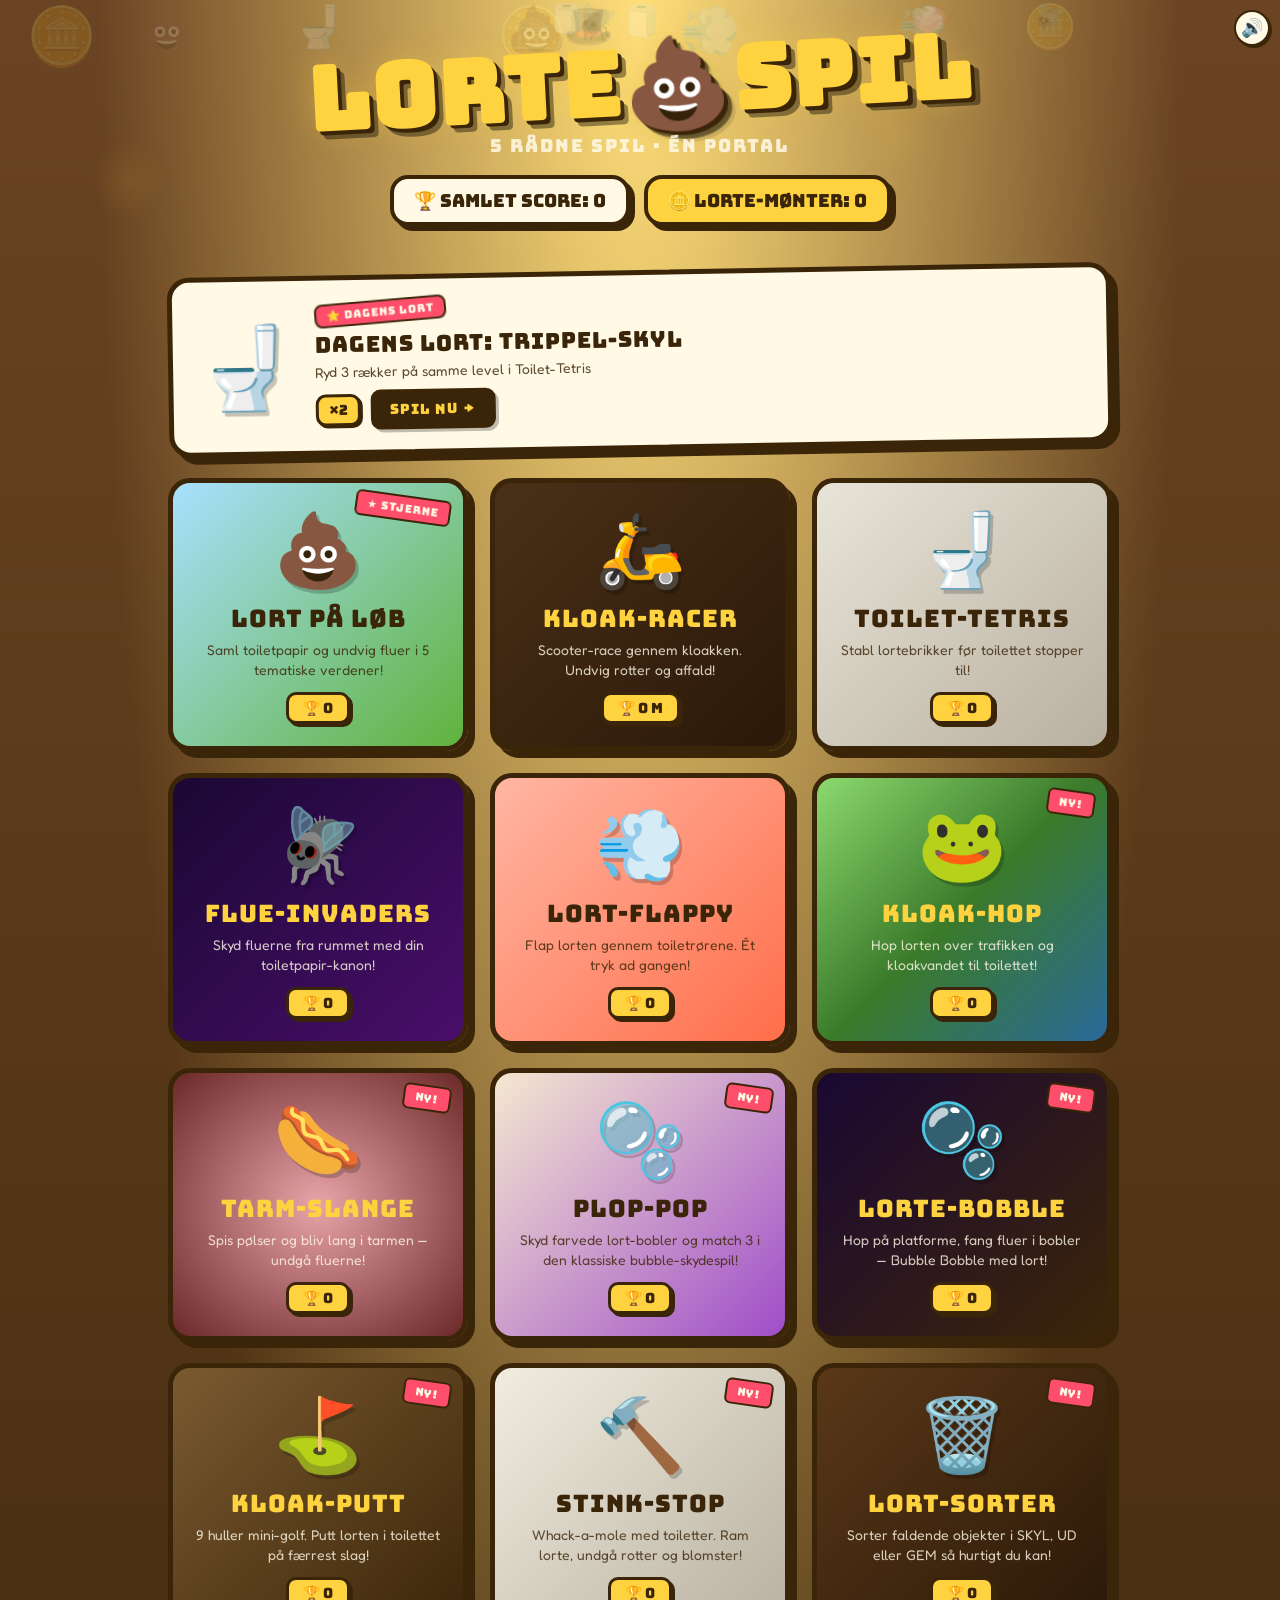
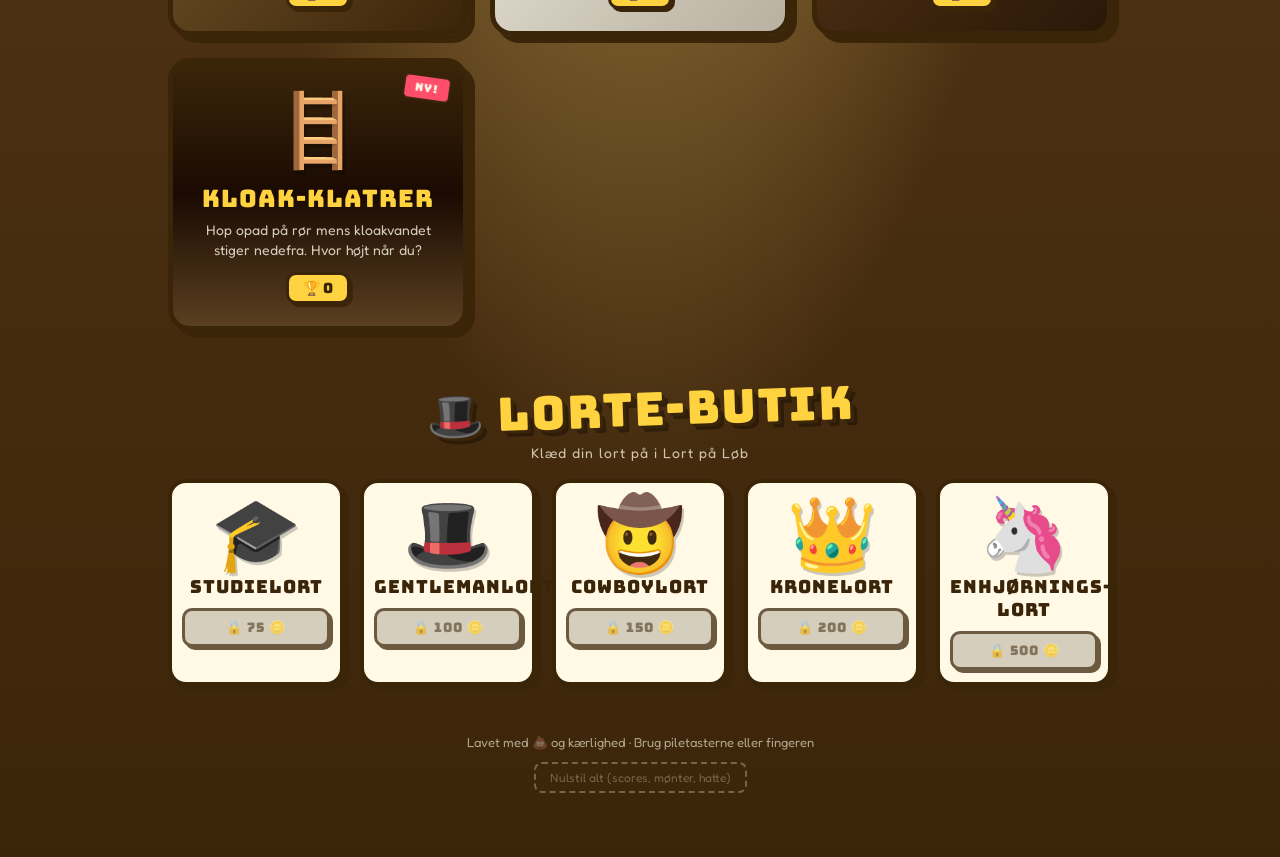
<file: index.html>
<!DOCTYPE html>
<html lang="da">
<head>
<meta charset="UTF-8">
<meta name="viewport" content="width=device-width, initial-scale=1.0, user-scalable=no, viewport-fit=cover">
<title>Lortespil - Portal</title>
<link href="https://fonts.googleapis.com/css2?family=Bungee&family=Fredoka:wght@500;600&display=swap" rel="stylesheet">
<link rel="stylesheet" href="lortespil.css">
<script src="lortespil.js" defer></script>
<style>
  * { margin: 0; padding: 0; box-sizing: border-box; -webkit-tap-highlight-color: transparent; }
  html, body { min-height: 100%; font-family: 'Fredoka', sans-serif; }
  body {
    background:
      radial-gradient(ellipse at top, #ffdf7a 0%, transparent 60%),
      linear-gradient(180deg, #6b4423 0%, #3b2509 100%);
    min-height: 100vh;
    padding: 24px 16px 64px;
    position: relative;
    overflow-x: hidden;
  }
  body::before, body::after {
    content: '';
    position: fixed;
    inset: 0;
    pointer-events: none;
    z-index: 0;
  }
  body::before {
    background-image:
      radial-gradient(circle at 10% 20%, rgba(255,210,63,0.08) 0, transparent 40px),
      radial-gradient(circle at 80% 60%, rgba(255,210,63,0.06) 0, transparent 40px),
      radial-gradient(circle at 30% 80%, rgba(255,210,63,0.06) 0, transparent 30px),
      radial-gradient(circle at 70% 15%, rgba(255,210,63,0.08) 0, transparent 40px);
  }
  .floating-emojis {
    position: fixed;
    inset: 0;
    z-index: 0;
    pointer-events: none;
    overflow: hidden;
  }
  .float-e {
    position: absolute;
    font-size: 40px;
    opacity: 0.18;
    animation: floatUp 18s linear infinite;
  }
  @keyframes floatUp {
    0% { transform: translateY(110vh) rotate(0deg); }
    100% { transform: translateY(-20vh) rotate(360deg); }
  }
  .container {
    max-width: 960px;
    margin: 0 auto;
    position: relative;
    z-index: 1;
  }
  header {
    text-align: center;
    margin-bottom: 24px;
    padding: 20px;
  }
  h1 {
    font-family: 'Bungee', sans-serif;
    font-size: clamp(52px, 12vw, 88px);
    color: #ffd23f;
    text-shadow:
      4px 4px 0 #3b2509,
      8px 8px 0 rgba(0,0,0,0.4),
      0 0 30px rgba(255,210,63,0.3);
    line-height: 0.9;
    letter-spacing: 2px;
    transform: rotate(-3deg);
    display: inline-block;
    margin-bottom: 10px;
  }
  h1 .emoji {
    font-family: 'Apple Color Emoji', 'Segoe UI Emoji', sans-serif;
    -webkit-text-fill-color: initial;
    filter: drop-shadow(3px 3px 0 rgba(0,0,0,0.3));
  }
  .subtitle {
    font-family: 'Bungee', sans-serif;
    color: #fff9e6;
    font-size: 18px;
    letter-spacing: 2px;
    opacity: 0.85;
  }
  .badges {
    display: flex;
    justify-content: center;
    gap: 14px;
    margin-top: 18px;
    flex-wrap: wrap;
  }
  .badge {
    background: #fff9e6;
    border: 4px solid #3b2509;
    border-radius: 18px;
    padding: 10px 20px;
    font-family: 'Bungee', sans-serif;
    color: #3b2509;
    box-shadow: 5px 5px 0 #3b2509;
    font-size: 18px;
  }
  .badge.coins { background: #ffd23f; }

  /* Daily banner */
  .daily-banner {
    background: #fff9e6;
    border: 5px solid #3b2509;
    border-radius: 22px;
    padding: 20px 22px;
    box-shadow: 7px 7px 0 #3b2509;
    display: flex;
    align-items: center;
    gap: 20px;
    margin: 0 8px 28px;
    position: relative;
    transform: rotate(-1deg);
    animation: dailyPulse 2.4s infinite alternate ease-in-out;
    overflow: hidden;
  }
  @keyframes dailyPulse {
    0%   { box-shadow: 7px 7px 0 #3b2509, 0 0 0 rgba(255,210,63,0); }
    100% { box-shadow: 7px 7px 0 #3b2509, 0 0 32px rgba(255,210,63,0.85); }
  }
  .daily-emoji {
    font-size: 80px;
    flex-shrink: 0;
    animation: bobbing 2.5s infinite alternate ease-in-out;
    filter: drop-shadow(3px 4px 0 rgba(0,0,0,0.22));
  }
  .daily-info { flex: 1; min-width: 0; }
  .daily-label {
    display: inline-block;
    background: #ff4e6b;
    color: #fff9e6;
    font-family: 'Bungee', sans-serif;
    padding: 3px 10px;
    border-radius: 8px;
    border: 2px solid #3b2509;
    font-size: 11px;
    letter-spacing: 1px;
    transform: rotate(-4deg);
    margin-bottom: 6px;
  }
  .daily-title {
    font-family: 'Bungee', sans-serif;
    color: #3b2509;
    font-size: 22px;
    letter-spacing: 1px;
    margin-bottom: 4px;
  }
  .daily-desc {
    color: #3b2509;
    font-size: 14px;
    opacity: 0.82;
    margin-bottom: 10px;
  }
  .daily-actions {
    display: flex;
    gap: 10px;
    align-items: center;
    flex-wrap: wrap;
  }
  .daily-mult {
    background: #ffd23f;
    border: 3px solid #3b2509;
    border-radius: 10px;
    font-family: 'Bungee', sans-serif;
    font-size: 14px;
    padding: 4px 10px;
    color: #3b2509;
    box-shadow: 2px 2px 0 #3b2509;
  }
  .daily-btn {
    background: #3b2509;
    color: #ffd23f;
    font-family: 'Bungee', sans-serif;
    font-size: 14px;
    padding: 8px 16px;
    border-radius: 10px;
    border: 3px solid #3b2509;
    box-shadow: 3px 3px 0 rgba(0,0,0,0.25);
    text-decoration: none;
    letter-spacing: 1px;
  }
  .daily-done {
    position: absolute;
    inset: 0;
    background: rgba(93,160,70,0.85);
    color: #fff9e6;
    display: flex;
    align-items: center;
    justify-content: center;
    font-family: 'Bungee', sans-serif;
    font-size: 28px;
    text-shadow: 3px 3px 0 #1e4010;
    letter-spacing: 2px;
    transform: rotate(-5deg);
  }

  .grid {
    display: grid;
    grid-template-columns: repeat(auto-fill, minmax(280px, 1fr));
    gap: 22px;
    padding: 0 8px;
  }
  .game-card {
    background: #fff9e6;
    border: 5px solid #3b2509;
    border-radius: 22px;
    padding: 22px;
    box-shadow: 7px 7px 0 #3b2509;
    cursor: pointer;
    transition: transform 0.15s, box-shadow 0.15s;
    text-decoration: none;
    color: #3b2509;
    display: flex;
    flex-direction: column;
    align-items: center;
    text-align: center;
    position: relative;
    overflow: hidden;
  }
  .game-card:hover {
    transform: translate(-3px, -3px) rotate(-1deg);
    box-shadow: 10px 10px 0 #3b2509;
  }
  .game-card:active {
    transform: translate(4px, 4px);
    box-shadow: 3px 3px 0 #3b2509;
  }
  .card-bg {
    position: absolute;
    inset: 0;
    opacity: 0.18;
    z-index: 0;
  }
  .card-content {
    position: relative;
    z-index: 1;
    display: flex;
    flex-direction: column;
    align-items: center;
    width: 100%;
  }
  .game-emoji {
    font-size: 72px;
    margin-bottom: 10px;
    filter: drop-shadow(3px 4px 0 rgba(0,0,0,0.2));
    animation: bobbing 2.5s infinite alternate ease-in-out;
  }
  @keyframes bobbing {
    0% { transform: translateY(0) rotate(-5deg); }
    100% { transform: translateY(-6px) rotate(5deg); }
  }
  .game-card:nth-child(2n) .game-emoji { animation-delay: -0.5s; }
  .game-card:nth-child(3n) .game-emoji { animation-delay: -1s; }
  .game-title {
    font-family: 'Bungee', sans-serif;
    font-size: 24px;
    margin-bottom: 6px;
    letter-spacing: 1px;
  }
  .game-desc {
    font-size: 14px;
    opacity: 0.8;
    line-height: 1.4;
    margin-bottom: 12px;
    min-height: 40px;
  }
  .game-high {
    background: #ffd23f;
    border: 3px solid #3b2509;
    border-radius: 10px;
    padding: 4px 14px;
    font-family: 'Bungee', sans-serif;
    font-size: 14px;
    box-shadow: 3px 3px 0 #3b2509;
  }
  .tag {
    position: absolute;
    top: 12px;
    right: 12px;
    background: #ff4e6b;
    color: #fff9e6;
    font-family: 'Bungee', sans-serif;
    font-size: 11px;
    padding: 4px 10px;
    border-radius: 6px;
    border: 2px solid #3b2509;
    transform: rotate(8deg);
    z-index: 2;
    letter-spacing: 1px;
  }

  /* Hat shop */
  .shop-section {
    margin: 48px 8px 0;
  }
  .shop-header {
    text-align: center;
    margin-bottom: 18px;
  }
  .shop-title {
    font-family: 'Bungee', sans-serif;
    color: #ffd23f;
    font-size: clamp(30px, 7vw, 46px);
    letter-spacing: 2px;
    text-shadow: 3px 3px 0 #3b2509, 6px 6px 0 rgba(0,0,0,0.35);
    transform: rotate(-2deg);
    display: inline-block;
  }
  .shop-sub {
    color: #fff9e6;
    font-size: 14px;
    opacity: 0.75;
    margin-top: 4px;
    letter-spacing: 1px;
  }
  .hat-grid {
    display: grid;
    grid-template-columns: repeat(auto-fit, minmax(150px, 1fr));
    gap: 16px;
    margin-top: 16px;
  }
  .hat-card {
    background: #fff9e6;
    border: 4px solid #3b2509;
    border-radius: 18px;
    padding: 14px 10px 12px;
    box-shadow: 5px 5px 0 #3b2509;
    text-align: center;
    position: relative;
    transition: transform 0.1s;
  }
  .hat-card.equipped {
    background: linear-gradient(135deg, #ffd23f 0%, #ffeb80 100%);
    transform: rotate(-2deg);
  }
  .hat-emoji {
    font-size: 72px;
    line-height: 1;
    margin-bottom: 6px;
    filter: drop-shadow(2px 3px 0 rgba(0,0,0,0.2));
    animation: bobbing 2.5s infinite alternate ease-in-out;
  }
  .hat-name {
    font-family: 'Bungee', sans-serif;
    font-size: 18px;
    color: #3b2509;
    letter-spacing: 1px;
    margin-bottom: 10px;
  }
  .hat-btn {
    display: inline-block;
    width: 100%;
    font-family: 'Bungee', sans-serif;
    font-size: 13px;
    padding: 8px 10px;
    border-radius: 10px;
    border: 3px solid #3b2509;
    cursor: pointer;
    letter-spacing: 1px;
    box-shadow: 3px 3px 0 #3b2509;
    transition: transform 0.08s, box-shadow 0.08s;
    color: #3b2509;
  }
  .hat-btn:active { transform: translate(2px,2px); box-shadow: 1px 1px 0 #3b2509; }
  .hat-btn.locked { background: #c8c0b0; color: #5a4a30; cursor: not-allowed; opacity: 0.75; }
  .hat-btn.buy { background: #ffd23f; }
  .hat-btn.equip { background: #8dd96e; color: #1e4010; }
  .hat-btn.equipped-stamp {
    background: repeating-linear-gradient(45deg, #ffd23f, #ffd23f 8px, #ffeb80 8px, #ffeb80 16px);
    cursor: pointer;
  }
  .hidden { display: none !important; }
  .hat-card.shake { animation: hatShake 0.4s; }
  @keyframes hatShake {
    0%, 100% { transform: translate(0, 0); }
    20% { transform: translate(-6px, 2px) rotate(-2deg); }
    40% { transform: translate(5px, -2px) rotate(2deg); }
    60% { transform: translate(-4px, -2px) rotate(-1deg); }
    80% { transform: translate(4px, 2px) rotate(1deg); }
  }

  footer {
    text-align: center;
    margin-top: 48px;
    color: #fff9e6;
    opacity: 0.6;
    font-size: 13px;
    position: relative;
    z-index: 1;
  }
  .reset-btn {
    background: transparent;
    border: 2px dashed #fff9e6;
    color: #fff9e6;
    font-family: 'Fredoka', sans-serif;
    font-size: 12px;
    padding: 6px 14px;
    border-radius: 8px;
    cursor: pointer;
    opacity: 0.5;
    margin-top: 12px;
  }
  .reset-btn:hover { opacity: 1; }
</style>
</head>
<body>
<div class="floating-emojis" id="floats"></div>
<div class="container">
  <header>
    <h1>Lorte<span class="emoji">💩</span>spil</h1>
    <div class="subtitle">5 RÅDNE SPIL · ÉN PORTAL</div>
    <div class="badges">
      <div class="badge">🏆 Samlet score: <span id="total-score">0</span></div>
      <div class="badge coins">🪙 Lorte-mønter: <span id="coin-balance">0</span></div>
    </div>
  </header>

  <div id="daily-banner" class="daily-banner" style="display:none;">
    <div class="daily-emoji" id="daily-emoji">💩</div>
    <div class="daily-info">
      <div class="daily-label">⭐ DAGENS LORT</div>
      <div class="daily-title" id="daily-title">Dagens udfordring</div>
      <div class="daily-desc" id="daily-desc">Klar den særlige udfordring i dag!</div>
      <div class="daily-actions">
        <div class="daily-mult" id="daily-mult">×2</div>
        <a class="daily-btn" id="daily-btn" href="#">SPIL NU →</a>
      </div>
    </div>
    <div class="daily-done hidden" id="daily-done">✅ FULDFØRT!</div>
  </div>

  <div class="grid">
    <a class="game-card" href="lort-paa-loeb.html" style="background:linear-gradient(135deg,#a8e0ff 0%,#5fb33c 100%);">
      <div class="tag">★ STJERNE</div>
      <div class="card-content">
        <div class="game-emoji">💩</div>
        <div class="game-title">Lort på Løb</div>
        <div class="game-desc">Saml toiletpapir og undvig fluer i 5 tematiske verdener!</div>
        <div class="game-high">🏆 <span data-game="poop_highscore">0</span></div>
      </div>
    </a>

    <a class="game-card" href="kloak-racer.html" style="background:linear-gradient(135deg,#4a3018 0%,#2a1808 100%);color:#fff9e6;">
      <div class="card-content">
        <div class="game-emoji">🛵</div>
        <div class="game-title" style="color:#ffd23f;">Kloak-Racer</div>
        <div class="game-desc">Scooter-race gennem kloakken. Undvig rotter og affald!</div>
        <div class="game-high" style="color:#3b2509;">🏆 <span data-game="racer_highscore">0</span> m</div>
      </div>
    </a>

    <a class="game-card" href="toilet-tetris.html" style="background:linear-gradient(135deg,#e8e4d8 0%,#b8b0a0 100%);">
      <div class="card-content">
        <div class="game-emoji">🚽</div>
        <div class="game-title">Toilet-Tetris</div>
        <div class="game-desc">Stabl lortebrikker før toilettet stopper til!</div>
        <div class="game-high">🏆 <span data-game="tetris_highscore">0</span></div>
      </div>
    </a>

    <a class="game-card" href="flue-invaders.html" style="background:linear-gradient(135deg,#1a0833 0%,#4a0e6b 100%);color:#fff9e6;">
      <div class="card-content">
        <div class="game-emoji">🪰</div>
        <div class="game-title" style="color:#ffd23f;">Flue-Invaders</div>
        <div class="game-desc">Skyd fluerne fra rummet med din toiletpapir-kanon!</div>
        <div class="game-high" style="color:#3b2509;">🏆 <span data-game="invaders_highscore">0</span></div>
      </div>
    </a>

    <a class="game-card" href="lort-flappy.html" style="background:linear-gradient(135deg,#ffb6a3 0%,#ff6e4a 100%);">
      <div class="card-content">
        <div class="game-emoji">💨</div>
        <div class="game-title">Lort-Flappy</div>
        <div class="game-desc">Flap lorten gennem toiletrørene. Ét tryk ad gangen!</div>
        <div class="game-high">🏆 <span data-game="flappy_highscore">0</span></div>
      </div>
    </a>

    <a class="game-card" href="kloak-hop.html" style="background:linear-gradient(135deg,#8dd96e 0%,#3a7a2a 50%,#2a6a9a 100%);color:#fff9e6;">
      <div class="tag">NY!</div>
      <div class="card-content">
        <div class="game-emoji">🐸</div>
        <div class="game-title" style="color:#ffd23f;">Kloak-Hop</div>
        <div class="game-desc">Hop lorten over trafikken og kloakvandet til toilettet!</div>
        <div class="game-high" style="color:#3b2509;">🏆 <span data-game="hop_highscore">0</span></div>
      </div>
    </a>

    <a class="game-card" href="tarm-slange.html" style="background:radial-gradient(ellipse at center,#e8a4a8 0%,#6b2828 100%);color:#fff9e6;">
      <div class="tag">NY!</div>
      <div class="card-content">
        <div class="game-emoji">🌭</div>
        <div class="game-title" style="color:#ffd23f;">Tarm-Slange</div>
        <div class="game-desc">Spis pølser og bliv lang i tarmen — undgå fluerne!</div>
        <div class="game-high" style="color:#3b2509;">🏆 <span data-game="snake_highscore">0</span></div>
      </div>
    </a>

    <a class="game-card" href="plop-pop.html" style="background:linear-gradient(135deg,#f5e8d0 0%,#a04ec8 100%);">
      <div class="tag">NY!</div>
      <div class="card-content">
        <div class="game-emoji">🫧</div>
        <div class="game-title">Plop-Pop</div>
        <div class="game-desc">Skyd farvede lort-bobler og match 3 i den klassiske bubble-skydespil!</div>
        <div class="game-high">🏆 <span data-game="plop_highscore">0</span></div>
      </div>
    </a>

    <a class="game-card" href="lorte-bobble.html" style="background:linear-gradient(135deg,#1a0833 0%,#3b2509 100%);color:#fff9e6;">
      <div class="tag">NY!</div>
      <div class="card-content">
        <div class="game-emoji">🫧</div>
        <div class="game-title" style="color:#ffd23f;">Lorte-Bobble</div>
        <div class="game-desc">Hop på platforme, fang fluer i bobler — Bubble Bobble med lort!</div>
        <div class="game-high" style="color:#3b2509;">🏆 <span data-game="bobble_highscore">0</span></div>
      </div>
    </a>

    <a class="game-card" href="kloak-putt.html" style="background:linear-gradient(135deg,#7a5a30 0%,#3b2509 100%);color:#fff9e6;">
      <div class="tag">NY!</div>
      <div class="card-content">
        <div class="game-emoji">⛳</div>
        <div class="game-title" style="color:#ffd23f;">Kloak-Putt</div>
        <div class="game-desc">9 huller mini-golf. Putt lorten i toilettet på færrest slag!</div>
        <div class="game-high" style="color:#3b2509;">🏆 <span data-game="putt_highscore">0</span></div>
      </div>
    </a>

    <a class="game-card" href="stink-stop.html" style="background:linear-gradient(135deg,#f0ede0 0%,#b8b0a0 100%);">
      <div class="tag">NY!</div>
      <div class="card-content">
        <div class="game-emoji">🔨</div>
        <div class="game-title">Stink-Stop</div>
        <div class="game-desc">Whack-a-mole med toiletter. Ram lorte, undgå rotter og blomster!</div>
        <div class="game-high">🏆 <span data-game="stink_highscore">0</span></div>
      </div>
    </a>

    <a class="game-card" href="lort-sorter.html" style="background:linear-gradient(135deg,#5a3818 0%,#2a1808 100%);color:#fff9e6;">
      <div class="tag">NY!</div>
      <div class="card-content">
        <div class="game-emoji">🗑️</div>
        <div class="game-title" style="color:#ffd23f;">Lort-Sorter</div>
        <div class="game-desc">Sorter faldende objekter i SKYL, UD eller GEM så hurtigt du kan!</div>
        <div class="game-high" style="color:#3b2509;">🏆 <span data-game="sorter_highscore">0</span></div>
      </div>
    </a>

    <a class="game-card" href="kloak-klatrer.html" style="background:linear-gradient(180deg,#3b2509 0%,#1a0a02 50%,#5a4020 100%);color:#fff9e6;">
      <div class="tag">NY!</div>
      <div class="card-content">
        <div class="game-emoji">🪜</div>
        <div class="game-title" style="color:#ffd23f;">Kloak-Klatrer</div>
        <div class="game-desc">Hop opad på rør mens kloakvandet stiger nedefra. Hvor højt når du?</div>
        <div class="game-high" style="color:#3b2509;">🏆 <span data-game="klatrer_highscore">0</span></div>
      </div>
    </a>
  </div>

  <section class="shop-section" id="shop-section" style="display:none;">
    <div class="shop-header">
      <div class="shop-title">🎩 LORTE-BUTIK</div>
      <div class="shop-sub">Klæd din lort på i Lort på Løb</div>
    </div>
    <div class="hat-grid" id="hat-grid"></div>
  </section>

  <footer>
    <div>Lavet med 💩 og kærlighed · Brug piletasterne eller fingeren</div>
    <button class="reset-btn" onclick="resetAll()">Nulstil alt (scores, mønter, hatte)</button>
  </footer>
</div>

<script>
  const GAME_EMOJI = {
    poop: '💩', racer: '🛵', tetris: '🚽', invaders: '🪰', flappy: '💨',
    hop: '🐸', snake: '🌭', plop: '🫧', bobble: '🫧', putt: '⛳',
    stink: '🔨', sorter: '🗑️', klatrer: '🪜'
  };
  const GAME_LINK = {
    poop: 'lort-paa-loeb.html',
    racer: 'kloak-racer.html',
    tetris: 'toilet-tetris.html',
    invaders: 'flue-invaders.html',
    flappy: 'lort-flappy.html',
    hop: 'kloak-hop.html',
    snake: 'tarm-slange.html',
    plop: 'plop-pop.html',
    bobble: 'lorte-bobble.html',
    putt: 'kloak-putt.html',
    stink: 'stink-stop.html',
    sorter: 'lort-sorter.html',
    klatrer: 'kloak-klatrer.html'
  };

  // Fallback: original simple score-listing behavior
  function loadScores() {
    let total = 0;
    document.querySelectorAll('[data-game]').forEach(el => {
      const key = el.getAttribute('data-game');
      const val = parseInt(localStorage.getItem(key) || '0', 10);
      el.textContent = val;
      total += val;
    });
    document.getElementById('total-score').textContent = total;
  }

  function renderScores() {
    loadScores();
    if (window.LS) {
      try {
        document.getElementById('coin-balance').textContent = LS.getCoins();
      } catch (e) { /* ignore */ }
    }
  }

  function renderDaily() {
    const banner = document.getElementById('daily-banner');
    if (!window.LS || !LS.getDaily) {
      banner.style.display = 'none';
      return;
    }
    let daily;
    try { daily = LS.getDaily(); } catch (e) { daily = null; }
    if (!daily) {
      banner.style.display = 'none';
      return;
    }
    banner.style.display = 'flex';
    const emoji = GAME_EMOJI[daily.gameKey] || '💩';
    const link = GAME_LINK[daily.gameKey] || '#';
    document.getElementById('daily-emoji').textContent = emoji;
    document.getElementById('daily-title').textContent = daily.title || 'Dagens lort';
    document.getElementById('daily-desc').textContent = daily.desc || '';
    const multEl = document.getElementById('daily-mult');
    if (daily.multiplier) {
      multEl.style.display = 'inline-block';
      multEl.textContent = '×' + daily.multiplier;
    } else {
      multEl.style.display = 'none';
    }
    document.getElementById('daily-btn').href = link;
    const doneEl = document.getElementById('daily-done');
    if (daily.completed) {
      doneEl.classList.remove('hidden');
    } else {
      doneEl.classList.add('hidden');
    }
  }

  function renderHatShop() {
    const section = document.getElementById('shop-section');
    const grid = document.getElementById('hat-grid');
    if (!window.LS || !LS.HATS) {
      section.style.display = 'none';
      return;
    }
    section.style.display = 'block';
    grid.innerHTML = '';
    const coins = (function(){ try { return LS.getCoins(); } catch(e){ return 0; } })();
    const unlocked = (function(){ try { return LS.getUnlockedHats() || []; } catch(e){ return []; } })();
    const equipped = (function(){ try { return LS.getEquippedHat() || ''; } catch(e){ return ''; } })();

    LS.HATS.forEach(hat => {
      const card = document.createElement('div');
      card.className = 'hat-card';
      const isUnlocked = unlocked.indexOf(hat.emoji) !== -1;
      const isEquipped = equipped === hat.emoji;
      if (isEquipped) card.classList.add('equipped');

      const emojiEl = document.createElement('div');
      emojiEl.className = 'hat-emoji';
      emojiEl.textContent = hat.emoji;
      card.appendChild(emojiEl);

      const nameEl = document.createElement('div');
      nameEl.className = 'hat-name';
      nameEl.textContent = hat.name || '';
      card.appendChild(nameEl);

      const btn = document.createElement('button');
      btn.className = 'hat-btn';
      let state; // 'locked' | 'buy' | 'equip' | 'equipped'
      if (isEquipped) state = 'equipped';
      else if (isUnlocked) state = 'equip';
      else if (coins >= (hat.price || 0)) state = 'buy';
      else state = 'locked';

      if (state === 'locked') {
        btn.classList.add('locked');
        btn.innerHTML = '🔒 ' + (hat.price || 0) + ' 🪙';
      } else if (state === 'buy') {
        btn.classList.add('buy');
        btn.innerHTML = 'KØB ' + (hat.price || 0) + ' 🪙';
      } else if (state === 'equip') {
        btn.classList.add('equip');
        btn.textContent = 'TAG PÅ';
      } else if (state === 'equipped') {
        btn.classList.add('equipped-stamp');
        btn.textContent = '✓ BÆRES NU';
      }

      btn.addEventListener('click', (e) => {
        e.preventDefault();
        if (!window.LS) return;
        if (state === 'locked') {
          card.classList.remove('shake');
          // Force reflow for animation restart
          void card.offsetWidth;
          card.classList.add('shake');
          if (LS.toast) LS.toast('Skal bruge ' + (hat.price || 0) + ' 🪙!');
          return;
        }
        if (state === 'buy') {
          try {
            if (LS.spendCoins(hat.price || 0)) {
              LS.unlockHat(hat.emoji);
              if (LS.sfx && LS.sfx.play) LS.sfx.play('coin');
              if (LS.toast) LS.toast('🎉 Købt!');
              renderAll();
            }
          } catch (err) { /* ignore */ }
          return;
        }
        if (state === 'equip') {
          try {
            LS.setEquippedHat(hat.emoji);
            if (LS.sfx && LS.sfx.play) LS.sfx.play('click');
            renderAll();
          } catch (err) { /* ignore */ }
          return;
        }
        if (state === 'equipped') {
          try {
            LS.setEquippedHat('');
            if (LS.sfx && LS.sfx.play) LS.sfx.play('click');
            renderAll();
          } catch (err) { /* ignore */ }
          return;
        }
      });

      card.appendChild(btn);
      grid.appendChild(card);
    });
  }

  function renderAll() {
    renderScores();
    renderDaily();
    renderHatShop();
  }

  function resetAll() {
    if (!confirm('Sikker på at du vil nulstille ALT? Highscores, mønter, hatte og dagens lort forsvinder.')) return;
    const keys = [
      'poop_highscore','racer_highscore','tetris_highscore','invaders_highscore','flappy_highscore',
      'hop_highscore','snake_highscore','plop_highscore','bobble_highscore','putt_highscore',
      'stink_highscore','sorter_highscore','klatrer_highscore',
      'poop_unlocked',
      'lorte_coins','lorte_equipped_hat','lorte_unlocked_hats','lorte_daily_state','lorte_muted'
    ];
    keys.forEach(k => localStorage.removeItem(k));
    // Also clear any lorte_* keys that may have been added
    try {
      Object.keys(localStorage).filter(k => k.indexOf('lorte_') === 0).forEach(k => localStorage.removeItem(k));
    } catch (e) { /* ignore */ }
    renderAll();
  }

  // Initial render (works even without LS — fallback just shows scores)
  renderAll();

  // Re-render on visibility change (coming back from a game)
  document.addEventListener('visibilitychange', () => {
    if (!document.hidden) renderAll();
  });
  window.addEventListener('pageshow', () => renderAll());
  window.addEventListener('focus', () => renderAll());

  // LS might be loaded by the deferred script — re-render when DOM is ready
  document.addEventListener('DOMContentLoaded', () => {
    renderAll();
    if (window.LS && LS.mountMuteButton) {
      try { LS.mountMuteButton(); } catch (e) { /* ignore */ }
    }
  });

  // Floating background emojis
  const emojis = ['💩','🧻','🪰','🚽','💨','🏆','✨','🧼','🪙','🎩'];
  const floats = document.getElementById('floats');
  for (let i=0; i<14; i++) {
    const e = document.createElement('div');
    e.className = 'float-e';
    e.textContent = emojis[Math.floor(Math.random()*emojis.length)];
    e.style.left = Math.random()*100 + 'vw';
    e.style.animationDelay = (-Math.random()*18) + 's';
    e.style.animationDuration = (12 + Math.random()*14) + 's';
    e.style.fontSize = (28 + Math.random()*30) + 'px';
    floats.appendChild(e);
  }
</script>
</body>
</html>
</file>
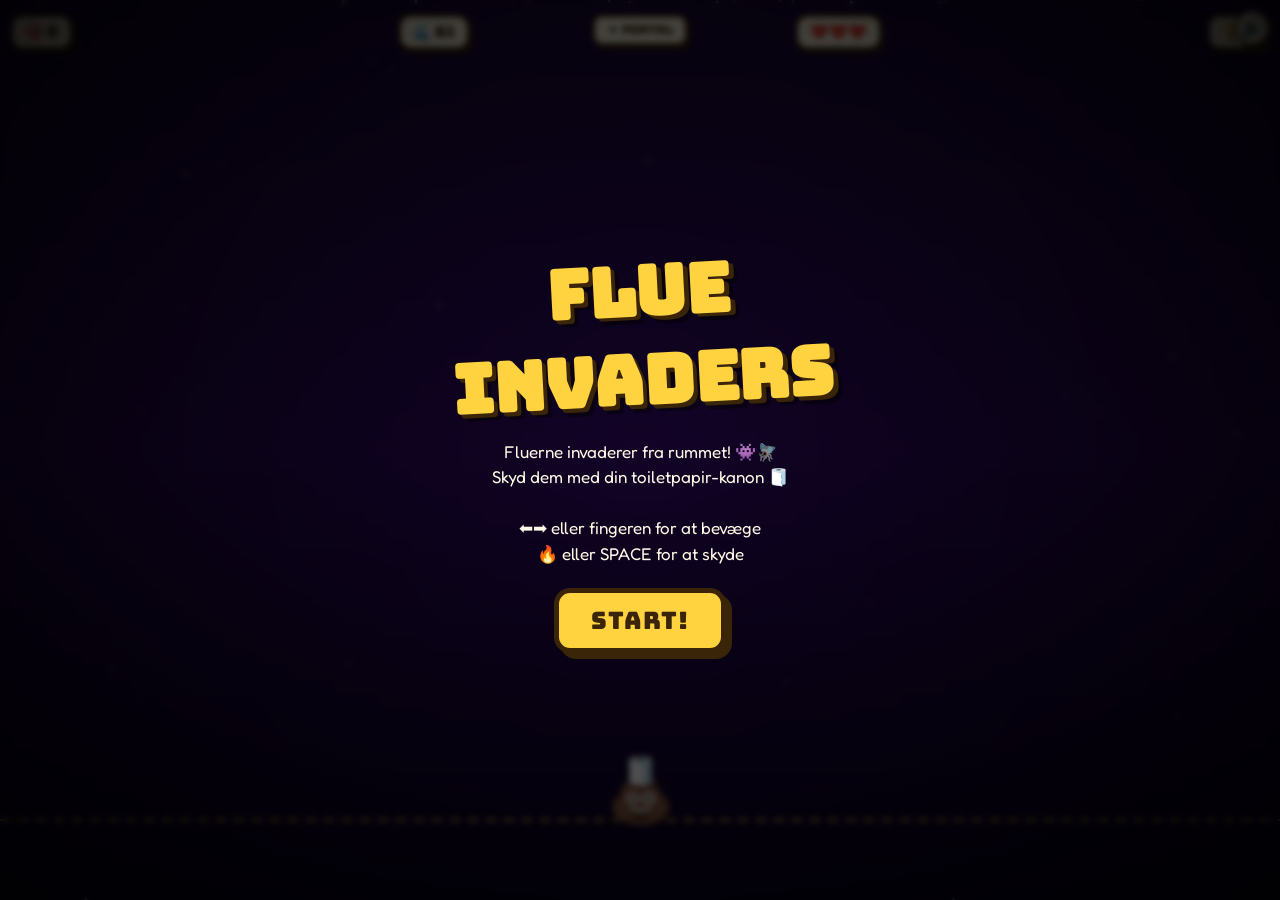
<file: flue-invaders.html>
<!DOCTYPE html>
<html lang="da">
<head>
<meta charset="UTF-8">
<meta name="viewport" content="width=device-width, initial-scale=1.0, user-scalable=no, viewport-fit=cover">
<title>Flue-Invaders</title>
<link href="https://fonts.googleapis.com/css2?family=Bungee&family=Fredoka:wght@500;600&display=swap" rel="stylesheet">
<link rel="stylesheet" href="lortespil.css">
<script src="lortespil.js" defer></script>
<style>
  * { margin: 0; padding: 0; box-sizing: border-box; user-select: none; -webkit-tap-highlight-color: transparent; }
  html, body { height: 100%; overflow: hidden; font-family: 'Fredoka', sans-serif; background: #0a0220; }
  body { touch-action: none; position: fixed; width: 100%; }
  #game { position: relative; width: 100vw; height: 100vh; overflow: hidden; }
  canvas { display: block; width: 100%; height: 100%; }

  #hud {
    position: absolute;
    top: max(14px, env(safe-area-inset-top));
    left: 10px;
    right: 10px;
    display: flex;
    justify-content: space-between;
    z-index: 10;
    pointer-events: none;
    gap: 6px;
    flex-wrap: wrap;
  }
  .score-card {
    background: #fff9e6;
    border: 3px solid #3b2509;
    border-radius: 12px;
    padding: 5px 12px;
    font-family: 'Bungee', sans-serif;
    font-size: 15px;
    color: #3b2509;
    box-shadow: 3px 3px 0 #3b2509;
  }
  .back-btn {
    position: absolute;
    top: max(14px, env(safe-area-inset-top));
    left: 50%;
    transform: translateX(-50%);
    z-index: 11;
    background: #fff9e6;
    border: 3px solid #3b2509;
    border-radius: 10px;
    padding: 5px 12px;
    font-family: 'Bungee', sans-serif;
    font-size: 12px;
    color: #3b2509;
    text-decoration: none;
    box-shadow: 3px 3px 0 #3b2509;
    display: none;
  }
  body:not(.playing) .back-btn { display: block; }
  .overlay {
    position: absolute;
    inset: 0;
    background: radial-gradient(circle at center, rgba(0,0,0,0.55), rgba(0,0,0,0.9));
    display: flex;
    flex-direction: column;
    align-items: center;
    justify-content: center;
    z-index: 100;
    text-align: center;
    padding: 24px;
    backdrop-filter: blur(3px);
    -webkit-backdrop-filter: blur(3px);
  }
  .overlay h1 {
    font-family: 'Bungee', sans-serif;
    font-size: clamp(40px, 11vw, 68px);
    color: #ffd23f;
    text-shadow: 4px 4px 0 #3b2509, 8px 8px 0 rgba(0,0,0,0.4);
    margin-bottom: 14px;
    transform: rotate(-3deg);
  }
  .overlay p {
    color: #fff9e6;
    font-size: 17px;
    margin-bottom: 22px;
    max-width: 380px;
    line-height: 1.5;
  }
  .btn {
    background: #ffd23f;
    border: 5px solid #3b2509;
    color: #3b2509;
    font-family: 'Bungee', sans-serif;
    font-size: 24px;
    padding: 12px 32px;
    border-radius: 16px;
    cursor: pointer;
    box-shadow: 6px 6px 0 #3b2509;
    transition: transform 0.08s, box-shadow 0.08s;
    letter-spacing: 1px;
  }
  .btn:active { transform: translate(4px, 4px); box-shadow: 2px 2px 0 #3b2509; }
  .hidden { display: none !important; }
  .new-best {
    display: inline-block;
    background: #ff4e6b;
    color: #fff9e6;
    font-family: 'Bungee', sans-serif;
    padding: 5px 12px;
    border-radius: 10px;
    border: 3px solid #3b2509;
    transform: rotate(-3deg);
    margin-bottom: 14px;
    font-size: 15px;
    box-shadow: 3px 3px 0 #3b2509;
  }
  #fire-btn {
    position: absolute;
    right: 20px;
    bottom: max(20px, env(safe-area-inset-bottom));
    width: 90px;
    height: 90px;
    border-radius: 50%;
    background: #ff4e6b;
    border: 5px solid #3b2509;
    color: #fff9e6;
    font-family: 'Bungee', sans-serif;
    font-size: 28px;
    box-shadow: 5px 5px 0 #3b2509;
    z-index: 10;
    cursor: pointer;
    display: none;
  }
  #fire-btn:active { transform: translate(3px,3px); box-shadow: 2px 2px 0 #3b2509; }
  body.playing #fire-btn { display: block; }
  .lives {
    display: flex;
    gap: 2px;
  }
</style>
</head>
<body>
<a href="index.html" class="back-btn">← Portal</a>
<div id="game">
  <canvas id="c"></canvas>
  <div id="hud">
    <div class="score-card">🎯 <span id="score">0</span></div>
    <div class="score-card">🌊 B<span id="wave">1</span></div>
    <div class="score-card lives"><span id="lives">❤️❤️❤️</span></div>
    <div class="score-card">🏆 <span id="high">0</span></div>
  </div>
  <button id="fire-btn">🔥</button>

  <div id="start-overlay" class="overlay">
    <h1>FLUE<br>INVADERS</h1>
    <p>Fluerne invaderer fra rummet! 👾🪰<br>Skyd dem med din toiletpapir-kanon 🧻<br><br>
       ⬅➡ eller fingeren for at bevæge<br>🔥 eller SPACE for at skyde</p>
    <button class="btn" id="start-btn">START!</button>
  </div>

  <div id="game-over-overlay" class="overlay hidden">
    <div style="font-size:80px;margin-bottom:6px;animation:spin 0.8s;">🪰</div>
    <h1 id="go-title">GAME OVER!</h1>
    <p id="go-text">Du fik <b><span id="final">0</span></b> point<br>på bølge <b><span id="final-wave">1</span></b></p>
    <div id="new-best" class="new-best hidden">🎉 Ny rekord!</div>
    <button class="btn" id="restart-btn">PRØV IGEN</button>
  </div>
</div>
<style>
  @keyframes spin { from { transform: rotate(0) scale(0); } to { transform: rotate(540deg) scale(1); } }
</style>
<script>
const canvas = document.getElementById('c');
const ctx = canvas.getContext('2d');
let W = window.innerWidth, H = window.innerHeight;
let DPR = Math.min(window.devicePixelRatio || 1, 2);
function resize() {
  W = window.innerWidth; H = window.innerHeight;
  canvas.width = W * DPR; canvas.height = H * DPR;
  canvas.style.width = W + 'px'; canvas.style.height = H + 'px';
  ctx.setTransform(DPR, 0, 0, DPR, 0, 0);
}
resize();
window.addEventListener('resize', resize);

// Background stars
const stars = [];
for (let i=0; i<120; i++) {
  stars.push({
    x: Math.random() * 2000,
    y: Math.random() * 2000,
    size: Math.random()*2 + 0.5,
    speed: Math.random()*0.6 + 0.2,
    tw: Math.random()*Math.PI*2
  });
}

let player = { x: 0, y: 0, w: 56, h: 56, cooldown: 0, speed: 7 };
let bullets = []; // { x, y, vy, kind }
let enemies = []; // { x, y, kind, alive, alpha, row }
let enemyBullets = [];
let particles = [];
let powerUps = []; // { x, y, kind }
let wave = 1;
let score = 0;
let lives = 3;
let enemiesKilled = 0;
let livesLostThisRun = 0;
let running = false;
let weapon = 'normal'; // normal, triple, laser, shield
let weaponTimer = 0;
let enemyDir = 1;
let enemyDropTimer = 0;
let fireCooldown = 0;
let highScore = parseInt(localStorage.getItem('invaders_highscore') || '0', 10);
document.getElementById('high').textContent = highScore;

const scoreEl = document.getElementById('score');
const waveEl = document.getElementById('wave');
const livesEl = document.getElementById('lives');
const highEl = document.getElementById('high');
const startOverlay = document.getElementById('start-overlay');
const gameOverOverlay = document.getElementById('game-over-overlay');
const goTitle = document.getElementById('go-title');
const finalEl = document.getElementById('final');
const finalWaveEl = document.getElementById('final-wave');
const newBest = document.getElementById('new-best');

// Enemy types by row
const ENEMY_TYPES = {
  grunt: { emoji: '🪰', points: 10, hp: 1 },
  alien: { emoji: '👾', points: 20, hp: 1 },
  ufo:   { emoji: '🛸', points: 50, hp: 2 },
  boss:  { emoji: '🐛', points: 200, hp: 8 }
};

function spawnWave() {
  enemies = [];
  const cols = Math.min(8, 4 + Math.floor(wave/2));
  const rows = Math.min(5, 2 + Math.floor(wave/3));
  const isBossWave = wave % 5 === 0;
  if (isBossWave) {
    enemies.push({
      x: W/2, y: 120, kind: 'boss', type: ENEMY_TYPES.boss,
      alive: true, alpha: 1, row: 0, hp: ENEMY_TYPES.boss.hp + Math.floor(wave/5)*2,
      size: 70
    });
  } else {
    const spacing = Math.min(70, (W - 60) / cols);
    const startX = (W - (cols-1)*spacing) / 2;
    for (let r=0; r<rows; r++) {
      for (let c=0; c<cols; c++) {
        const kind = r === 0 ? 'ufo' : r <= 1 ? 'alien' : 'grunt';
        enemies.push({
          x: startX + c*spacing,
          y: 100 + r*50,
          kind,
          type: ENEMY_TYPES[kind],
          alive: true, alpha: 1, row: r,
          hp: ENEMY_TYPES[kind].hp,
          size: 38
        });
      }
    }
  }
  enemyDir = 1;
}

function draw() {
  // sky bg
  const g = ctx.createLinearGradient(0, 0, 0, H);
  g.addColorStop(0, '#1a0838');
  g.addColorStop(0.5, '#2a0858');
  g.addColorStop(1, '#0a0220');
  ctx.fillStyle = g;
  ctx.fillRect(0, 0, W, H);

  // stars
  for (const s of stars) {
    s.y += s.speed;
    s.tw += 0.05;
    if (s.y > H) { s.y = -10; s.x = Math.random()*W; }
    ctx.globalAlpha = 0.4 + Math.sin(s.tw)*0.3 + 0.3;
    ctx.fillStyle = '#fff9e6';
    ctx.fillRect(s.x, s.y, s.size, s.size);
  }
  ctx.globalAlpha = 1;

  // ground line
  ctx.strokeStyle = '#ffd23f';
  ctx.lineWidth = 2;
  ctx.setLineDash([10, 8]);
  ctx.beginPath();
  ctx.moveTo(0, H - 80);
  ctx.lineTo(W, H - 80);
  ctx.stroke();
  ctx.setLineDash([]);

  // Enemies
  for (const e of enemies) {
    if (!e.alive) {
      ctx.globalAlpha = e.alpha;
    }
    ctx.font = e.size + 'px serif';
    ctx.textAlign = 'center';
    ctx.textBaseline = 'middle';
    ctx.shadowColor = 'rgba(255,100,100,0.5)';
    ctx.shadowBlur = 10;
    const bob = Math.sin(performance.now()/300 + e.x) * 4;
    ctx.fillText(e.type.emoji, e.x, e.y + bob);
    ctx.shadowBlur = 0;
    // HP bar for boss
    if (e.kind === 'boss' && e.alive) {
      const maxHp = ENEMY_TYPES.boss.hp + Math.floor(wave/5)*2;
      ctx.fillStyle = '#3b2509';
      ctx.fillRect(e.x - 60, e.y + 40, 120, 10);
      ctx.fillStyle = '#ff4e6b';
      ctx.fillRect(e.x - 58, e.y + 42, (e.hp/maxHp) * 116, 6);
    }
    ctx.globalAlpha = 1;
  }

  // Player bullets
  for (const b of bullets) {
    ctx.save();
    ctx.translate(b.x, b.y);
    ctx.rotate(performance.now() / 100);
    ctx.font = '28px serif';
    ctx.textAlign = 'center';
    ctx.textBaseline = 'middle';
    ctx.shadowColor = '#ffd23f';
    ctx.shadowBlur = 10;
    ctx.fillText('🧻', 0, 0);
    ctx.restore();
  }

  // Enemy bullets
  for (const b of enemyBullets) {
    ctx.fillStyle = '#8dd96e';
    ctx.shadowColor = '#8dd96e';
    ctx.shadowBlur = 8;
    ctx.beginPath();
    ctx.arc(b.x, b.y, 6, 0, Math.PI*2);
    ctx.fill();
    ctx.shadowBlur = 0;
  }

  // Power-ups
  for (const p of powerUps) {
    ctx.save();
    const bob = Math.sin(performance.now()/200 + p.x) * 4;
    ctx.font = '36px serif';
    ctx.textAlign = 'center';
    ctx.textBaseline = 'middle';
    ctx.shadowColor = '#ffd23f';
    ctx.shadowBlur = 16;
    ctx.fillText(p.kind, p.x, p.y + bob);
    ctx.restore();
  }

  // Player
  ctx.save();
  ctx.font = '54px serif';
  ctx.textAlign = 'center';
  ctx.textBaseline = 'middle';
  ctx.shadowColor = 'rgba(0,0,0,0.5)';
  ctx.shadowBlur = 8;
  ctx.fillText('💩', player.x, player.y);
  // Cannon
  ctx.font = '28px serif';
  ctx.fillText('🧻', player.x, player.y - 26);
  ctx.restore();

  // Shield effect
  if (weapon === 'shield') {
    ctx.strokeStyle = '#8dd96e';
    ctx.lineWidth = 3;
    ctx.globalAlpha = 0.5 + Math.sin(performance.now()/100)*0.3;
    ctx.beginPath();
    ctx.arc(player.x, player.y, 44, 0, Math.PI*2);
    ctx.stroke();
    ctx.globalAlpha = 1;
  }

  // Particles
  for (const p of particles) {
    ctx.globalAlpha = Math.max(0, p.life/30);
    ctx.fillStyle = p.color;
    ctx.fillRect(p.x, p.y, p.size, p.size);
  }
  ctx.globalAlpha = 1;

  // Weapon indicator
  if (weapon !== 'normal' && running) {
    ctx.fillStyle = '#ffd23f';
    ctx.font = 'bold 14px Bungee, sans-serif';
    ctx.textAlign = 'center';
    ctx.fillText(weapon.toUpperCase() + ' ' + Math.ceil(weaponTimer/60) + 's', W/2, H - 100);
  }
}

function addParticles(x, y, color, n=10) {
  for (let i=0; i<n; i++) {
    particles.push({
      x, y,
      vx: (Math.random()-0.5)*8,
      vy: (Math.random()-0.5)*8,
      life: 30,
      size: 3 + Math.random()*4,
      color
    });
  }
}

function aabb(a, b) {
  return a.x - a.w/2 < b.x + b.w/2 && a.x + a.w/2 > b.x - b.w/2 &&
         a.y - a.h/2 < b.y + b.h/2 && a.y + a.h/2 > b.y - b.h/2;
}

function fire() {
  if (fireCooldown > 0) return;
  if (weapon === 'triple') {
    bullets.push({ x: player.x, y: player.y - 30, vy: -10, vx: 0 });
    bullets.push({ x: player.x, y: player.y - 30, vy: -10, vx: -3 });
    bullets.push({ x: player.x, y: player.y - 30, vy: -10, vx: 3 });
    fireCooldown = 12;
  } else if (weapon === 'laser') {
    bullets.push({ x: player.x, y: player.y - 30, vy: -18, vx: 0, laser: true });
    fireCooldown = 8;
  } else {
    bullets.push({ x: player.x, y: player.y - 30, vy: -11, vx: 0 });
    fireCooldown = 16;
  }
  if (window.LS && LS.sfx) { try { LS.sfx.play('zap'); } catch(e){} }
}

function update(dt) {
  if (!running) return;

  if (fireCooldown > 0) fireCooldown -= dt;
  if (weaponTimer > 0) {
    weaponTimer -= dt;
    if (weaponTimer <= 0) weapon = 'normal';
  }

  // Player input
  if (keys.left) player.x -= player.speed * dt;
  if (keys.right) player.x += player.speed * dt;
  if (keys.space && fireCooldown <= 0) fire();
  player.x = Math.max(40, Math.min(W - 40, player.x));

  // Bullets
  for (const b of bullets) {
    b.y += b.vy * dt;
    if (b.vx) b.x += b.vx * dt;
  }
  bullets = bullets.filter(b => b.y > -30);

  // Enemy bullets
  for (const b of enemyBullets) { b.y += b.vy * dt; }
  enemyBullets = enemyBullets.filter(b => b.y < H + 30);

  // Enemy movement
  const aliveEnemies = enemies.filter(e => e.alive);
  if (aliveEnemies.length > 0) {
    const baseSpeed = 0.4 + wave*0.08 + (20 - aliveEnemies.length) * 0.05;
    const isBoss = aliveEnemies[0].kind === 'boss';
    let shouldDrop = false;
    for (const e of aliveEnemies) {
      if (isBoss) {
        // Boss moves in sine pattern
        e.x += enemyDir * baseSpeed * 2 * dt;
        e.y = 120 + Math.sin(performance.now()/800) * 20;
        if (e.x > W - 50 || e.x < 50) enemyDir *= -1;
      } else {
        e.x += enemyDir * baseSpeed * dt;
        if ((e.x > W - 30 && enemyDir > 0) || (e.x < 30 && enemyDir < 0)) {
          shouldDrop = true;
        }
      }
    }
    if (shouldDrop) {
      enemyDir *= -1;
      for (const e of aliveEnemies) {
        if (e.kind !== 'boss') e.y += 20;
      }
    }

    // Enemy fire
    enemyDropTimer -= dt;
    if (enemyDropTimer <= 0) {
      const shooters = aliveEnemies.filter(e => Math.random() < 0.3);
      if (shooters.length > 0 && Math.random() < 0.6) {
        const shooter = aliveEnemies[Math.floor(Math.random()*aliveEnemies.length)];
        enemyBullets.push({ x: shooter.x, y: shooter.y + 20, vy: 4 + wave*0.3 });
      }
      enemyDropTimer = Math.max(30, 90 - wave*5);
    }

    // Check if enemies reached the player line
    for (const e of aliveEnemies) {
      if (e.y > H - 140 && e.kind !== 'boss') {
        lives = 0;
        gameOver();
        return;
      }
    }
  } else {
    // Wave complete
    wave++;
    waveEl.textContent = wave;
    spawnWave();
    // bonus life every 3 waves
    if (wave % 3 === 0 && lives < 5) {
      lives++;
      updateLives();
    }
  }

  // Bullet vs enemies
  for (let bi = bullets.length-1; bi >= 0; bi--) {
    const b = bullets[bi];
    for (const e of enemies) {
      if (!e.alive) continue;
      const dx = b.x - e.x, dy = b.y - e.y;
      if (dx*dx + dy*dy < (e.size*0.7)**2) {
        e.hp--;
        addParticles(b.x, b.y, '#ffd23f', 6);
        if (!b.laser) bullets.splice(bi, 1);
        if (window.LS && LS.sfx) { try { LS.sfx.play('collect'); } catch(ex){} }
        if (e.hp <= 0) {
          e.alive = false;
          e.alpha = 0.8;
          score += e.type.points;
          enemiesKilled++;
          scoreEl.textContent = score;
          addParticles(e.x, e.y, '#ff4e6b', 15);
          // Drop power-up sometimes
          if (Math.random() < 0.08 || e.kind === 'boss') {
            const kinds = ['⚡', '🛡️', '💥'];
            const k = kinds[Math.floor(Math.random()*kinds.length)];
            powerUps.push({ x: e.x, y: e.y, kind: k });
          }
        }
        break;
      }
    }
  }

  // fade dead enemies
  enemies = enemies.filter(e => {
    if (!e.alive) {
      e.alpha -= 0.05 * dt;
      if (e.alpha <= 0) return false;
    }
    return true;
  });

  // Power-ups
  for (let pi = powerUps.length-1; pi >= 0; pi--) {
    const p = powerUps[pi];
    p.y += 2 * dt;
    const dx = p.x - player.x, dy = p.y - player.y;
    if (dx*dx + dy*dy < 2500) {
      if (p.kind === '⚡') { weapon = 'triple'; weaponTimer = 600; }
      else if (p.kind === '💥') { weapon = 'laser'; weaponTimer = 500; }
      else if (p.kind === '🛡️') { weapon = 'shield'; weaponTimer = 500; }
      addParticles(p.x, p.y, '#ffd23f', 12);
      powerUps.splice(pi, 1);
    } else if (p.y > H) {
      powerUps.splice(pi, 1);
    }
  }

  // Enemy bullets vs player
  for (let bi = enemyBullets.length-1; bi >= 0; bi--) {
    const b = enemyBullets[bi];
    const dx = b.x - player.x, dy = b.y - player.y;
    if (dx*dx + dy*dy < 700) {
      enemyBullets.splice(bi, 1);
      if (weapon === 'shield') {
        addParticles(b.x, b.y, '#8dd96e', 10);
        continue;
      }
      lives--;
      livesLostThisRun++;
      updateLives();
      addParticles(player.x, player.y, '#ff4e6b', 20);
      if (window.LS && LS.sfx) { try { LS.sfx.play('splat'); } catch(ex){} }
      if (lives <= 0) {
        gameOver();
        return;
      }
    }
  }

  // Particles
  for (const p of particles) {
    p.x += p.vx * dt;
    p.y += p.vy * dt;
    p.vy += 0.3 * dt;
    p.life -= dt;
  }
  particles = particles.filter(p => p.life > 0);
}

function updateLives() {
  livesEl.textContent = '❤️'.repeat(Math.max(0, lives));
}

let lastT = 0;
function frame(t) {
  const dt = Math.min(32, t - lastT) / 16;
  lastT = t;
  update(dt);
  draw();
  requestAnimationFrame(frame);
}
requestAnimationFrame(frame);

// Controls
const keys = { left: false, right: false, space: false };
document.addEventListener('keydown', (e) => {
  if (e.code === 'ArrowLeft' || e.code === 'KeyA') { e.preventDefault(); keys.left = true; }
  if (e.code === 'ArrowRight' || e.code === 'KeyD') { e.preventDefault(); keys.right = true; }
  if (e.code === 'Space') { e.preventDefault(); keys.space = true; }
});
document.addEventListener('keyup', (e) => {
  if (e.code === 'ArrowLeft' || e.code === 'KeyA') keys.left = false;
  if (e.code === 'ArrowRight' || e.code === 'KeyD') keys.right = false;
  if (e.code === 'Space') keys.space = false;
});

// Touch: drag anywhere to move, button to fire
let touchId = null;
canvas.addEventListener('touchstart', (e) => {
  if (touchId !== null) return;
  touchId = e.touches[0].identifier;
  const t = e.touches[0];
  if (running) player.x = t.clientX;
}, { passive: false });
canvas.addEventListener('touchmove', (e) => {
  for (const t of e.touches) {
    if (t.identifier === touchId && running) {
      player.x = t.clientX;
    }
  }
  e.preventDefault();
}, { passive: false });
canvas.addEventListener('touchend', (e) => {
  for (const t of e.changedTouches) {
    if (t.identifier === touchId) touchId = null;
  }
});
canvas.addEventListener('mousemove', (e) => {
  if (running) player.x = e.clientX;
});

// Fire button
const fireBtn = document.getElementById('fire-btn');
let fireHeld = false;
fireBtn.addEventListener('touchstart', (e) => { e.preventDefault(); keys.space = true; fireHeld = true; });
fireBtn.addEventListener('touchend', (e) => { e.preventDefault(); keys.space = false; fireHeld = false; });
fireBtn.addEventListener('mousedown', (e) => { e.preventDefault(); keys.space = true; });
fireBtn.addEventListener('mouseup', (e) => { e.preventDefault(); keys.space = false; });
canvas.addEventListener('click', (e) => { if (running) fire(); });

function start() {
  wave = 1; score = 0; lives = 3;
  enemiesKilled = 0; livesLostThisRun = 0;
  weapon = 'normal'; weaponTimer = 0;
  bullets = []; enemyBullets = []; particles = []; powerUps = [];
  player.x = W / 2;
  player.y = H - 100;
  scoreEl.textContent = 0;
  waveEl.textContent = 1;
  updateLives();
  running = true;
  document.body.classList.add('playing');
  startOverlay.classList.add('hidden');
  gameOverOverlay.classList.add('hidden');
  newBest.classList.add('hidden');
  spawnWave();
}

function gameOver() {
  running = false;
  document.body.classList.remove('playing');
  if (window.LS && LS.sfx) { try { LS.sfx.play('gameover'); } catch(e){} }
  finalEl.textContent = score;
  finalWaveEl.textContent = wave;
  const result = window.LS ? (function(){
    try {
      return LS.reportGameEnd({
        gameKey: 'invaders',
        score,
        extra: { kills: enemiesKilled || 0, livesLost: livesLostThisRun || 0 }
      });
    } catch(e) { return null; }
  })() : null;
  let isNew = false;
  if (result) {
    isNew = !!result.isNewHigh;
    const fresh = parseInt(localStorage.getItem('invaders_highscore') || '0', 10);
    if (fresh > highScore) {
      highScore = fresh;
      highEl.textContent = highScore;
    }
    if (result.dailyCompleted && LS.toast) {
      try { LS.toast('🎉 DAGENS LORT FULDFØRT! +' + (result.dailyBonus || 0) + ' 🪙', { duration: 2800 }); } catch(e){}
    }
  } else {
    // Fallback: original localStorage path
    if (score > highScore) {
      highScore = score;
      highEl.textContent = highScore;
      localStorage.setItem('invaders_highscore', highScore);
      isNew = score > 0;
    }
  }
  setTimeout(() => {
    if (isNew) newBest.classList.remove('hidden');
    gameOverOverlay.classList.remove('hidden');
  }, 500);
}

document.getElementById('start-btn').onclick = start;
document.getElementById('restart-btn').onclick = start;

// Init player
player.y = H - 100;
player.x = W / 2;

// Mount mute button if LS is available (defer-loaded, so try a few triggers)
document.addEventListener('DOMContentLoaded', () => {
  if (window.LS && LS.mountMuteButton) {
    try { LS.mountMuteButton(); } catch(e) { /* ignore */ }
  }
});
if (window.LS && LS.mountMuteButton) {
  try { LS.mountMuteButton(); } catch(e) { /* ignore */ }
}
</script>
</body>
</html>
</file>
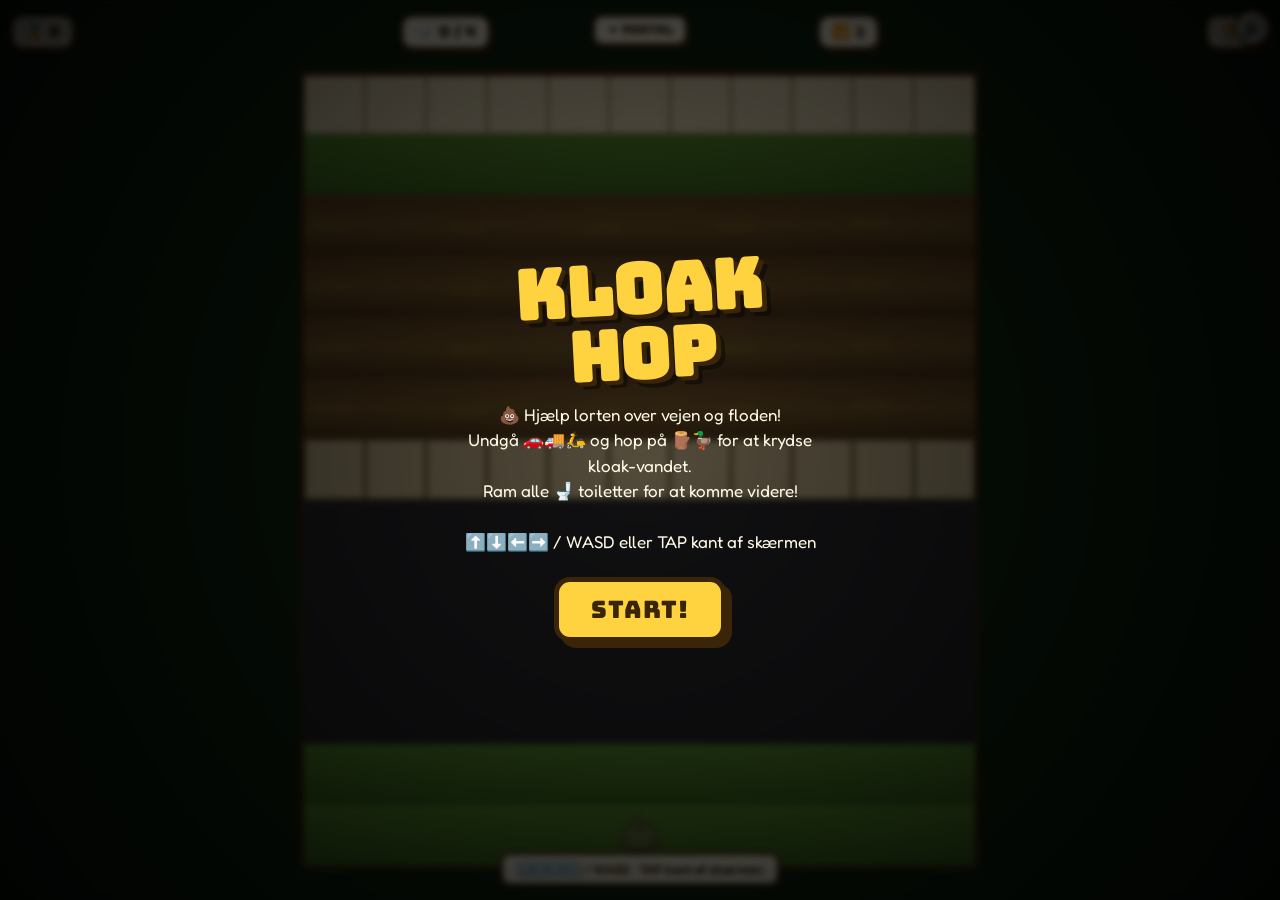
<file: kloak-hop.html>
<!DOCTYPE html>
<html lang="da">
<head>
<meta charset="UTF-8">
<meta name="viewport" content="width=device-width, initial-scale=1.0, user-scalable=no, viewport-fit=cover">
<title>Kloak-Hop</title>
<link href="https://fonts.googleapis.com/css2?family=Bungee&family=Fredoka:wght@500;600&display=swap" rel="stylesheet">
<link rel="stylesheet" href="lortespil.css">
<script src="lortespil.js" defer></script>
<style>
  #game.shake { animation: hopShake 0.22s ease-in-out; }
  @keyframes hopShake {
    0%, 100% { transform: translate(0, 0); }
    25% { transform: translate(-5px, 3px); }
    50% { transform: translate(5px, -3px); }
    75% { transform: translate(-3px, -3px); }
  }
  @keyframes popIn { from { transform: scale(0) rotate(-90deg); } to { transform: scale(1) rotate(0); } }
  @keyframes spin { from { transform: rotate(0) scale(0); } to { transform: rotate(540deg) scale(1); } }
</style>
<style>
  * { margin: 0; padding: 0; box-sizing: border-box; user-select: none; -webkit-tap-highlight-color: transparent; }
  html, body { height: 100%; overflow: hidden; font-family: 'Fredoka', sans-serif; background: #0f2410; }
  body { touch-action: none; position: fixed; width: 100%; }
  #game { position: relative; width: 100vw; height: 100vh; overflow: hidden; }
  canvas { display: block; width: 100%; height: 100%; image-rendering: -webkit-optimize-contrast; }

  #hud {
    position: absolute;
    top: max(14px, env(safe-area-inset-top));
    left: 10px;
    right: 10px;
    display: flex;
    justify-content: space-between;
    z-index: 10;
    pointer-events: none;
    gap: 6px;
    flex-wrap: wrap;
  }
  .score-card {
    background: #fff9e6;
    border: 3px solid #3b2509;
    border-radius: 12px;
    padding: 5px 12px;
    font-family: 'Bungee', sans-serif;
    font-size: 15px;
    color: #3b2509;
    box-shadow: 3px 3px 0 #3b2509;
    display: flex;
    align-items: center;
    gap: 5px;
  }
  .back-btn {
    position: absolute;
    top: max(14px, env(safe-area-inset-top));
    left: 50%;
    transform: translateX(-50%);
    z-index: 11;
    background: #fff9e6;
    border: 3px solid #3b2509;
    border-radius: 10px;
    padding: 5px 12px;
    font-family: 'Bungee', sans-serif;
    font-size: 12px;
    color: #3b2509;
    text-decoration: none;
    box-shadow: 3px 3px 0 #3b2509;
    display: none;
  }
  body:not(.playing) .back-btn { display: block; }

  .overlay {
    position: absolute;
    inset: 0;
    background: radial-gradient(circle at center, rgba(0,0,0,0.55), rgba(0,0,0,0.9));
    display: flex;
    flex-direction: column;
    align-items: center;
    justify-content: center;
    z-index: 100;
    text-align: center;
    padding: 24px;
    backdrop-filter: blur(3px);
    -webkit-backdrop-filter: blur(3px);
  }
  .overlay h1 {
    font-family: 'Bungee', sans-serif;
    font-size: clamp(40px, 11vw, 68px);
    color: #ffd23f;
    text-shadow: 4px 4px 0 #3b2509, 8px 8px 0 rgba(0,0,0,0.4);
    margin-bottom: 14px;
    transform: rotate(-3deg);
    line-height: 0.95;
  }
  .overlay p {
    color: #fff9e6;
    font-size: 17px;
    margin-bottom: 22px;
    max-width: 380px;
    line-height: 1.5;
  }
  .btn {
    background: #ffd23f;
    border: 5px solid #3b2509;
    color: #3b2509;
    font-family: 'Bungee', sans-serif;
    font-size: 24px;
    padding: 12px 32px;
    border-radius: 16px;
    cursor: pointer;
    box-shadow: 6px 6px 0 #3b2509;
    transition: transform 0.08s, box-shadow 0.08s;
    letter-spacing: 1px;
  }
  .btn:active { transform: translate(4px, 4px); box-shadow: 2px 2px 0 #3b2509; }
  .hidden { display: none !important; }
  .new-best {
    display: inline-block;
    background: #ff4e6b;
    color: #fff9e6;
    font-family: 'Bungee', sans-serif;
    padding: 6px 14px;
    border-radius: 10px;
    border: 3px solid #3b2509;
    transform: rotate(-3deg);
    margin-bottom: 14px;
    font-size: 16px;
    box-shadow: 3px 3px 0 #3b2509;
  }
  .controls-hint {
    position: absolute;
    bottom: 14px;
    left: 50%;
    transform: translateX(-50%);
    background: rgba(255,249,230,0.9);
    border: 3px solid #3b2509;
    border-radius: 10px;
    padding: 6px 14px;
    font-size: 13px;
    color: #3b2509;
    font-weight: 600;
    z-index: 10;
    text-align: center;
    max-width: 92vw;
    transition: opacity 0.4s;
  }
  .level-banner {
    position: absolute;
    top: 40%;
    left: 50%;
    transform: translate(-50%, -50%);
    background: #ffd23f;
    border: 5px solid #3b2509;
    border-radius: 18px;
    padding: 16px 34px;
    font-family: 'Bungee', sans-serif;
    font-size: 28px;
    color: #3b2509;
    box-shadow: 6px 6px 0 #3b2509;
    z-index: 50;
    animation: popIn 0.5s ease-out;
    text-align: center;
    pointer-events: none;
  }
</style>
</head>
<body>
<a href="index.html" class="back-btn">← Portal</a>
<div id="game">
  <canvas id="c"></canvas>
  <div id="hud">
    <div class="score-card">🏅 <span id="score">0</span></div>
    <div class="score-card">🚽 <span id="toilets">0</span>/<span id="toilets-total">4</span></div>
    <div class="score-card">📶 <span id="level">1</span></div>
    <div class="score-card">🏆 <span id="high">0</span></div>
  </div>
  <div class="controls-hint" id="hint">⬆️⬇️⬅️➡️ / WASD · TAP kant af skærmen</div>

  <div id="start-overlay" class="overlay">
    <h1>KLOAK<br>HOP</h1>
    <p>💩 Hjælp lorten over vejen og floden!<br>Undgå 🚗🚚🛵 og hop på 🪵🦆 for at krydse kloak-vandet.<br>Ram alle 🚽 toiletter for at komme videre!<br><br>⬆️⬇️⬅️➡️ / WASD eller TAP kant af skærmen</p>
    <button class="btn" id="start-btn">START!</button>
  </div>

  <div id="game-over-overlay" class="overlay hidden">
    <div style="font-size:80px;margin-bottom:6px;animation:spin 0.8s;" id="go-emoji">💥</div>
    <h1 id="go-title">SPLAT!</h1>
    <p id="go-text">Du nåede <b>niveau <span id="final-level">1</span></b><br>og scorede <b><span id="final">0</span> point</b><br>Krydsninger: <b><span id="final-crossings">0</span></b></p>
    <div id="new-best" class="new-best hidden">🎉 Ny rekord!</div>
    <button class="btn" id="restart-btn">PRØV IGEN</button>
  </div>
</div>
<script>
(function () {
  'use strict';

  const canvas = document.getElementById('c');
  const ctx = canvas.getContext('2d');
  let W = window.innerWidth, H = window.innerHeight;
  let DPR = Math.min(window.devicePixelRatio || 1, 2);

  function resize() {
    W = window.innerWidth; H = window.innerHeight;
    canvas.width = W * DPR; canvas.height = H * DPR;
    canvas.style.width = W + 'px'; canvas.style.height = H + 'px';
    ctx.setTransform(DPR, 0, 0, DPR, 0, 0);
    recomputeGrid();
  }
  const EMOJI_FONT = '"Apple Color Emoji","Segoe UI Emoji","Noto Color Emoji",sans-serif';

  // ---------- Grid setup ----------
  // 11 wide x 13 tall. Row 0 = top (toilets), row 12 = bottom (start grass)
  const COLS = 11, ROWS = 13;
  let TILE = 40;
  let gridW = 0, gridH = 0, gridX = 0, gridY = 0;

  // Row layout (index 0 = top)
  //  0: goal row (toilets)
  //  1: safe grass (hedge just below goal)
  //  2-5: river (4 rows)
  //  6: middle safe (fliser)
  //  7-10: road (4 lanes)
  //  11: safe grass (below road)
  //  12: start row (grass)
  const ROW_TYPE = [
    'goal',  // 0
    'grass', // 1
    'river', // 2
    'river', // 3
    'river', // 4
    'river', // 5
    'safe',  // 6 fliser
    'road',  // 7
    'road',  // 8
    'road',  // 9
    'road',  // 10
    'grass', // 11
    'start'  // 12
  ];

  function recomputeGrid() {
    // Leave space for HUD at top (approx 60px) and touch margin at bottom
    const marginTop = 70;
    const marginBot = 30;
    const avH = Math.max(100, H - marginTop - marginBot);
    // Fit both w and h constraints
    const tileByH = Math.floor(avH / ROWS);
    const tileByW = Math.floor(W / COLS);
    TILE = Math.max(24, Math.min(tileByH, tileByW, 80));
    gridW = TILE * COLS;
    gridH = TILE * ROWS;
    gridX = Math.floor((W - gridW) / 2);
    gridY = Math.floor(marginTop + (avH - gridH) / 2);
    if (gridY < marginTop) gridY = marginTop;
  }
  resize();
  window.addEventListener('resize', resize);

  // ---------- Game state ----------
  const state = {
    running: false,
    level: 1,
    score: 0,
    highScore: 0,
    toiletsHit: 0,          // toilets reached in current level
    toiletsTotalLevel: 0,   // total goal slots this level
    goalSlots: [],          // [{col, done}]
    player: {
      col: 5, row: 12,
      x: 0, y: 0,
      px: 0, py: 0,        // display pos (tween)
      hopT: 0,             // 0..1 during hop animation
      facing: 'up',
      onCarrier: null,     // reference to a river object
      sinkingOn: null,     // a sinking lort object we're standing on
      sinkT: 0
    },
    rowsMaxReached: 12,     // track furthest up reached for row advancement scoring
    rowsScored: new Set(),  // rows we've already awarded +10 for
    totalCrossings: 0,      // count of road+river rows successfully crossed (cumulative)
    levelsCompleted: 0,
    vehicles: [],           // road traffic
    floaters: [],           // river floaters
    lanes: [],              // per-row lane config
    particles: [],
    deathAnim: null,        // { kind, t }
    levelBannerUntil: 0
  };

  // Persisted highscore
  try {
    if (window.LS && LS.getHigh) state.highScore = LS.getHigh('hop') || 0;
    else state.highScore = parseInt(localStorage.getItem('hop_highscore') || '0', 10);
  } catch (e) {}

  // DOM refs
  const scoreEl = document.getElementById('score');
  const toiletsEl = document.getElementById('toilets');
  const toiletsTotalEl = document.getElementById('toilets-total');
  const levelEl = document.getElementById('level');
  const highEl = document.getElementById('high');
  const finalEl = document.getElementById('final');
  const finalLevelEl = document.getElementById('final-level');
  const finalCrossingsEl = document.getElementById('final-crossings');
  const goEmoji = document.getElementById('go-emoji');
  const goTitle = document.getElementById('go-title');
  const startOverlay = document.getElementById('start-overlay');
  const gameOverOverlay = document.getElementById('game-over-overlay');
  const newBestEl = document.getElementById('new-best');
  const hint = document.getElementById('hint');

  highEl.textContent = state.highScore;

  // ---------- Helpers ----------
  function tileCenter(col, row) {
    return { x: gridX + col * TILE + TILE/2, y: gridY + row * TILE + TILE/2 };
  }
  function tileLeft(col) { return gridX + col * TILE; }
  function tileTop(row) { return gridY + row * TILE; }

  function getToiletCount(level) {
    // 4 toilets at level 1, 5 from level 3 onward (capped to fit 11 col grid)
    return level >= 3 ? 5 : 4;
  }

  function spawnLevel(level) {
    // Goal slots evenly distributed across top row
    const n = getToiletCount(level);
    state.toiletsTotalLevel = n;
    state.toiletsHit = 0;
    toiletsEl.textContent = 0;
    toiletsTotalEl.textContent = n;
    state.goalSlots = [];
    // Space them out across COLS columns
    for (let i = 0; i < n; i++) {
      const col = Math.round(((i + 0.5) * (COLS / n)) - 0.5);
      state.goalSlots.push({ col: Math.max(0, Math.min(COLS-1, col)), done: false });
    }

    // Build lanes per row. Each row gets dir (+1 or -1), speed (tiles/sec), spacing
    state.lanes = [];
    state.vehicles = [];
    state.floaters = [];

    const baseVehicleSpeed = 1.8 + (level - 1) * 0.35;  // tiles per second
    const baseFloaterSpeed = 1.1 + (level - 1) * 0.22;

    for (let r = 0; r < ROWS; r++) {
      const type = ROW_TYPE[r];
      if (type === 'road') {
        const dir = Math.random() < 0.5 ? -1 : 1;
        const speed = (baseVehicleSpeed + Math.random() * 0.8) * dir;
        const spacing = Math.max(2.6, 4.6 - (level - 1) * 0.3 + Math.random() * 0.7); // tiles
        state.lanes[r] = { dir, speed, spacing };
        // Pre-populate the road with vehicles staggered
        const count = Math.ceil((COLS + 6) / spacing);
        for (let i = 0; i < count; i++) {
          const col = i * spacing + (Math.random() * 0.5) - 3;
          const kind = pickVehicleKind();
          state.vehicles.push({ row: r, col, kind, width: kind.width, dir });
        }
      } else if (type === 'river') {
        const dir = Math.random() < 0.5 ? -1 : 1;
        const speed = (baseFloaterSpeed + Math.random() * 0.5) * dir;
        // Choose a dominant floater type for this row
        const roll = Math.random();
        let kindPicker;
        if (roll < 0.55) kindPicker = 'log';
        else if (roll < 0.85) kindPicker = 'duck';
        else kindPicker = 'sink';
        state.lanes[r] = { dir, speed, spacing: 0, kindPicker };

        const spacing = Math.max(2.4, 4.0 - (level - 1) * 0.2 + Math.random() * 0.6);
        const count = Math.ceil((COLS + 6) / spacing);
        for (let i = 0; i < count; i++) {
          const col = i * spacing + (Math.random() * 0.5) - 3;
          const kind = makeFloater(kindPicker);
          state.floaters.push({ row: r, col, kind, width: kind.width, dir, sinkT: 0, occupied: false });
        }
      } else {
        state.lanes[r] = null;
      }
    }
  }

  function pickVehicleKind() {
    // { emoji, width (tiles), label }
    const kinds = [
      { emoji: '🚗', width: 1, label: 'car' },
      { emoji: '🚙', width: 1, label: 'suv' },
      { emoji: '🚕', width: 1, label: 'taxi' },
      { emoji: '🛵', width: 1, label: 'moped' },
      { emoji: '🚚', width: 2, label: 'truck' },
      { emoji: '🚛', width: 2, label: 'semi' }
    ];
    return kinds[Math.floor(Math.random() * kinds.length)];
  }

  function makeFloater(hint) {
    // 'log' wide safe, 'duck' small safe slow-ish, 'sink' sinks after 2s
    if (hint === 'log') return { emoji: '🪵', width: 3, label: 'log' };
    if (hint === 'duck') return { emoji: '🦆', width: 1, label: 'duck' };
    if (hint === 'sink') return { emoji: '💩', width: 1, label: 'sink' };
    return { emoji: '🪵', width: 3, label: 'log' };
  }

  // ---------- Input ----------
  function move(dx, dy) {
    if (!state.running) return;
    if (state.deathAnim) return;
    const p = state.player;
    const nc = p.col + dx;
    const nr = p.row + dy;
    if (nc < 0 || nc > COLS - 1) return;
    if (nr < 0 || nr > ROWS - 1) return;
    // Start hop animation
    p.col = nc;
    p.row = nr;
    p.hopT = 0;
    p.facing = dy < 0 ? 'up' : dy > 0 ? 'down' : dx < 0 ? 'left' : 'right';
    // Clear carrier while mid-hop
    p.onCarrier = null;
    p.sinkingOn = null;
    p.sinkT = 0;
    if (window.LS && LS.sfx) LS.sfx.play('jump');

    // Score +10 per new row advanced upward
    if (nr < state.rowsMaxReached && !state.rowsScored.has(nr)) {
      state.rowsScored.add(nr);
      state.rowsMaxReached = nr;
      state.score += 10;
      // If we crossed out of a road or river row into a new one, increment crossings counter
      // Count crossings as entering a safe or goal row from road/river below
      const fromType = ROW_TYPE[nr + 1];
      if (fromType === 'road' || fromType === 'river') {
        state.totalCrossings += 1;
      }
      scoreEl.textContent = state.score;
    }
  }

  document.addEventListener('keydown', (e) => {
    const k = e.key;
    if (k === 'ArrowUp' || k === 'w' || k === 'W') { e.preventDefault(); move(0, -1); }
    else if (k === 'ArrowDown' || k === 's' || k === 'S') { e.preventDefault(); move(0, 1); }
    else if (k === 'ArrowLeft' || k === 'a' || k === 'A') { e.preventDefault(); move(-1, 0); }
    else if (k === 'ArrowRight' || k === 'd' || k === 'D') { e.preventDefault(); move(1, 0); }
  });

  // Touch: directional based on which screen zone is tapped relative to player.
  // Also supports swipe detection.
  let tStart = null;
  canvas.addEventListener('touchstart', (e) => {
    e.preventDefault();
    const t = e.touches[0];
    tStart = { x: t.clientX, y: t.clientY, time: performance.now() };
  }, { passive: false });
  canvas.addEventListener('touchmove', (e) => { e.preventDefault(); }, { passive: false });
  canvas.addEventListener('touchend', (e) => {
    if (!tStart) return;
    const ch = e.changedTouches[0];
    const dx = ch.clientX - tStart.x;
    const dy = ch.clientY - tStart.y;
    const dist = Math.sqrt(dx*dx + dy*dy);
    const dt = performance.now() - tStart.time;
    tStart = null;
    if (dist > 24) {
      // Swipe
      if (Math.abs(dx) > Math.abs(dy)) {
        move(dx > 0 ? 1 : -1, 0);
      } else {
        move(0, dy > 0 ? 1 : -1);
      }
    } else if (dt < 600) {
      // Tap: determine direction relative to player on-screen position
      const pos = tileCenter(state.player.col, state.player.row);
      const tx = ch.clientX - pos.x;
      const ty = ch.clientY - pos.y;
      if (Math.abs(tx) > Math.abs(ty)) move(tx > 0 ? 1 : -1, 0);
      else move(0, ty > 0 ? 1 : -1);
    }
  });

  // Mouse support as a dev aid
  canvas.addEventListener('mousedown', (e) => {
    const pos = tileCenter(state.player.col, state.player.row);
    const tx = e.clientX - pos.x;
    const ty = e.clientY - pos.y;
    if (Math.abs(tx) > Math.abs(ty)) move(tx > 0 ? 1 : -1, 0);
    else move(0, ty > 0 ? 1 : -1);
  });

  // ---------- Game Logic ----------
  function startGame() {
    state.running = true;
    state.level = 1;
    state.score = 0;
    state.toiletsHit = 0;
    state.rowsMaxReached = 12;
    state.rowsScored = new Set();
    state.totalCrossings = 0;
    state.levelsCompleted = 0;
    state.deathAnim = null;
    state.particles = [];
    resetPlayerToStart();
    spawnLevel(state.level);
    scoreEl.textContent = '0';
    levelEl.textContent = '1';
    startOverlay.classList.add('hidden');
    gameOverOverlay.classList.add('hidden');
    newBestEl.classList.add('hidden');
    document.body.classList.add('playing');
    showLevelBanner('NIVEAU 1');
    if (hint) {
      hint.style.opacity = 1;
      setTimeout(() => { hint.style.opacity = 0; }, 4000);
    }
  }

  function resetPlayerToStart() {
    const p = state.player;
    p.col = Math.floor(COLS / 2);
    p.row = 12;
    const c = tileCenter(p.col, p.row);
    p.x = c.x; p.y = c.y; p.px = c.x; p.py = c.y;
    p.hopT = 1;
    p.facing = 'up';
    p.onCarrier = null;
    p.sinkingOn = null;
    p.sinkT = 0;
    state.rowsMaxReached = 12;
    state.rowsScored = new Set();
  }

  function advanceLevel() {
    state.levelsCompleted += 1;
    state.level += 1;
    state.score += 500;
    scoreEl.textContent = state.score;
    levelEl.textContent = state.level;
    if (window.LS && LS.sfx) LS.sfx.play('levelup');
    showLevelBanner('NIVEAU ' + state.level + '!');
    resetPlayerToStart();
    spawnLevel(state.level);
  }

  function showLevelBanner(text) {
    let el = document.getElementById('level-banner');
    if (!el) {
      el = document.createElement('div');
      el.id = 'level-banner';
      el.className = 'level-banner';
      document.getElementById('game').appendChild(el);
    }
    el.textContent = text;
    el.style.display = 'block';
    el.style.animation = 'none';
    void el.offsetWidth;
    el.style.animation = 'popIn 0.5s ease-out';
    state.levelBannerUntil = performance.now() + 1400;
  }

  function hideLevelBanner() {
    const el = document.getElementById('level-banner');
    if (el) el.style.display = 'none';
  }

  function die(kind) {
    if (state.deathAnim) return;
    state.deathAnim = { kind, t: 0 };
    // shake
    const gameEl = document.getElementById('game');
    if (gameEl) {
      gameEl.classList.remove('shake');
      void gameEl.offsetWidth;
      gameEl.classList.add('shake');
      setTimeout(() => gameEl.classList.remove('shake'), 240);
    }
    if (window.LS && LS.sfx) LS.sfx.play('splat');
    // Spawn particles
    const p = state.player;
    for (let i = 0; i < 14; i++) {
      state.particles.push({
        x: p.x, y: p.y,
        vx: (Math.random() - 0.5) * 8,
        vy: -Math.random() * 6 - 1,
        life: 40,
        color: kind === 'drown' ? '#6a3d1a' : '#b33'
      });
    }
  }

  function gameOver() {
    state.running = false;
    if (window.LS && LS.sfx) LS.sfx.play('gameover');
    finalEl.textContent = state.score;
    finalLevelEl.textContent = state.level;
    finalCrossingsEl.textContent = state.totalCrossings;

    // Death emoji
    const kind = state.deathAnim ? state.deathAnim.kind : 'splat';
    goEmoji.textContent = kind === 'drown' ? '🌊' : '💥';
    goTitle.textContent = kind === 'drown' ? 'DRUKNET!' : 'SPLAT!';

    let isNew = false;
    const result = (window.LS && LS.reportGameEnd) ? LS.reportGameEnd({
      gameKey: 'hop',
      score: state.score,
      extra: { crossings: state.totalCrossings, levels: state.levelsCompleted }
    }) : null;
    if (result) {
      state.highScore = LS.getHigh('hop');
      highEl.textContent = state.highScore;
      isNew = result.isNewHigh;
      if (result.dailyCompleted && LS.toast) {
        LS.toast('🎉 DAGENS LORT FULDFØRT! +' + (result.dailyBonus || 0) + ' 🪙', { duration: 2800 });
      }
    } else {
      // Fallback
      if (state.score > state.highScore) {
        state.highScore = state.score;
        try { localStorage.setItem('hop_highscore', String(state.highScore)); } catch (e) {}
        highEl.textContent = state.highScore;
        isNew = state.score > 0;
      }
    }

    document.body.classList.remove('playing');
    setTimeout(() => {
      if (isNew) newBestEl.classList.remove('hidden');
      gameOverOverlay.classList.remove('hidden');
    }, 700);
  }

  function onToiletReached(slot) {
    slot.done = true;
    state.toiletsHit += 1;
    state.score += 50;
    scoreEl.textContent = state.score;
    toiletsEl.textContent = state.toiletsHit;
    if (window.LS && LS.sfx) { LS.sfx.play('flush'); LS.sfx.play('coin'); }
    // Particles
    const c = tileCenter(slot.col, 0);
    for (let i = 0; i < 10; i++) {
      state.particles.push({
        x: c.x, y: c.y,
        vx: (Math.random() - 0.5) * 6,
        vy: -Math.random() * 5 - 2,
        life: 32,
        color: '#ffd23f'
      });
    }

    if (state.toiletsHit >= state.toiletsTotalLevel) {
      // level complete
      setTimeout(() => { if (state.running) advanceLevel(); }, 600);
    } else {
      // send player back to start for next toilet
      resetPlayerToStart();
    }
  }

  // ---------- Update ----------
  let lastT = 0;
  function update(dtMs) {
    if (!state.running) return;

    const dt = dtMs / 1000; // seconds

    // Hide level banner
    if (state.levelBannerUntil && performance.now() > state.levelBannerUntil) {
      hideLevelBanner();
      state.levelBannerUntil = 0;
    }

    // Update vehicles
    for (const v of state.vehicles) {
      v.col += state.lanes[v.row].speed * dt;
      // wrap
      if (state.lanes[v.row].dir > 0 && v.col - v.width/2 > COLS + 2) v.col -= COLS + 4;
      if (state.lanes[v.row].dir < 0 && v.col + v.width/2 < -2) v.col += COLS + 4;
    }

    // Update floaters
    for (const f of state.floaters) {
      if (f.kind.label === 'sink' && f.occupied) {
        f.sinkT += dt;
      } else if (f.kind.label === 'sink' && f.sinkT > 0 && !f.occupied) {
        // resurface slowly when no longer occupied
        f.sinkT = Math.max(0, f.sinkT - dt * 2);
      }
      if (f.kind.label === 'sink' && f.sinkT >= 2.0) {
        // sunk: remove or mark sunk for a bit
        f.sunk = true;
      } else {
        f.sunk = false;
      }
      // Sunk floaters still drift but don't carry
      f.col += state.lanes[f.row].speed * dt;
      if (state.lanes[f.row].dir > 0 && f.col - f.width/2 > COLS + 2) {
        f.col -= COLS + 4;
        f.sinkT = 0; f.sunk = false; f.occupied = false;
      }
      if (state.lanes[f.row].dir < 0 && f.col + f.width/2 < -2) {
        f.col += COLS + 4;
        f.sinkT = 0; f.sunk = false; f.occupied = false;
      }
    }

    // Player hop tween
    const p = state.player;
    if (p.hopT < 1) {
      p.hopT = Math.min(1, p.hopT + dt * 9);  // ~0.11s hop
    }
    const target = tileCenter(p.col, p.row);
    // px/py tween from previous displayed to target
    p.px = p.px + (target.x - p.px) * Math.min(1, dt * 18);
    p.py = p.py + (target.y - p.py) * Math.min(1, dt * 18);
    p.x = p.px;
    p.y = p.py;

    // Determine what tile the player is standing on (only when hop settled)
    const rowType = ROW_TYPE[p.row];

    if (!state.deathAnim) {
      if (p.hopT >= 0.55) {
        if (rowType === 'road') {
          // Check collision with any vehicle in same row
          const pLeft = p.col - 0.35, pRight = p.col + 0.35;
          for (const v of state.vehicles) {
            if (v.row !== p.row) continue;
            const vLeft = v.col - v.width/2 + 0.12;
            const vRight = v.col + v.width/2 - 0.12;
            if (pRight > vLeft && pLeft < vRight) {
              die('splat');
              break;
            }
          }
        } else if (rowType === 'river') {
          // Must be standing on a floater
          let found = null;
          for (const f of state.floaters) {
            if (f.row !== p.row || f.sunk) continue;
            const fLeft = f.col - f.width/2 + 0.05;
            const fRight = f.col + f.width/2 - 0.05;
            if (p.col + 0.4 > fLeft && p.col - 0.4 < fRight) {
              found = f;
              break;
            }
          }
          if (!found) {
            die('drown');
          } else {
            // Ride the carrier: move player column with it
            p.col += state.lanes[p.row].speed * dt;
            // Mark sinker occupied
            if (found.kind.label === 'sink') {
              found.occupied = true;
              p.sinkingOn = found;
            } else {
              p.sinkingOn = null;
            }
            // Out of bounds = drown
            if (p.col < -0.4 || p.col > COLS - 0.6) {
              die('drown');
            }
            p.onCarrier = found;
          }
        } else if (rowType === 'goal') {
          // Check if on a toilet slot
          const col = Math.round(p.col);
          const slot = state.goalSlots.find(s => s.col === col && !s.done);
          if (slot) {
            onToiletReached(slot);
          } else {
            // Not on a toilet: fallback to treating as hedge (die: bonked on a wall)
            // Actually the top row is strictly goals: landing between toilets = die
            die('splat');
          }
        } else {
          // safe, start, grass: just stand still
          p.onCarrier = null;
          // clear sinker occupancy
          if (p.sinkingOn) { p.sinkingOn.occupied = false; p.sinkingOn = null; }
        }
      }

      // If a river floater sank under us
      if (p.sinkingOn && p.sinkingOn.sunk) {
        die('drown');
      }
    } else {
      // Death animation
      state.deathAnim.t += dtMs;
      if (state.deathAnim.t > 900) {
        gameOver();
      }
    }

    // Particles
    for (const pt of state.particles) {
      pt.x += pt.vx;
      pt.y += pt.vy;
      pt.vy += 0.4;
      pt.life -= dtMs / 16;
    }
    state.particles = state.particles.filter(pt => pt.life > 0);
  }

  // ---------- Render ----------
  function draw() {
    ctx.clearRect(0, 0, W, H);

    // Background behind grid
    ctx.fillStyle = '#0f2410';
    ctx.fillRect(0, 0, W, H);

    // Draw rows
    for (let r = 0; r < ROWS; r++) {
      const y = tileTop(r);
      const type = ROW_TYPE[r];
      if (type === 'start' || type === 'grass') {
        drawGrassRow(gridX, y, gridW, TILE);
      } else if (type === 'safe') {
        drawFliserRow(gridX, y, gridW, TILE);
      } else if (type === 'road') {
        drawRoadRow(gridX, y, gridW, TILE, r);
      } else if (type === 'river') {
        drawRiverRow(gridX, y, gridW, TILE);
      } else if (type === 'goal') {
        drawGoalRow(gridX, y, gridW, TILE);
      }
    }

    // Goal slots (toilets)
    for (const s of state.goalSlots) {
      const c = tileCenter(s.col, 0);
      ctx.save();
      ctx.font = Math.floor(TILE * 0.72) + 'px ' + EMOJI_FONT;
      ctx.textAlign = 'center';
      ctx.textBaseline = 'middle';
      ctx.shadowColor = 'rgba(0,0,0,0.35)';
      ctx.shadowBlur = 4;
      ctx.shadowOffsetY = 2;
      ctx.fillText(s.done ? '🚻' : '🚽', c.x, c.y);
      ctx.restore();
    }

    // Floaters (draw before player)
    for (const f of state.floaters) {
      const c = tileCenter(f.col, f.row);
      const x = c.x, y = c.y;
      ctx.save();
      ctx.font = Math.floor(TILE * (f.kind.width >= 2 ? 0.85 : 0.7)) + 'px ' + EMOJI_FONT;
      ctx.textAlign = 'center';
      ctx.textBaseline = 'middle';
      ctx.shadowColor = 'rgba(0,0,0,0.35)';
      ctx.shadowBlur = 3;
      ctx.shadowOffsetY = 2;
      // sink fading
      let alpha = 1;
      if (f.kind.label === 'sink') {
        alpha = 1 - Math.min(1, f.sinkT / 2.0) * 0.7;
        if (f.sunk) alpha = 0.25;
      }
      ctx.globalAlpha = alpha;
      // Wide logs: draw background plank first
      if (f.kind.label === 'log') {
        const w = TILE * f.kind.width * 0.85;
        const h = TILE * 0.55;
        ctx.fillStyle = '#6b4423';
        roundRect(ctx, x - w/2, y - h/2, w, h, 8);
        ctx.fill();
        ctx.fillStyle = '#4a2e15';
        ctx.strokeStyle = '#3b2509';
        ctx.lineWidth = 2;
        roundRect(ctx, x - w/2, y - h/2, w, h, 8);
        ctx.stroke();
        // little grain lines
        ctx.strokeStyle = 'rgba(0,0,0,0.25)';
        ctx.lineWidth = 1;
        ctx.beginPath();
        ctx.moveTo(x - w*0.4, y);
        ctx.lineTo(x + w*0.4, y);
        ctx.stroke();
        ctx.fillText('🪵', x, y - 2);
      } else {
        ctx.fillText(f.kind.emoji, x, y);
      }
      ctx.restore();
    }

    // Vehicles
    for (const v of state.vehicles) {
      const c = tileCenter(v.col, v.row);
      ctx.save();
      ctx.font = Math.floor(TILE * (v.width >= 2 ? 0.95 : 0.82)) + 'px ' + EMOJI_FONT;
      ctx.textAlign = 'center';
      ctx.textBaseline = 'middle';
      ctx.shadowColor = 'rgba(0,0,0,0.4)';
      ctx.shadowBlur = 4;
      ctx.shadowOffsetY = 2;
      // Flip emoji horizontally when going left
      if (v.dir < 0) {
        ctx.translate(c.x, c.y);
        ctx.scale(-1, 1);
        ctx.fillText(v.kind.emoji, 0, 0);
      } else {
        ctx.fillText(v.kind.emoji, c.x, c.y);
      }
      ctx.restore();
    }

    // Player
    drawPlayer();

    // Particles
    for (const pt of state.particles) {
      ctx.globalAlpha = Math.max(0, pt.life / 40);
      ctx.fillStyle = pt.color;
      ctx.fillRect(pt.x, pt.y, 5, 5);
    }
    ctx.globalAlpha = 1;

    // Grid border
    ctx.strokeStyle = '#3b2509';
    ctx.lineWidth = 4;
    ctx.strokeRect(gridX - 2, gridY - 2, gridW + 4, gridH + 4);
  }

  function drawGrassRow(x, y, w, h) {
    // Grass
    const g = ctx.createLinearGradient(0, y, 0, y + h);
    g.addColorStop(0, '#5a8f2e');
    g.addColorStop(1, '#3d6a1f');
    ctx.fillStyle = g;
    ctx.fillRect(x, y, w, h);
    // Grass blades pattern
    ctx.strokeStyle = 'rgba(0,0,0,0.12)';
    ctx.lineWidth = 1;
    for (let i = 0; i < w; i += 16) {
      ctx.beginPath();
      ctx.moveTo(x + i, y + h);
      ctx.lineTo(x + i + 4, y + h - 6);
      ctx.stroke();
    }
  }

  function drawFliserRow(x, y, w, h) {
    // Safe fliser (paving tiles)
    ctx.fillStyle = '#b9a883';
    ctx.fillRect(x, y, w, h);
    ctx.strokeStyle = '#6b5936';
    ctx.lineWidth = 2;
    for (let c = 0; c < COLS; c++) {
      ctx.strokeRect(x + c * TILE + 1, y + 1, TILE - 2, h - 2);
    }
  }

  function drawRoadRow(x, y, w, h, r) {
    // Asphalt
    ctx.fillStyle = '#26262a';
    ctx.fillRect(x, y, w, h);
    // Dashed lane line in middle of row
    const lane = state.lanes[r];
    if (lane) {
      ctx.strokeStyle = '#ffd23f';
      ctx.lineWidth = 3;
      ctx.setLineDash([14, 10]);
      ctx.beginPath();
      ctx.moveTo(x, y + h/2);
      ctx.lineTo(x + w, y + h/2);
      ctx.stroke();
      ctx.setLineDash([]);
      // arrow hint
      ctx.fillStyle = 'rgba(255,255,255,0.18)';
      ctx.font = (h * 0.5) + 'px sans-serif';
      ctx.textAlign = 'center';
      ctx.textBaseline = 'middle';
      ctx.fillText(lane.dir > 0 ? '▶' : '◀', x + w - 14, y + h/2);
      ctx.fillText(lane.dir > 0 ? '▶' : '◀', x + 14, y + h/2);
    }
  }

  function drawRiverRow(x, y, w, h) {
    // Toilet water
    const g = ctx.createLinearGradient(0, y, 0, y + h);
    g.addColorStop(0, '#5d4021');
    g.addColorStop(0.5, '#6b5126');
    g.addColorStop(1, '#4a3318');
    ctx.fillStyle = g;
    ctx.fillRect(x, y, w, h);
    // ripples
    ctx.strokeStyle = 'rgba(255, 210, 63, 0.12)';
    ctx.lineWidth = 2;
    const t = performance.now() / 400;
    for (let i = 0; i < 5; i++) {
      const offs = (t + i * 1.3) % 2.0;
      ctx.beginPath();
      ctx.ellipse(x + (i * w/5) + 30, y + h/2 + Math.sin(t + i) * 4, 18, 3, 0, 0, Math.PI*2);
      ctx.stroke();
    }
  }

  function drawGoalRow(x, y, w, h) {
    // Tiled restroom floor
    ctx.fillStyle = '#e7d9b8';
    ctx.fillRect(x, y, w, h);
    ctx.strokeStyle = '#a38b63';
    ctx.lineWidth = 1.5;
    for (let c = 0; c < COLS; c++) {
      ctx.strokeRect(x + c * TILE + 0.5, y + 0.5, TILE - 1, h - 1);
    }
    // top trim
    ctx.fillStyle = '#3b2509';
    ctx.fillRect(x, y, w, 3);
  }

  function drawPlayer() {
    const p = state.player;
    // Hop arc: scale up mid-hop
    const hop = p.hopT < 1 ? Math.sin(p.hopT * Math.PI) : 0;
    const yOff = -hop * TILE * 0.35;
    const scale = 1 + hop * 0.15;

    ctx.save();
    // shadow
    ctx.fillStyle = 'rgba(0,0,0,0.35)';
    ctx.beginPath();
    ctx.ellipse(p.x, p.y + TILE * 0.33, TILE * 0.32 * (1 - hop * 0.4), TILE * 0.09 * (1 - hop * 0.4), 0, 0, Math.PI*2);
    ctx.fill();

    // If drowning, tilt + sink
    let tilt = 0;
    let extraY = 0;
    let alpha = 1;
    if (state.deathAnim) {
      const t = state.deathAnim.t / 900;
      if (state.deathAnim.kind === 'drown') {
        extraY = t * TILE * 0.4;
        alpha = 1 - t * 0.6;
      } else {
        tilt = (t * Math.PI) * 0.2;
        extraY = -t * 6;
      }
    }

    ctx.translate(p.x, p.y + yOff + extraY);
    ctx.rotate(tilt);
    ctx.scale(scale, scale);
    ctx.globalAlpha = alpha;
    ctx.font = Math.floor(TILE * 0.72) + 'px ' + EMOJI_FONT;
    ctx.textAlign = 'center';
    ctx.textBaseline = 'middle';
    // body shadow
    ctx.shadowColor = 'rgba(0,0,0,0.45)';
    ctx.shadowBlur = 4;
    ctx.shadowOffsetY = 2;
    ctx.fillText('💩', 0, 0);
    // facing eyes accent
    ctx.shadowColor = 'transparent';
    ctx.restore();
  }

  function roundRect(ctx, x, y, w, h, r) {
    ctx.beginPath();
    ctx.moveTo(x + r, y);
    ctx.lineTo(x + w - r, y);
    ctx.quadraticCurveTo(x + w, y, x + w, y + r);
    ctx.lineTo(x + w, y + h - r);
    ctx.quadraticCurveTo(x + w, y + h, x + w - r, y + h);
    ctx.lineTo(x + r, y + h);
    ctx.quadraticCurveTo(x, y + h, x, y + h - r);
    ctx.lineTo(x, y + r);
    ctx.quadraticCurveTo(x, y, x + r, y);
    ctx.closePath();
  }

  // ---------- Main loop ----------
  function frame(t) {
    const dtMs = Math.min(40, t - lastT) || 16;
    lastT = t;
    update(dtMs);
    draw();
    requestAnimationFrame(frame);
  }
  requestAnimationFrame(frame);

  // ---------- Buttons ----------
  document.getElementById('start-btn').onclick = startGame;
  document.getElementById('restart-btn').onclick = startGame;

  // Mount mute button (shared module)
  document.addEventListener('DOMContentLoaded', () => {
    if (window.LS && LS.mountMuteButton) LS.mountMuteButton();
  });
  if (document.readyState !== 'loading' && window.LS && window.LS.mountMuteButton) {
    window.LS.mountMuteButton();
  }

  // Initial player pos
  resetPlayerToStart();

})();
</script>
</body>
</html>
</file>
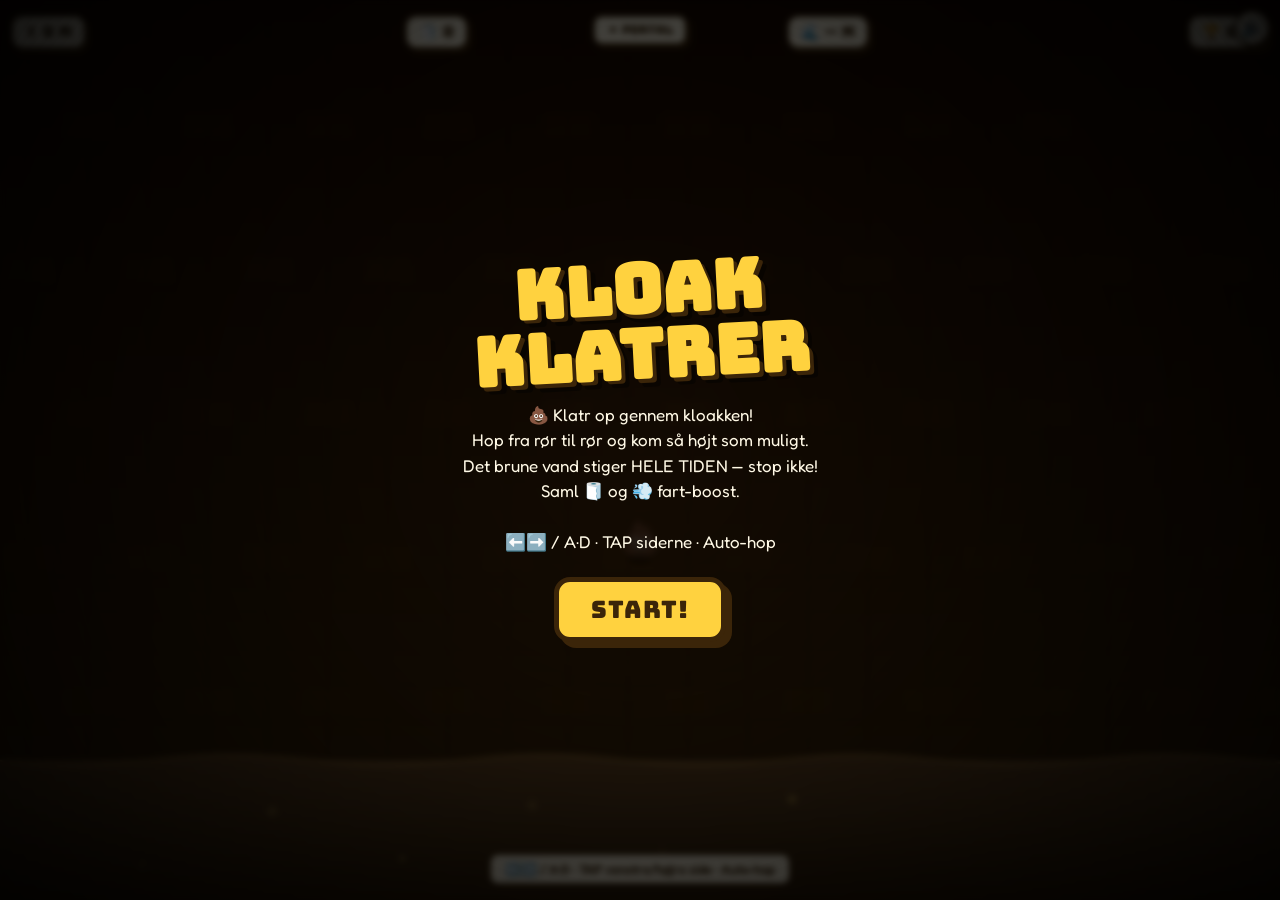
<file: kloak-klatrer.html>
<!DOCTYPE html>
<html lang="da">
<head>
<meta charset="UTF-8">
<meta name="viewport" content="width=device-width, initial-scale=1.0, user-scalable=no, viewport-fit=cover">
<title>Kloak-Klatrer</title>
<link href="https://fonts.googleapis.com/css2?family=Bungee&family=Fredoka:wght@500;600&display=swap" rel="stylesheet">
<link rel="stylesheet" href="lortespil.css">
<script src="lortespil.js" defer></script>
<style>
  #game.shake { animation: klatShake 0.22s ease-in-out; }
  @keyframes klatShake {
    0%, 100% { transform: translate(0, 0); }
    25% { transform: translate(-6px, 4px); }
    50% { transform: translate(5px, -3px); }
    75% { transform: translate(-3px, -4px); }
  }
  #game.warn { animation: warnPulse 0.6s ease-in-out infinite alternate; }
  @keyframes warnPulse {
    from { box-shadow: inset 0 0 40px rgba(255, 60, 60, 0.0); }
    to   { box-shadow: inset 0 0 80px rgba(255, 60, 60, 0.5); }
  }
  @keyframes popIn { from { transform: scale(0) rotate(-90deg); } to { transform: scale(1) rotate(0); } }
  @keyframes spin  { from { transform: rotate(0) scale(0); } to { transform: rotate(540deg) scale(1); } }
  @keyframes floatUp { from { transform: translate(-50%, 0); opacity: 1; } to { transform: translate(-50%, -60px); opacity: 0; } }
  .floating-pts {
    position: absolute;
    left: 50%;
    transform: translate(-50%, 0);
    font-family: 'Bungee', sans-serif;
    color: #ffd23f;
    font-size: 18px;
    text-shadow: 2px 2px 0 #3b2509;
    pointer-events: none;
    animation: floatUp 0.9s ease-out forwards;
    z-index: 60;
  }
</style>
<style>
  * { margin: 0; padding: 0; box-sizing: border-box; user-select: none; -webkit-tap-highlight-color: transparent; }
  html, body { height: 100%; overflow: hidden; font-family: 'Fredoka', sans-serif; background: #1a0a02; }
  body { touch-action: none; position: fixed; width: 100%; }
  #game { position: relative; width: 100vw; height: 100vh; overflow: hidden; }
  canvas { display: block; width: 100%; height: 100%; image-rendering: -webkit-optimize-contrast; }

  #hud {
    position: absolute;
    top: max(14px, env(safe-area-inset-top));
    left: 10px;
    right: 10px;
    display: flex;
    justify-content: space-between;
    z-index: 10;
    pointer-events: none;
    gap: 6px;
    flex-wrap: wrap;
  }
  .score-card {
    background: #fff9e6;
    border: 3px solid #3b2509;
    border-radius: 12px;
    padding: 5px 12px;
    font-family: 'Bungee', sans-serif;
    font-size: 15px;
    color: #3b2509;
    box-shadow: 3px 3px 0 #3b2509;
    display: flex;
    align-items: center;
    gap: 5px;
  }
  .score-card.danger {
    background: #ff4e6b;
    color: #fff9e6;
    animation: warnFlash 0.4s ease-in-out infinite alternate;
  }
  @keyframes warnFlash { from { background: #ff4e6b; } to { background: #ffd23f; color: #3b2509; } }

  .back-btn {
    position: absolute;
    top: max(14px, env(safe-area-inset-top));
    left: 50%;
    transform: translateX(-50%);
    z-index: 11;
    background: #fff9e6;
    border: 3px solid #3b2509;
    border-radius: 10px;
    padding: 5px 12px;
    font-family: 'Bungee', sans-serif;
    font-size: 12px;
    color: #3b2509;
    text-decoration: none;
    box-shadow: 3px 3px 0 #3b2509;
    display: none;
  }
  body:not(.playing) .back-btn { display: block; }

  .overlay {
    position: absolute;
    inset: 0;
    background: radial-gradient(circle at center, rgba(0,0,0,0.55), rgba(0,0,0,0.92));
    display: flex;
    flex-direction: column;
    align-items: center;
    justify-content: center;
    z-index: 100;
    text-align: center;
    padding: 24px;
    backdrop-filter: blur(3px);
    -webkit-backdrop-filter: blur(3px);
  }
  .overlay h1 {
    font-family: 'Bungee', sans-serif;
    font-size: clamp(40px, 11vw, 68px);
    color: #ffd23f;
    text-shadow: 4px 4px 0 #3b2509, 8px 8px 0 rgba(0,0,0,0.4);
    margin-bottom: 14px;
    transform: rotate(-3deg);
    line-height: 0.95;
  }
  .overlay p {
    color: #fff9e6;
    font-size: 17px;
    margin-bottom: 22px;
    max-width: 380px;
    line-height: 1.5;
  }
  .btn {
    background: #ffd23f;
    border: 5px solid #3b2509;
    color: #3b2509;
    font-family: 'Bungee', sans-serif;
    font-size: 24px;
    padding: 12px 32px;
    border-radius: 16px;
    cursor: pointer;
    box-shadow: 6px 6px 0 #3b2509;
    transition: transform 0.08s, box-shadow 0.08s;
    letter-spacing: 1px;
  }
  .btn:active { transform: translate(4px, 4px); box-shadow: 2px 2px 0 #3b2509; }
  .hidden { display: none !important; }
  .new-best {
    display: inline-block;
    background: #ff4e6b;
    color: #fff9e6;
    font-family: 'Bungee', sans-serif;
    padding: 6px 14px;
    border-radius: 10px;
    border: 3px solid #3b2509;
    transform: rotate(-3deg);
    margin-bottom: 14px;
    font-size: 16px;
    box-shadow: 3px 3px 0 #3b2509;
  }
  .controls-hint {
    position: absolute;
    bottom: 14px;
    left: 50%;
    transform: translateX(-50%);
    background: rgba(255,249,230,0.9);
    border: 3px solid #3b2509;
    border-radius: 10px;
    padding: 6px 14px;
    font-size: 13px;
    color: #3b2509;
    font-weight: 600;
    z-index: 10;
    text-align: center;
    max-width: 92vw;
    transition: opacity 0.4s;
  }
  .touch-zone {
    position: absolute;
    top: 0;
    bottom: 0;
    width: 50%;
    z-index: 5;
    display: none;
  }
  .touch-zone.left { left: 0; }
  .touch-zone.right { right: 0; }
  body.playing .touch-zone { display: block; }
  @media (hover: none) {
    body.playing .touch-zone { display: block; }
  }
</style>
</head>
<body>
<a href="index.html" class="back-btn">← Portal</a>
<div id="game">
  <canvas id="c"></canvas>
  <div id="hud">
    <div class="score-card">⬆ <span id="height">0</span> m</div>
    <div class="score-card">🧻 <span id="papers">0</span></div>
    <div class="score-card" id="water-card">🌊 <span id="water-dist">--</span> m</div>
    <div class="score-card">🏆 <span id="high">0</span> m</div>
  </div>
  <div class="touch-zone left" id="tz-left"></div>
  <div class="touch-zone right" id="tz-right"></div>
  <div class="controls-hint" id="hint">⬅️➡️ / A·D · TAP venstre/højre side · Auto-hop</div>

  <div id="start-overlay" class="overlay">
    <h1>KLOAK<br>KLATRER</h1>
    <p>💩 Klatr op gennem kloakken!<br>Hop fra rør til rør og kom så højt som muligt.<br>Det brune vand stiger HELE TIDEN — stop ikke!<br>Saml 🧻 og 💨 fart-boost.<br><br>⬅️➡️ / A·D · TAP siderne · Auto-hop</p>
    <button class="btn" id="start-btn">START!</button>
  </div>

  <div id="game-over-overlay" class="overlay hidden">
    <div style="font-size:80px;margin-bottom:6px;animation:spin 0.8s;" id="go-emoji">💥</div>
    <h1 id="go-title">SPLAT!</h1>
    <p id="go-text">Du nåede <b><span id="final-height">0</span> m</b> op<br>Score: <b><span id="final">0</span></b><br>🧻 indsamlet: <b><span id="final-papers">0</span></b></p>
    <div id="new-best" class="new-best hidden">🎉 Ny rekord!</div>
    <button class="btn" id="restart-btn">PRØV IGEN</button>
  </div>
</div>
<script>
(function () {
  'use strict';

  // ---------- Canvas / DPR ----------
  const canvas = document.getElementById('c');
  const ctx = canvas.getContext('2d');
  let W = window.innerWidth, H = window.innerHeight;
  let DPR = Math.min(window.devicePixelRatio || 1, 2);

  function resize() {
    W = window.innerWidth; H = window.innerHeight;
    canvas.width = W * DPR; canvas.height = H * DPR;
    canvas.style.width = W + 'px'; canvas.style.height = H + 'px';
    ctx.setTransform(DPR, 0, 0, DPR, 0, 0);
  }
  resize();
  window.addEventListener('resize', resize);

  const EMOJI_FONT = '"Apple Color Emoji","Segoe UI Emoji","Noto Color Emoji",sans-serif';

  // ---------- Constants ----------
  // Coordinate system: world Y grows DOWNWARD. Player starts at large Y.
  // Camera "viewY" is the world-Y at the TOP of the visible screen.
  // height (m) = how far above the start the player has climbed.
  const START_Y = 0;                  // player starting world Y
  const SCREEN_PAD = 60;
  const PLAYER_W = 32;
  const PLAYER_H = 32;
  const GRAVITY = 0.55;               // px/frame^2
  const JUMP_VEL = -13.2;             // base bounce
  const SPRING_VEL = -22.5;           // bouncy
  const FART_BOOST_DY = -200;         // immediate Y push (upward)
  const MAX_FALL = 18;
  const MOVE_ACCEL = 0.9;
  const MOVE_FRICTION = 0.82;
  const MAX_MOVE = 7.0;
  const PLATFORM_W = 80;
  const PLATFORM_H = 12;
  const BASE_GAP = 78;                // average vertical spacing between platforms
  const WATER_RATE_BASE = 0.5;        // px/frame upward (decreases world Y of water surface)
  const WATER_ACCEL_PER_M = 0.00025;  // adds to rate per meter climbed

  // Platform type weights (sum doesn't matter; relative)
  // Distribution shifts with height for difficulty.
  function pickPlatformType(heightM) {
    const h = Math.max(0, heightM);
    // Base weights
    let w = {
      solid:      60,
      moving:     12,
      bouncy:     10,
      crumbly:    10,
      disappearing: 8
    };
    if (h > 100) { w.solid -= 5; w.moving += 3; w.crumbly += 2; }
    if (h > 250) { w.solid -= 5; w.moving += 3; w.disappearing += 4; }
    if (h > 500) { w.solid -= 8; w.crumbly += 4; w.disappearing += 4; }
    if (h > 800) { w.solid -= 6; w.moving += 4; w.disappearing += 3; }
    const total = w.solid + w.moving + w.bouncy + w.crumbly + w.disappearing;
    let r = Math.random() * total;
    if ((r -= w.solid) < 0) return 'solid';
    if ((r -= w.moving) < 0) return 'moving';
    if ((r -= w.bouncy) < 0) return 'bouncy';
    if ((r -= w.crumbly) < 0) return 'crumbly';
    return 'disappearing';
  }

  // ---------- Game State ----------
  const state = {
    running: false,
    player: {
      x: W / 2,
      y: START_Y,
      vx: 0,
      vy: 0,
      squash: 1,        // y-scale modifier (squash/stretch)
      stretch: 1,       // x-scale modifier
      facing: 1,
      onPlatformId: null
    },
    viewY: 0,           // world-Y at top of screen
    waterY: 0,          // world-Y of water surface (rises ⇒ Y decreases)
    score: 0,
    height: 0,          // current height in meters above start
    maxHeight: 0,       // best height this run
    papers: 0,
    platformsHit: 0,
    highScore: 0,
    platforms: [],      // {id, x, y, w, type, ...}
    pickups: [],        // {id, x, y, kind, alive}
    enemies: [],        // {id, x, y, vx, alive}
    particles: [],
    nextSpawnY: 0,      // next world-Y where we should spawn a platform (going up)
    keyL: false,
    keyR: false,
    deathAnim: null,
    paused: false,
    inputDirTouch: 0,   // -1, 0, 1 from touch zones
    timeStart: 0,
    nextPlatformId: 1,
    nextPickupId: 1,
    nextEnemyId: 1,
    floatingPts: []
  };

  // Persisted highscore (klatrer is not in LS HIGH_KEYS, fall back to localStorage)
  try {
    state.highScore = parseInt(localStorage.getItem('klatrer_highscore') || '0', 10) || 0;
  } catch (e) {}

  // ---------- DOM refs ----------
  const heightEl = document.getElementById('height');
  const papersEl = document.getElementById('papers');
  const waterDistEl = document.getElementById('water-dist');
  const waterCardEl = document.getElementById('water-card');
  const highEl = document.getElementById('high');
  const finalEl = document.getElementById('final');
  const finalHeightEl = document.getElementById('final-height');
  const finalPapersEl = document.getElementById('final-papers');
  const goEmoji = document.getElementById('go-emoji');
  const goTitle = document.getElementById('go-title');
  const startOverlay = document.getElementById('start-overlay');
  const gameOverOverlay = document.getElementById('game-over-overlay');
  const newBestEl = document.getElementById('new-best');
  const hint = document.getElementById('hint');
  const gameEl = document.getElementById('game');
  const tzLeft = document.getElementById('tz-left');
  const tzRight = document.getElementById('tz-right');

  highEl.textContent = Math.floor(state.highScore / 10);

  // ---------- Helpers ----------
  function worldToScreenY(worldY) {
    // viewY is world-Y at top of screen. screenY = worldY - viewY (BUT player goes UP = lower world Y, so we invert).
    // To make UP visual = UP on screen, we treat smaller worldY as higher; screenY grows from top.
    // We'll use convention: higher altitude = MORE NEGATIVE world Y. viewY is top of camera (most negative).
    // screenY = worldY - viewY (so a world Y of viewY is at screen 0).
    return worldY - state.viewY;
  }

  function rand(min, max) { return min + Math.random() * (max - min); }

  function addFloatingPts(text, screenX, screenY) {
    const div = document.createElement('div');
    div.className = 'floating-pts';
    div.style.left = screenX + 'px';
    div.style.top = screenY + 'px';
    div.textContent = text;
    gameEl.appendChild(div);
    setTimeout(() => { try { div.remove(); } catch (e) {} }, 950);
  }

  // ---------- Spawning ----------
  function spawnInitial() {
    state.platforms = [];
    state.pickups = [];
    state.enemies = [];
    state.nextPlatformId = 1;
    state.nextPickupId = 1;
    state.nextEnemyId = 1;

    // Big solid base platform under player
    state.platforms.push({
      id: state.nextPlatformId++,
      type: 'solid',
      x: W / 2 - 120,
      y: START_Y + 30,
      w: 240,
      h: PLATFORM_H,
      base: true
    });

    // Pre-fill platforms going up
    state.nextSpawnY = START_Y - 30;
    while (state.nextSpawnY > state.viewY - H) {
      spawnPlatformAt(state.nextSpawnY);
      state.nextSpawnY -= rand(BASE_GAP * 0.7, BASE_GAP * 1.2);
    }
  }

  function spawnPlatformAt(worldY) {
    const heightM = Math.max(0, Math.floor((START_Y - worldY) / 10));
    const type = pickPlatformType(heightM);
    const w = (type === 'bouncy') ? 70 : PLATFORM_W;
    const x = rand(8, W - w - 8);

    const p = {
      id: state.nextPlatformId++,
      type,
      x, y: worldY,
      w, h: PLATFORM_H,
      hit: false,             // for crumbly
      vanished: false,        // disappearing
      vanishStart: 0,
      mvDir: Math.random() < 0.5 ? -1 : 1,
      mvSpeed: rand(0.8, 1.8) + Math.min(2.5, heightM / 400)
    };
    state.platforms.push(p);

    // Random pickup chance
    const r = Math.random();
    if (r < 0.18) {
      // toilet paper
      state.pickups.push({
        id: state.nextPickupId++,
        kind: 'paper',
        x: x + w / 2,
        y: worldY - 22,
        platformId: p.id,
        alive: true,
        bobT: Math.random() * Math.PI * 2
      });
    } else if (r < 0.21 && heightM > 50) {
      // fart boost (rarer)
      state.pickups.push({
        id: state.nextPickupId++,
        kind: 'fart',
        x: x + w / 2,
        y: worldY - 24,
        platformId: p.id,
        alive: true,
        bobT: Math.random() * Math.PI * 2
      });
    }

    // Enemy chance grows with height. Don't spawn on bouncy/crumbly/disappearing to keep them tractable.
    if (heightM > 80 && (type === 'solid' || type === 'moving') && Math.random() < (0.04 + Math.min(0.18, heightM / 4000))) {
      state.enemies.push({
        id: state.nextEnemyId++,
        x: x + w / 2,
        y: worldY - 20,
        vx: (Math.random() < 0.5 ? -1 : 1) * rand(0.6, 1.6),
        platformId: p.id,
        alive: true
      });
    }
  }

  function ensurePlatformsAbove() {
    // Spawn platforms while nextSpawnY (world Y) is still on/above the visible top - buffer
    const targetY = state.viewY - H * 0.5;
    while (state.nextSpawnY > targetY) {
      spawnPlatformAt(state.nextSpawnY);
      state.nextSpawnY -= rand(BASE_GAP * 0.7, BASE_GAP * 1.2);
    }
  }

  function cullBelow() {
    const cullY = state.viewY + H + 100; // anything way below viewport
    state.platforms = state.platforms.filter(p => p.y < cullY);
    state.pickups = state.pickups.filter(pk => pk.y < cullY && pk.alive);
    state.enemies = state.enemies.filter(en => en.y < cullY && en.alive);
  }

  // ---------- Input ----------
  document.addEventListener('keydown', (e) => {
    const k = e.key;
    if (k === 'ArrowLeft' || k === 'a' || k === 'A') { state.keyL = true; e.preventDefault(); }
    else if (k === 'ArrowRight' || k === 'd' || k === 'D') { state.keyR = true; e.preventDefault(); }
    else if (k === ' ' || k === 'Spacebar') {
      e.preventDefault();
      // Optional: small boost-jump if currently grounded — used as "manual jump" courtesy
      // Auto-jump is the main mechanic so this is just a tiny safety bounce
    }
  });
  document.addEventListener('keyup', (e) => {
    const k = e.key;
    if (k === 'ArrowLeft' || k === 'a' || k === 'A') state.keyL = false;
    else if (k === 'ArrowRight' || k === 'd' || k === 'D') state.keyR = false;
  });

  // Touch zones — pointer-style
  function bindZone(el, dir) {
    el.addEventListener('touchstart', (e) => { e.preventDefault(); state.inputDirTouch = dir; }, { passive: false });
    el.addEventListener('touchend',   (e) => { e.preventDefault(); state.inputDirTouch = 0; }, { passive: false });
    el.addEventListener('touchcancel',(e) => { e.preventDefault(); state.inputDirTouch = 0; }, { passive: false });
    el.addEventListener('mousedown',  (e) => { e.preventDefault(); state.inputDirTouch = dir; });
    el.addEventListener('mouseup',    (e) => { e.preventDefault(); state.inputDirTouch = 0; });
    el.addEventListener('mouseleave', () => { state.inputDirTouch = 0; });
  }
  bindZone(tzLeft, -1);
  bindZone(tzRight, 1);

  // Device tilt
  if (window.DeviceOrientationEvent) {
    window.addEventListener('deviceorientation', (e) => {
      if (typeof e.gamma === 'number') {
        // Tilt-based fine-grained control: fold into touch direction when no touch active
        const g = e.gamma;
        if (state.inputDirTouch === 0) {
          if (g < -8) state._tiltDir = -1;
          else if (g > 8) state._tiltDir = 1;
          else state._tiltDir = 0;
        } else {
          state._tiltDir = 0;
        }
      }
    });
  }

  // ---------- Game lifecycle ----------
  function startGame() {
    state.running = true;
    state.score = 0;
    state.height = 0;
    state.maxHeight = 0;
    state.papers = 0;
    state.platformsHit = 0;
    state.deathAnim = null;
    state.particles = [];
    state.player.x = W / 2;
    state.player.y = START_Y;
    state.player.vx = 0;
    state.player.vy = 0;
    state.player.squash = 1;
    state.player.stretch = 1;
    state.player.facing = 1;
    state.player.onPlatformId = null;
    state.viewY = START_Y - H * 0.6;     // start with player a bit below middle
    state.waterY = START_Y + 220;        // water starts a bit below the start platform
    state.timeStart = performance.now();
    spawnInitial();
    heightEl.textContent = '0';
    papersEl.textContent = '0';
    waterDistEl.textContent = '--';
    waterCardEl.classList.remove('danger');
    startOverlay.classList.add('hidden');
    gameOverOverlay.classList.add('hidden');
    newBestEl.classList.add('hidden');
    document.body.classList.add('playing');
    if (gameEl) { gameEl.classList.remove('warn'); }
    if (hint) {
      hint.style.opacity = 1;
      setTimeout(() => { hint.style.opacity = 0; }, 4000);
    }
  }

  function die(kind) {
    if (state.deathAnim) return;
    state.deathAnim = { kind, t: 0 };
    if (gameEl) {
      gameEl.classList.remove('shake');
      void gameEl.offsetWidth;
      gameEl.classList.add('shake');
      setTimeout(() => gameEl.classList.remove('shake'), 240);
    }
    if (window.LS && LS.sfx) LS.sfx.play('splat');
    // Death particles
    const px = state.player.x;
    const pyScreen = worldToScreenY(state.player.y);
    for (let i = 0; i < 18; i++) {
      state.particles.push({
        x: px,
        y: pyScreen,
        vx: (Math.random() - 0.5) * 9,
        vy: -Math.random() * 7 - 1,
        life: 50,
        color: kind === 'drown' ? '#5a3a1c' : (kind === 'fly' ? '#222' : '#7a4a22'),
        size: 4 + Math.random() * 4
      });
    }
  }

  function gameOver() {
    state.running = false;
    if (window.LS && LS.sfx) LS.sfx.play('gameover');

    // Final score = pixels climbed (1 pt/px) + paper bonus (+10 each)
    const finalScore = Math.max(0, Math.floor(state.maxHeight * 10) + state.papers * 10);
    state.score = finalScore;

    finalEl.textContent = finalScore;
    finalHeightEl.textContent = Math.floor(state.maxHeight);
    finalPapersEl.textContent = state.papers;

    const kind = state.deathAnim ? state.deathAnim.kind : 'splat';
    if (kind === 'drown') { goEmoji.textContent = '🌊'; goTitle.textContent = 'DRUKNET!'; }
    else if (kind === 'fly') { goEmoji.textContent = '🪰'; goTitle.textContent = 'FLUEN FIK DIG!'; }
    else if (kind === 'fall') { goEmoji.textContent = '🌊'; goTitle.textContent = 'FALDT NED!'; }
    else { goEmoji.textContent = '💥'; goTitle.textContent = 'SPLAT!'; }

    let isNew = false;
    let result = null;
    const extra = { height: Math.floor(state.maxHeight), papers: state.papers, platformsHit: state.platformsHit };
    try {
      result = window.LS && LS.reportGameEnd ? LS.reportGameEnd({
        gameKey: 'klatrer', score: finalScore, extra
      }) : null;
    } catch (e) { result = null; }

    // Always check our own dedicated highscore key (klatrer not in LS.HIGH_KEYS by default)
    if (finalScore > state.highScore) {
      state.highScore = finalScore;
      try { localStorage.setItem('klatrer_highscore', String(state.highScore)); } catch (e) {}
      isNew = true;
    }
    if (result && result.isNewHigh) isNew = true;
    highEl.textContent = Math.floor(state.highScore / 10);   // we display meters (height) for HUD

    // Fallback daily check: reportGameEnd early-returns when gameKey isn't in HIGH_KEYS,
    // so call markDailyDone directly to credit the klatrer-high daily.
    let dailyCompleted = !!(result && result.dailyCompleted);
    let dailyBonus = (result && result.dailyBonus) || 0;
    if (!dailyCompleted && window.LS && LS.markDailyDone) {
      try {
        const dm = LS.markDailyDone('klatrer', extra);
        if (dm && dm.completed) {
          dailyCompleted = true;
          if (dm.bonusPaid && LS.addCoins) {
            LS.addCoins(50, { silent: true, gameKey: 'klatrer', reason: 'daily-bonus' });
            dailyBonus = 50;
          }
        }
      } catch (e) {}
    }
    if (dailyCompleted && window.LS && LS.toast) {
      LS.toast('🎉 DAGENS LORT FULDFØRT! +' + (dailyBonus || 0) + ' 🪙', { duration: 2800 });
    }

    document.body.classList.remove('playing');
    if (gameEl) { gameEl.classList.remove('warn'); gameEl.classList.remove('shake'); }
    setTimeout(() => {
      if (isNew) newBestEl.classList.remove('hidden');
      gameOverOverlay.classList.remove('hidden');
    }, 700);
  }

  // ---------- Update ----------
  let lastT = 0;
  function update(dtMs) {
    if (!state.running) return;

    // Keep dt scaled so that physics tuned at 60fps (1 unit per frame) work
    const f = dtMs / (1000 / 60);

    if (state.deathAnim) {
      state.deathAnim.t += dtMs;
      // also keep player visually falling
      state.player.vy += GRAVITY * f * 0.6;
      state.player.y += state.player.vy * f;
      if (state.deathAnim.t > 900) gameOver();
      // Update particles (using screen coords)
      updateParticles(f);
      return;
    }

    const p = state.player;

    // ---- Input → horizontal velocity ----
    let dirInput = 0;
    if (state.keyL) dirInput -= 1;
    if (state.keyR) dirInput += 1;
    if (dirInput === 0 && state.inputDirTouch !== 0) dirInput = state.inputDirTouch;
    if (dirInput === 0 && state._tiltDir) dirInput = state._tiltDir;

    if (dirInput !== 0) {
      p.vx += dirInput * MOVE_ACCEL * f;
      p.facing = dirInput > 0 ? 1 : -1;
    } else {
      p.vx *= Math.pow(MOVE_FRICTION, f);
      if (Math.abs(p.vx) < 0.05) p.vx = 0;
    }
    if (p.vx > MAX_MOVE) p.vx = MAX_MOVE;
    if (p.vx < -MAX_MOVE) p.vx = -MAX_MOVE;

    // ---- Gravity / vertical ----
    p.vy += GRAVITY * f;
    if (p.vy > MAX_FALL) p.vy = MAX_FALL;

    // Save previous Y for landing detection (we only land when falling and crossing top edge)
    const prevY = p.y;
    p.y += p.vy * f;
    p.x += p.vx * f;

    // Edge wrap
    if (p.x < -PLAYER_W / 2) p.x = W + PLAYER_W / 2;
    else if (p.x > W + PLAYER_W / 2) p.x = -PLAYER_W / 2;

    // ---- Platform updates (moving + disappear timers) ----
    for (const pl of state.platforms) {
      if (pl.type === 'moving') {
        pl.x += pl.mvDir * pl.mvSpeed * f;
        if (pl.x < 6) { pl.x = 6; pl.mvDir = 1; }
        if (pl.x + pl.w > W - 6) { pl.x = W - 6 - pl.w; pl.mvDir = -1; }
      }
      if (pl.type === 'disappearing' && pl.vanishStart > 0 && !pl.vanished) {
        if (performance.now() - pl.vanishStart > 1500) pl.vanished = true;
      }
    }

    // ---- Collision: only when falling (vy > 0) and player feet crossed platform top ----
    if (p.vy > 0) {
      const playerLeft = p.x - PLAYER_W / 2 + 4;
      const playerRight = p.x + PLAYER_W / 2 - 4;
      const playerFeetPrev = prevY + PLAYER_H / 2;
      const playerFeetNow = p.y + PLAYER_H / 2;

      for (const pl of state.platforms) {
        if (pl.vanished) continue;
        if (pl.type === 'crumbly' && pl.hit) continue;
        const top = pl.y;
        if (playerFeetPrev <= top && playerFeetNow >= top) {
          if (playerRight > pl.x && playerLeft < pl.x + pl.w) {
            // Land
            handleLanding(pl);
            // Position player on top
            p.y = top - PLAYER_H / 2;
            break;
          }
        }
      }
    }

    // ---- Pickup collision ----
    for (const pk of state.pickups) {
      if (!pk.alive) continue;
      pk.bobT += dtMs * 0.005;
      const dx = p.x - pk.x;
      const dy = p.y - pk.y;
      if (Math.abs(dx) < 24 && Math.abs(dy) < 24) {
        pk.alive = false;
        if (pk.kind === 'paper') {
          state.papers += 1;
          state.score += 10;
          papersEl.textContent = state.papers;
          if (window.LS && LS.sfx) LS.sfx.play('coin');
          addFloatingPts('+10 🧻', pk.x, worldToScreenY(pk.y));
        } else if (pk.kind === 'fart') {
          // instant +200 px height boost
          p.y -= 200;
          p.vy = JUMP_VEL * 1.4;
          if (window.LS && LS.sfx) { LS.sfx.play('boost'); LS.sfx.play('fart'); }
          addFloatingPts('+200! 💨', pk.x, worldToScreenY(pk.y));
          // Spawn smoke particles
          for (let i = 0; i < 14; i++) {
            state.particles.push({
              x: p.x, y: worldToScreenY(p.y),
              vx: (Math.random() - 0.5) * 4,
              vy: 1 + Math.random() * 3,
              life: 35, color: '#a08c5b', size: 5 + Math.random() * 4
            });
          }
        }
      }
    }

    // ---- Enemy collision (fly) ----
    for (const en of state.enemies) {
      if (!en.alive) continue;
      const pl = state.platforms.find(pp => pp.id === en.platformId);
      if (pl && !pl.vanished) {
        en.x += en.vx * f;
        if (en.x < pl.x + 8) { en.x = pl.x + 8; en.vx *= -1; }
        if (en.x > pl.x + pl.w - 8) { en.x = pl.x + pl.w - 8; en.vx *= -1; }
        en.y = pl.y - 18;
      } else {
        en.y += 1.5 * f; // drift down if platform gone
      }
      const dx = p.x - en.x;
      const dy = p.y - en.y;
      if (Math.abs(dx) < 22 && Math.abs(dy) < 22) {
        die('fly');
        return;
      }
    }

    // ---- Track height & camera scroll ----
    // Height in meters: how far above start (lower world Y) the player is
    const altitudePx = Math.max(0, START_Y - p.y);
    const meters = altitudePx / 10;
    if (meters > state.maxHeight) {
      const inc = Math.floor(meters) - Math.floor(state.maxHeight);
      state.maxHeight = meters;
      if (inc > 0) heightEl.textContent = Math.floor(state.maxHeight);
    }
    state.height = meters;

    // Camera: only scroll up when player goes higher than half the screen
    const targetTop = p.y - H * 0.45;
    if (targetTop < state.viewY) state.viewY = targetTop;

    // ---- Water rise ----
    const rate = WATER_RATE_BASE + state.maxHeight * WATER_ACCEL_PER_M * 60; // accel grows over time
    state.waterY -= rate * f;

    // Water-distance HUD (m): from player's feet down to water surface
    const waterDistPx = state.waterY - (p.y + PLAYER_H / 2);
    const waterDistM = Math.max(0, Math.floor(waterDistPx / 10));
    waterDistEl.textContent = waterDistM;

    if (waterDistPx < 100) {
      waterCardEl.classList.add('danger');
      gameEl.classList.add('warn');
    } else {
      waterCardEl.classList.remove('danger');
      gameEl.classList.remove('warn');
    }

    // ---- Death conditions ----
    // 1) Touched water
    if (p.y + PLAYER_H / 2 >= state.waterY) {
      die('drown');
      return;
    }
    // 2) Fell off bottom of visible area
    if (p.y > state.viewY + H + PLAYER_H) {
      die('fall');
      return;
    }

    // ---- Squash / stretch decay ----
    p.squash = p.squash + (1 - p.squash) * Math.min(1, dtMs / 120);
    p.stretch = p.stretch + (1 - p.stretch) * Math.min(1, dtMs / 120);

    // Spawn more platforms above and cull below
    ensurePlatformsAbove();
    cullBelow();
    updateParticles(f);
  }

  function handleLanding(pl) {
    state.platformsHit += 1;
    const p = state.player;
    // Squash/stretch on landing
    p.squash = 0.7;
    p.stretch = 1.25;

    if (pl.type === 'bouncy') {
      p.vy = SPRING_VEL;
      if (window.LS && LS.sfx) LS.sfx.play('powerup');
    } else if (pl.type === 'crumbly') {
      pl.hit = true;
      p.vy = JUMP_VEL;
      if (window.LS && LS.sfx) { LS.sfx.play('jump'); LS.sfx.play('click'); }
      // crumble particles
      for (let i = 0; i < 8; i++) {
        state.particles.push({
          x: pl.x + pl.w / 2 + (Math.random() - 0.5) * pl.w,
          y: worldToScreenY(pl.y),
          vx: (Math.random() - 0.5) * 4,
          vy: 1 + Math.random() * 2,
          life: 30, color: '#7a3320', size: 3 + Math.random() * 3
        });
      }
    } else if (pl.type === 'disappearing') {
      if (pl.vanishStart === 0) pl.vanishStart = performance.now();
      p.vy = JUMP_VEL;
      if (window.LS && LS.sfx) LS.sfx.play('jump');
    } else {
      // solid + moving
      p.vy = JUMP_VEL;
      if (window.LS && LS.sfx) LS.sfx.play('jump');
    }
  }

  function updateParticles(f) {
    for (const pt of state.particles) {
      pt.x += pt.vx * f;
      pt.y += pt.vy * f;
      pt.vy += 0.3 * f;
      pt.life -= f;
    }
    state.particles = state.particles.filter(pt => pt.life > 0);
  }

  // ---------- Render ----------
  function draw() {
    ctx.clearRect(0, 0, W, H);

    drawBackground();
    drawPlatforms();
    drawPickups();
    drawEnemies();
    drawWater();
    drawPlayer();
    drawParticles();
  }

  function drawBackground() {
    // Vertical gradient — dark sewer
    const g = ctx.createLinearGradient(0, 0, 0, H);
    g.addColorStop(0, '#1a0a02');
    g.addColorStop(1, '#3b2509');
    ctx.fillStyle = g;
    ctx.fillRect(0, 0, W, H);

    // Subtle vertical brick lines, scrolling with camera
    ctx.save();
    ctx.globalAlpha = 0.18;
    ctx.fillStyle = '#0a0500';
    const colW = 60;
    const offsetX = ((-state.viewY * 0.05) % colW + colW) % colW;
    for (let x = -colW + offsetX; x < W + colW; x += colW) {
      ctx.fillRect(x, 0, 2, H);
    }
    // Horizontal brick rows scrolling
    const rowH = 36;
    const offsetY = ((-state.viewY) % rowH + rowH) % rowH;
    ctx.fillStyle = '#0a0500';
    ctx.globalAlpha = 0.12;
    for (let y = -rowH + offsetY; y < H + rowH; y += rowH) {
      ctx.fillRect(0, y, W, 1);
    }
    // Random bricks pattern
    ctx.globalAlpha = 0.08;
    ctx.fillStyle = '#5a350a';
    for (let y = -rowH + offsetY; y < H + rowH; y += rowH) {
      for (let x = 0; x < W; x += colW) {
        const r = ((x * 31) ^ (Math.floor((y + state.viewY) / rowH) * 17)) & 7;
        if (r === 0) ctx.fillRect(x + 4, y + 4, colW - 12, rowH - 10);
      }
    }
    ctx.restore();
  }

  function drawPlatforms() {
    for (const pl of state.platforms) {
      const sy = worldToScreenY(pl.y);
      if (sy < -40 || sy > H + 40) continue;
      const w = pl.w, h = pl.h, x = pl.x;
      let mainColor = '#7a4a22';
      let edgeColor = '#3b2509';
      let topColor = '#9c6738';
      let alpha = 1;

      if (pl.type === 'bouncy') {
        mainColor = '#caa53a';
        topColor = '#ffd23f';
        edgeColor = '#3b2509';
      } else if (pl.type === 'crumbly') {
        mainColor = pl.hit ? '#5a2a1c' : '#8a3a26';
        topColor = pl.hit ? '#3a1810' : '#b14530';
        edgeColor = '#2a0a04';
      } else if (pl.type === 'disappearing') {
        if (pl.vanished) continue;
        if (pl.vanishStart > 0) {
          const t = (performance.now() - pl.vanishStart) / 1500;
          alpha = Math.max(0.1, 1 - t);
        }
        mainColor = '#5a3a52';
        topColor = '#7c5a72';
      } else if (pl.type === 'moving') {
        mainColor = '#6a4a8a';
        topColor = '#8a6aaa';
      }

      ctx.save();
      ctx.globalAlpha = alpha;
      // shadow
      ctx.fillStyle = 'rgba(0,0,0,0.35)';
      roundRect(ctx, x + 2, sy + h - 2, w, 4, 2);
      ctx.fill();
      // base
      ctx.fillStyle = mainColor;
      roundRect(ctx, x, sy, w, h, 4);
      ctx.fill();
      // top highlight
      ctx.fillStyle = topColor;
      roundRect(ctx, x, sy, w, 4, 3);
      ctx.fill();
      // outline
      ctx.strokeStyle = edgeColor;
      ctx.lineWidth = 2.5;
      roundRect(ctx, x, sy, w, h, 4);
      ctx.stroke();

      // texture: brick segments
      ctx.strokeStyle = 'rgba(0,0,0,0.25)';
      ctx.lineWidth = 1;
      for (let i = 1; i < 4; i++) {
        const xx = x + (w / 4) * i;
        ctx.beginPath();
        ctx.moveTo(xx, sy + 4);
        ctx.lineTo(xx, sy + h - 1);
        ctx.stroke();
      }

      // accents per type
      if (pl.type === 'bouncy') {
        // Spring icon
        ctx.fillStyle = '#3b2509';
        ctx.font = '14px ' + EMOJI_FONT;
        ctx.textAlign = 'center';
        ctx.textBaseline = 'middle';
        ctx.fillText('🪀', x + w / 2, sy - 8);
        // Gold bolts
        ctx.fillStyle = '#ffd23f';
        ctx.beginPath(); ctx.arc(x + 6, sy + 6, 1.6, 0, Math.PI * 2); ctx.fill();
        ctx.beginPath(); ctx.arc(x + w - 6, sy + 6, 1.6, 0, Math.PI * 2); ctx.fill();
      } else if (pl.type === 'crumbly') {
        // Cracks
        ctx.strokeStyle = '#2a0a04';
        ctx.lineWidth = 1.2;
        ctx.beginPath();
        ctx.moveTo(x + w * 0.2, sy + 1);
        ctx.lineTo(x + w * 0.3, sy + h * 0.7);
        ctx.lineTo(x + w * 0.45, sy + h * 0.4);
        ctx.lineTo(x + w * 0.55, sy + h - 1);
        ctx.moveTo(x + w * 0.7, sy + 1);
        ctx.lineTo(x + w * 0.75, sy + h - 1);
        ctx.stroke();
      } else if (pl.type === 'disappearing') {
        ctx.strokeStyle = 'rgba(255,255,255,0.4)';
        ctx.setLineDash([4, 3]);
        ctx.lineWidth = 1.5;
        ctx.strokeRect(x + 2, sy + 2, w - 4, h - 4);
        ctx.setLineDash([]);
      } else if (pl.type === 'moving') {
        // Arrow
        ctx.fillStyle = '#fff9e6';
        ctx.font = '10px ' + EMOJI_FONT;
        ctx.textAlign = 'center';
        ctx.textBaseline = 'middle';
        ctx.fillText(pl.mvDir > 0 ? '▶' : '◀', x + w / 2, sy + h / 2);
      }

      ctx.restore();
    }
  }

  function drawPickups() {
    for (const pk of state.pickups) {
      if (!pk.alive) continue;
      const sy = worldToScreenY(pk.y) + Math.sin(pk.bobT) * 3;
      if (sy < -40 || sy > H + 40) continue;
      ctx.save();
      ctx.font = (pk.kind === 'fart' ? '24' : '20') + 'px ' + EMOJI_FONT;
      ctx.textAlign = 'center';
      ctx.textBaseline = 'middle';
      ctx.shadowColor = pk.kind === 'fart' ? '#9b59b6' : '#ffd23f';
      ctx.shadowBlur = 8;
      ctx.fillText(pk.kind === 'fart' ? '💨' : '🧻', pk.x, sy);
      ctx.restore();
    }
  }

  function drawEnemies() {
    for (const en of state.enemies) {
      if (!en.alive) continue;
      const sy = worldToScreenY(en.y);
      if (sy < -40 || sy > H + 40) continue;
      ctx.save();
      ctx.font = '20px ' + EMOJI_FONT;
      ctx.textAlign = 'center';
      ctx.textBaseline = 'middle';
      ctx.shadowColor = 'rgba(0,0,0,0.4)';
      ctx.shadowBlur = 4;
      // Wing flap effect
      const flap = 1 + Math.sin(performance.now() / 60) * 0.1;
      ctx.translate(en.x, sy);
      ctx.scale(en.vx > 0 ? -flap : flap, flap);
      ctx.fillText('🪰', 0, 0);
      ctx.restore();
    }
  }

  function drawWater() {
    const surfaceScreenY = worldToScreenY(state.waterY);
    if (surfaceScreenY > H + 40) return;
    const drawY = Math.max(-20, surfaceScreenY);

    ctx.save();
    // Body of water
    const g = ctx.createLinearGradient(0, drawY, 0, H);
    g.addColorStop(0, '#5d4021');
    g.addColorStop(0.4, '#4a3318');
    g.addColorStop(1, '#2a1a08');
    ctx.fillStyle = g;
    ctx.fillRect(0, drawY, W, H - drawY);

    // Wavy top edge (sin displaced)
    ctx.beginPath();
    const t = performance.now() / 300;
    const amp = 5;
    const period = 50;
    ctx.moveTo(0, H);
    ctx.lineTo(0, drawY + Math.sin(t) * amp);
    for (let x = 0; x <= W; x += 4) {
      const y = drawY + Math.sin((x / period) + t) * amp;
      ctx.lineTo(x, y);
    }
    ctx.lineTo(W, H);
    ctx.closePath();
    ctx.fillStyle = g;
    ctx.fill();

    // Foam highlight
    ctx.beginPath();
    ctx.moveTo(0, drawY + Math.sin(t) * amp);
    for (let x = 0; x <= W; x += 4) {
      const y = drawY + Math.sin((x / period) + t) * amp;
      ctx.lineTo(x, y);
    }
    ctx.strokeStyle = 'rgba(170, 130, 60, 0.7)';
    ctx.lineWidth = 2;
    ctx.stroke();

    // Bubbles
    for (let i = 0; i < 6; i++) {
      const bx = ((t * 30 + i * 130) % (W + 100)) - 50;
      const by = drawY + 20 + ((t * 60 + i * 47) % (H - drawY - 40));
      ctx.fillStyle = 'rgba(255, 220, 100, ' + (0.15 + (i % 3) * 0.05) + ')';
      ctx.beginPath();
      ctx.arc(bx, by, 3 + (i % 2) * 2, 0, Math.PI * 2);
      ctx.fill();
    }
    ctx.restore();
  }

  function drawPlayer() {
    const p = state.player;
    const sy = worldToScreenY(p.y);

    ctx.save();
    // Shadow disc on platform-ish below
    ctx.fillStyle = 'rgba(0,0,0,0.35)';
    ctx.beginPath();
    ctx.ellipse(p.x, sy + PLAYER_H / 2 + 4, PLAYER_W * 0.35, 4, 0, 0, Math.PI * 2);
    ctx.fill();

    // Speed lines if falling fast
    if (p.vy > 8) {
      ctx.strokeStyle = 'rgba(255,255,255,0.45)';
      ctx.lineWidth = 1.8;
      for (let i = -1; i <= 1; i++) {
        ctx.beginPath();
        ctx.moveTo(p.x + i * 8, sy - 12);
        ctx.lineTo(p.x + i * 8 + (Math.random() - 0.5) * 2, sy - 26);
        ctx.stroke();
      }
    }

    // Squash/stretch
    let sX = p.stretch, sY = p.squash;
    // If rising fast, stretch vertically
    if (p.vy < -6) { sX = 0.85; sY = 1.2; }

    // Death anim
    let alpha = 1, rot = 0;
    if (state.deathAnim) {
      const t = state.deathAnim.t / 900;
      if (state.deathAnim.kind === 'drown') alpha = 1 - t * 0.6;
      else rot = t * Math.PI;
    }

    ctx.translate(p.x, sy);
    ctx.rotate(rot);
    ctx.scale(sX * (p.facing >= 0 ? 1 : -1), sY);
    ctx.globalAlpha = alpha;
    ctx.font = Math.floor(PLAYER_H * 1.05) + 'px ' + EMOJI_FONT;
    ctx.textAlign = 'center';
    ctx.textBaseline = 'middle';
    ctx.shadowColor = 'rgba(0,0,0,0.5)';
    ctx.shadowBlur = 5;
    ctx.shadowOffsetY = 2;
    ctx.fillText('💩', 0, 0);
    ctx.restore();
  }

  function drawParticles() {
    for (const pt of state.particles) {
      ctx.globalAlpha = Math.max(0, pt.life / 50);
      ctx.fillStyle = pt.color;
      ctx.fillRect(pt.x - pt.size / 2, pt.y - pt.size / 2, pt.size, pt.size);
    }
    ctx.globalAlpha = 1;
  }

  function roundRect(ctx, x, y, w, h, r) {
    if (w < 2 * r) r = w / 2;
    if (h < 2 * r) r = h / 2;
    ctx.beginPath();
    ctx.moveTo(x + r, y);
    ctx.lineTo(x + w - r, y);
    ctx.quadraticCurveTo(x + w, y, x + w, y + r);
    ctx.lineTo(x + w, y + h - r);
    ctx.quadraticCurveTo(x + w, y + h, x + w - r, y + h);
    ctx.lineTo(x + r, y + h);
    ctx.quadraticCurveTo(x, y + h, x, y + h - r);
    ctx.lineTo(x, y + r);
    ctx.quadraticCurveTo(x, y, x + r, y);
    ctx.closePath();
  }

  // ---------- Main loop ----------
  function frame(t) {
    const dtMs = Math.min(40, t - lastT) || 16;
    lastT = t;
    update(dtMs);
    draw();
    requestAnimationFrame(frame);
  }
  requestAnimationFrame(frame);

  // ---------- Buttons ----------
  document.getElementById('start-btn').onclick = startGame;
  document.getElementById('restart-btn').onclick = startGame;

  // Mount mute button (shared module)
  document.addEventListener('DOMContentLoaded', () => {
    if (window.LS && LS.mountMuteButton) LS.mountMuteButton();
  });
  if (document.readyState !== 'loading' && window.LS && window.LS.mountMuteButton) {
    window.LS.mountMuteButton();
  }

  // Pre-render: show resting player on start screen
  state.viewY = -H * 0.6;
  state.waterY = 220;
  state.player.y = 0;
  state.player.x = W / 2;

})();
</script>
</body>
</html>
</file>
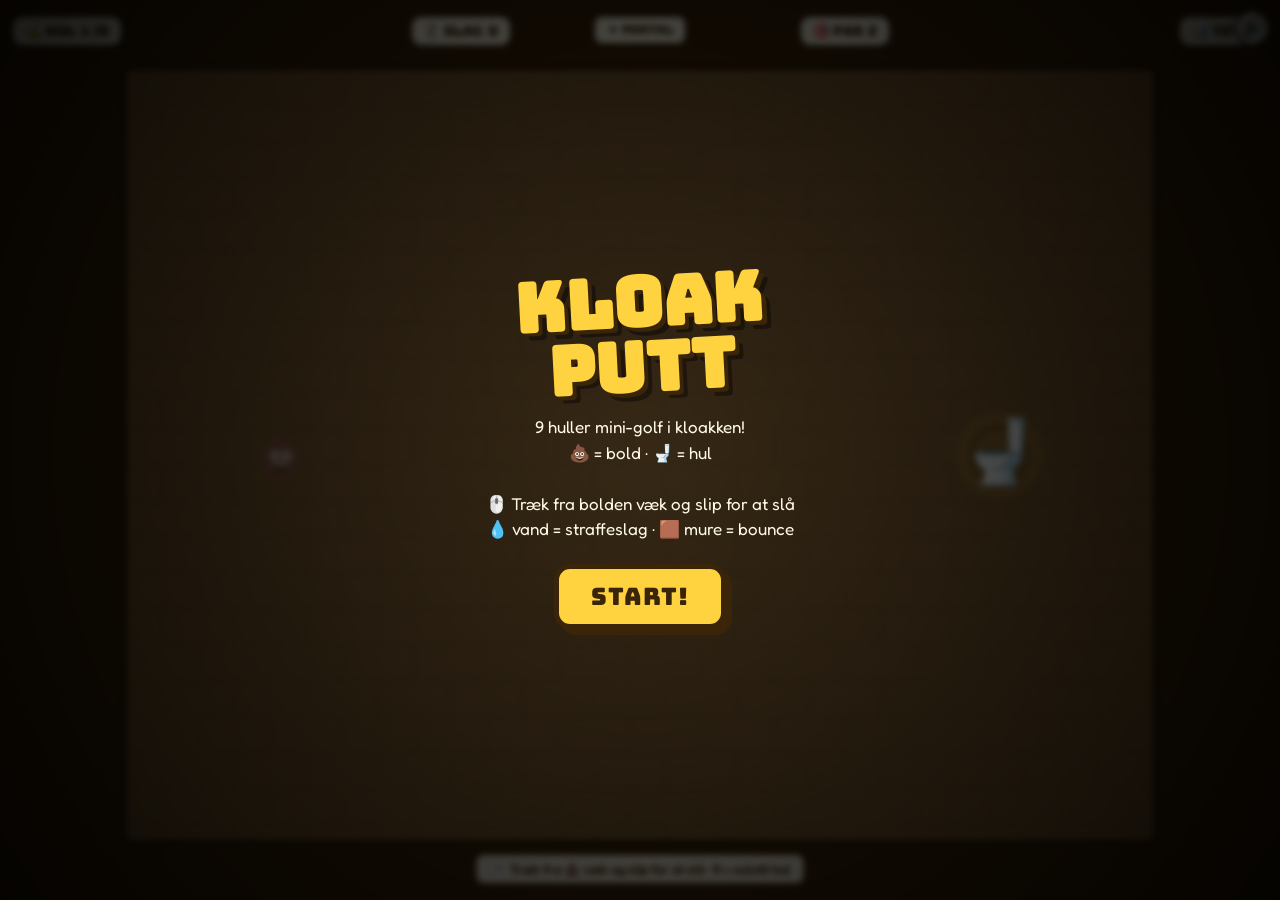
<file: kloak-putt.html>
<!DOCTYPE html>
<html lang="da">
<head>
<meta charset="UTF-8">
<meta name="viewport" content="width=device-width, initial-scale=1.0, user-scalable=no, viewport-fit=cover">
<title>Kloak-Putt</title>
<link href="https://fonts.googleapis.com/css2?family=Bungee&family=Fredoka:wght@500;600&display=swap" rel="stylesheet">
<link rel="stylesheet" href="lortespil.css">
<script src="lortespil.js" defer></script>
<style>
  * { margin: 0; padding: 0; box-sizing: border-box; user-select: none; -webkit-tap-highlight-color: transparent; }
  html, body { height: 100%; overflow: hidden; font-family: 'Fredoka', sans-serif; background: #3b2509; }
  body { touch-action: none; position: fixed; width: 100%; }
  #game { position: relative; width: 100vw; height: 100vh; overflow: hidden; }
  canvas { display: block; width: 100%; height: 100%; image-rendering: -webkit-optimize-contrast; }

  #hud {
    position: absolute;
    top: max(14px, env(safe-area-inset-top));
    left: 10px;
    right: 10px;
    display: flex;
    justify-content: space-between;
    flex-wrap: wrap;
    z-index: 10;
    pointer-events: none;
    gap: 6px;
  }
  .score-card {
    background: #fff9e6;
    border: 3px solid #3b2509;
    border-radius: 12px;
    padding: 5px 12px;
    font-family: 'Bungee', sans-serif;
    font-size: 14px;
    color: #3b2509;
    box-shadow: 3px 3px 0 #3b2509;
    display: flex;
    align-items: center;
    gap: 5px;
  }
  .back-btn {
    position: absolute;
    top: max(14px, env(safe-area-inset-top));
    left: 50%;
    transform: translateX(-50%);
    z-index: 11;
    background: #fff9e6;
    border: 3px solid #3b2509;
    border-radius: 10px;
    padding: 5px 12px;
    font-family: 'Bungee', sans-serif;
    font-size: 12px;
    color: #3b2509;
    text-decoration: none;
    box-shadow: 3px 3px 0 #3b2509;
    display: none;
  }
  body:not(.playing) .back-btn { display: block; }
  .overlay {
    position: absolute;
    inset: 0;
    background: radial-gradient(circle at center, rgba(0,0,0,0.55), rgba(0,0,0,0.9));
    display: flex;
    flex-direction: column;
    align-items: center;
    justify-content: center;
    z-index: 100;
    text-align: center;
    padding: 24px;
    backdrop-filter: blur(3px);
    -webkit-backdrop-filter: blur(3px);
  }
  .overlay h1 {
    font-family: 'Bungee', sans-serif;
    font-size: clamp(40px, 11vw, 68px);
    color: #ffd23f;
    text-shadow: 4px 4px 0 #3b2509, 8px 8px 0 rgba(0,0,0,0.4);
    margin-bottom: 14px;
    transform: rotate(-3deg);
    line-height: 0.95;
  }
  .overlay p {
    color: #fff9e6;
    font-size: 17px;
    margin-bottom: 22px;
    max-width: 380px;
    line-height: 1.5;
  }
  .btn {
    background: #ffd23f;
    border: 5px solid #3b2509;
    color: #3b2509;
    font-family: 'Bungee', sans-serif;
    font-size: 24px;
    padding: 12px 32px;
    border-radius: 16px;
    cursor: pointer;
    box-shadow: 6px 6px 0 #3b2509;
    transition: transform 0.08s, box-shadow 0.08s;
    letter-spacing: 1px;
  }
  .btn:active { transform: translate(4px, 4px); box-shadow: 2px 2px 0 #3b2509; }
  .hidden { display: none !important; }
  .new-best {
    display: inline-block;
    background: #ff4e6b;
    color: #fff9e6;
    font-family: 'Bungee', sans-serif;
    padding: 6px 14px;
    border-radius: 10px;
    border: 3px solid #3b2509;
    transform: rotate(-3deg);
    margin-bottom: 14px;
    font-size: 16px;
    box-shadow: 3px 3px 0 #3b2509;
  }
  .controls-hint {
    position: absolute;
    bottom: 14px;
    left: 50%;
    transform: translateX(-50%);
    background: rgba(255,249,230,0.92);
    border: 3px solid #3b2509;
    border-radius: 10px;
    padding: 6px 14px;
    font-size: 13px;
    color: #3b2509;
    font-weight: 600;
    z-index: 10;
    text-align: center;
    max-width: 92vw;
    transition: opacity 0.4s;
  }
  #hole-banner {
    position: absolute;
    top: 50%;
    left: 50%;
    transform: translate(-50%, -50%) rotate(-4deg);
    background: #ffd23f;
    border: 5px solid #3b2509;
    border-radius: 16px;
    padding: 18px 36px;
    font-family: 'Bungee', sans-serif;
    font-size: clamp(28px, 7vw, 44px);
    color: #3b2509;
    box-shadow: 6px 6px 0 #3b2509;
    z-index: 50;
    text-align: center;
    pointer-events: none;
  }
  #hole-banner .sub {
    display: block;
    font-size: 0.55em;
    margin-top: 6px;
    color: #6b3a08;
  }
</style>
</head>
<body>
<a href="index.html" class="back-btn">← Portal</a>
<div id="game">
  <canvas id="c"></canvas>
  <div id="hud">
    <div class="score-card">⛳ Hul <span id="hole-num">1</span>/9</div>
    <div class="score-card">🏌️ Slag <span id="strokes">0</span></div>
    <div class="score-card">🎯 Par <span id="par">0</span></div>
    <div class="score-card">📊 Tot <span id="total">0</span></div>
  </div>
  <div class="controls-hint" id="hint">🖱️ Træk fra 💩 væk og slip for at slå · R = nulstil hul</div>
  <div id="hole-banner" class="hidden"></div>

  <div id="start-overlay" class="overlay">
    <h1>KLOAK<br>PUTT</h1>
    <p>9 huller mini-golf i kloakken!<br>💩 = bold · 🚽 = hul<br><br>🖱️ Træk fra bolden væk og slip for at slå<br>💧 vand = straffeslag · 🟫 mure = bounce</p>
    <button class="btn" id="start-btn">START!</button>
  </div>

  <div id="game-over-overlay" class="overlay hidden">
    <div style="font-size:80px;margin-bottom:6px;animation:spin 0.8s;" id="go-emoji">🏆</div>
    <h1 id="go-title">FÆRDIG!</h1>
    <p id="go-text">Total: <b><span id="final-strokes">0</span> slag</b><br>Par: <b><span id="final-par">0</span></b><br>Score: <b><span id="final-score">0</span></b></p>
    <div id="new-best" class="new-best hidden">🎉 Ny rekord!</div>
    <button class="btn" id="restart-btn">SPIL IGEN</button>
  </div>
</div>
<style>
  @keyframes spin { from { transform: rotate(0) scale(0); } to { transform: rotate(540deg) scale(1); } }
</style>
<script>
const canvas = document.getElementById('c');
const ctx = canvas.getContext('2d');
let W = window.innerWidth, H = window.innerHeight;
let DPR = Math.min(window.devicePixelRatio || 1, 2);
function resize() {
  W = window.innerWidth; H = window.innerHeight;
  canvas.width = W * DPR; canvas.height = H * DPR;
  canvas.style.width = W + 'px'; canvas.style.height = H + 'px';
  ctx.setTransform(DPR, 0, 0, DPR, 0, 0);
  computeViewport();
}

const EMOJI_FONT = '"Apple Color Emoji","Segoe UI Emoji","Noto Color Emoji",sans-serif';

// ---------------------------------------------------------
// Logical course coordinate system: 800 x 600.
// We compute a transform to fit it into the viewport with letterboxing.
// ---------------------------------------------------------
const COURSE_W = 800;
const COURSE_H = 600;
let viewScale = 1;
let viewOffX = 0;
let viewOffY = 0;
function computeViewport() {
  // leave some space for HUD top + hint bottom
  const padTop = 70, padBottom = 60, padSide = 16;
  const availW = Math.max(120, W - padSide * 2);
  const availH = Math.max(120, H - padTop - padBottom);
  viewScale = Math.min(availW / COURSE_W, availH / COURSE_H);
  const vw = COURSE_W * viewScale;
  const vh = COURSE_H * viewScale;
  viewOffX = (W - vw) / 2;
  viewOffY = padTop + (availH - vh) / 2;
}

// Convert client (canvas-pixel) coordinates to course coordinates
function clientToCourse(cx, cy) {
  return {
    x: (cx - viewOffX) / viewScale,
    y: (cy - viewOffY) / viewScale
  };
}

resize();
window.addEventListener('resize', resize);

// ---------------------------------------------------------
// Hole layouts. Course is 800 x 600 in logical coords.
// Outer walls (the playing-field border) are added automatically.
// ---------------------------------------------------------
const HOLES = [
  // 1. straight short (par 2)
  {
    par: 2,
    ballStart: { x: 120, y: 300 },
    hole: { x: 680, y: 300 },
    walls: [],
    water: [],
    sand: []
  },
  // 2. slight wall bend (par 3)
  {
    par: 3,
    ballStart: { x: 110, y: 480 },
    hole: { x: 690, y: 130 },
    walls: [
      { x: 280, y: 200, w: 240, h: 30 },
      { x: 280, y: 380, w: 240, h: 30 }
    ],
    water: [],
    sand: []
  },
  // 3. tight corridor (par 3)
  {
    par: 3,
    ballStart: { x: 100, y: 300 },
    hole: { x: 700, y: 300 },
    walls: [
      { x: 200, y: 100, w: 30, h: 170 },
      { x: 200, y: 330, w: 30, h: 170 },
      { x: 400, y: 100, w: 30, h: 170 },
      { x: 400, y: 330, w: 30, h: 170 },
      { x: 600, y: 100, w: 30, h: 170 },
      { x: 600, y: 330, w: 30, h: 170 }
    ],
    water: [],
    sand: []
  },
  // 4. small water hazard to navigate (par 3)
  {
    par: 3,
    ballStart: { x: 110, y: 300 },
    hole: { x: 690, y: 300 },
    walls: [],
    water: [
      { x: 320, y: 220, w: 160, h: 160 }
    ],
    sand: []
  },
  // 5. dog-leg L shape (par 4)
  {
    par: 4,
    ballStart: { x: 120, y: 500 },
    hole: { x: 680, y: 110 },
    walls: [
      { x: 260, y: 140, w: 30, h: 320 },
      { x: 260, y: 140, w: 280, h: 30 }
    ],
    water: [],
    sand: [
      { x: 540, y: 200, w: 100, h: 80 }
    ]
  },
  // 6. multiple walls (par 4)
  {
    par: 4,
    ballStart: { x: 90, y: 300 },
    hole: { x: 710, y: 300 },
    walls: [
      { x: 200, y: 80, w: 30, h: 200 },
      { x: 360, y: 320, w: 30, h: 200 },
      { x: 520, y: 80, w: 30, h: 200 },
      { x: 660, y: 380, w: 30, h: 140 }
    ],
    water: [],
    sand: []
  },
  // 7. water + walls (par 4)
  {
    par: 4,
    ballStart: { x: 100, y: 500 },
    hole: { x: 700, y: 100 },
    walls: [
      { x: 240, y: 200, w: 30, h: 280 },
      { x: 500, y: 120, w: 30, h: 280 }
    ],
    water: [
      { x: 320, y: 100, w: 140, h: 90 },
      { x: 560, y: 410, w: 140, h: 90 }
    ],
    sand: []
  },
  // 8. tight final approach (par 4)
  {
    par: 4,
    ballStart: { x: 100, y: 100 },
    hole: { x: 700, y: 500 },
    walls: [
      { x: 200, y: 0, w: 30, h: 380 },
      { x: 380, y: 220, w: 30, h: 380 },
      { x: 560, y: 0, w: 30, h: 380 },
      // funnel into the hole
      { x: 620, y: 420, w: 160, h: 20 },
      { x: 620, y: 560, w: 160, h: 20 }
    ],
    water: [],
    sand: [
      { x: 600, y: 440, w: 60, h: 120 }
    ]
  },
  // 9. complex layout with water + walls + tight passage (par 5)
  {
    par: 5,
    ballStart: { x: 90, y: 90 },
    hole: { x: 720, y: 510 },
    walls: [
      { x: 180, y: 120, w: 30, h: 280 },
      { x: 380, y: 0, w: 30, h: 240 },
      { x: 380, y: 360, w: 30, h: 240 },
      { x: 580, y: 200, w: 30, h: 280 },
      { x: 410, y: 240, w: 200, h: 30 } // tight passage roof
    ],
    water: [
      { x: 220, y: 420, w: 130, h: 130 },
      { x: 620, y: 60, w: 140, h: 110 }
    ],
    sand: [
      { x: 440, y: 280, w: 120, h: 70 }
    ]
  }
];

// ---------------------------------------------------------
// Game state
// ---------------------------------------------------------
const BALL_R = 14;        // course-coord units
const HOLE_R = 22;        // toilet target radius (roughly half emoji size)
const FRICTION = 0.96;    // per-frame velocity multiplier (at 60fps)
const SAND_FRICTION = 0.88; // 3x effective slowdown
const WALL_BOUNCE = 0.7;  // velocity retention after bounce
const MIN_SPEED = 0.05;   // below this -> stop
const MAX_POWER = 22;     // max launch velocity (course units / frame@60fps)
const MAX_DRAG = 180;     // pixels of drag (in canvas px) for max power

let currentHole = 0;
let strokes = 0;
let totalStrokes = 0;
let totalPar = 0;
let ball = { x: 0, y: 0, vx: 0, vy: 0, atRest: true };
let lastRestPos = { x: 0, y: 0 };
let aiming = false;
let aimStart = null;   // course coords of the ball when aim began
let aimCurrent = null; // course coords of pointer
let walls = [];        // resolved per-hole list including outer walls
let water = [];
let sand = [];
let hole = { x: 0, y: 0 };
let par = 0;
let banner = null;     // { text, sub, until }
let bannerTimer = null;
let running = false;
let gameDone = false;

const holeNumEl = document.getElementById('hole-num');
const strokesEl = document.getElementById('strokes');
const parEl = document.getElementById('par');
const totalEl = document.getElementById('total');
const startOverlay = document.getElementById('start-overlay');
const gameOverOverlay = document.getElementById('game-over-overlay');
const newBest = document.getElementById('new-best');
const goEmoji = document.getElementById('go-emoji');
const goTitle = document.getElementById('go-title');
const finalStrokes = document.getElementById('final-strokes');
const finalPar = document.getElementById('final-par');
const finalScore = document.getElementById('final-score');
const hint = document.getElementById('hint');
const bannerEl = document.getElementById('hole-banner');

let highScore = (window.LS && LS.getHigh) ? LS.getHigh('putt') : parseInt(localStorage.getItem('putt_highscore') || '0', 10);

// ---------------------------------------------------------
// Hole loading
// ---------------------------------------------------------
function loadHole(idx) {
  const def = HOLES[idx];
  par = def.par;
  strokes = 0;
  ball.x = def.ballStart.x;
  ball.y = def.ballStart.y;
  ball.vx = 0; ball.vy = 0;
  ball.atRest = true;
  lastRestPos.x = ball.x;
  lastRestPos.y = ball.y;
  hole.x = def.hole.x;
  hole.y = def.hole.y;
  // outer border walls (thick)
  const T = 24;
  walls = [
    { x: -T, y: -T, w: COURSE_W + T*2, h: T },           // top
    { x: -T, y: COURSE_H, w: COURSE_W + T*2, h: T },     // bottom
    { x: -T, y: 0, w: T, h: COURSE_H },                   // left
    { x: COURSE_W, y: 0, w: T, h: COURSE_H }              // right
  ].concat(def.walls.map(w => ({ ...w })));
  water = def.water.map(w => ({ ...w }));
  sand = def.sand.map(w => ({ ...w }));
  aiming = false;
  aimStart = null;
  aimCurrent = null;
  updateHud();
}

function updateHud() {
  holeNumEl.textContent = currentHole + 1;
  strokesEl.textContent = strokes;
  parEl.textContent = par;
  totalEl.textContent = totalStrokes;
}

// ---------------------------------------------------------
// Input — drag-to-aim. We accept drags that *start* on or near
// the ball (within a generous radius) so it works with fingers.
// ---------------------------------------------------------
function pointerStart(cx, cy) {
  if (!running || !ball.atRest) return;
  const p = clientToCourse(cx, cy);
  const dx = p.x - ball.x;
  const dy = p.y - ball.y;
  const dist = Math.hypot(dx, dy);
  // Generous tap target: 60 course units (~ 4x BALL_R)
  if (dist <= 60) {
    aiming = true;
    aimStart = { x: ball.x, y: ball.y };
    aimCurrent = { x: p.x, y: p.y };
  }
}
function pointerMove(cx, cy) {
  if (!aiming) return;
  const p = clientToCourse(cx, cy);
  aimCurrent = { x: p.x, y: p.y };
}
function pointerEnd() {
  if (!aiming || !aimStart || !aimCurrent) {
    aiming = false; aimStart = null; aimCurrent = null;
    return;
  }
  // Drag distance in *canvas* pixels for consistent feel across screens
  const dragCoursePx = Math.hypot(aimCurrent.x - aimStart.x, aimCurrent.y - aimStart.y);
  const dragCanvasPx = dragCoursePx * viewScale;
  if (dragCanvasPx < 6) {
    // tiny tap -> cancel
    aiming = false; aimStart = null; aimCurrent = null;
    return;
  }
  // Direction is opposite the drag (pull-back to fire)
  const dx = aimStart.x - aimCurrent.x;
  const dy = aimStart.y - aimCurrent.y;
  const dlen = Math.hypot(dx, dy) || 1;
  const ndx = dx / dlen, ndy = dy / dlen;
  const power = Math.min(1, dragCanvasPx / MAX_DRAG) * MAX_POWER;
  ball.vx = ndx * power;
  ball.vy = ndy * power;
  ball.atRest = false;
  strokes++;
  updateHud();
  if (window.LS && LS.sfx) LS.sfx.play('zap');
  aiming = false; aimStart = null; aimCurrent = null;
}

// Mouse
canvas.addEventListener('mousedown', (e) => { e.preventDefault(); pointerStart(e.clientX, e.clientY); });
window.addEventListener('mousemove', (e) => { if (aiming) pointerMove(e.clientX, e.clientY); });
window.addEventListener('mouseup', (e) => { if (aiming) pointerEnd(); });

// Touch
canvas.addEventListener('touchstart', (e) => {
  e.preventDefault();
  if (e.touches.length > 0) {
    const t = e.touches[0];
    pointerStart(t.clientX, t.clientY);
  }
}, { passive: false });
canvas.addEventListener('touchmove', (e) => {
  e.preventDefault();
  if (aiming && e.touches.length > 0) {
    const t = e.touches[0];
    pointerMove(t.clientX, t.clientY);
  }
}, { passive: false });
canvas.addEventListener('touchend', (e) => {
  e.preventDefault();
  if (aiming) pointerEnd();
}, { passive: false });
canvas.addEventListener('touchcancel', (e) => {
  e.preventDefault();
  aiming = false; aimStart = null; aimCurrent = null;
}, { passive: false });

// Keyboard reset
document.addEventListener('keydown', (e) => {
  if (!running) return;
  if (e.key === 'r' || e.key === 'R') {
    e.preventDefault();
    resetHole();
  }
});

function resetHole() {
  loadHole(currentHole);
  if (window.LS && LS.sfx) LS.sfx.play('click');
}

// ---------------------------------------------------------
// Physics — semi-implicit step with axis-aware AABB collision.
// On a wall hit, reflect the appropriate velocity component and
// push the ball out by the smallest penetration depth.
// ---------------------------------------------------------
function aabbPointR(rect, cx, cy, r) {
  // Closest point on rect to circle center
  const nx = Math.max(rect.x, Math.min(cx, rect.x + rect.w));
  const ny = Math.max(rect.y, Math.min(cy, rect.y + rect.h));
  const dx = cx - nx;
  const dy = cy - ny;
  return { dx, dy, dist2: dx*dx + dy*dy, hit: (dx*dx + dy*dy) < r*r, nx, ny };
}

function rectContainsPoint(rect, x, y) {
  return x >= rect.x && x <= rect.x + rect.w && y >= rect.y && y <= rect.y + rect.h;
}

function inSand(x, y) {
  for (const s of sand) if (rectContainsPoint(s, x, y)) return true;
  return false;
}

function inWater(x, y) {
  for (const w of water) if (rectContainsPoint(w, x, y)) return true;
  return false;
}

function stepBall(dt) {
  if (ball.atRest) return;
  // dt is normalized to ~1.0 at 60fps
  // friction (apply per-frame; if dt > 1 use power)
  const fric = inSand(ball.x, ball.y) ? SAND_FRICTION : FRICTION;
  const f = Math.pow(fric, dt);
  ball.vx *= f;
  ball.vy *= f;

  // Substep movement to avoid tunneling at high speeds
  const speed = Math.hypot(ball.vx, ball.vy);
  const maxStep = BALL_R * 0.6;
  const totalDist = speed * dt;
  const sub = Math.max(1, Math.ceil(totalDist / maxStep));
  const sdt = dt / sub;
  for (let i = 0; i < sub; i++) {
    moveAndCollide(sdt);
    if (ball.atRest) break;
  }

  // Stop if too slow
  const v2 = ball.vx*ball.vx + ball.vy*ball.vy;
  if (v2 < MIN_SPEED * MIN_SPEED) {
    ball.vx = 0; ball.vy = 0; ball.atRest = true;
    onBallRest();
  }

  // Hole detection — needs to be slow enough to "fall in"
  const hdx = ball.x - hole.x, hdy = ball.y - hole.y;
  const hd2 = hdx*hdx + hdy*hdy;
  if (hd2 < HOLE_R*HOLE_R && Math.hypot(ball.vx, ball.vy) < 12) {
    completeHole();
  }
}

function moveAndCollide(sdt) {
  // Try X axis first
  const oldX = ball.x;
  ball.x += ball.vx * sdt;
  for (const w of walls) {
    const c = aabbPointR(w, ball.x, ball.y, BALL_R);
    if (c.hit) {
      // Resolve in X — push out and flip vx
      if (ball.vx > 0) {
        ball.x = w.x - BALL_R;
      } else if (ball.vx < 0) {
        ball.x = w.x + w.w + BALL_R;
      }
      ball.vx = -ball.vx * WALL_BOUNCE;
      bounceFx();
    }
  }
  // Then Y axis
  ball.y += ball.vy * sdt;
  for (const w of walls) {
    const c = aabbPointR(w, ball.x, ball.y, BALL_R);
    if (c.hit) {
      if (ball.vy > 0) {
        ball.y = w.y - BALL_R;
      } else if (ball.vy < 0) {
        ball.y = w.y + w.h + BALL_R;
      }
      ball.vy = -ball.vy * WALL_BOUNCE;
      bounceFx();
    }
  }
  // Water hazard — check ball center
  if (inWater(ball.x, ball.y)) {
    if (window.LS && LS.sfx) LS.sfx.play('splat');
    strokes++; // penalty
    ball.x = lastRestPos.x;
    ball.y = lastRestPos.y;
    ball.vx = 0; ball.vy = 0;
    ball.atRest = true;
    updateHud();
  }
}

let bounceCooldown = 0;
function bounceFx() {
  const now = performance.now();
  if (now - bounceCooldown > 60) {
    bounceCooldown = now;
    if (window.LS && LS.sfx) LS.sfx.play('click');
  }
}

function onBallRest() {
  // If we came to rest inside the toilet's catch radius, count it.
  const hdx = ball.x - hole.x, hdy = ball.y - hole.y;
  if (hdx*hdx + hdy*hdy < HOLE_R*HOLE_R) {
    completeHole();
    return;
  }
  lastRestPos.x = ball.x;
  lastRestPos.y = ball.y;
}

// ---------------------------------------------------------
// Hole / game completion
// ---------------------------------------------------------
function completeHole() {
  if (!running) return;
  running = false;
  totalStrokes += strokes;
  totalPar += par;
  if (window.LS && LS.sfx) {
    LS.sfx.play('flush');
    setTimeout(() => { if (window.LS && LS.sfx) LS.sfx.play('coin'); }, 180);
  }
  const diff = strokes - par;
  let label;
  if (strokes === 1) label = 'HOLE-IN-ONE!';
  else if (diff <= -2) label = 'EAGLE!';
  else if (diff === -1) label = 'BIRDIE!';
  else if (diff === 0) label = 'PAR';
  else if (diff === 1) label = 'BOGEY';
  else label = '+' + diff;
  showBanner(label, 'Hul ' + (currentHole + 1) + ' · ' + strokes + ' slag');
  updateHud();
  setTimeout(() => {
    hideBanner();
    currentHole++;
    if (currentHole >= HOLES.length) {
      finishGame();
    } else {
      loadHole(currentHole);
      running = true;
    }
  }, 1500);
}

function showBanner(text, sub) {
  bannerEl.innerHTML = text + (sub ? '<span class="sub">' + sub + '</span>' : '');
  bannerEl.classList.remove('hidden');
}
function hideBanner() {
  bannerEl.classList.add('hidden');
}

function finishGame() {
  gameDone = true;
  if (window.LS && LS.sfx) LS.sfx.play('megaflush');
  const completionBonus = 500;
  const underPar = totalPar - totalStrokes;
  const score = Math.max(0, underPar * 100) + completionBonus;
  finalStrokes.textContent = totalStrokes;
  finalPar.textContent = totalPar;
  finalScore.textContent = score;
  goTitle.textContent = underPar > 0 ? 'UNDER PAR!' : (underPar === 0 ? 'EVEN PAR!' : 'FÆRDIG!');
  goEmoji.textContent = underPar >= 3 ? '🏆' : (underPar >= 0 ? '🥇' : '🚽');

  let isNew = false;
  const result = window.LS ? LS.reportGameEnd({
    gameKey: 'putt',
    score,
    extra: { completedAll: true, underPar, totalStrokes, totalPar }
  }) : null;
  if (result) {
    isNew = result.isNewHigh;
    if (result.dailyCompleted && LS.toast) {
      LS.toast('🎉 DAGENS LORT FULDFØRT! +' + (result.dailyBonus || 0) + ' 🪙', { duration: 2800 });
    }
  } else {
    // fallback
    if (score > highScore) {
      highScore = score;
      localStorage.setItem('putt_highscore', highScore);
      isNew = score > 0;
    }
  }
  document.body.classList.remove('playing');
  setTimeout(() => {
    if (isNew) newBest.classList.remove('hidden');
    gameOverOverlay.classList.remove('hidden');
  }, 500);
}

// ---------------------------------------------------------
// Rendering
// ---------------------------------------------------------
function draw() {
  ctx.clearRect(0, 0, W, H);

  // Backdrop (outside the course) - dark brown
  ctx.fillStyle = '#3b2509';
  ctx.fillRect(0, 0, W, H);

  // Set up course transform
  ctx.save();
  ctx.translate(viewOffX, viewOffY);
  ctx.scale(viewScale, viewScale);

  // Course fairway with subtle brick pattern
  ctx.fillStyle = '#7a5a30';
  ctx.fillRect(0, 0, COURSE_W, COURSE_H);
  // Brick lines (subtle)
  ctx.strokeStyle = 'rgba(43, 24, 8, 0.18)';
  ctx.lineWidth = 1;
  const brickH = 28, brickW = 56;
  for (let y = 0; y < COURSE_H; y += brickH) {
    ctx.beginPath();
    ctx.moveTo(0, y);
    ctx.lineTo(COURSE_W, y);
    ctx.stroke();
    const offset = (Math.floor(y / brickH) % 2 === 0) ? 0 : brickW / 2;
    for (let x = offset; x < COURSE_W; x += brickW) {
      ctx.beginPath();
      ctx.moveTo(x, y);
      ctx.lineTo(x, y + brickH);
      ctx.stroke();
    }
  }

  // Sand traps
  for (const s of sand) {
    ctx.fillStyle = '#9c8050';
    ctx.fillRect(s.x, s.y, s.w, s.h);
    // dotted texture
    ctx.fillStyle = 'rgba(60, 40, 15, 0.35)';
    for (let py = s.y + 6; py < s.y + s.h - 4; py += 10) {
      for (let px = s.x + 6 + ((py / 10) | 0) % 2 * 5; px < s.x + s.w - 4; px += 10) {
        ctx.fillRect(px, py, 2, 2);
      }
    }
  }

  // Water hazards (animated)
  const t = performance.now() / 1000;
  for (const w of water) {
    const grad = ctx.createLinearGradient(w.x, w.y, w.x, w.y + w.h);
    grad.addColorStop(0, '#1d4a8a');
    grad.addColorStop(1, '#0d2a55');
    ctx.fillStyle = grad;
    ctx.fillRect(w.x, w.y, w.w, w.h);
    // wave lines
    ctx.strokeStyle = 'rgba(180, 220, 255, 0.45)';
    ctx.lineWidth = 1.5;
    for (let i = 0; i < 4; i++) {
      const yy = w.y + (w.h * (0.2 + 0.2 * i)) + Math.sin(t * 1.5 + i) * 3;
      ctx.beginPath();
      const segs = 12;
      for (let s = 0; s <= segs; s++) {
        const sx = w.x + (w.w / segs) * s;
        const sy = yy + Math.sin(t * 2 + s * 0.6 + i) * 2;
        if (s === 0) ctx.moveTo(sx, sy); else ctx.lineTo(sx, sy);
      }
      ctx.stroke();
    }
    // 💧 droplet emoji marker in center
    ctx.font = Math.min(w.w, w.h) * 0.4 + 'px ' + EMOJI_FONT;
    ctx.textAlign = 'center';
    ctx.textBaseline = 'middle';
    ctx.fillText('💧', w.x + w.w / 2, w.y + w.h / 2);
  }

  // Walls (dark brown brick)
  for (const w of walls) {
    // skip the outer-border ones that are mostly off-screen,
    // but still draw a thin inner edge for visual frame
    const inside = !(w.x < -10 || w.y < -10 || w.x + w.w > COURSE_W + 10 || w.y + w.h > COURSE_H + 10);
    if (!inside) {
      // border edge inner stripe
      ctx.fillStyle = '#2a1808';
      const cx = Math.max(0, w.x);
      const cy = Math.max(0, w.y);
      const cw = Math.min(COURSE_W, w.x + w.w) - cx;
      const ch = Math.min(COURSE_H, w.y + w.h) - cy;
      if (cw > 0 && ch > 0) ctx.fillRect(cx, cy, cw, ch);
      continue;
    }
    drawBrickWall(w);
  }

  // Hole (toilet) with glow ring
  const glow = 0.6 + 0.4 * Math.sin(t * 3);
  ctx.save();
  ctx.globalAlpha = 0.35 * glow;
  ctx.fillStyle = '#ffd23f';
  ctx.beginPath();
  ctx.arc(hole.x, hole.y, HOLE_R + 12, 0, Math.PI * 2);
  ctx.fill();
  ctx.restore();
  ctx.save();
  ctx.strokeStyle = 'rgba(59, 37, 9, 0.6)';
  ctx.lineWidth = 2;
  ctx.beginPath();
  ctx.arc(hole.x, hole.y, HOLE_R, 0, Math.PI * 2);
  ctx.stroke();
  ctx.restore();
  ctx.font = (HOLE_R * 2.2) + 'px ' + EMOJI_FONT;
  ctx.textAlign = 'center';
  ctx.textBaseline = 'middle';
  ctx.fillText('🚽', hole.x, hole.y);

  // Aim arrow (when aiming and ball at rest)
  if (aiming && aimStart && aimCurrent && ball.atRest) {
    const dx = aimStart.x - aimCurrent.x;
    const dy = aimStart.y - aimCurrent.y;
    const dlen = Math.hypot(dx, dy) || 1;
    const ndx = dx / dlen, ndy = dy / dlen;
    const dragCanvasPx = Math.hypot(aimCurrent.x - aimStart.x, aimCurrent.y - aimStart.y) * viewScale;
    const powerFrac = Math.min(1, dragCanvasPx / MAX_DRAG);
    const arrowLen = 30 + powerFrac * 120;
    // arrow shaft
    const x0 = ball.x;
    const y0 = ball.y;
    const x1 = x0 + ndx * arrowLen;
    const y1 = y0 + ndy * arrowLen;
    ctx.save();
    // Color from yellow -> red as power increases
    const r = Math.floor(255);
    const g = Math.floor(210 - powerFrac * 160);
    const b = Math.floor(63 - powerFrac * 50);
    ctx.strokeStyle = 'rgb(' + r + ',' + g + ',' + b + ')';
    ctx.fillStyle = ctx.strokeStyle;
    ctx.lineWidth = 5;
    ctx.lineCap = 'round';
    ctx.beginPath();
    ctx.moveTo(x0, y0);
    ctx.lineTo(x1, y1);
    ctx.stroke();
    // arrowhead
    const hx = x1, hy = y1;
    const ang = Math.atan2(ndy, ndx);
    const ah = 14;
    ctx.beginPath();
    ctx.moveTo(hx + Math.cos(ang) * ah, hy + Math.sin(ang) * ah);
    ctx.lineTo(hx + Math.cos(ang + 2.5) * ah, hy + Math.sin(ang + 2.5) * ah);
    ctx.lineTo(hx + Math.cos(ang - 2.5) * ah, hy + Math.sin(ang - 2.5) * ah);
    ctx.closePath();
    ctx.fill();

    // Power bar at top of ball
    const barW = 60, barH = 6;
    ctx.fillStyle = 'rgba(0,0,0,0.4)';
    ctx.fillRect(ball.x - barW/2, ball.y - 38, barW, barH);
    ctx.fillStyle = ctx.strokeStyle;
    ctx.fillRect(ball.x - barW/2, ball.y - 38, barW * powerFrac, barH);
    ctx.strokeStyle = '#3b2509';
    ctx.lineWidth = 1.5;
    ctx.strokeRect(ball.x - barW/2, ball.y - 38, barW, barH);
    ctx.restore();
  }

  // Ball (poop emoji) with shadow
  ctx.save();
  ctx.fillStyle = 'rgba(0,0,0,0.35)';
  ctx.beginPath();
  ctx.ellipse(ball.x + 2, ball.y + 4, BALL_R * 0.9, BALL_R * 0.5, 0, 0, Math.PI * 2);
  ctx.fill();
  ctx.restore();
  ctx.font = (BALL_R * 2.2) + 'px ' + EMOJI_FONT;
  ctx.textAlign = 'center';
  ctx.textBaseline = 'middle';
  ctx.fillText('💩', ball.x, ball.y);

  ctx.restore();

  // Outer-frame letterbox border
  ctx.save();
  ctx.strokeStyle = '#2a1808';
  ctx.lineWidth = 4;
  ctx.strokeRect(viewOffX - 2, viewOffY - 2, COURSE_W * viewScale + 4, COURSE_H * viewScale + 4);
  ctx.restore();
}

function drawBrickWall(w) {
  // base
  ctx.fillStyle = '#2a1808';
  ctx.fillRect(w.x, w.y, w.w, w.h);
  // mortar lines
  ctx.strokeStyle = '#1a0a02';
  ctx.lineWidth = 1;
  const bw = 30, bh = 12;
  for (let yy = w.y; yy < w.y + w.h; yy += bh) {
    const off = (Math.floor((yy - w.y) / bh) % 2 === 0) ? 0 : bw / 2;
    for (let xx = w.x + off; xx < w.x + w.w; xx += bw) {
      ctx.strokeRect(xx, yy, bw, bh);
    }
  }
  // highlight top
  ctx.fillStyle = 'rgba(255, 200, 120, 0.12)';
  ctx.fillRect(w.x, w.y, w.w, 2);
}

// ---------------------------------------------------------
// Main loop
// ---------------------------------------------------------
let lastT = 0;
function frame(t) {
  const dt = lastT ? Math.min(32, t - lastT) / 16 : 1; // normalized to 60fps
  lastT = t;
  if (running && !ball.atRest) {
    stepBall(dt);
  }
  draw();
  requestAnimationFrame(frame);
}
requestAnimationFrame(frame);

// ---------------------------------------------------------
// Start / restart
// ---------------------------------------------------------
function start() {
  currentHole = 0;
  totalStrokes = 0;
  totalPar = 0;
  gameDone = false;
  loadHole(0);
  running = true;
  startOverlay.classList.add('hidden');
  gameOverOverlay.classList.add('hidden');
  newBest.classList.add('hidden');
  hideBanner();
  document.body.classList.add('playing');
  hint.style.opacity = 1;
  setTimeout(() => { hint.style.opacity = 0.4; }, 4000);
}

document.getElementById('start-btn').onclick = start;
document.getElementById('restart-btn').onclick = start;

// Mount mute button (shared module)
document.addEventListener('DOMContentLoaded', () => {
  if (window.LS && LS.mountMuteButton) LS.mountMuteButton();
});
if (document.readyState !== 'loading' && window.LS && window.LS.mountMuteButton) {
  window.LS.mountMuteButton();
}

// Initial draw with hole 0 visible behind start overlay
loadHole(0);
</script>
</body>
</html>
</file>
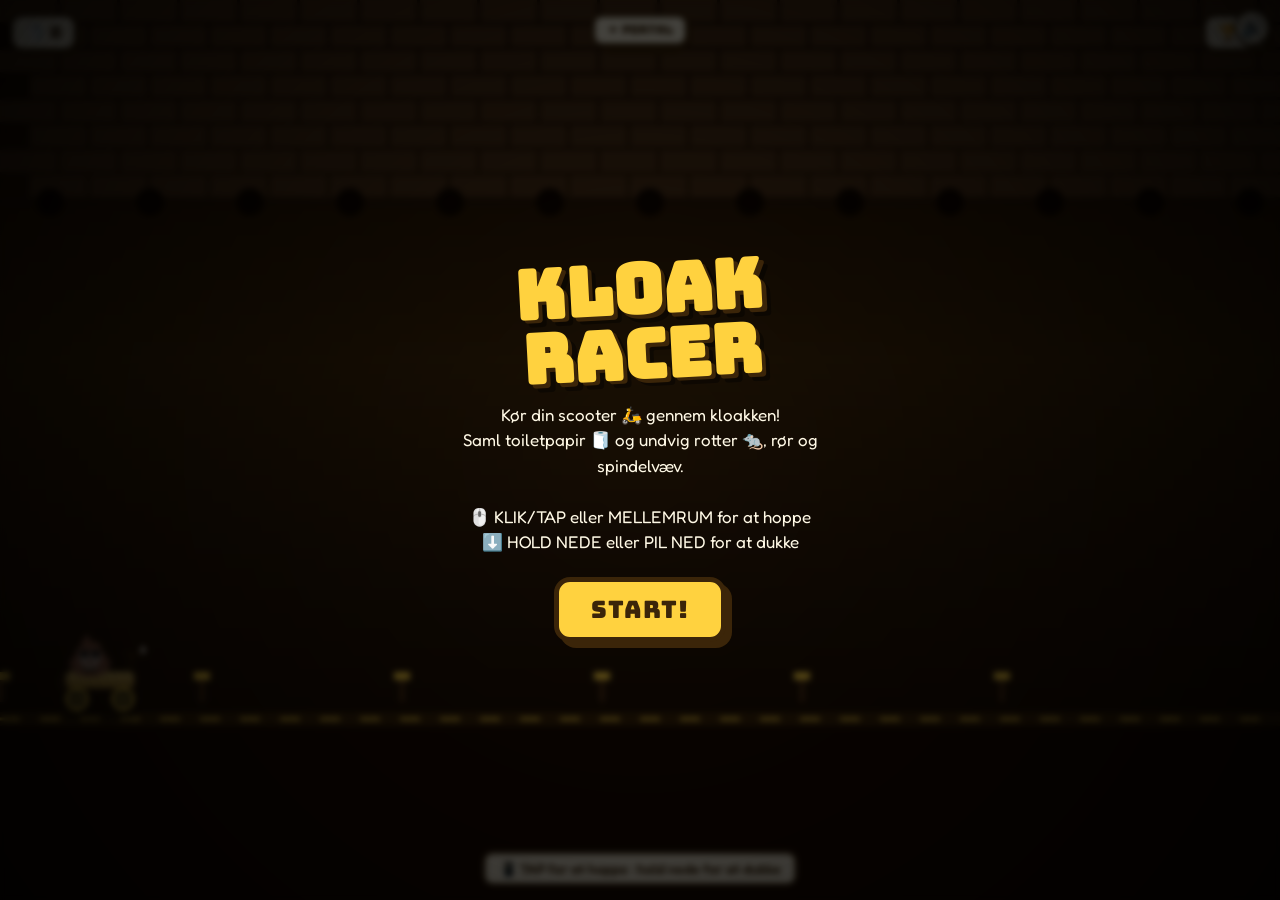
<file: kloak-racer.html>
<!DOCTYPE html>
<html lang="da">
<head>
<meta charset="UTF-8">
<meta name="viewport" content="width=device-width, initial-scale=1.0, user-scalable=no, viewport-fit=cover">
<title>Kloak-Racer</title>
<link href="https://fonts.googleapis.com/css2?family=Bungee&family=Fredoka:wght@500;600&display=swap" rel="stylesheet">
<link rel="stylesheet" href="lortespil.css">
<script src="lortespil.js" defer></script>
<style>
  #game.shake { animation: screenShake 0.2s ease-in-out; }
  @keyframes screenShake {
    0%, 100% { transform: translate(0, 0); }
    20% { transform: translate(-6px, 4px); }
    40% { transform: translate(6px, -4px); }
    60% { transform: translate(-4px, -3px); }
    80% { transform: translate(4px, 3px); }
  }
</style>
<style>
  * { margin: 0; padding: 0; box-sizing: border-box; user-select: none; -webkit-tap-highlight-color: transparent; }
  html, body { height: 100%; overflow: hidden; font-family: 'Fredoka', sans-serif; background: #1a0a02; }
  body { touch-action: none; position: fixed; width: 100%; }
  #game { position: relative; width: 100vw; height: 100vh; overflow: hidden; }
  canvas { display: block; width: 100%; height: 100%; image-rendering: -webkit-optimize-contrast; }

  #hud {
    position: absolute;
    top: max(14px, env(safe-area-inset-top));
    left: 10px;
    right: 10px;
    display: flex;
    justify-content: space-between;
    z-index: 10;
    pointer-events: none;
    gap: 6px;
  }
  .score-card {
    background: #fff9e6;
    border: 3px solid #3b2509;
    border-radius: 12px;
    padding: 5px 12px;
    font-family: 'Bungee', sans-serif;
    font-size: 16px;
    color: #3b2509;
    box-shadow: 3px 3px 0 #3b2509;
    display: flex;
    align-items: center;
    gap: 5px;
  }
  .back-btn {
    position: absolute;
    top: max(14px, env(safe-area-inset-top));
    left: 50%;
    transform: translateX(-50%);
    z-index: 11;
    background: #fff9e6;
    border: 3px solid #3b2509;
    border-radius: 10px;
    padding: 5px 12px;
    font-family: 'Bungee', sans-serif;
    font-size: 12px;
    color: #3b2509;
    text-decoration: none;
    box-shadow: 3px 3px 0 #3b2509;
    display: none;
  }
  body:not(.playing) .back-btn { display: block; }
  .overlay {
    position: absolute;
    inset: 0;
    background: radial-gradient(circle at center, rgba(0,0,0,0.55), rgba(0,0,0,0.9));
    display: flex;
    flex-direction: column;
    align-items: center;
    justify-content: center;
    z-index: 100;
    text-align: center;
    padding: 24px;
    backdrop-filter: blur(3px);
    -webkit-backdrop-filter: blur(3px);
  }
  .overlay h1 {
    font-family: 'Bungee', sans-serif;
    font-size: clamp(40px, 11vw, 68px);
    color: #ffd23f;
    text-shadow: 4px 4px 0 #3b2509, 8px 8px 0 rgba(0,0,0,0.4);
    margin-bottom: 14px;
    transform: rotate(-3deg);
    line-height: 0.95;
  }
  .overlay p {
    color: #fff9e6;
    font-size: 17px;
    margin-bottom: 22px;
    max-width: 380px;
    line-height: 1.5;
  }
  .btn {
    background: #ffd23f;
    border: 5px solid #3b2509;
    color: #3b2509;
    font-family: 'Bungee', sans-serif;
    font-size: 24px;
    padding: 12px 32px;
    border-radius: 16px;
    cursor: pointer;
    box-shadow: 6px 6px 0 #3b2509;
    transition: transform 0.08s, box-shadow 0.08s;
    letter-spacing: 1px;
  }
  .btn:active { transform: translate(4px, 4px); box-shadow: 2px 2px 0 #3b2509; }
  .hidden { display: none !important; }
  .new-best {
    display: inline-block;
    background: #ff4e6b;
    color: #fff9e6;
    font-family: 'Bungee', sans-serif;
    padding: 6px 14px;
    border-radius: 10px;
    border: 3px solid #3b2509;
    transform: rotate(-3deg);
    margin-bottom: 14px;
    font-size: 16px;
    box-shadow: 3px 3px 0 #3b2509;
  }
  .controls-hint {
    position: absolute;
    bottom: 14px;
    left: 50%;
    transform: translateX(-50%);
    background: rgba(255,249,230,0.9);
    border: 3px solid #3b2509;
    border-radius: 10px;
    padding: 6px 14px;
    font-size: 14px;
    color: #3b2509;
    font-weight: 600;
    z-index: 10;
  }
</style>
</head>
<body>
<a href="index.html" class="back-btn">← Portal</a>
<div id="game">
  <canvas id="c"></canvas>
  <div id="hud">
    <div class="score-card">🧻 <span id="papers">0</span></div>
    <div class="score-card">📏 <span id="dist">0</span> m</div>
    <div class="score-card">🏆 <span id="high">0</span></div>
  </div>
  <div class="controls-hint" id="hint">📱 TAP for at hoppe · hold nede for at dukke</div>

  <div id="start-overlay" class="overlay">
    <h1>KLOAK<br>RACER</h1>
    <p>Kør din scooter 🛵 gennem kloakken!<br>Saml toiletpapir 🧻 og undvig rotter 🐀, rør og spindelvæv.<br><br>🖱️ KLIK/TAP eller MELLEMRUM for at hoppe<br>⬇️ HOLD NEDE eller PIL NED for at dukke</p>
    <button class="btn" id="start-btn">START!</button>
  </div>

  <div id="game-over-overlay" class="overlay hidden">
    <div style="font-size:80px;margin-bottom:6px;animation:spin 0.8s;" id="go-emoji">💥</div>
    <h1>KRASH!</h1>
    <p id="go-text">Du kørte i <b><span id="final">0</span> m</b><br>og samlede <b><span id="final-papers">0</span> ruller</b></p>
    <div id="new-best" class="new-best hidden">🎉 Ny rekord!</div>
    <button class="btn" id="restart-btn">PRØV IGEN</button>
  </div>
</div>
<style>
  @keyframes spin { from { transform: rotate(0) scale(0); } to { transform: rotate(540deg) scale(1); } }
</style>
<script>
const canvas = document.getElementById('c');
const ctx = canvas.getContext('2d');
let W = window.innerWidth, H = window.innerHeight;
let DPR = Math.min(window.devicePixelRatio || 1, 2);
function resize() {
  W = window.innerWidth; H = window.innerHeight;
  canvas.width = W * DPR; canvas.height = H * DPR;
  canvas.style.width = W + 'px'; canvas.style.height = H + 'px';
  ctx.setTransform(DPR, 0, 0, DPR, 0, 0);
}
resize();
window.addEventListener('resize', resize);

const GROUND_Y = () => H * 0.78;
const CEILING_Y = () => H * 0.22;
const EMOJI_FONT = '"Apple Color Emoji","Segoe UI Emoji","Noto Color Emoji",sans-serif';

// State
let player = {
  x: 100, y: 0, vy: 0, size: 64,
  ducking: false, jumping: false, onGround: true
};
let obstacles = []; // { x, y, w, h, emoji, type }
let collectibles = []; // { x, y, emoji }
let particles = [];
let enginePuffs = []; // { x, y, vx, vy, life, maxLife }
let lastPuff = 0;
let distance = 0, papers = 0;
let running = false;
let speed = 6;
let baseSpeed = 6;
let lastSpawn = 0;
let scrollX = 0;
let highScore = parseInt(localStorage.getItem('racer_highscore') || '0', 10);
document.getElementById('high').textContent = highScore;

const papersEl = document.getElementById('papers');
const distEl = document.getElementById('dist');
const highEl = document.getElementById('high');
const finalEl = document.getElementById('final');
const finalPapers = document.getElementById('final-papers');
const startOverlay = document.getElementById('start-overlay');
const gameOverOverlay = document.getElementById('game-over-overlay');
const newBest = document.getElementById('new-best');
const goEmoji = document.getElementById('go-emoji');
const hint = document.getElementById('hint');

// input
function jump() {
  if (!running) return;
  if (player.onGround) {
    player.vy = -16;
    player.onGround = false;
    player.jumping = true;
    if (window.LS && LS.sfx) LS.sfx.play('jump');
  } else if (player.vy > 0 && !player.doubleJumped) {
    // allow a small double-jump boost
    player.vy = -12;
    player.doubleJumped = true;
    if (window.LS && LS.sfx) LS.sfx.play('jump');
  }
}
function startDuck() { if (running) player.ducking = true; }
function endDuck() { player.ducking = false; }

document.addEventListener('keydown', (e) => {
  if (e.code === 'Space' || e.code === 'ArrowUp') { e.preventDefault(); jump(); }
  if (e.code === 'ArrowDown') { e.preventDefault(); startDuck(); }
});
document.addEventListener('keyup', (e) => {
  if (e.code === 'ArrowDown') endDuck();
});

let touchStartY = 0, touchStartTime = 0, holdTimer = null;
canvas.addEventListener('mousedown', (e) => { e.preventDefault(); jump(); });
canvas.addEventListener('mouseup', (e) => { endDuck(); });
canvas.addEventListener('touchstart', (e) => {
  e.preventDefault();
  touchStartY = e.touches[0].clientY;
  touchStartTime = performance.now();
  // start a timer - if held more than 150ms, duck; else jump
  holdTimer = setTimeout(() => {
    startDuck();
    holdTimer = null;
  }, 140);
}, { passive: false });
canvas.addEventListener('touchmove', (e) => {
  e.preventDefault();
  const dy = e.touches[0].clientY - touchStartY;
  if (dy > 30) {
    if (holdTimer) { clearTimeout(holdTimer); holdTimer = null; }
    startDuck();
  }
}, { passive: false });
canvas.addEventListener('touchend', (e) => {
  if (holdTimer) {
    clearTimeout(holdTimer);
    holdTimer = null;
    jump();
  }
  endDuck();
});

function spawnObstacle() {
  // weighted pick based on distance
  const roll = Math.random();
  let type;
  if (distance < 200) {
    type = roll < 0.6 ? 'rat' : (roll < 0.85 ? 'puddle' : 'web');
  } else if (distance < 600) {
    type = roll < 0.35 ? 'rat' : roll < 0.55 ? 'puddle' : roll < 0.80 ? 'web' : 'pipe';
  } else {
    type = roll < 0.25 ? 'rat' : roll < 0.45 ? 'puddle' : roll < 0.65 ? 'web' : roll < 0.85 ? 'pipe' : 'double';
  }
  if (type === 'rat') {
    obstacles.push({ x: W + 50, y: GROUND_Y() - 20, w: 50, h: 40, emoji: '🐀', type, ground: true });
  } else if (type === 'puddle') {
    obstacles.push({ x: W + 50, y: GROUND_Y() - 10, w: 80, h: 20, emoji: '💧', type, ground: true, wide: true });
  } else if (type === 'web') {
    // ceiling hanging - must duck
    obstacles.push({ x: W + 50, y: GROUND_Y() - 75, w: 60, h: 50, emoji: '🕸️', type, ceiling: true });
  } else if (type === 'pipe') {
    obstacles.push({ x: W + 50, y: GROUND_Y() - 50, w: 40, h: 60, emoji: '🟫', type, ground: true, tall: true });
  } else if (type === 'double') {
    obstacles.push({ x: W + 50, y: GROUND_Y() - 20, w: 50, h: 40, emoji: '🐀', type: 'rat', ground: true });
    obstacles.push({ x: W + 150, y: GROUND_Y() - 75, w: 60, h: 50, emoji: '🕸️', type: 'web', ceiling: true });
  }

  // maybe spawn a paper
  if (Math.random() < 0.6) {
    const py = Math.random() < 0.5 ? GROUND_Y() - 50 : GROUND_Y() - 110; // low or high
    collectibles.push({ x: W + 200 + Math.random()*120, y: py, emoji: '🧻' });
  }
  // sometimes rubber duck bonus
  if (Math.random() < 0.12) {
    collectibles.push({ x: W + 260, y: GROUND_Y() - 80, emoji: '🦆', bonus: 5 });
  }
}

function addParticle(x, y, color) {
  for (let i=0;i<6;i++) {
    particles.push({
      x, y,
      vx: (Math.random()-0.5)*6,
      vy: -Math.random()*4 - 2,
      life: 40,
      color: color || '#ffd23f'
    });
  }
}

function aabb(a, b) {
  return a.x < b.x + b.w && a.x + a.w > b.x &&
         a.y < b.y + b.h && a.y + a.h > b.y;
}

function draw() {
  ctx.clearRect(0, 0, W, H);

  // Background - sewer brick walls
  const g = ctx.createLinearGradient(0, 0, 0, H);
  g.addColorStop(0, '#1a0a02');
  g.addColorStop(0.4, '#3b2509');
  g.addColorStop(0.6, '#2a1808');
  g.addColorStop(1, '#100600');
  ctx.fillStyle = g;
  ctx.fillRect(0, 0, W, H);

  // Top area - brick wall pattern
  const brickW = 60, brickH = 25;
  const offsetX = -((scrollX * 0.3) % (brickW*2));
  ctx.fillStyle = '#4a3018';
  for (let y = 0; y < CEILING_Y(); y += brickH) {
    const rowOffset = Math.floor(y / brickH) % 2 === 0 ? 0 : brickW/2;
    for (let x = offsetX + rowOffset; x < W + brickW; x += brickW) {
      ctx.fillRect(x, y, brickW - 3, brickH - 3);
    }
  }

  // Pipe ceiling
  ctx.fillStyle = '#2a1808';
  ctx.fillRect(0, CEILING_Y(), W, 8);
  ctx.fillStyle = '#100600';
  for (let x = -scrollX % 100; x < W; x += 100) {
    ctx.beginPath();
    ctx.arc(x + 50, CEILING_Y() + 4, 14, 0, Math.PI*2);
    ctx.fill();
  }

  // Ground - tile pattern
  ctx.fillStyle = '#1a0a02';
  ctx.fillRect(0, GROUND_Y() + 20, W, H - GROUND_Y());
  ctx.fillStyle = '#3b2509';
  ctx.fillRect(0, GROUND_Y() + 10, W, 14);
  // ground lines scrolling
  ctx.strokeStyle = '#ffd23f';
  ctx.lineWidth = 3;
  ctx.setLineDash([20, 20]);
  ctx.lineDashOffset = -scrollX;
  ctx.beginPath();
  ctx.moveTo(0, GROUND_Y() + 17);
  ctx.lineTo(W, GROUND_Y() + 17);
  ctx.stroke();
  ctx.setLineDash([]);

  // Distance markers - posts in background
  ctx.fillStyle = '#5a3818';
  for (let i = 0; i < 6; i++) {
    const x = ((i * 200) - (scrollX * 0.5) % 200) % (W + 200);
    ctx.fillRect(x, GROUND_Y() - 30, 4, 30);
    ctx.fillStyle = '#ffd23f';
    ctx.fillRect(x - 6, GROUND_Y() - 30, 16, 8);
    ctx.fillStyle = '#5a3818';
  }

  // Obstacles
  for (const o of obstacles) {
    ctx.save();
    ctx.font = (o.wide ? 64 : 50) + 'px ' + EMOJI_FONT;
    ctx.textAlign = 'center';
    ctx.textBaseline = 'middle';
    ctx.shadowColor = 'rgba(0,0,0,0.5)';
    ctx.shadowBlur = 6;
    ctx.shadowOffsetX = 2;
    ctx.shadowOffsetY = 3;
    if (o.type === 'pipe') {
      ctx.fillStyle = '#6b4423';
      ctx.fillRect(o.x, o.y, o.w, o.h);
      ctx.fillStyle = '#8b5a3b';
      ctx.fillRect(o.x - 4, o.y - 6, o.w + 8, 10);
    } else if (o.type === 'puddle') {
      ctx.font = '64px ' + EMOJI_FONT;
      ctx.fillText('💧', o.x + o.w/2, o.y + o.h/2);
      ctx.fillText('💩', o.x + o.w/2 - 20, o.y + o.h/2 + 2);
    } else {
      ctx.fillText(o.emoji, o.x + o.w/2, o.y + o.h/2);
    }
    ctx.restore();
  }

  // Collectibles
  for (const c of collectibles) {
    ctx.save();
    ctx.font = (c.bonus ? '44px ' : '38px ') + EMOJI_FONT;
    ctx.textAlign = 'center';
    ctx.textBaseline = 'middle';
    ctx.shadowColor = c.bonus ? 'rgba(255,210,63,0.9)' : 'rgba(0,0,0,0.4)';
    ctx.shadowBlur = c.bonus ? 16 : 4;
    const bob = Math.sin(performance.now()/200 + c.x) * 4;
    ctx.fillText(c.emoji, c.x, c.y + bob);
    ctx.restore();
  }

  // Particles
  for (const p of particles) {
    ctx.fillStyle = p.color;
    ctx.globalAlpha = Math.max(0, p.life / 40);
    ctx.fillRect(p.x, p.y, 5, 5);
  }
  ctx.globalAlpha = 1;

  // Engine puffs (drawn behind the scooter)
  for (const e of enginePuffs) {
    const a = Math.max(0, e.life / e.maxLife);
    ctx.fillStyle = 'rgba(90,60,35,' + (0.55 * a) + ')';
    ctx.beginPath();
    ctx.arc(e.x, e.y, 4 + (1 - a) * 5, 0, Math.PI*2);
    ctx.fill();
  }
  ctx.globalAlpha = 1;

  // Player scooter (replaces old emoji-stacked render)
  drawScooter(ctx, player, performance.now());
}

// ---- Scooter drawing (chassis + wheels + rider) ----
function drawScooter(ctx, player, t) {
  const size = player.ducking ? 42 : 64;
  const yOffset = player.ducking ? 12 : 0;
  const rot = player.onGround ? 0 : (player.vy * 0.02);

  // Shadow under wheels (ground level, shrinks when airborne)
  const airborne = !player.onGround;
  const airHeight = airborne ? Math.max(0, (GROUND_Y() - player.y - player.size/2)) : 0;
  const shadowScale = airborne ? Math.max(0.35, 1 - airHeight / 220) : 1;
  ctx.save();
  ctx.fillStyle = 'rgba(0,0,0,0.3)';
  ctx.beginPath();
  ctx.ellipse(player.x, GROUND_Y() + 14, 38 * shadowScale, 7 * shadowScale, 0, 0, Math.PI*2);
  ctx.fill();
  ctx.restore();

  // Speed lines behind the scooter
  if (!player.onGround || speed > 8) {
    ctx.save();
    ctx.strokeStyle = 'rgba(255,255,255,0.85)';
    ctx.lineWidth = 2;
    for (let i = 0; i < 5; i++) {
      const ly = player.y + yOffset - 10 + i * 8;
      const lx = player.x - 55 - (i * 6);
      ctx.globalAlpha = 0.15 + Math.random() * 0.45;
      ctx.beginPath();
      ctx.moveTo(lx, ly);
      ctx.lineTo(lx - 18 - Math.random()*8, ly);
      ctx.stroke();
    }
    ctx.restore();
  }

  ctx.save();
  ctx.translate(player.x, player.y + yOffset);
  ctx.rotate(rot);

  // Ducking: squash scaleY
  if (player.ducking) {
    ctx.scale(1, 0.65);
  }

  // ---- Chassis floor panel ----
  const chassisW = 70, chassisH = 18;
  const chassisY = 10; // relative to player center
  const chassisX = -chassisW / 2;
  const grad = ctx.createLinearGradient(0, chassisY - chassisH/2, 0, chassisY + chassisH/2);
  grad.addColorStop(0, '#e8c870');
  grad.addColorStop(1, '#a8802a');
  ctx.fillStyle = grad;
  ctx.strokeStyle = '#3b2509';
  ctx.lineWidth = 2;
  roundRect(ctx, chassisX, chassisY - chassisH/2, chassisW, chassisH, 6);
  ctx.fill();
  ctx.stroke();

  // ---- Exhaust pipe at rear ----
  ctx.fillStyle = '#2a1808';
  ctx.fillRect(chassisX - 5, chassisY - 3, 5, 12);
  ctx.strokeStyle = '#3b2509';
  ctx.lineWidth = 1;
  ctx.strokeRect(chassisX - 5, chassisY - 3, 5, 12);

  // ---- Handlebar (front) ----
  const barX = chassisX + chassisW - 6;
  ctx.strokeStyle = '#3b2509';
  ctx.lineWidth = 3;
  ctx.beginPath();
  // vertical post
  ctx.moveTo(barX, chassisY - chassisH/2);
  ctx.lineTo(barX + 4, chassisY - 26);
  ctx.stroke();
  // horizontal bar
  ctx.beginPath();
  ctx.moveTo(barX - 4, chassisY - 26);
  ctx.lineTo(barX + 14, chassisY - 26);
  ctx.stroke();
  // rearview mirror
  ctx.fillStyle = '#fff';
  ctx.strokeStyle = '#3b2509';
  ctx.lineWidth = 1.5;
  ctx.beginPath();
  ctx.ellipse(barX + 14, chassisY - 30, 3, 4, 0, 0, Math.PI*2);
  ctx.fill();
  ctx.stroke();

  // ---- Wheels ----
  const wheelR = 12;
  const wheelY = chassisY + chassisH/2 + wheelR - 2;
  const wheelFX = chassisX + chassisW - 12;
  const wheelRX = chassisX + 12;
  // wheel rotation from scrollX
  const wheelRot = scrollX / wheelR;
  // optional wobble at high speed
  const wobble = (speed > 10) ? Math.sin(t / 60) * (Math.PI / 90) : 0;

  drawWheel(ctx, wheelRX, wheelY, wheelR, wheelRot + wobble);
  drawWheel(ctx, wheelFX, wheelY, wheelR, wheelRot - wobble);

  // ---- Seat ----
  ctx.fillStyle = '#3b2509';
  roundRect(ctx, chassisX + 14, chassisY - 12, 22, 7, 3);
  ctx.fill();

  // ---- Rider: poop emoji + sunglasses overlay ----
  const riderX = chassisX + 25;
  const riderY = chassisY - 22;
  let riderTilt = 0;
  if (player.ducking) riderTilt = -10 * Math.PI / 180;
  ctx.save();
  ctx.translate(riderX, riderY);
  ctx.rotate(riderTilt);
  ctx.font = (size * 0.6) + 'px ' + EMOJI_FONT;
  ctx.textAlign = 'center';
  ctx.textBaseline = 'middle';
  ctx.fillText('💩', 0, 0);
  // sunglasses overlay on top of the poop face
  ctx.font = (size * 0.32) + 'px ' + EMOJI_FONT;
  ctx.fillText('🕶️', 0, -size * 0.05);
  ctx.restore();

  ctx.restore();
}

function drawWheel(ctx, x, y, r, rot) {
  // tire
  ctx.fillStyle = '#111';
  ctx.beginPath();
  ctx.arc(x, y, r, 0, Math.PI*2);
  ctx.fill();
  // yellow rim
  ctx.strokeStyle = '#ffd23f';
  ctx.lineWidth = 3;
  ctx.beginPath();
  ctx.arc(x, y, r - 2, 0, Math.PI*2);
  ctx.stroke();
  // hub
  ctx.fillStyle = '#ffd23f';
  ctx.beginPath();
  ctx.arc(x, y, 2, 0, Math.PI*2);
  ctx.fill();
  // 4 spokes
  ctx.strokeStyle = '#ffd23f';
  ctx.lineWidth = 1.5;
  for (let i = 0; i < 4; i++) {
    const a = rot + i * (Math.PI / 2);
    ctx.beginPath();
    ctx.moveTo(x, y);
    ctx.lineTo(x + Math.cos(a) * (r - 3), y + Math.sin(a) * (r - 3));
    ctx.stroke();
  }
}

function roundRect(ctx, x, y, w, h, r) {
  ctx.beginPath();
  ctx.moveTo(x + r, y);
  ctx.lineTo(x + w - r, y);
  ctx.quadraticCurveTo(x + w, y, x + w, y + r);
  ctx.lineTo(x + w, y + h - r);
  ctx.quadraticCurveTo(x + w, y + h, x + w - r, y + h);
  ctx.lineTo(x + r, y + h);
  ctx.quadraticCurveTo(x, y + h, x, y + h - r);
  ctx.lineTo(x, y + r);
  ctx.quadraticCurveTo(x, y, x + r, y);
  ctx.closePath();
}

function update(dt) {
  if (!running) return;

  // speed up over time
  speed = baseSpeed + Math.min(6, distance / 300);
  scrollX += speed * dt;
  distance += speed * dt * 0.2;
  distEl.textContent = Math.floor(distance);

  // Player physics
  if (!player.onGround) {
    player.vy += 0.85 * dt;
    player.y += player.vy * dt;
    if (player.y >= GROUND_Y() - player.size/2) {
      player.y = GROUND_Y() - player.size/2;
      player.vy = 0;
      player.onGround = true;
      player.jumping = false;
      player.doubleJumped = false;
      addParticle(player.x - 10, GROUND_Y() + 5, '#ffd23f');
    }
  }

  // Spawn obstacles
  lastSpawn += dt * 16;
  const spawnInterval = Math.max(900, 2000 - distance * 1.2);
  if (lastSpawn > spawnInterval) {
    spawnObstacle();
    lastSpawn = 0;
  }

  // Move obstacles / collectibles
  for (const o of obstacles) o.x -= speed * dt;
  obstacles = obstacles.filter(o => o.x + o.w > -20);
  for (const c of collectibles) c.x -= speed * dt;
  collectibles = collectibles.filter(c => c.x > -50);

  // Particles
  for (const p of particles) {
    p.x += p.vx * dt;
    p.y += p.vy * dt;
    p.vy += 0.3 * dt;
    p.life -= dt;
  }
  particles = particles.filter(p => p.life > 0);

  // Engine puffs: spawn every ~200ms when running; drift up+left, fade over ~600ms
  const nowT = performance.now();
  if (running && nowT - lastPuff > 200) {
    lastPuff = nowT;
    const rearX = player.x - 38;
    const rearY = player.y + (player.ducking ? 12 : 0) + 8;
    enginePuffs.push({
      x: rearX, y: rearY,
      vx: -0.8 - Math.random() * 0.5,
      vy: -0.4 - Math.random() * 0.4,
      life: 600, maxLife: 600
    });
  }
  const frameMs = dt * 16;
  for (const e of enginePuffs) {
    e.x += e.vx * dt;
    e.y += e.vy * dt;
    e.life -= frameMs;
  }
  enginePuffs = enginePuffs.filter(e => e.life > 0);

  // Player hitbox
  const ph = player.ducking ? 30 : 62;
  const pw = 50;
  const pbox = { x: player.x - pw/2, y: player.y + (player.ducking ? 5 : 0) - ph/2 + 10, w: pw, h: ph };

  // Collectibles collision
  for (let i = collectibles.length-1; i >= 0; i--) {
    const c = collectibles[i];
    const cbox = { x: c.x - 20, y: c.y - 20, w: 40, h: 40 };
    if (aabb(pbox, cbox)) {
      papers += c.bonus || 1;
      papersEl.textContent = papers;
      addParticle(c.x, c.y, c.bonus ? '#ff4e6b' : '#fff9e6');
      if (window.LS && LS.sfx) LS.sfx.play('coin');
      collectibles.splice(i, 1);
    }
  }

  // Obstacle collision
  for (const o of obstacles) {
    const ox = o.x + 8, oy = o.y + 6, ow = o.w - 16, oh = o.h - 10;
    if (aabb(pbox, { x: ox, y: oy, w: ow, h: oh })) {
      // Ducking saves from ceiling obstacles
      if (o.ceiling && player.ducking) continue;
      // Jumping saves from ground obstacles (if high enough)
      if (o.ground && !player.onGround && player.y < GROUND_Y() - o.h - 20) continue;
      if (window.LS && LS.sfx) LS.sfx.play('splat');
      gameOver(o.emoji);
      return;
    }
  }
}

let lastT = 0;
function frame(t) {
  const dt = Math.min(32, t - lastT) / 16;
  lastT = t;
  update(dt);
  draw();
  requestAnimationFrame(frame);
}
requestAnimationFrame(frame);

function start() {
  running = true;
  player.x = Math.min(120, W * 0.18);
  player.y = GROUND_Y() - player.size/2;
  player.vy = 0; player.onGround = true;
  obstacles = []; collectibles = []; particles = []; enginePuffs = [];
  distance = 0; papers = 0;
  papersEl.textContent = 0; distEl.textContent = 0;
  scrollX = 0;
  startOverlay.classList.add('hidden');
  gameOverOverlay.classList.add('hidden');
  newBest.classList.add('hidden');
  document.body.classList.add('playing');
  if (window.LS && LS.sfx) LS.sfx.play('engine');
  setTimeout(() => { hint.style.opacity = 0; }, 3000);
}

function gameOver(emoji) {
  running = false;
  // Screen shake on crash
  const gameEl = document.getElementById('game');
  if (gameEl) {
    gameEl.classList.remove('shake');
    // restart animation
    void gameEl.offsetWidth;
    gameEl.classList.add('shake');
    setTimeout(() => gameEl.classList.remove('shake'), 220);
  }
  if (window.LS && LS.sfx) {
    LS.sfx.stop('engine');
    LS.sfx.play('gameover');
  }
  goEmoji.textContent = emoji === '🕸️' ? '🕷️' : emoji === '💧' ? '💦' : '💥';
  finalEl.textContent = Math.floor(distance);
  finalPapers.textContent = papers;
  const totalScore = Math.floor(distance) + papers * 10;
  let isNew = false;
  const result = (window.LS && LS.reportGameEnd) ? LS.reportGameEnd({
    gameKey: 'racer',
    score: totalScore,
    extra: { distance: Math.floor(distance), papers, crashedOn: emoji }
  }) : null;
  if (result) {
    highScore = LS.getHigh('racer');
    highEl.textContent = highScore;
    isNew = result.isNewHigh;
    if (result.dailyCompleted && LS.toast) {
      LS.toast('🎉 DAGENS LORT FULDFØRT! +' + (result.dailyBonus || 0) + ' 🪙', { duration: 2800 });
    }
  } else {
    // Fallback to original behavior if shared module missing
    if (totalScore > highScore) {
      highScore = totalScore;
      highEl.textContent = highScore;
      localStorage.setItem('racer_highscore', highScore);
      isNew = totalScore > 0;
    }
  }
  document.body.classList.remove('playing');
  setTimeout(() => {
    if (isNew) newBest.classList.remove('hidden');
    gameOverOverlay.classList.remove('hidden');
  }, 500);
}

document.getElementById('start-btn').onclick = start;
document.getElementById('restart-btn').onclick = start;

// Mount mute button (shared module)
document.addEventListener('DOMContentLoaded', () => {
  if (window.LS && LS.mountMuteButton) LS.mountMuteButton();
});
// Also try immediately in case DOMContentLoaded already fired
if (document.readyState !== 'loading' && window.LS && window.LS.mountMuteButton) {
  window.LS.mountMuteButton();
}

// init player position
player.y = GROUND_Y() - player.size/2;
</script>
</body>
</html>
</file>
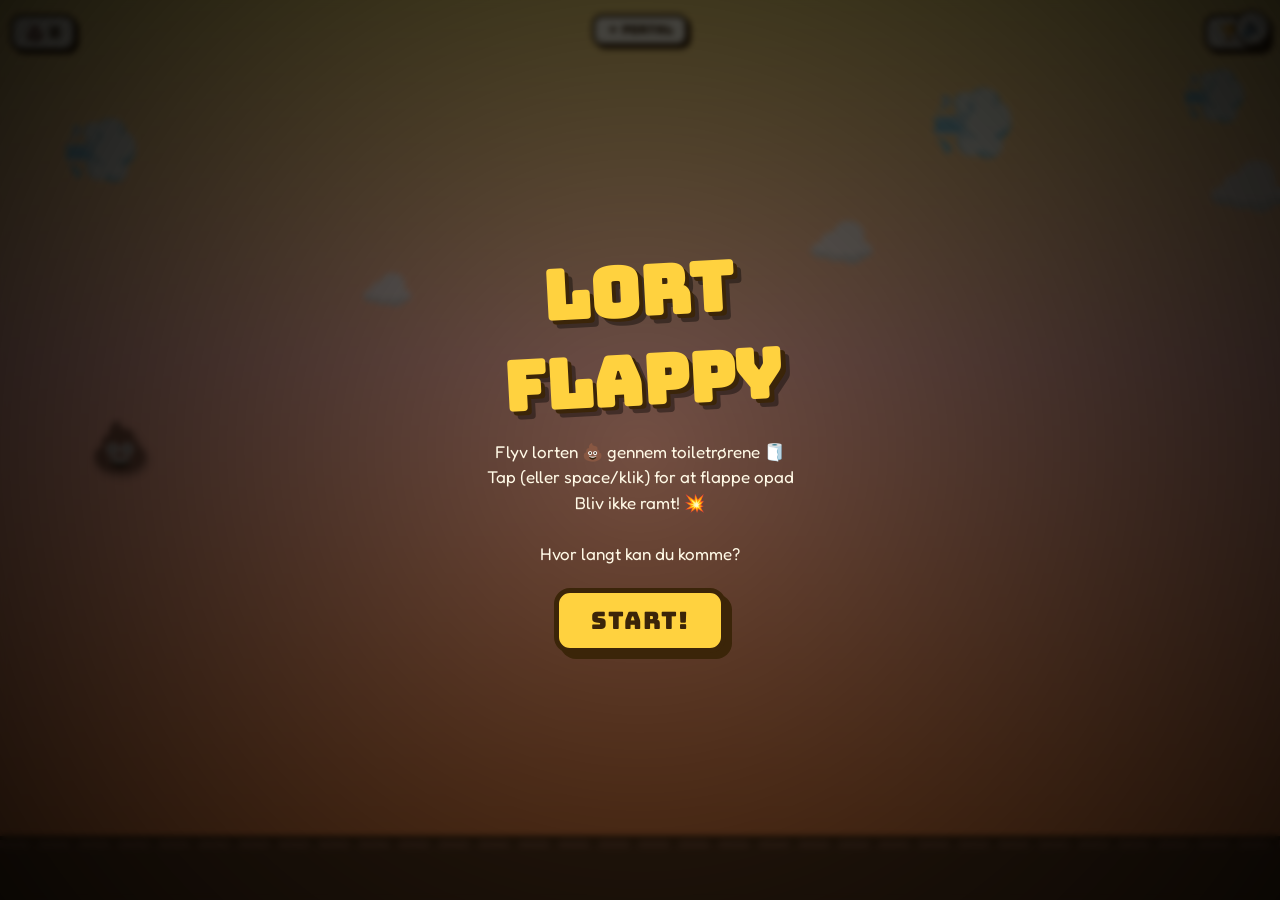
<file: lort-flappy.html>
<!DOCTYPE html>
<html lang="da">
<head>
<meta charset="UTF-8">
<meta name="viewport" content="width=device-width, initial-scale=1.0, user-scalable=no, viewport-fit=cover">
<title>Lort-Flappy</title>
<link href="https://fonts.googleapis.com/css2?family=Bungee&family=Fredoka:wght@500;600&display=swap" rel="stylesheet">
<link rel="stylesheet" href="lortespil.css">
<script src="lortespil.js" defer></script>
<style>
  * { margin: 0; padding: 0; box-sizing: border-box; user-select: none; -webkit-tap-highlight-color: transparent; }
  html, body { height: 100%; overflow: hidden; font-family: 'Fredoka', sans-serif; background: #ffb6a3; }
  body { touch-action: none; position: fixed; width: 100%; }
  #game { position: relative; width: 100vw; height: 100vh; overflow: hidden; cursor: pointer; }
  canvas { display: block; width: 100%; height: 100%; }

  #hud {
    position: absolute;
    top: max(14px, env(safe-area-inset-top));
    left: 10px;
    right: 10px;
    display: flex;
    justify-content: space-between;
    z-index: 10;
    pointer-events: none;
    gap: 6px;
  }
  .score-card {
    background: #fff9e6;
    border: 3px solid #3b2509;
    border-radius: 12px;
    padding: 5px 12px;
    font-family: 'Bungee', sans-serif;
    font-size: 16px;
    color: #3b2509;
    box-shadow: 3px 3px 0 #3b2509;
  }
  .big-score {
    position: absolute;
    top: 80px;
    left: 50%;
    transform: translateX(-50%);
    font-family: 'Bungee', sans-serif;
    font-size: 80px;
    color: #fff9e6;
    text-shadow: 4px 4px 0 #3b2509, 8px 8px 0 rgba(0,0,0,0.4);
    z-index: 9;
    pointer-events: none;
    opacity: 0.9;
  }
  .back-btn {
    position: absolute;
    top: max(14px, env(safe-area-inset-top));
    left: 50%;
    transform: translateX(-50%);
    z-index: 11;
    background: #fff9e6;
    border: 3px solid #3b2509;
    border-radius: 10px;
    padding: 5px 12px;
    font-family: 'Bungee', sans-serif;
    font-size: 12px;
    color: #3b2509;
    text-decoration: none;
    box-shadow: 3px 3px 0 #3b2509;
    display: none;
  }
  body:not(.playing) .back-btn { display: block; }
  .overlay {
    position: absolute;
    inset: 0;
    background: radial-gradient(circle at center, rgba(0,0,0,0.55), rgba(0,0,0,0.9));
    display: flex;
    flex-direction: column;
    align-items: center;
    justify-content: center;
    z-index: 100;
    text-align: center;
    padding: 24px;
    backdrop-filter: blur(3px);
    -webkit-backdrop-filter: blur(3px);
  }
  .overlay h1 {
    font-family: 'Bungee', sans-serif;
    font-size: clamp(40px, 11vw, 68px);
    color: #ffd23f;
    text-shadow: 4px 4px 0 #3b2509, 8px 8px 0 rgba(0,0,0,0.4);
    margin-bottom: 14px;
    transform: rotate(-3deg);
  }
  .overlay p {
    color: #fff9e6;
    font-size: 17px;
    margin-bottom: 22px;
    max-width: 380px;
    line-height: 1.5;
  }
  .btn {
    background: #ffd23f;
    border: 5px solid #3b2509;
    color: #3b2509;
    font-family: 'Bungee', sans-serif;
    font-size: 24px;
    padding: 12px 32px;
    border-radius: 16px;
    cursor: pointer;
    box-shadow: 6px 6px 0 #3b2509;
    transition: transform 0.08s, box-shadow 0.08s;
    letter-spacing: 1px;
  }
  .btn:active { transform: translate(4px, 4px); box-shadow: 2px 2px 0 #3b2509; }
  .hidden { display: none !important; }
  .new-best {
    display: inline-block;
    background: #ff4e6b;
    color: #fff9e6;
    font-family: 'Bungee', sans-serif;
    padding: 5px 12px;
    border-radius: 10px;
    border: 3px solid #3b2509;
    transform: rotate(-3deg);
    margin-bottom: 14px;
    font-size: 15px;
    box-shadow: 3px 3px 0 #3b2509;
  }
  .tap-hint {
    position: absolute;
    left: 50%;
    top: 50%;
    transform: translate(-50%, -50%);
    background: rgba(255,249,230,0.9);
    border: 4px solid #3b2509;
    border-radius: 20px;
    padding: 20px 32px;
    font-family: 'Bungee', sans-serif;
    color: #3b2509;
    text-align: center;
    z-index: 20;
    box-shadow: 5px 5px 0 #3b2509;
    animation: pulse 1s infinite alternate;
  }
  @keyframes pulse {
    0% { transform: translate(-50%,-50%) scale(1); }
    100% { transform: translate(-50%,-50%) scale(1.06); }
  }
  #boost-indicator {
    position: absolute;
    top: max(54px, calc(env(safe-area-inset-top) + 54px));
    right: 10px;
    display: flex;
    align-items: center;
    gap: 6px;
    background: #fff9e6;
    border: 3px solid #3b2509;
    border-radius: 12px;
    padding: 5px 10px;
    font-family: 'Bungee', sans-serif;
    font-size: 14px;
    color: #3b2509;
    box-shadow: 3px 3px 0 #3b2509;
    z-index: 10;
    transition: transform 0.15s;
  }
  #boost-indicator.empty { opacity: 0.5; }
  #boost-indicator.pulse { animation: boostPulse 0.6s infinite alternate; }
  @keyframes boostPulse {
    from { transform: scale(1); }
    to   { transform: scale(1.1); background: #ffd23f; }
  }
  #boost-hint {
    position: absolute;
    top: max(54px, calc(env(safe-area-inset-top) + 54px));
    right: 10px;
    transform: translateY(38px);
    background: rgba(255,249,230,0.9);
    border: 2px solid #3b2509;
    border-radius: 8px;
    padding: 2px 8px;
    font-family: 'Fredoka', sans-serif;
    font-size: 11px;
    color: #3b2509;
    z-index: 10;
    pointer-events: none;
  }
</style>
</head>
<body>
<a href="index.html" class="back-btn">← Portal</a>
<div id="game">
  <canvas id="c"></canvas>
  <div id="hud">
    <div class="score-card">💩 <span id="score">0</span></div>
    <div class="score-card">🏆 <span id="high">0</span></div>
  </div>
  <div id="boost-indicator" class="empty hidden">💨 <span id="boost-count">0</span></div>
  <div id="boost-hint" class="hidden">B / dobbelt-tap</div>
  <div class="big-score hidden" id="big-score">0</div>
  <div class="tap-hint hidden" id="tap-hint">TAP for at FLYVE!<br><span style="font-size:14px;font-family:Fredoka,sans-serif;font-weight:500;">Undvig rørene</span></div>

  <div id="start-overlay" class="overlay">
    <h1>LORT<br>FLAPPY</h1>
    <p>Flyv lorten 💩 gennem toiletrørene 🧻<br>Tap (eller space/klik) for at flappe opad<br>Bliv ikke ramt! 💥<br><br>Hvor langt kan du komme?</p>
    <button class="btn" id="start-btn">START!</button>
  </div>

  <div id="game-over-overlay" class="overlay hidden">
    <div style="font-size:80px;margin-bottom:6px;animation:spin 0.8s;">💥</div>
    <h1>SPLAT!</h1>
    <p>Du klarede <b><span id="final">0</span></b> rør<br>Bedste nogensinde: <b><span id="best">0</span></b></p>
    <div id="new-best" class="new-best hidden">🎉 Ny rekord!</div>
    <button class="btn" id="restart-btn">PRØV IGEN</button>
  </div>
</div>
<style>
  @keyframes spin { from { transform: rotate(0) scale(0); } to { transform: rotate(540deg) scale(1); } }
</style>
<script>
const canvas = document.getElementById('c');
const ctx = canvas.getContext('2d');
let W = window.innerWidth, H = window.innerHeight;
let DPR = Math.min(window.devicePixelRatio || 1, 2);
function resize() {
  W = window.innerWidth; H = window.innerHeight;
  canvas.width = W * DPR; canvas.height = H * DPR;
  canvas.style.width = W + 'px'; canvas.style.height = H + 'px';
  ctx.setTransform(DPR, 0, 0, DPR, 0, 0);
}
resize();
window.addEventListener('resize', resize);

// Game state
let player = { x: 0, y: 0, vy: 0, size: 48, rot: 0 };
const basePlayerSize = 48;
let pipes = []; // { x, gapY, gapH, scored, paper? }
let clouds = [];
let particles = [];
let paperItems = []; // collectible toilet papers
let boostItems = []; // collectible fart boosts {x,y}
let score = 0;
let papers = 0;
let running = false;
let waitingToStart = false;
let lastPipeX = 0;
let PIPE_W = 70;
let GAP_H = 180;
let highScore = parseInt(localStorage.getItem('flappy_highscore') || '0', 10);
document.getElementById('high').textContent = highScore;

// --- Twist state ---
let fartBoosts = 0;
let boostActive = false;
let boostTimer = 0;     // ms remaining
let lastBoostSpawn = 0; // performance.now()-based
let gameStartT = 0;
let lastSpaceTap = 0;
let touchStartT = 0;
let lastTouchTap = 0;
const boostIndicator = document.getElementById('boost-indicator');
const boostCountEl = document.getElementById('boost-count');
const boostHint = document.getElementById('boost-hint');

function updateBoostUI() {
  if (!boostIndicator) return;
  boostCountEl.textContent = fartBoosts;
  if (fartBoosts > 0) {
    boostIndicator.classList.remove('hidden');
    boostIndicator.classList.remove('empty');
    if (boostHint) boostHint.classList.remove('hidden');
  } else {
    boostIndicator.classList.add('empty');
    if (boostHint) boostHint.classList.add('hidden');
  }
  if (boostActive) boostIndicator.classList.add('pulse');
  else boostIndicator.classList.remove('pulse');
}

const scoreEl = document.getElementById('score');
const highEl = document.getElementById('high');
const bigScore = document.getElementById('big-score');
const finalEl = document.getElementById('final');
const bestEl = document.getElementById('best');
const startOverlay = document.getElementById('start-overlay');
const gameOverOverlay = document.getElementById('game-over-overlay');
const newBest = document.getElementById('new-best');
const tapHint = document.getElementById('tap-hint');

function initClouds() {
  clouds = [];
  for (let i=0; i<6; i++) {
    clouds.push({
      x: Math.random()*W,
      y: 50 + Math.random()*H*0.3,
      speed: 0.2 + Math.random()*0.3,
      size: 40 + Math.random()*40,
      emoji: ['☁️','💨'][Math.floor(Math.random()*2)]
    });
  }
}
initClouds();

function draw() {
  // Sky gradient
  const g = ctx.createLinearGradient(0, 0, 0, H);
  g.addColorStop(0, '#ffdf7a');
  g.addColorStop(0.4, '#ffb6a3');
  g.addColorStop(1, '#ff8a3d');
  ctx.fillStyle = g;
  ctx.fillRect(0, 0, W, H);

  // Clouds
  for (const c of clouds) {
    ctx.font = c.size + 'px serif';
    ctx.textAlign = 'center';
    ctx.textBaseline = 'middle';
    ctx.globalAlpha = 0.7;
    ctx.fillText(c.emoji, c.x, c.y);
    ctx.globalAlpha = 1;
    if (running) {
      c.x -= c.speed;
      if (c.x < -50) {
        c.x = W + 50;
        c.y = 50 + Math.random()*H*0.3;
      }
    }
  }

  // Ground
  const groundY = H - 60;
  ctx.fillStyle = '#6b4423';
  ctx.fillRect(0, groundY, W, 60);
  // tile pattern
  ctx.fillStyle = '#8b5a3b';
  for (let x = -((performance.now()/8) % 40); x < W; x += 40) {
    ctx.fillRect(x, groundY, 30, 8);
  }
  ctx.fillStyle = '#3b2509';
  ctx.fillRect(0, groundY-4, W, 4);

  // Pipes
  for (const p of pipes) {
    drawPipe(p.x, 0, PIPE_W, p.gapY, true);
    drawPipe(p.x, p.gapY + p.gapH, PIPE_W, groundY - (p.gapY + p.gapH), false);
  }

  // Toilet paper collectibles
  for (const pp of paperItems) {
    ctx.save();
    const bob = Math.sin(performance.now()/200 + pp.x) * 5;
    ctx.font = '34px serif';
    ctx.textAlign = 'center';
    ctx.textBaseline = 'middle';
    ctx.shadowColor = '#ffd23f';
    ctx.shadowBlur = 12;
    ctx.fillText('🧻', pp.x, pp.y + bob);
    ctx.restore();
  }

  // Fart-boost power-ups
  for (const b of boostItems) {
    ctx.save();
    const bob = Math.sin(performance.now()/180 + b.x*0.02) * 6;
    const scale = 1 + Math.sin(performance.now()/140) * 0.08;
    ctx.translate(b.x, b.y + bob);
    ctx.scale(scale, scale);
    ctx.font = '38px serif';
    ctx.textAlign = 'center';
    ctx.textBaseline = 'middle';
    ctx.shadowColor = '#a8e06a';
    ctx.shadowBlur = 18;
    ctx.fillText('💨', 0, 0);
    ctx.restore();
  }

  // Particles
  for (const p of particles) {
    ctx.globalAlpha = Math.max(0, p.life/30);
    ctx.fillStyle = p.color;
    ctx.fillRect(p.x, p.y, p.size, p.size);
  }
  ctx.globalAlpha = 1;

  // Player (rotated poop)
  ctx.save();
  ctx.translate(player.x, player.y);
  ctx.rotate(player.rot);
  const drawSize = boostActive ? player.size * 0.6 : player.size;
  ctx.font = drawSize + 'px serif';
  ctx.textAlign = 'center';
  ctx.textBaseline = 'middle';
  if (boostActive) {
    ctx.shadowColor = '#a8e06a';
    ctx.shadowBlur = 20;
  } else {
    ctx.shadowColor = 'rgba(0,0,0,0.4)';
    ctx.shadowBlur = 8;
    ctx.shadowOffsetX = 2;
    ctx.shadowOffsetY = 3;
  }
  ctx.fillText('💩', 0, 0);
  ctx.restore();

  // Speed lines when flapping
  if (player.vy < -5) {
    ctx.strokeStyle = 'rgba(255,255,255,0.5)';
    ctx.lineWidth = 3;
    for (let i=0; i<3; i++) {
      ctx.beginPath();
      ctx.moveTo(player.x - 20, player.y + 20 + i*6);
      ctx.lineTo(player.x - 35, player.y + 20 + i*6);
      ctx.stroke();
    }
  }
}

function drawPipe(x, y, w, h, isTop) {
  if (h <= 0) return;
  // Body: vertical gradient (porcelain)
  const bodyGrad = ctx.createLinearGradient(x, y, x, y + h);
  bodyGrad.addColorStop(0, '#fff8f0');
  bodyGrad.addColorStop(0.5, '#c8bfb4');
  bodyGrad.addColorStop(1, '#9a8e82');
  ctx.fillStyle = bodyGrad;
  ctx.fillRect(x, y, w, h);

  // Left-edge highlight (cylindrical look)
  ctx.save();
  ctx.beginPath();
  ctx.rect(x, y, w, h);
  ctx.clip();
  const hlGrad = ctx.createLinearGradient(x, 0, x + 14, 0);
  hlGrad.addColorStop(0, 'rgba(255,255,255,0.55)');
  hlGrad.addColorStop(1, 'rgba(255,255,255,0)');
  ctx.fillStyle = hlGrad;
  ctx.fillRect(x, y, 14, h);

  // Right-edge shadow
  const shGrad = ctx.createLinearGradient(x + w - 10, 0, x + w, 0);
  shGrad.addColorStop(0, 'rgba(60,36,18,0)');
  shGrad.addColorStop(1, 'rgba(60,36,18,0.35)');
  ctx.fillStyle = shGrad;
  ctx.fillRect(x + w - 10, y, 10, h);
  ctx.restore();

  // Body outline
  ctx.strokeStyle = '#3b2509';
  ctx.lineWidth = 3;
  ctx.strokeRect(x, y, w, h);

  // Very subtle horizontal seam lines for porcelain panels
  ctx.strokeStyle = 'rgba(59,37,9,0.12)';
  ctx.lineWidth = 1;
  for (let j=1; j<h/34; j++) {
    ctx.beginPath();
    ctx.moveTo(x + 2, y + j*34);
    ctx.lineTo(x + w - 2, y + j*34);
    ctx.stroke();
  }

  // Rim (cap) — 22px tall, slightly wider
  const capH = 22;
  const capX = x - 4;
  const capW = w + 8;
  const capY = isTop ? (y + h - capH) : y;

  const capGrad = ctx.createLinearGradient(capX, capY, capX, capY + capH);
  capGrad.addColorStop(0, '#ffffff');
  capGrad.addColorStop(0.5, '#e5dcd0');
  capGrad.addColorStop(1, '#b8afa2');
  ctx.fillStyle = capGrad;
  ctx.fillRect(capX, capY, capW, capH);

  // Cap left highlight
  ctx.save();
  ctx.beginPath();
  ctx.rect(capX, capY, capW, capH);
  ctx.clip();
  const capHl = ctx.createLinearGradient(capX, 0, capX + 10, 0);
  capHl.addColorStop(0, 'rgba(255,255,255,0.7)');
  capHl.addColorStop(1, 'rgba(255,255,255,0)');
  ctx.fillStyle = capHl;
  ctx.fillRect(capX, capY, 10, capH);
  ctx.restore();

  // Cap outline (darker)
  ctx.strokeStyle = '#2a1a05';
  ctx.lineWidth = 3;
  ctx.strokeRect(capX, capY, capW, capH);

  // Toilet paper emoji in cap center
  ctx.font = '20px serif';
  ctx.textAlign = 'center';
  ctx.textBaseline = 'middle';
  ctx.fillStyle = '#3b2509';
  ctx.fillText('🧻', capX + capW/2, capY + capH/2);
}

function spawnPipe() {
  const groundY = H - 60;
  const minGap = 100;
  const gapH = Math.max(140, GAP_H - Math.floor(score/5)*5);
  const gapY = minGap + Math.random() * (groundY - gapH - minGap*2);
  const p = {
    x: W + 30,
    gapY,
    gapH,
    scored: false
  };
  pipes.push(p);
  // 30% chance of paper in middle of gap
  if (Math.random() < 0.35) {
    paperItems.push({ x: W + 30 + PIPE_W/2, y: gapY + gapH/2 });
  }
}

function addParticles(x, y, color, n=10) {
  for (let i=0; i<n; i++) {
    particles.push({
      x, y,
      vx: (Math.random()-0.5)*6,
      vy: (Math.random()-0.5)*6,
      life: 30,
      size: 3 + Math.random()*3,
      color
    });
  }
}

function flap() {
  if (!running && !waitingToStart) return;
  if (waitingToStart) {
    running = true;
    waitingToStart = false;
    gameStartT = performance.now();
    lastBoostSpawn = gameStartT;
    tapHint.classList.add('hidden');
  }
  player.vy = -9;
  player.rot = -0.4;
  if (window.LS) LS.sfx.play('jump');
}

function activateBoost() {
  if (!running) return;
  if (fartBoosts <= 0 || boostActive) return;
  fartBoosts--;
  boostActive = true;
  boostTimer = 1500;
  // zoom forward instantly (x advance over ~300ms handled in update)
  player.vy = 0;
  // spawn brown clouds behind
  for (let i=0; i<22; i++) {
    particles.push({
      x: player.x - 10 - Math.random()*20,
      y: player.y + (Math.random()-0.5)*player.size*0.6,
      vx: -3 - Math.random()*4,
      vy: (Math.random()-0.5)*2,
      life: 40 + Math.random()*15,
      size: 4 + Math.random()*5,
      color: ['#6b4423','#8b5a3b','#a57a4d','#6e4520'][Math.floor(Math.random()*4)]
    });
  }
  if (window.LS) {
    LS.sfx.play('boost');
    LS.sfx.play('fart');
  }
  if (window.LS) LS.toast('💨 FART-BOOST AKTIVERET!', { duration: 900 });
  updateBoostUI();
}

function update(dt) {
  if (waitingToStart) {
    player.y += Math.sin(performance.now()/300) * 0.5;
    return;
  }
  if (!running) return;

  // Boost timer handling
  const msDt = dt * 16;
  if (boostActive) {
    boostTimer -= msDt;
    // Trail particles while active
    if (Math.random() < 0.7) {
      particles.push({
        x: player.x - 12,
        y: player.y + (Math.random()-0.5)*player.size*0.5,
        vx: -4 - Math.random()*3,
        vy: (Math.random()-0.5)*2,
        life: 25 + Math.random()*10,
        size: 3 + Math.random()*4,
        color: ['#6b4423','#8b5a3b','#a57a4d'][Math.floor(Math.random()*3)]
      });
    }
    if (boostTimer <= 0) {
      boostActive = false;
      updateBoostUI();
    }
  }

  // Gravity (suspended during boost)
  if (boostActive) {
    player.vy = 0;
  } else {
    player.vy += 0.55 * dt;
    player.vy = Math.min(player.vy, 14);
  }
  player.y += player.vy * dt;
  player.rot = Math.max(-0.5, Math.min(1.3, player.vy * 0.08));

  // Move pipes
  let scrollSpeed = 3.5 + Math.min(2.5, score * 0.03);
  if (boostActive) scrollSpeed += (200 / (1500/16)) * 4; // aggressive forward motion
  for (const p of pipes) p.x -= scrollSpeed * dt;
  for (const pp of paperItems) pp.x -= scrollSpeed * dt;
  for (const b of boostItems) b.x -= scrollSpeed * dt;
  pipes = pipes.filter(p => p.x + PIPE_W > -20);
  paperItems = paperItems.filter(pp => pp.x > -40);
  boostItems = boostItems.filter(b => b.x > -40);

  // Spawn pipes
  if (pipes.length === 0 || W - pipes[pipes.length-1].x > 220) {
    if (pipes.length === 0 || pipes[pipes.length-1].x < W - 220) {
      spawnPipe();
    }
  }

  // Spawn boost power-ups every ~20s
  if (performance.now() - lastBoostSpawn > 20000) {
    lastBoostSpawn = performance.now();
    // place between latest pipe and next
    const spawnX = W + 120;
    const spawnY = 120 + Math.random() * (H - 300);
    boostItems.push({ x: spawnX, y: spawnY });
  }

  // Check ground (ignore during boost)
  const groundY = H - 60;
  const renderSize = boostActive ? player.size * 0.6 : player.size;
  const pr = renderSize * 0.35;
  if (!boostActive) {
    if (player.y > groundY - player.size/2) {
      player.y = groundY - player.size/2;
      return gameOver();
    }
    if (player.y < 0) {
      player.y = 0;
      player.vy = 0;
    }
  } else {
    // keep player within vertical bounds during boost
    if (player.y < 20) player.y = 20;
    if (player.y > groundY - 20) player.y = groundY - 20;
  }

  // Check pipes
  for (const p of pipes) {
    if (!boostActive && player.x + pr > p.x && player.x - pr < p.x + PIPE_W) {
      if (player.y - pr < p.gapY || player.y + pr > p.gapY + p.gapH) {
        return gameOver();
      }
    }
    if (!p.scored && p.x + PIPE_W < player.x) {
      p.scored = true;
      const pointsPerPipe = Math.max(1, Math.floor(player.size / basePlayerSize));
      score += pointsPerPipe;
      scoreEl.textContent = score;
      bigScore.textContent = score;
      addParticles(player.x, player.y, '#ffd23f', 8);
      if (window.LS) LS.sfx.play('click');
    }
  }

  // Check papers
  for (let i = paperItems.length-1; i >= 0; i--) {
    const pp = paperItems[i];
    const dx = pp.x - player.x, dy = pp.y - player.y;
    if (dx*dx + dy*dy < Math.max(900, (pr+18)*(pr+18))) {
      paperItems.splice(i, 1);
      papers++;
      score++; // bonus
      // Grow the poop! (caps at 2x base)
      player.size = basePlayerSize + Math.min(papers * 2, basePlayerSize);
      scoreEl.textContent = score;
      bigScore.textContent = score;
      addParticles(pp.x, pp.y, '#fff9e6', 12);
      if (window.LS) LS.sfx.play('coin');
    }
  }

  // Check boost items
  for (let i = boostItems.length-1; i >= 0; i--) {
    const b = boostItems[i];
    const dx = b.x - player.x, dy = b.y - player.y;
    if (dx*dx + dy*dy < Math.max(1100, (pr+22)*(pr+22))) {
      boostItems.splice(i, 1);
      fartBoosts++;
      updateBoostUI();
      addParticles(b.x, b.y, '#a8e06a', 16);
      if (window.LS) {
        LS.sfx.play('powerup');
        LS.toast('💨 FART-BOOST!', { duration: 900 });
      }
    }
  }

  // Particles
  for (const p of particles) {
    p.x += p.vx * dt;
    p.y += p.vy * dt;
    p.vy += 0.3 * dt;
    p.life -= dt;
  }
  particles = particles.filter(p => p.life > 0);
}

let lastT = 0;
function frame(t) {
  const dt = Math.min(32, t - lastT) / 16;
  lastT = t;
  update(dt);
  draw();
  requestAnimationFrame(frame);
}
requestAnimationFrame(frame);

// Input
function inputFlap(e) {
  if (e) e.preventDefault();
  if (!running && !waitingToStart) return;
  flap();
}

document.addEventListener('keydown', (e) => {
  if (e.code === 'Space' || e.code === 'ArrowUp') {
    e.preventDefault();
    const now = performance.now();
    // Space double-tap (within 300ms) = boost if available
    if (e.code === 'Space' && running && fartBoosts > 0 && now - lastSpaceTap < 300) {
      activateBoost();
      lastSpaceTap = 0;
      return;
    }
    if (e.code === 'Space') lastSpaceTap = now;
    inputFlap();
  } else if (e.code === 'KeyB') {
    e.preventDefault();
    activateBoost();
  }
});
canvas.addEventListener('mousedown', (e) => inputFlap(e));

// Touch: support long-press (>400ms) and double-tap for boost
let longPressTimer = null;
canvas.addEventListener('touchstart', (e) => {
  const now = performance.now();
  // Double-tap within 300ms -> boost
  if (running && fartBoosts > 0 && now - lastTouchTap < 300) {
    e.preventDefault();
    activateBoost();
    lastTouchTap = 0;
    return;
  }
  lastTouchTap = now;
  touchStartT = now;
  // Schedule long-press activation
  if (longPressTimer) clearTimeout(longPressTimer);
  longPressTimer = setTimeout(() => {
    if (running && fartBoosts > 0 && !boostActive) {
      activateBoost();
      longPressTimer = null;
    }
  }, 400);
  inputFlap(e);
}, { passive: false });
canvas.addEventListener('touchend', (e) => {
  if (longPressTimer) { clearTimeout(longPressTimer); longPressTimer = null; }
});
canvas.addEventListener('touchcancel', () => {
  if (longPressTimer) { clearTimeout(longPressTimer); longPressTimer = null; }
});

function prepare() {
  pipes = [];
  paperItems = [];
  boostItems = [];
  particles = [];
  score = 0;
  papers = 0;
  fartBoosts = 0;
  boostActive = false;
  boostTimer = 0;
  lastBoostSpawn = performance.now();
  player.size = basePlayerSize;
  scoreEl.textContent = 0;
  bigScore.textContent = 0;
  player.x = Math.min(120, W * 0.25);
  player.y = H / 2;
  player.vy = 0;
  player.rot = 0;
  waitingToStart = true;
  running = false;
  updateBoostUI();
  document.body.classList.add('playing');
  startOverlay.classList.add('hidden');
  gameOverOverlay.classList.add('hidden');
  newBest.classList.add('hidden');
  bigScore.classList.remove('hidden');
  tapHint.classList.remove('hidden');
}

function gameOver() {
  running = false;
  waitingToStart = false;
  boostActive = false;
  addParticles(player.x, player.y, '#ff4e6b', 25);
  document.body.classList.remove('playing');
  finalEl.textContent = score;
  if (window.LS) {
    LS.sfx.play('splat');
    setTimeout(() => { if (window.LS) LS.sfx.play('gameover'); }, 260);
  }

  let isNew = false;
  const result = window.LS ? LS.reportGameEnd({
    gameKey: 'flappy',
    score,
    extra: { score, papers }
  }) : null;

  if (result) {
    isNew = !!result.isNewHigh;
    if (result.isNewHigh) {
      highScore = score;
      highEl.textContent = highScore;
    }
    if (result.dailyCompleted) {
      LS.toast('🎉 DAGENS LORT FULDFØRT! +' + (result.dailyBonus||0) + ' 🪙', { duration: 2800 });
    }
  } else {
    if (score > highScore) {
      highScore = score;
      highEl.textContent = highScore;
      localStorage.setItem('flappy_highscore', highScore);
      isNew = score > 0;
    }
  }

  bestEl.textContent = highScore;
  bigScore.classList.add('hidden');
  tapHint.classList.add('hidden');
  if (boostIndicator) boostIndicator.classList.add('hidden');
  if (boostHint) boostHint.classList.add('hidden');
  setTimeout(() => {
    if (isNew) newBest.classList.remove('hidden');
    gameOverOverlay.classList.remove('hidden');
  }, 700);
}

document.getElementById('start-btn').onclick = prepare;
document.getElementById('restart-btn').onclick = prepare;

// initial player position
player.x = Math.min(120, W * 0.25);
player.y = H / 2;

document.addEventListener('DOMContentLoaded', () => {
  if (window.LS && LS.mountMuteButton) LS.mountMuteButton();
});
window.addEventListener('load', () => {
  if (window.LS && LS.mountMuteButton) LS.mountMuteButton();
});
</script>
</body>
</html>
</file>
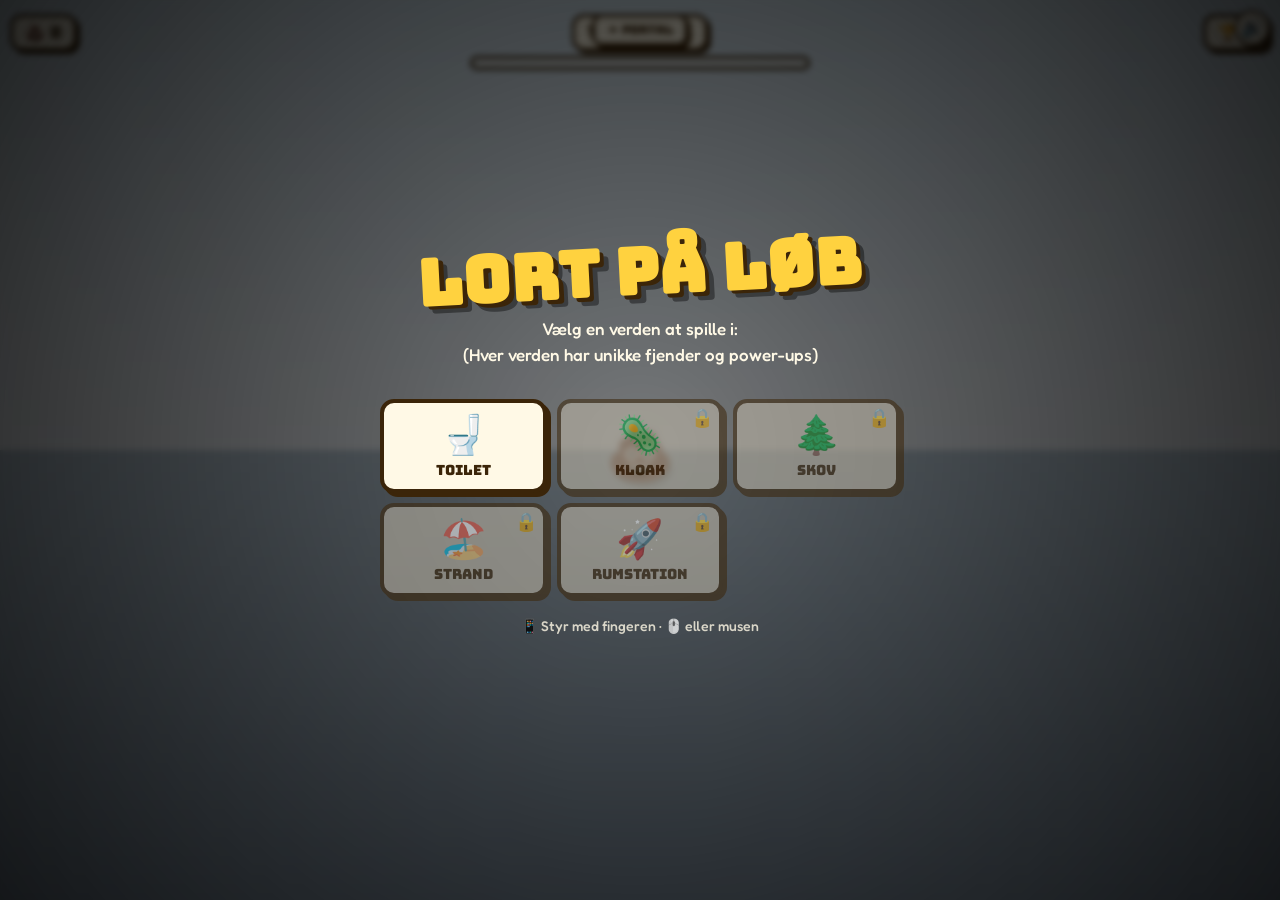
<file: lort-paa-loeb.html>
<!DOCTYPE html>
<html lang="da">
<head>
<meta charset="UTF-8">
<meta name="viewport" content="width=device-width, initial-scale=1.0, user-scalable=no, viewport-fit=cover">
<title>Lort på Løb - Verdensturné</title>
<link href="https://fonts.googleapis.com/css2?family=Bungee&family=Fredoka:wght@500;600&display=swap" rel="stylesheet">
<link rel="stylesheet" href="lortespil.css">
<script src="lortespil.js" defer></script>
<style>
  * { margin: 0; padding: 0; box-sizing: border-box; user-select: none; -webkit-tap-highlight-color: transparent; }
  html, body { height: 100%; overflow: hidden; font-family: 'Fredoka', sans-serif; }
  body { touch-action: none; position: fixed; width: 100%; }
  #game {
    position: relative;
    width: 100vw;
    height: 100vh;
    overflow: hidden;
    cursor: none;
    transition: background 0.8s ease;
  }
  .world-toilet { background: linear-gradient(180deg,#d8e8f2 0%,#f0f4f8 50%,#b8c8d4 50%,#8898a8 100%); }
  .world-kloak  { background: linear-gradient(180deg,#2a1808 0%,#4a3018 40%,#3b2509 40%,#1a0a02 100%); }
  .world-skov   { background: linear-gradient(180deg,#7dc6ff 0%,#a8e0ff 38%,#8dd96e 38%,#3a7a2a 100%); }
  .world-strand { background: linear-gradient(180deg,#ffdf7a 0%,#ffe8a8 35%,#f4d89c 35%,#d4a858 60%,#4a9fd6 60%,#2a6a9a 100%); }
  .world-rum    { background: radial-gradient(ellipse at center,#2a0858 0%,#0a0220 70%,#000 100%); }

  .decor { position: absolute; pointer-events: none; }
  .poop {
    position: absolute;
    font-size: 56px;
    pointer-events: none;
    will-change: transform;
    z-index: 10;
    filter: drop-shadow(3px 5px 0 rgba(0,0,0,0.25));
  }
  .poop-inner {
    display: inline-block;
    animation: wiggle 0.35s infinite alternate ease-in-out;
  }
  .poop-hat {
    position: absolute;
    top: -30px;
    left: 50%;
    transform: translateX(-50%);
    font-size: 36px;
    filter: drop-shadow(2px 2px 0 rgba(0,0,0,0.25));
    animation: wiggle 0.5s infinite alternate ease-in-out;
    pointer-events: none;
    z-index: 11;
  }
  @keyframes wiggle {
    0% { transform: rotate(-10deg) scale(1, 0.95); }
    100% { transform: rotate(10deg) scale(1.05, 1.05); }
  }
  .collectible {
    position: absolute;
    font-size: 40px;
    pointer-events: none;
    filter: drop-shadow(2px 3px 0 rgba(0,0,0,0.2));
    animation: bob 1s infinite alternate ease-in-out;
  }
  @keyframes bob {
    from { transform: translate(-50%, -58%) rotate(-8deg); }
    to { transform: translate(-50%, -45%) rotate(8deg); }
  }
  .enemy {
    position: absolute;
    font-size: 34px;
    pointer-events: none;
    filter: drop-shadow(1px 2px 0 rgba(0,0,0,0.35));
    will-change: transform;
    z-index: 5;
  }
  .sparkle {
    position: absolute;
    font-size: 32px;
    pointer-events: none;
    animation: sparkle 0.7s forwards ease-out;
    font-family: 'Bungee', sans-serif;
    color: #fff9e6;
    text-shadow: 2px 2px 0 #3b2509;
    z-index: 15;
  }
  @keyframes sparkle {
    0% { opacity: 1; transform: translate(-50%, -50%) scale(0.4); }
    100% { opacity: 0; transform: translate(-50%, -180%) scale(1.4); }
  }
  .power-up {
    position: absolute;
    font-size: 46px;
    pointer-events: none;
    filter:
      drop-shadow(0 0 12px #ffd23f)
      drop-shadow(0 0 20px #ff8a3d)
      drop-shadow(2px 3px 0 rgba(0,0,0,0.3));
    animation: powerBob 0.7s infinite alternate ease-in-out;
    z-index: 8;
  }
  .power-up::after {
    content: '✨';
    position: absolute;
    font-size: 22px;
    top: -14px;
    right: -14px;
    animation: twinkle 0.6s infinite alternate;
    filter: none;
  }
  @keyframes powerBob {
    from { transform: translate(-50%, -60%) rotate(-15deg) scale(1); }
    to { transform: translate(-50%, -42%) rotate(15deg) scale(1.12); }
  }
  @keyframes twinkle {
    from { opacity: 0.4; transform: scale(0.7) rotate(0deg); }
    to { opacity: 1; transform: scale(1.3) rotate(40deg); }
  }
  .enemy-dying { animation: flyDie 0.6s forwards ease-in; }
  @keyframes flyDie {
    0% { opacity: 1; }
    40% { opacity: 1; filter: drop-shadow(0 0 8px #ffd23f) brightness(2); }
    100% {
      opacity: 0;
      transform: translate(var(--fx,0), calc(var(--fy,0) + 120px)) translate(-50%, -50%) rotate(540deg) scale(0.3) !important;
    }
  }
  .shockwave {
    position: absolute;
    width: 40px;
    height: 40px;
    border-radius: 50%;
    border: 6px solid #ffd23f;
    pointer-events: none;
    transform: translate(-50%, -50%);
    animation: shock 0.7s forwards ease-out;
    z-index: 3;
  }
  @keyframes shock {
    0% { width: 40px; height: 40px; border-width: 6px; opacity: 1; box-shadow: 0 0 20px #ffd23f, inset 0 0 20px #fff; }
    100% { width: 1000px; height: 1000px; border-width: 1px; opacity: 0; }
  }

  #hud {
    position: absolute;
    top: max(14px, env(safe-area-inset-top));
    left: 10px;
    right: 10px;
    display: flex;
    justify-content: space-between;
    gap: 6px;
    z-index: 20;
    pointer-events: none;
    flex-wrap: wrap;
  }
  .score-card {
    background: #fff9e6;
    border: 3px solid #3b2509;
    border-radius: 12px;
    padding: 5px 12px;
    font-family: 'Bungee', sans-serif;
    font-size: 16px;
    color: #3b2509;
    box-shadow: 3px 3px 0 #3b2509;
    display: flex;
    align-items: center;
    gap: 5px;
  }
  .score-card .emoji { font-family: sans-serif; }
  .progress-bar {
    position: absolute;
    left: 50%;
    top: 56px;
    transform: translateX(-50%);
    width: min(340px, 80vw);
    height: 14px;
    background: rgba(255,249,230,0.3);
    border: 3px solid #3b2509;
    border-radius: 10px;
    overflow: hidden;
    z-index: 20;
  }
  .progress-fill {
    height: 100%;
    background: linear-gradient(90deg,#ffd23f,#ff8a3d);
    width: 0%;
    transition: width 0.3s;
    box-shadow: inset 0 0 8px rgba(255,255,255,0.5);
  }

  .overlay {
    position: absolute;
    inset: 0;
    background: radial-gradient(circle at center, rgba(0,0,0,0.5), rgba(0,0,0,0.85));
    display: flex;
    flex-direction: column;
    align-items: center;
    justify-content: center;
    z-index: 100;
    text-align: center;
    padding: 24px;
    backdrop-filter: blur(3px);
    -webkit-backdrop-filter: blur(3px);
  }
  .overlay h1 {
    font-family: 'Bungee', sans-serif;
    font-size: clamp(38px, 11vw, 64px);
    color: #ffd23f;
    text-shadow: 4px 4px 0 #3b2509, 8px 8px 0 rgba(0,0,0,0.4);
    margin-bottom: 14px;
    transform: rotate(-3deg);
    line-height: 0.95;
    letter-spacing: 1px;
  }
  .overlay p {
    color: #fff9e6;
    font-size: 17px;
    margin-bottom: 22px;
    max-width: 380px;
    line-height: 1.5;
    font-weight: 500;
  }
  .btn {
    background: #ffd23f;
    border: 5px solid #3b2509;
    color: #3b2509;
    font-family: 'Bungee', sans-serif;
    font-size: 24px;
    padding: 12px 32px;
    border-radius: 16px;
    cursor: pointer;
    box-shadow: 6px 6px 0 #3b2509;
    transition: transform 0.08s, box-shadow 0.08s;
    letter-spacing: 1px;
    margin: 6px;
  }
  .btn:active { transform: translate(4px, 4px); box-shadow: 2px 2px 0 #3b2509; }
  .btn.secondary { background: #fff9e6; font-size: 18px; padding: 10px 20px; }
  .back-btn {
    position: absolute;
    top: max(14px, env(safe-area-inset-top));
    left: 50%;
    transform: translateX(-50%);
    z-index: 21;
    background: #fff9e6;
    border: 3px solid #3b2509;
    border-radius: 10px;
    padding: 5px 12px;
    font-family: 'Bungee', sans-serif;
    font-size: 12px;
    color: #3b2509;
    text-decoration: none;
    box-shadow: 3px 3px 0 #3b2509;
    display: none;
  }
  body:not(.playing) .back-btn { display: block; }
  .hidden { display: none !important; }
  .game-over-emoji {
    font-size: 80px;
    margin-bottom: 4px;
    animation: spin 0.8s ease-out;
    filter: drop-shadow(4px 4px 0 rgba(0,0,0,0.3));
  }
  @keyframes spin {
    from { transform: rotate(0) scale(0); }
    to { transform: rotate(540deg) scale(1); }
  }
  .shake { animation: shake 0.5s; }
  @keyframes shake {
    0%, 100% { transform: translate(0); }
    20% { transform: translate(-8px, 6px); }
    40% { transform: translate(7px, -5px); }
    60% { transform: translate(-5px, -6px); }
    80% { transform: translate(6px, 4px); }
  }
  .new-best {
    display: inline-block;
    background: #ff4e6b;
    color: #fff9e6;
    font-family: 'Bungee', sans-serif;
    padding: 6px 14px;
    border-radius: 10px;
    border: 3px solid #3b2509;
    transform: rotate(-3deg);
    margin-bottom: 14px;
    font-size: 16px;
    box-shadow: 3px 3px 0 #3b2509;
  }
  .world-select {
    display: grid;
    grid-template-columns: repeat(auto-fit, minmax(130px, 1fr));
    gap: 10px;
    max-width: 520px;
    width: 100%;
    margin: 10px 0 18px;
  }
  .world-btn {
    background: #fff9e6;
    border: 4px solid #3b2509;
    border-radius: 14px;
    padding: 10px 6px;
    cursor: pointer;
    box-shadow: 4px 4px 0 #3b2509;
    font-family: 'Bungee', sans-serif;
    color: #3b2509;
    transition: transform 0.08s, box-shadow 0.08s;
    position: relative;
  }
  .world-btn:active { transform: translate(3px,3px); box-shadow: 1px 1px 0 #3b2509; }
  .world-btn.locked { opacity: 0.55; cursor: not-allowed; background: #c0b8a8; }
  .world-btn.locked:active { transform: none; box-shadow: 4px 4px 0 #3b2509; }
  .world-btn .we { font-size: 38px; display: block; margin-bottom: 4px; font-family: sans-serif; }
  .world-btn .wn { font-size: 14px; }
  .world-btn .lock { position: absolute; top: 4px; right: 6px; font-size: 18px; font-family: sans-serif; }
  .banner {
    position: absolute;
    top: 35%;
    left: 50%;
    transform: translate(-50%, -50%);
    font-family: 'Bungee', sans-serif;
    font-size: clamp(36px, 10vw, 72px);
    color: #ffd23f;
    text-shadow: 4px 4px 0 #3b2509, 8px 8px 0 rgba(0,0,0,0.4);
    z-index: 50;
    pointer-events: none;
    animation: bannerPop 2s forwards;
    text-align: center;
    white-space: nowrap;
  }
  @keyframes bannerPop {
    0% { opacity: 0; transform: translate(-50%,-50%) scale(0.4) rotate(-15deg); }
    20% { opacity: 1; transform: translate(-50%,-50%) scale(1.15) rotate(3deg); }
    40% { transform: translate(-50%,-50%) scale(1) rotate(-2deg); }
    80% { opacity: 1; transform: translate(-50%,-50%) scale(1) rotate(-2deg); }
    100% { opacity: 0; transform: translate(-50%,-50%) scale(0.9); }
  }
</style>
</head>
<body>
<a href="index.html" class="back-btn">← Portal</a>
<div id="game" class="world-toilet">
  <div id="decorations"></div>
  <div id="hud">
    <div class="score-card"><span class="emoji">💩</span><span id="score">0</span></div>
    <div class="score-card"><span id="world-name">Toilet</span> · L<span id="level">1</span></div>
    <div class="score-card"><span class="emoji">🏆</span><span id="high">0</span></div>
  </div>
  <div class="progress-bar"><div class="progress-fill" id="progress"></div></div>

  <div id="start-overlay" class="overlay">
    <h1>Lort på Løb</h1>
    <p>Vælg en verden at spille i:<br>(Hver verden har unikke fjender og power-ups)</p>
    <div class="world-select" id="world-select"></div>
    <p style="font-size:14px;opacity:0.8;">📱 Styr med fingeren · 🖱️ eller musen</p>
  </div>

  <div id="game-over-overlay" class="overlay hidden">
    <div class="game-over-emoji" id="game-over-emoji">🪰</div>
    <h1 id="game-over-title">Nom nom!</h1>
    <p id="game-over-text">En fjende fik fat i dig!<br>Du samlede <b><span id="final-score">0</span></b> denne runde</p>
    <div id="new-best-badge" class="new-best hidden">🎉 Ny rekord!</div>
    <button class="btn" id="restart-btn">PRØV IGEN</button>
    <button class="btn secondary" id="menu-btn">Vælg verden</button>
  </div>

  <div id="level-clear-overlay" class="overlay hidden">
    <div style="font-size:90px;margin-bottom:10px;animation:spin 0.8s ease-out;">🎉</div>
    <h1 id="clear-title">LEVEL KLARET!</h1>
    <p id="clear-text">Du er klar til næste verden!</p>
    <button class="btn" id="next-btn">VIDERE →</button>
  </div>
</div>
<script>
/* ============================================================
   WORLDS CONFIG
   Each world has: name, class, enemies, collectible, power, target, speed multiplier
   ============================================================ */
const WORLDS = [
  {
    id: 'toilet',
    name: 'Toilet',
    emoji: '🚽',
    cls: 'world-toilet',
    enemies: ['🪰'],
    collectible: '🧻',
    collectibleLabel: 'ruller',
    power: '🧻',
    powerName: 'Gylden Rulle',
    target: 10,
    speedBoost: 0,
    decor: () => ({ top: ['🧴','🧽','🚿'], bottom: ['🧻','🪥','🧼'] })
  },
  {
    id: 'kloak',
    name: 'Kloak',
    emoji: '🦠',
    cls: 'world-kloak',
    enemies: ['🐀','🪰'],
    collectible: '🦆',
    collectibleLabel: 'gummiænder',
    power: '🧀',
    powerName: 'Ost',
    target: 12,
    speedBoost: 0.3,
    decor: () => ({ top: ['💡','🕸️'], bottom: ['🦠','💧','🗑️'] })
  },
  {
    id: 'skov',
    name: 'Skov',
    emoji: '🌲',
    cls: 'world-skov',
    enemies: ['🦟','🐝'],
    collectible: '🍄',
    collectibleLabel: 'svampe',
    power: '⚡',
    powerName: 'Lynbolt',
    target: 15,
    speedBoost: 0.5,
    decor: () => ({ top: ['☁️','🦋','🌳'], bottom: ['🌿','🌼','🍀','🌻'] })
  },
  {
    id: 'strand',
    name: 'Strand',
    emoji: '🏖️',
    cls: 'world-strand',
    enemies: ['🦀','🐦'],
    collectible: '🍦',
    collectibleLabel: 'is',
    power: '⚽',
    powerName: 'Strandbold',
    target: 18,
    speedBoost: 0.7,
    decor: () => ({ top: ['☀️','🌴','☁️'], bottom: ['🐚','⭐','🏖️'] })
  },
  {
    id: 'rum',
    name: 'Rumstation',
    emoji: '🚀',
    cls: 'world-rum',
    enemies: ['👾','🛸'],
    collectible: '⭐',
    collectibleLabel: 'stjerner',
    power: '🕳️',
    powerName: 'Sort Hul',
    target: 22,
    speedBoost: 1.0,
    decor: () => ({ top: ['🌟','🪐','🌙','☄️'], bottom: ['🌠','✨','⭐'] })
  }
];

/* ============================================================
   STATE
   ============================================================ */
const game = document.getElementById('game');
const decorations = document.getElementById('decorations');
const scoreEl = document.getElementById('score');
const highEl = document.getElementById('high');
const levelEl = document.getElementById('level');
const worldNameEl = document.getElementById('world-name');
const progressEl = document.getElementById('progress');
const finalScoreEl = document.getElementById('final-score');
const newBestBadge = document.getElementById('new-best-badge');
const startOverlay = document.getElementById('start-overlay');
const gameOverOverlay = document.getElementById('game-over-overlay');
const levelClearOverlay = document.getElementById('level-clear-overlay');
const worldSelect = document.getElementById('world-select');
const restartBtn = document.getElementById('restart-btn');
const menuBtn = document.getElementById('menu-btn');
const nextBtn = document.getElementById('next-btn');
const gameOverTitle = document.getElementById('game-over-title');
const gameOverText = document.getElementById('game-over-text');
const gameOverEmojiEl = document.getElementById('game-over-emoji');
const clearTitle = document.getElementById('clear-title');
const clearText = document.getElementById('clear-text');

let W = window.innerWidth, H = window.innerHeight;
let poop = { x: W/2, y: H/2, tx: W/2, ty: H/2, flip: 1 };
let collectibles = [];
let enemies = [];
let powerUp = null;
let score = 0;
let runScore = 0;
let highScore = parseInt(localStorage.getItem('poop_highscore') || '0', 10);
let running = false;
let worldIdx = 0;
let currentWorld = WORLDS[0];
let lastSpawn = 0, lastEnemy = 0, lastPower = 0, startTime = 0;
let unlocked = parseInt(localStorage.getItem('poop_unlocked') || '1', 10); // how many worlds unlocked

highEl.textContent = highScore;

/* ============================================================
   DECORATIONS
   ============================================================ */
function setupDecor() {
  decorations.innerHTML = '';
  const dec = currentWorld.decor();
  // top
  for (let i=0; i<6; i++) {
    const c = document.createElement('div');
    c.className = 'decor';
    c.textContent = dec.top[Math.floor(Math.random()*dec.top.length)];
    c.style.left = Math.random()*W + 'px';
    c.style.top = Math.random()*H*0.32 + 'px';
    c.style.fontSize = (32 + Math.random()*32) + 'px';
    c.style.opacity = 0.7 + Math.random()*0.3;
    decorations.appendChild(c);
  }
  // bottom
  for (let i=0; i<22; i++) {
    const f = document.createElement('div');
    f.className = 'decor';
    f.textContent = dec.bottom[Math.floor(Math.random()*dec.bottom.length)];
    f.style.left = Math.random()*W + 'px';
    f.style.top = (H*0.42 + Math.random()*H*0.55) + 'px';
    f.style.fontSize = (14 + Math.random()*20) + 'px';
    f.style.opacity = 0.7 + Math.random()*0.3;
    decorations.appendChild(f);
  }
  // world-specific extras
  if (currentWorld.id === 'rum') {
    for (let i=0; i<40; i++) {
      const s = document.createElement('div');
      s.className = 'decor';
      s.textContent = '·';
      s.style.left = Math.random()*W + 'px';
      s.style.top = Math.random()*H + 'px';
      s.style.color = '#fff';
      s.style.fontSize = (10 + Math.random()*20) + 'px';
      s.style.opacity = Math.random();
      decorations.appendChild(s);
    }
  }
}

function setWorld(idx) {
  worldIdx = idx;
  currentWorld = WORLDS[idx];
  game.className = currentWorld.cls;
  worldNameEl.textContent = currentWorld.name;
  levelEl.textContent = idx + 1;
  setupDecor();
}

window.addEventListener('resize', () => {
  W = window.innerWidth; H = window.innerHeight;
  setupDecor();
});

/* ============================================================
   POOP
   ============================================================ */
const poopEl = document.createElement('div');
poopEl.className = 'poop';
function renderPoopVisual() {
  const hat = (window.LS && LS.getEquippedHat && (function(){ try { return LS.getEquippedHat(); } catch(e){ return ''; } })()) || '';
  poopEl.innerHTML = (hat ? `<span class="poop-hat">${hat}</span>` : '') +
                     '<span class="poop-inner">💩</span>';
}
renderPoopVisual();
game.appendChild(poopEl);

function updatePoop() {
  poopEl.style.transform = `translate(${poop.x}px, ${poop.y}px) translate(-50%, -50%) scaleX(${poop.flip})`;
}
updatePoop();

function setTarget(x, y) { poop.tx = x; poop.ty = y; }
game.addEventListener('mousemove', (e) => setTarget(e.clientX, e.clientY));
game.addEventListener('touchmove', (e) => {
  const t = e.touches[0]; setTarget(t.clientX, t.clientY); e.preventDefault();
}, { passive: false });
game.addEventListener('touchstart', (e) => {
  const t = e.touches[0]; setTarget(t.clientX, t.clientY);
});

/* ============================================================
   SPAWNING
   ============================================================ */
function spawnCollectible() {
  const el = document.createElement('div');
  el.className = 'collectible';
  el.textContent = currentWorld.collectible;
  const c = {
    x: 60 + Math.random()*(W-120),
    y: 140 + Math.random()*(H-240),
    el
  };
  el.style.left = c.x + 'px';
  el.style.top = c.y + 'px';
  game.appendChild(el);
  collectibles.push(c);
}

function spawnEnemy() {
  const el = document.createElement('div');
  el.className = 'enemy';
  const kind = currentWorld.enemies[Math.floor(Math.random()*currentWorld.enemies.length)];
  el.textContent = kind;
  const side = Math.floor(Math.random()*4);
  let x, y;
  if (side===0) { x = -40; y = Math.random()*H; }
  else if (side===1) { x = W+40; y = Math.random()*H; }
  else if (side===2) { x = Math.random()*W; y = -40; }
  else { x = Math.random()*W; y = H+40; }
  // Rats/crabs stay lower on screen (ground enemies)
  if (kind === '🐀' || kind === '🦀') y = H*0.6 + Math.random()*H*0.35;
  const f = {
    x, y, el, kind,
    t: Math.random()*100,
    speed: 1.2 + Math.random()*0.7 + currentWorld.speedBoost + Math.min(runScore*0.04, 1.2),
    dying: false,
    ground: kind === '🐀' || kind === '🦀'
  };
  el.style.transform = `translate(${x}px, ${y}px) translate(-50%, -50%)`;
  game.appendChild(el);
  enemies.push(f);
}

function spawnPowerUp() {
  if (powerUp) return;
  const el = document.createElement('div');
  el.className = 'power-up';
  el.textContent = currentWorld.power;
  const p = {
    x: 80 + Math.random()*(W-160),
    y: 150 + Math.random()*(H-260),
    el,
    spawnTime: performance.now()
  };
  el.style.left = p.x + 'px';
  el.style.top = p.y + 'px';
  game.appendChild(el);
  powerUp = p;
}

function killAllEnemies() {
  const shock = document.createElement('div');
  shock.className = 'shockwave';
  shock.style.left = poop.x + 'px';
  shock.style.top = poop.y + 'px';
  game.appendChild(shock);
  setTimeout(() => shock.remove(), 700);

  for (const f of enemies) {
    if (f.dying) continue;
    f.dying = true;
    const dx = f.x - poop.x, dy = f.y - poop.y;
    const d = Math.hypot(dx, dy) || 1;
    const pushX = (dx/d) * 200, pushY = (dy/d) * 200 - 40;
    f.el.style.setProperty('--fx', pushX + 'px');
    f.el.style.setProperty('--fy', pushY + 'px');
    f.el.style.transform = `translate(${f.x}px, ${f.y}px) translate(-50%, -50%)`;
    f.el.classList.add('enemy-dying');
  }
  const dying = enemies.slice();
  enemies = [];
  setTimeout(() => { for (const f of dying) f.el.remove(); }, 700);
}

function sparkleAt(x, y, text='+1') {
  const s = document.createElement('div');
  s.className = 'sparkle';
  s.textContent = text;
  s.style.left = x + 'px';
  s.style.top = y + 'px';
  game.appendChild(s);
  setTimeout(() => s.remove(), 700);
}

function showBanner(text) {
  const b = document.createElement('div');
  b.className = 'banner';
  b.textContent = text;
  game.appendChild(b);
  setTimeout(() => b.remove(), 2000);
}

function collide(a, b, r) {
  const dx = a.x - b.x, dy = a.y - b.y;
  return dx*dx + dy*dy < r*r;
}

/* ============================================================
   MAIN LOOP
   ============================================================ */
let lastTime = 0;
function loop(t) {
  const dt = Math.min(32, t - lastTime) / 16;
  lastTime = t;

  if (running) {
    const prevX = poop.x;
    poop.x += (poop.tx - poop.x) * 0.2 * dt;
    poop.y += (poop.ty - poop.y) * 0.2 * dt;
    poop.x = Math.max(30, Math.min(W-30, poop.x));
    poop.y = Math.max(30, Math.min(H-30, poop.y));
    if (poop.x - prevX > 0.5) poop.flip = 1;
    else if (poop.x - prevX < -0.5) poop.flip = -1;
    updatePoop();

    // spawn collectibles
    if (t - lastSpawn > 1300 && collectibles.length < 5) {
      spawnCollectible();
      lastSpawn = t;
    }

    // spawn enemies
    const elapsed = (t - startTime) / 1000;
    const flyInterval = Math.max(650, 2800 - runScore*110 - elapsed*20 - currentWorld.speedBoost*200);
    if (t - startTime > 1500 && t - lastEnemy > flyInterval) {
      spawnEnemy();
      lastEnemy = t;
    }

    // power-up
    const hectic = enemies.length >= 3 || runScore >= 5;
    if (hectic && !powerUp && t - lastPower > 12000 + Math.random()*5000) {
      spawnPowerUp();
      lastPower = t;
    }
    if (powerUp && t - powerUp.spawnTime > 8000) {
      powerUp.el.remove();
      powerUp = null;
    }

    // collectibles
    for (let i = collectibles.length-1; i >= 0; i--) {
      const c = collectibles[i];
      if (collide(poop, c, 46)) {
        sparkleAt(c.x, c.y, '+1');
        c.el.remove();
        collectibles.splice(i, 1);
        runScore++;
        score++;
        scoreEl.textContent = score;
        if (window.LS && LS.sfx) { try { LS.sfx.play('coin'); } catch(e){} }
        updateProgress();
        if (runScore >= currentWorld.target) {
          levelClear();
          return;
        }
      }
    }

    // power-up
    if (powerUp && collide(poop, powerUp, 52)) {
      sparkleAt(powerUp.x, powerUp.y, 'BOOM!');
      powerUp.el.remove();
      powerUp = null;
      if (window.LS && LS.sfx) { try { LS.sfx.play('powerup'); } catch(e){} try { LS.sfx.play('zap'); } catch(e){} }
      killAllEnemies();
    }

    // enemies
    for (const f of enemies) {
      if (f.dying) continue;
      f.t += 0.06 * dt;
      const dx = poop.x - f.x, dy = poop.y - f.y;
      const d = Math.hypot(dx, dy) || 1;
      let vx = (dx/d) * f.speed, vy = (dy/d) * f.speed;
      if (f.ground) vy *= 0.3; // ground enemies don't chase vertically as much
      f.x += vx * dt + Math.sin(f.t*3.5) * 1.6;
      f.y += vy * dt + Math.cos(f.t*3.5) * 1.6;
      const wiggle = Math.sin(f.t*10)*18;
      f.el.style.transform = `translate(${f.x}px, ${f.y}px) translate(-50%, -50%) rotate(${wiggle}deg)`;
      if (collide(poop, f, 34)) {
        gameOver(f.kind);
        break;
      }
    }
  }
  requestAnimationFrame(loop);
}
requestAnimationFrame(loop);

/* ============================================================
   FLOW
   ============================================================ */
function updateProgress() {
  const pct = Math.min(100, (runScore / currentWorld.target) * 100);
  progressEl.style.width = pct + '%';
}

function clearField() {
  collectibles.forEach(c => c.el.remove());
  enemies.forEach(e => e.el.remove());
  if (powerUp) { powerUp.el.remove(); powerUp = null; }
  collectibles = [];
  enemies = [];
}

function buildWorldSelect() {
  worldSelect.innerHTML = '';
  WORLDS.forEach((w, i) => {
    const b = document.createElement('button');
    b.className = 'world-btn' + (i >= unlocked ? ' locked' : '');
    b.innerHTML = `<span class="we">${w.emoji}</span><span class="wn">${w.name}</span>` +
      (i >= unlocked ? '<span class="lock">🔒</span>' : '');
    b.onclick = () => {
      if (i >= unlocked) return;
      startGame(i);
    };
    worldSelect.appendChild(b);
  });
}
buildWorldSelect();

function startGame(idx) {
  setWorld(idx);
  runScore = 0;
  clearField();
  renderPoopVisual();
  poop.x = W/2; poop.y = H/2;
  poop.tx = W/2; poop.ty = H/2;
  running = true;
  startOverlay.classList.add('hidden');
  gameOverOverlay.classList.add('hidden');
  levelClearOverlay.classList.add('hidden');
  newBestBadge.classList.add('hidden');
  document.body.classList.add('playing');
  const now = performance.now();
  lastSpawn = now; lastEnemy = now; lastPower = now; startTime = now;
  updateProgress();
  showBanner(currentWorld.name.toUpperCase() + '!');
}

function levelClear() {
  running = false;
  clearField();
  if (window.LS && LS.sfx) { try { LS.sfx.play('levelup'); } catch(e){} }
  // unlock next world
  if (worldIdx + 1 > unlocked - 1 && worldIdx + 1 < WORLDS.length) {
    unlocked = Math.min(WORLDS.length, worldIdx + 2);
    localStorage.setItem('poop_unlocked', unlocked);
  }
  // save high score
  if (score > highScore) {
    highScore = score;
    highEl.textContent = highScore;
    localStorage.setItem('poop_highscore', highScore);
  }
  buildWorldSelect();
  if (worldIdx + 1 >= WORLDS.length) {
    clearTitle.textContent = 'DU VANDT ALT!';
    clearText.innerHTML = `Wow! Du har klaret alle 5 verdener!<br>Du er den ultimative lort 💩👑<br>Samlet score: <b>${score}</b>`;
    nextBtn.textContent = 'SPIL IGEN';
  } else {
    clearTitle.textContent = 'VERDEN KLARET!';
    const next = WORLDS[worldIdx + 1];
    clearText.innerHTML = `Godt klaret! Du åbnede op for:<br><b>${next.emoji} ${next.name}</b>`;
    nextBtn.textContent = 'VIDERE →';
  }
  document.body.classList.remove('playing');
  setTimeout(() => levelClearOverlay.classList.remove('hidden'), 400);
}

function gameOver(enemyKind) {
  running = false;
  game.classList.add('shake');
  setTimeout(() => game.classList.remove('shake'), 500);
  if (window.LS && LS.sfx) {
    try { LS.sfx.play('splat'); } catch(e){}
    try { LS.sfx.play('gameover'); } catch(e){}
  }
  finalScoreEl.textContent = runScore;
  gameOverEmojiEl.textContent = enemyKind || '🪰';
  const messages = {
    '🪰': 'Fluerne fik fat i dig!',
    '🐀': 'En rotte bed dig!',
    '🦟': 'En myg stak dig!',
    '🐝': 'En bi stak dig!',
    '🦀': 'Krabben knep dig!',
    '🐦': 'En måge tog dig!',
    '👾': 'Aliens bortførte dig!',
    '🛸': 'Et UFO fangede dig!'
  };
  gameOverText.innerHTML = `${messages[enemyKind] || 'Du blev spist!'}<br>Du samlede <b><span id="final-score">${runScore}</span></b> ${currentWorld.collectibleLabel}`;
  const result = window.LS ? (function(){
    try {
      return LS.reportGameEnd({
        gameKey: 'poop',
        score,
        extra: { worldReached: worldIdx + 1, score }
      });
    } catch(e) { return null; }
  })() : null;
  let isNewBest = false;
  if (result) {
    isNewBest = !!result.isNewHigh;
    if (result.totalCoins != null) { /* LS module also bumps coins internally */ }
    // LS updates poop_highscore internally; reflect locally
    const fresh = parseInt(localStorage.getItem('poop_highscore') || '0', 10);
    if (fresh > highScore) {
      highScore = fresh;
      highEl.textContent = highScore;
    }
    if (result.dailyCompleted && LS.toast) {
      try { LS.toast('🎉 DAGENS LORT FULDFØRT! +' + (result.dailyBonus || 0) + ' 🪙', { duration: 2800 }); } catch(e){}
    }
  } else {
    // Fallback: original localStorage-only path
    if (score > highScore) {
      highScore = score;
      highEl.textContent = highScore;
      isNewBest = score > 0;
      localStorage.setItem('poop_highscore', highScore);
    }
  }
  document.body.classList.remove('playing');
  setTimeout(() => {
    if (isNewBest) newBestBadge.classList.remove('hidden');
    gameOverOverlay.classList.remove('hidden');
  }, 600);
}

restartBtn.addEventListener('click', () => startGame(worldIdx));
menuBtn.addEventListener('click', () => {
  gameOverOverlay.classList.add('hidden');
  score = 0;
  scoreEl.textContent = 0;
  clearField();
  buildWorldSelect();
  startOverlay.classList.remove('hidden');
  updateProgress();
});
nextBtn.addEventListener('click', () => {
  if (worldIdx + 1 >= WORLDS.length) {
    // reset game
    score = 0;
    scoreEl.textContent = 0;
    startGame(0);
  } else {
    startGame(worldIdx + 1);
  }
});

// Re-render poop (hat) when page regains focus, and mount mute button if LS present
document.addEventListener('visibilitychange', () => {
  if (!document.hidden) renderPoopVisual();
});
window.addEventListener('pageshow', () => renderPoopVisual());
document.addEventListener('DOMContentLoaded', () => {
  renderPoopVisual();
  if (window.LS && LS.mountMuteButton) {
    try { LS.mountMuteButton(); } catch(e) { /* ignore */ }
  }
});
// Also attempt immediately in case the deferred script has already loaded
if (window.LS && LS.mountMuteButton) {
  try { LS.mountMuteButton(); } catch(e) { /* ignore */ }
}
</script>
</body>
</html>
</file>
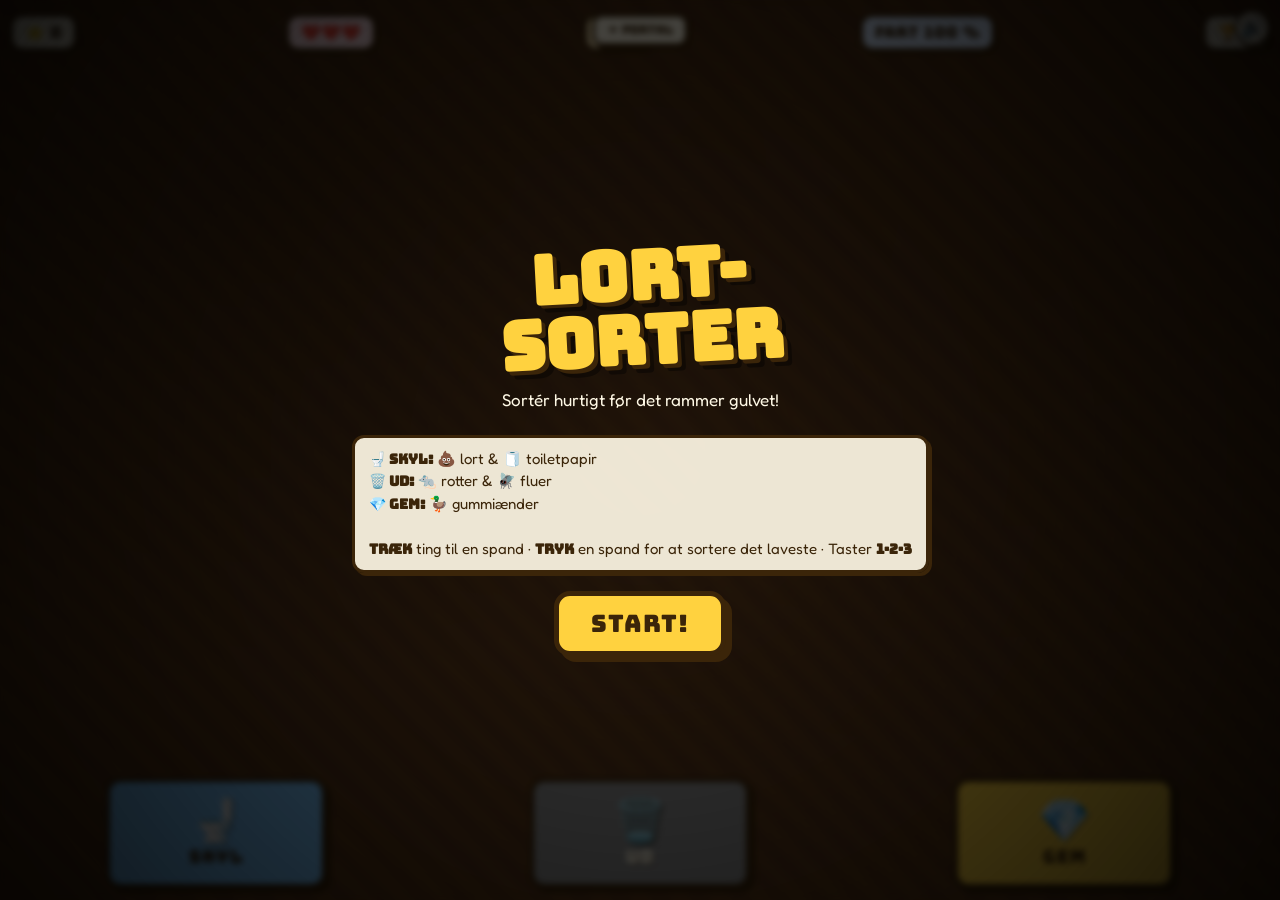
<file: lort-sorter.html>
<!DOCTYPE html>
<html lang="da">
<head>
<meta charset="UTF-8">
<meta name="viewport" content="width=device-width, initial-scale=1.0, user-scalable=no, viewport-fit=cover">
<title>Lort-Sorter</title>
<link href="https://fonts.googleapis.com/css2?family=Bungee&family=Fredoka:wght@500;600&display=swap" rel="stylesheet">
<link rel="stylesheet" href="lortespil.css">
<script src="lortespil.js" defer></script>
<style>
  * { margin: 0; padding: 0; box-sizing: border-box; user-select: none; -webkit-tap-highlight-color: transparent; }
  html, body { height: 100%; overflow: hidden; font-family: 'Fredoka', sans-serif; background: #2a1808; }
  body { touch-action: none; position: fixed; width: 100%; }

  #game {
    position: relative;
    width: 100vw;
    height: 100vh;
    overflow: hidden;
    background:
      radial-gradient(ellipse at 20% 20%, rgba(0,0,0,0.25), transparent 50%),
      radial-gradient(ellipse at 80% 30%, rgba(0,0,0,0.20), transparent 60%),
      repeating-linear-gradient(45deg, #5a3818 0 14px, #533218 14px 28px),
      #5a3818;
  }
  #game.shake { animation: screenShake 0.25s ease-in-out; }
  @keyframes screenShake {
    0%, 100% { transform: translate(0, 0); }
    20% { transform: translate(-7px, 5px); }
    40% { transform: translate(6px, -4px); }
    60% { transform: translate(-4px, -3px); }
    80% { transform: translate(5px, 3px); }
  }
  #game.flash::after {
    content: '';
    position: absolute;
    inset: 0;
    background: rgba(255, 78, 107, 0.45);
    pointer-events: none;
    animation: redFlash 0.35s ease-out;
    z-index: 80;
  }
  @keyframes redFlash {
    0% { opacity: 1; }
    100% { opacity: 0; }
  }

  /* HUD */
  #hud {
    position: absolute;
    top: max(14px, env(safe-area-inset-top));
    left: 10px;
    right: 10px;
    display: flex;
    justify-content: space-between;
    z-index: 20;
    pointer-events: none;
    gap: 6px;
    flex-wrap: wrap;
  }
  .score-card {
    background: #fff9e6;
    border: 3px solid #3b2509;
    border-radius: 12px;
    padding: 5px 12px;
    font-family: 'Bungee', sans-serif;
    font-size: 16px;
    color: #3b2509;
    box-shadow: 3px 3px 0 #3b2509;
    display: flex;
    align-items: center;
    gap: 5px;
  }
  .score-card.lives { background: #ffe0e6; }
  .score-card.streak { background: #ffe9b8; }
  .score-card.speed { background: #d8e8ff; }
  .score-card .emoji { font-family: sans-serif; }

  .back-btn {
    position: absolute;
    top: max(14px, env(safe-area-inset-top));
    left: 50%;
    transform: translateX(-50%);
    z-index: 21;
    background: #fff9e6;
    border: 3px solid #3b2509;
    border-radius: 10px;
    padding: 5px 12px;
    font-family: 'Bungee', sans-serif;
    font-size: 12px;
    color: #3b2509;
    text-decoration: none;
    box-shadow: 3px 3px 0 #3b2509;
    display: none;
  }
  body:not(.playing) .back-btn { display: block; }

  /* Falling object */
  .obj {
    position: absolute;
    font-size: 48px;
    line-height: 1;
    pointer-events: auto;
    cursor: grab;
    will-change: transform;
    z-index: 10;
    filter: drop-shadow(2px 4px 0 rgba(0,0,0,0.35));
    text-align: center;
    transform-origin: center;
    touch-action: none;
  }
  .obj.dragging {
    cursor: grabbing;
    z-index: 50;
    filter: drop-shadow(4px 6px 0 rgba(0,0,0,0.45)) drop-shadow(0 0 12px rgba(255,210,63,0.8));
    transform: scale(1.15) !important;
  }
  .obj.landed {
    pointer-events: none;
    animation: landed 0.32s forwards ease-out;
  }
  @keyframes landed {
    0% { opacity: 1; }
    100% { opacity: 0; transform: scale(0.2) !important; }
  }

  /* Bins */
  #bins {
    position: absolute;
    bottom: max(12px, env(safe-area-inset-bottom));
    left: 0;
    right: 0;
    display: flex;
    justify-content: space-around;
    align-items: flex-end;
    padding: 0 8px;
    z-index: 15;
    gap: 8px;
  }
  .bin {
    flex: 1;
    max-width: 220px;
    min-height: 110px;
    border: 4px solid #3b2509;
    border-radius: 14px;
    box-shadow: 5px 5px 0 #3b2509;
    display: flex;
    flex-direction: column;
    align-items: center;
    justify-content: center;
    padding: 8px 4px;
    cursor: pointer;
    transition: transform 0.08s, box-shadow 0.08s, filter 0.12s;
    position: relative;
    color: #3b2509;
    font-family: 'Bungee', sans-serif;
  }
  .bin .bin-emoji {
    font-size: 42px;
    line-height: 1;
    margin-bottom: 4px;
    filter: drop-shadow(2px 2px 0 rgba(0,0,0,0.25));
  }
  .bin .bin-label {
    font-size: 18px;
    letter-spacing: 1px;
  }
  .bin.skyl { background: #7dc6ff; }
  .bin.ud   { background: #888888; color: #fff9e6; text-shadow: 1px 1px 0 #3b2509; }
  .bin.gem  { background: #ffd23f; }

  .bin:active,
  .bin.tapped {
    transform: translate(3px, 3px);
    box-shadow: 2px 2px 0 #3b2509;
  }
  .bin.hover {
    transform: translate(-3px, -6px) scale(1.04);
    box-shadow: 8px 11px 0 #3b2509;
    filter: brightness(1.15);
  }

  /* Toasts */
  .toast {
    position: absolute;
    left: 50%;
    top: 38%;
    transform: translate(-50%, -50%) scale(0.6);
    font-family: 'Bungee', sans-serif;
    font-size: clamp(28px, 7vw, 48px);
    color: #fff9e6;
    text-shadow: 3px 3px 0 #3b2509, 6px 6px 0 rgba(0,0,0,0.45);
    pointer-events: none;
    z-index: 60;
    opacity: 0;
    animation: toastPop 0.85s forwards ease-out;
    white-space: nowrap;
  }
  .toast.bad { color: #ff8a9a; }
  .toast.good { color: #b6f57b; }
  .toast.bonus { color: #ffd23f; }
  @keyframes toastPop {
    0% { opacity: 0; transform: translate(-50%, -50%) scale(0.6) rotate(-12deg); }
    25% { opacity: 1; transform: translate(-50%, -60%) scale(1.15) rotate(4deg); }
    60% { opacity: 1; transform: translate(-50%, -70%) scale(1) rotate(-2deg); }
    100% { opacity: 0; transform: translate(-50%, -100%) scale(0.95) rotate(2deg); }
  }

  .floater {
    position: absolute;
    font-family: 'Bungee', sans-serif;
    font-size: 22px;
    color: #fff9e6;
    text-shadow: 2px 2px 0 #3b2509;
    pointer-events: none;
    z-index: 55;
    animation: floaterUp 0.9s forwards ease-out;
  }
  .floater.bad { color: #ff8a9a; }
  .floater.good { color: #b6f57b; }
  @keyframes floaterUp {
    0% { opacity: 1; transform: translate(-50%, -50%) scale(0.6); }
    20% { opacity: 1; transform: translate(-50%, -90%) scale(1.1); }
    100% { opacity: 0; transform: translate(-50%, -200%) scale(1); }
  }

  /* Streak celebration */
  .celebrate {
    position: absolute;
    inset: 0;
    pointer-events: none;
    z-index: 70;
  }
  .celebrate .spark {
    position: absolute;
    font-size: 38px;
    animation: sparkFly 1.1s forwards ease-out;
  }
  @keyframes sparkFly {
    0% { opacity: 0; transform: translate(0,0) scale(0.4); }
    25% { opacity: 1; }
    100% { opacity: 0; transform: translate(var(--dx,0), var(--dy,0)) scale(1.3) rotate(360deg); }
  }

  /* Overlays */
  .overlay {
    position: absolute;
    inset: 0;
    background: radial-gradient(circle at center, rgba(0,0,0,0.55), rgba(0,0,0,0.9));
    display: flex;
    flex-direction: column;
    align-items: center;
    justify-content: center;
    z-index: 100;
    text-align: center;
    padding: 24px;
    backdrop-filter: blur(3px);
    -webkit-backdrop-filter: blur(3px);
  }
  .overlay h1 {
    font-family: 'Bungee', sans-serif;
    font-size: clamp(40px, 11vw, 68px);
    color: #ffd23f;
    text-shadow: 4px 4px 0 #3b2509, 8px 8px 0 rgba(0,0,0,0.4);
    margin-bottom: 14px;
    transform: rotate(-3deg);
    line-height: 0.95;
  }
  .overlay p {
    color: #fff9e6;
    font-size: 17px;
    margin-bottom: 22px;
    max-width: 420px;
    line-height: 1.5;
  }
  .overlay .legend {
    background: rgba(255, 249, 230, 0.92);
    color: #3b2509;
    border: 3px solid #3b2509;
    border-radius: 12px;
    padding: 10px 14px;
    margin-bottom: 18px;
    box-shadow: 3px 3px 0 #3b2509;
    font-size: 15px;
    line-height: 1.5;
    text-align: left;
  }
  .overlay .legend b { font-family: 'Bungee', sans-serif; font-size: 14px; }
  .btn {
    background: #ffd23f;
    border: 5px solid #3b2509;
    color: #3b2509;
    font-family: 'Bungee', sans-serif;
    font-size: 24px;
    padding: 12px 32px;
    border-radius: 16px;
    cursor: pointer;
    box-shadow: 6px 6px 0 #3b2509;
    transition: transform 0.08s, box-shadow 0.08s;
    letter-spacing: 1px;
  }
  .btn:active { transform: translate(4px, 4px); box-shadow: 2px 2px 0 #3b2509; }
  .hidden { display: none !important; }
  .new-best {
    display: inline-block;
    background: #ff4e6b;
    color: #fff9e6;
    font-family: 'Bungee', sans-serif;
    padding: 6px 14px;
    border-radius: 10px;
    border: 3px solid #3b2509;
    transform: rotate(-3deg);
    margin-bottom: 14px;
    font-size: 16px;
    box-shadow: 3px 3px 0 #3b2509;
  }
  @keyframes spin {
    from { transform: rotate(0) scale(0); }
    to { transform: rotate(540deg) scale(1); }
  }
  .game-over-emoji {
    font-size: 80px;
    margin-bottom: 4px;
    animation: spin 0.8s ease-out;
    filter: drop-shadow(4px 4px 0 rgba(0,0,0,0.3));
  }

  /* Heart shake when life lost */
  .lives.shake {
    animation: livesShake 0.4s;
  }
  @keyframes livesShake {
    0%, 100% { transform: translate(0); }
    25% { transform: translate(-4px, 0); }
    50% { transform: translate(4px, 0); }
    75% { transform: translate(-2px, 0); }
  }
</style>
</head>
<body>
<a href="index.html" class="back-btn">← Portal</a>
<div id="game">
  <div id="hud">
    <div class="score-card"><span class="emoji">⭐</span><span id="score">0</span></div>
    <div class="score-card lives" id="lives-card"><span id="lives">❤️❤️❤️</span></div>
    <div class="score-card streak"><span class="emoji">🔥</span><span id="streak">0</span></div>
    <div class="score-card speed">FART <span id="speed">100</span>%</div>
    <div class="score-card"><span class="emoji">🏆</span><span id="high">0</span></div>
  </div>

  <div id="bins">
    <div class="bin skyl" data-bin="skyl">
      <div class="bin-emoji">🚽</div>
      <div class="bin-label">SKYL</div>
    </div>
    <div class="bin ud" data-bin="ud">
      <div class="bin-emoji">🗑️</div>
      <div class="bin-label">UD</div>
    </div>
    <div class="bin gem" data-bin="gem">
      <div class="bin-emoji">💎</div>
      <div class="bin-label">GEM</div>
    </div>
  </div>

  <div id="start-overlay" class="overlay">
    <h1>LORT-<br>SORTER</h1>
    <p>Sortér hurtigt før det rammer gulvet!</p>
    <div class="legend">
      <b>🚽 SKYL:</b> 💩 lort &amp; 🧻 toiletpapir<br>
      <b>🗑️ UD:</b> 🐀 rotter &amp; 🪰 fluer<br>
      <b>💎 GEM:</b> 🦆 gummiænder<br>
      <br>
      <b>Træk</b> ting til en spand · <b>Tryk</b> en spand for at sortere det laveste · Taster <b>1·2·3</b>
    </div>
    <button class="btn" id="start-btn">START!</button>
  </div>

  <div id="game-over-overlay" class="overlay hidden">
    <div class="game-over-emoji" id="go-emoji">💀</div>
    <h1>SLUT!</h1>
    <p id="go-text">Du sorterede <b><span id="final-sorted">0</span></b> ting<br>og fik <b><span id="final-score">0</span></b> point<br>Bedste streak: <b><span id="final-streak">0</span> 🔥</b></p>
    <div id="new-best" class="new-best hidden">🎉 Ny rekord!</div>
    <button class="btn" id="restart-btn">PRØV IGEN</button>
  </div>
</div>

<script>
(function() {
  'use strict';

  /* ============================================================
     CONFIG
     ============================================================ */
  const TYPES = [
    { emoji: '💩', bin: 'skyl', weight: 3 },
    { emoji: '🧻', bin: 'skyl', weight: 2 },
    { emoji: '🐀', bin: 'ud',   weight: 2 },
    { emoji: '🪰', bin: 'ud',   weight: 3 },
    { emoji: '🦆', bin: 'gem',  weight: 1 }
  ];
  const HIGHSCORE_KEY = 'sorter_highscore';
  const GAME_KEY = 'sorter';

  const BASE_SPEED = 1.5;          // px/frame at 60fps baseline
  const SPEED_PER_SCORE = 0.012;   // additive ramp
  const MAX_SPEED = 6.0;
  const BASE_SPAWN_MS = 1500;      // ms between spawns at start
  const MIN_SPAWN_MS = 520;
  const SPAWN_DECAY_PER_SCORE = 4; // ms reduction per score point
  const MAX_OBJECTS_INIT = 3;
  const MAX_OBJECTS_HARD = 6;
  const DOUBLE_SPAWN_SCORE = 200;
  const DOUBLE_SPAWN_CHANCE = 0.18;
  const STARTING_LIVES = 3;

  /* ============================================================
     STATE
     ============================================================ */
  const game = document.getElementById('game');
  const scoreEl = document.getElementById('score');
  const livesEl = document.getElementById('lives');
  const livesCard = document.getElementById('lives-card');
  const streakEl = document.getElementById('streak');
  const speedEl = document.getElementById('speed');
  const highEl = document.getElementById('high');
  const bins = Array.from(document.querySelectorAll('.bin'));
  const binMap = {};
  bins.forEach(b => binMap[b.dataset.bin] = b);
  const startOverlay = document.getElementById('start-overlay');
  const gameOverOverlay = document.getElementById('game-over-overlay');
  const startBtn = document.getElementById('start-btn');
  const restartBtn = document.getElementById('restart-btn');
  const goEmoji = document.getElementById('go-emoji');
  const finalSortedEl = document.getElementById('final-sorted');
  const finalScoreEl = document.getElementById('final-score');
  const finalStreakEl = document.getElementById('final-streak');
  const newBestEl = document.getElementById('new-best');

  let W = window.innerWidth, H = window.innerHeight;
  let binsTopY = H; // updated to current bin top in update loop
  let objects = []; // { id, el, x, y, type, bin, rot, rotSpeed, dragging, landing }
  let score = 0;
  let lives = STARTING_LIVES;
  let streak = 0;
  let bestStreak = 0;
  let sorted = 0;
  let missed = 0;
  let running = false;
  let lastSpawn = 0;
  let nextId = 1;
  let dragState = null; // { obj, pointerId, offsetX, offsetY, startX, startY }
  let highScore = parseInt(localStorage.getItem(HIGHSCORE_KEY) || '0', 10);
  highEl.textContent = highScore;

  function totalWeight() {
    let w = 0;
    for (const t of TYPES) w += t.weight;
    return w;
  }
  const TOTAL_WEIGHT = totalWeight();

  function pickType() {
    let r = Math.random() * TOTAL_WEIGHT;
    for (const t of TYPES) {
      r -= t.weight;
      if (r <= 0) return t;
    }
    return TYPES[0];
  }

  function currentSpeed() {
    return Math.min(MAX_SPEED, BASE_SPEED + score * SPEED_PER_SCORE);
  }
  function currentSpawnInterval() {
    return Math.max(MIN_SPAWN_MS, BASE_SPAWN_MS - score * SPAWN_DECAY_PER_SCORE);
  }
  function currentMaxObjects() {
    if (score < 80) return MAX_OBJECTS_INIT;
    if (score < 200) return 4;
    if (score < 400) return 5;
    return MAX_OBJECTS_HARD;
  }

  /* ============================================================
     RESIZE
     ============================================================ */
  function resize() {
    W = window.innerWidth;
    H = window.innerHeight;
  }
  window.addEventListener('resize', resize);

  /* ============================================================
     SOUND HELPERS (guarded)
     ============================================================ */
  function sfx(name) {
    if (window.LS && LS.sfx) {
      try { LS.sfx.play(name); } catch (e) { /* ignore */ }
    }
  }

  /* ============================================================
     OBJECTS
     ============================================================ */
  function spawnObject() {
    const type = pickType();
    const padX = 36;
    const x = padX + Math.random() * Math.max(1, (W - padX * 2));
    const y = -60;
    const el = document.createElement('div');
    el.className = 'obj';
    el.textContent = type.emoji;
    el.style.left = '0px';
    el.style.top = '0px';
    const rot = (Math.random() - 0.5) * 30;
    const obj = {
      id: nextId++,
      el,
      x, y,
      type: type.emoji,
      bin: type.bin,
      rot,
      rotSpeed: (Math.random() - 0.5) * 1.4,
      dragging: false,
      landing: false,
      pointerId: null
    };
    el.dataset.id = String(obj.id);
    el.style.transform = `translate(${x}px, ${y}px) translate(-50%, -50%) rotate(${rot}deg)`;
    game.appendChild(el);
    attachDrag(obj);
    objects.push(obj);
  }

  function maybeSpawn(t) {
    if (!running) return;
    const interval = currentSpawnInterval();
    if (t - lastSpawn < interval) return;
    if (objects.filter(o => !o.landing).length >= currentMaxObjects()) return;
    spawnObject();
    // double-spawn after threshold
    if (score >= DOUBLE_SPAWN_SCORE && Math.random() < DOUBLE_SPAWN_CHANCE) {
      if (objects.filter(o => !o.landing).length < currentMaxObjects()) {
        // small horizontal stagger via the second spawn happening immediately
        spawnObject();
      }
    }
    lastSpawn = t;
  }

  /* ============================================================
     DRAG (Pointer Events)
     ============================================================ */
  function attachDrag(obj) {
    obj.el.addEventListener('pointerdown', (e) => {
      if (!running || obj.landing) return;
      e.preventDefault();
      obj.dragging = true;
      obj.pointerId = e.pointerId;
      obj.el.classList.add('dragging');
      try { obj.el.setPointerCapture(e.pointerId); } catch (err) {}
      dragState = {
        obj,
        pointerId: e.pointerId,
        startX: e.clientX,
        startY: e.clientY,
        offsetX: e.clientX - obj.x,
        offsetY: e.clientY - obj.y
      };
      sfx('click');
    });

    obj.el.addEventListener('pointermove', (e) => {
      if (!obj.dragging || e.pointerId !== obj.pointerId) return;
      e.preventDefault();
      obj.x = e.clientX - dragState.offsetX;
      obj.y = e.clientY - dragState.offsetY;
      // immediate visual sync (the loop will also update)
      obj.el.style.transform = `translate(${obj.x}px, ${obj.y}px) translate(-50%, -50%) rotate(${obj.rot}deg)`;
      updateBinHover(e.clientX, e.clientY);
    });

    const release = (e) => {
      if (!obj.dragging || (e && e.pointerId !== obj.pointerId)) return;
      obj.dragging = false;
      obj.el.classList.remove('dragging');
      try { obj.el.releasePointerCapture(obj.pointerId); } catch (err) {}
      const cx = e ? e.clientX : obj.x;
      const cy = e ? e.clientY : obj.y;
      const targetBin = binAtPoint(cx, cy);
      clearBinHover();
      dragState = null;
      obj.pointerId = null;
      if (targetBin) {
        sortObject(obj, targetBin);
      }
      // else: drop in mid-air; gravity resumes from current position
    };
    obj.el.addEventListener('pointerup', release);
    obj.el.addEventListener('pointercancel', release);
  }

  function binAtPoint(x, y) {
    for (const b of bins) {
      const r = b.getBoundingClientRect();
      if (x >= r.left && x <= r.right && y >= r.top && y <= r.bottom) {
        return b.dataset.bin;
      }
    }
    return null;
  }

  function updateBinHover(x, y) {
    const which = binAtPoint(x, y);
    bins.forEach(b => {
      if (b.dataset.bin === which) b.classList.add('hover');
      else b.classList.remove('hover');
    });
  }
  function clearBinHover() {
    bins.forEach(b => b.classList.remove('hover'));
  }

  /* ============================================================
     SORTING LOGIC
     ============================================================ */
  function sortObject(obj, binKey) {
    if (obj.landing) return;
    obj.landing = true;
    const correct = obj.bin === binKey;
    if (correct) {
      // Speed bonus: how much room was left until reaching the bin top
      const distLeft = Math.max(0, binsTopY - obj.y);
      const bonus = Math.round(distLeft / 30); // 0..~15ish
      const gained = 10 + bonus;
      score += gained;
      sorted += 1;
      streak += 1;
      if (streak > bestStreak) bestStreak = streak;
      scoreEl.textContent = score;
      streakEl.textContent = streak;
      sfx('coin');
      const binEl = binMap[binKey];
      flashBin(binEl);
      const r = binEl.getBoundingClientRect();
      floater(r.left + r.width / 2, r.top - 8, '+' + gained, 'good');
      animateLand(obj, binEl);
      if (streak > 0 && streak % 10 === 0) {
        const streakBonus = 50;
        score += streakBonus;
        scoreEl.textContent = score;
        floater(W / 2, H * 0.45, 'STREAK x' + streak + ' +' + streakBonus, 'bonus');
        celebrate();
        sfx('levelup');
      }
    } else {
      // Wrong sort
      streak = 0;
      streakEl.textContent = streak;
      loseLife('FORKERT!');
      sfx('splat');
      const binEl = binMap[binKey];
      animateLand(obj, binEl);
    }
    updateSpeedBadge();
  }

  function flashBin(binEl) {
    binEl.classList.add('tapped');
    setTimeout(() => binEl.classList.remove('tapped'), 140);
  }

  function animateLand(obj, binEl) {
    const r = binEl.getBoundingClientRect();
    const targetX = r.left + r.width / 2;
    const targetY = r.top + r.height / 2;
    obj.el.style.transition = 'transform 0.28s ease-in';
    obj.el.style.transform = `translate(${targetX}px, ${targetY}px) translate(-50%, -50%) rotate(${obj.rot + 90}deg) scale(0.4)`;
    obj.el.classList.add('landed');
    setTimeout(() => {
      if (obj.el && obj.el.parentNode) obj.el.parentNode.removeChild(obj.el);
    }, 340);
    objects = objects.filter(o => o !== obj);
  }

  /* ============================================================
     TAP-BIN SHORTCUT (sort lowest object into tapped bin)
     ============================================================ */
  function lowestObject() {
    let best = null;
    for (const o of objects) {
      if (o.landing) continue;
      if (o.dragging) continue;
      if (!best || o.y > best.y) best = o;
    }
    return best;
  }

  function tapBin(binKey) {
    if (!running) return;
    flashBin(binMap[binKey]);
    const obj = lowestObject();
    if (obj) sortObject(obj, binKey);
  }

  bins.forEach(b => {
    // Use pointerup so dragging isn't accidentally triggered as a tap
    b.addEventListener('pointerup', (e) => {
      // If a drag is in progress, the drop will be handled by the obj listener
      if (dragState) return;
      // Ignore clicks while overlays open (running covers this)
      tapBin(b.dataset.bin);
    });
  });

  document.addEventListener('keydown', (e) => {
    if (!running) return;
    if (e.key === '1') { e.preventDefault(); tapBin('skyl'); }
    else if (e.key === '2') { e.preventDefault(); tapBin('ud'); }
    else if (e.key === '3') { e.preventDefault(); tapBin('gem'); }
  });

  /* ============================================================
     LIVES + GAME OVER
     ============================================================ */
  function renderLives() {
    const hearts = [];
    for (let i = 0; i < lives; i++) hearts.push('❤️');
    for (let i = lives; i < STARTING_LIVES; i++) hearts.push('🤍');
    livesEl.textContent = hearts.join('');
  }

  function loseLife(reason) {
    lives -= 1;
    renderLives();
    livesCard.classList.remove('shake');
    void livesCard.offsetWidth;
    livesCard.classList.add('shake');
    game.classList.remove('shake', 'flash');
    void game.offsetWidth;
    game.classList.add('shake', 'flash');
    setTimeout(() => game.classList.remove('shake', 'flash'), 400);
    toast(reason || 'AU!', 'bad');
    if (lives <= 0) {
      endGame();
    }
  }

  function toast(text, kind) {
    const el = document.createElement('div');
    el.className = 'toast' + (kind ? ' ' + kind : '');
    el.textContent = text;
    game.appendChild(el);
    setTimeout(() => { if (el.parentNode) el.parentNode.removeChild(el); }, 900);
  }

  function floater(x, y, text, kind) {
    const el = document.createElement('div');
    el.className = 'floater' + (kind ? ' ' + kind : '');
    el.textContent = text;
    el.style.left = x + 'px';
    el.style.top = y + 'px';
    game.appendChild(el);
    setTimeout(() => { if (el.parentNode) el.parentNode.removeChild(el); }, 950);
  }

  function celebrate() {
    const layer = document.createElement('div');
    layer.className = 'celebrate';
    const cx = W / 2, cy = H * 0.45;
    const sparks = ['✨', '⭐', '🌟', '💫', '🎉'];
    for (let i = 0; i < 14; i++) {
      const s = document.createElement('div');
      s.className = 'spark';
      s.textContent = sparks[i % sparks.length];
      const ang = (i / 14) * Math.PI * 2;
      const dist = 120 + Math.random() * 90;
      s.style.left = cx + 'px';
      s.style.top = cy + 'px';
      s.style.setProperty('--dx', (Math.cos(ang) * dist) + 'px');
      s.style.setProperty('--dy', (Math.sin(ang) * dist) + 'px');
      layer.appendChild(s);
    }
    game.appendChild(layer);
    setTimeout(() => { if (layer.parentNode) layer.parentNode.removeChild(layer); }, 1200);
  }

  function updateSpeedBadge() {
    const pct = Math.round((currentSpeed() / BASE_SPEED) * 100);
    speedEl.textContent = pct;
  }

  /* ============================================================
     LOOP
     ============================================================ */
  let lastT = 0;
  function frame(t) {
    if (!lastT) lastT = t;
    const dt = Math.min(32, t - lastT) / 16; // ~1.0 at 60fps
    lastT = t;

    if (running) {
      // recompute bins top
      const firstBin = bins[0];
      const r = firstBin.getBoundingClientRect();
      binsTopY = r.top;

      maybeSpawn(t);

      const speed = currentSpeed();
      // Update objects
      for (let i = objects.length - 1; i >= 0; i--) {
        const o = objects[i];
        if (o.landing) continue;
        if (!o.dragging) {
          o.y += speed * dt;
          o.rot += o.rotSpeed * dt;
        }
        o.el.style.transform = `translate(${o.x}px, ${o.y}px) translate(-50%, -50%) rotate(${o.rot}deg)`;

        // Check if it reached the bin row (bottom missed)
        if (!o.dragging && o.y >= binsTopY - 8) {
          // Object missed - it hit the ground beside/over bins.
          // Counted as missed regardless of which bin it visually overlaps.
          o.landing = true;
          missed += 1;
          streak = 0;
          streakEl.textContent = streak;
          sfx('splat');
          loseLife('FOR SENT!');
          // remove with a quick fade
          o.el.classList.add('landed');
          o.el.style.transition = 'transform 0.25s ease-in';
          o.el.style.transform = `translate(${o.x}px, ${binsTopY + 20}px) translate(-50%, -50%) rotate(${o.rot}deg) scale(0.4)`;
          setTimeout(() => {
            if (o.el && o.el.parentNode) o.el.parentNode.removeChild(o.el);
          }, 280);
          objects.splice(i, 1);
        }
      }
    }
    requestAnimationFrame(frame);
  }
  requestAnimationFrame(frame);

  /* ============================================================
     START / END
     ============================================================ */
  function clearObjects() {
    for (const o of objects) {
      if (o.el && o.el.parentNode) o.el.parentNode.removeChild(o.el);
    }
    objects = [];
    dragState = null;
  }

  function startGame() {
    clearObjects();
    score = 0;
    lives = STARTING_LIVES;
    streak = 0;
    bestStreak = 0;
    sorted = 0;
    missed = 0;
    lastSpawn = 0;
    lastT = 0;
    running = true;
    scoreEl.textContent = '0';
    streakEl.textContent = '0';
    renderLives();
    updateSpeedBadge();
    startOverlay.classList.add('hidden');
    gameOverOverlay.classList.add('hidden');
    newBestEl.classList.add('hidden');
    document.body.classList.add('playing');
  }

  function endGame() {
    running = false;
    clearObjects();
    sfx('gameover');
    finalSortedEl.textContent = sorted;
    finalScoreEl.textContent = score;
    finalStreakEl.textContent = bestStreak;
    goEmoji.textContent = bestStreak >= 10 ? '🏆' : (sorted === 0 ? '😵' : '💀');

    let isNewBest = false;
    const result = window.LS && LS.reportGameEnd ? LS.reportGameEnd({
      gameKey: GAME_KEY,
      score: score,
      extra: { bestStreak, sorted, missed }
    }) : null;
    if (result) {
      isNewBest = !!result.isNewHigh;
      if (window.LS && LS.getHigh) {
        try {
          const h = LS.getHigh(GAME_KEY);
          if (typeof h === 'number') {
            highScore = h;
          }
        } catch (e) { /* ignore */ }
      }
      if (result.dailyCompleted && LS.toast) {
        try {
          LS.toast('🎉 DAGENS LORT FULDFØRT! +' + (result.dailyBonus || 0) + ' 🪙', { duration: 2800 });
        } catch (e) { /* ignore */ }
      }
    } else {
      // Fallback: localStorage only
      if (score > highScore) {
        highScore = score;
        localStorage.setItem(HIGHSCORE_KEY, String(highScore));
        isNewBest = score > 0;
      }
    }
    highEl.textContent = highScore;
    document.body.classList.remove('playing');
    setTimeout(() => {
      if (isNewBest) newBestEl.classList.remove('hidden');
      gameOverOverlay.classList.remove('hidden');
    }, 500);
  }

  startBtn.addEventListener('click', startGame);
  restartBtn.addEventListener('click', startGame);

  // Mute button mount
  document.addEventListener('DOMContentLoaded', () => {
    if (window.LS && LS.mountMuteButton) {
      try { LS.mountMuteButton(); } catch (e) { /* ignore */ }
    }
  });
  if (document.readyState !== 'loading' && window.LS && window.LS.mountMuteButton) {
    try { window.LS.mountMuteButton(); } catch (e) { /* ignore */ }
  }

  // initial badges
  renderLives();
  updateSpeedBadge();
})();
</script>
</body>
</html>
</file>
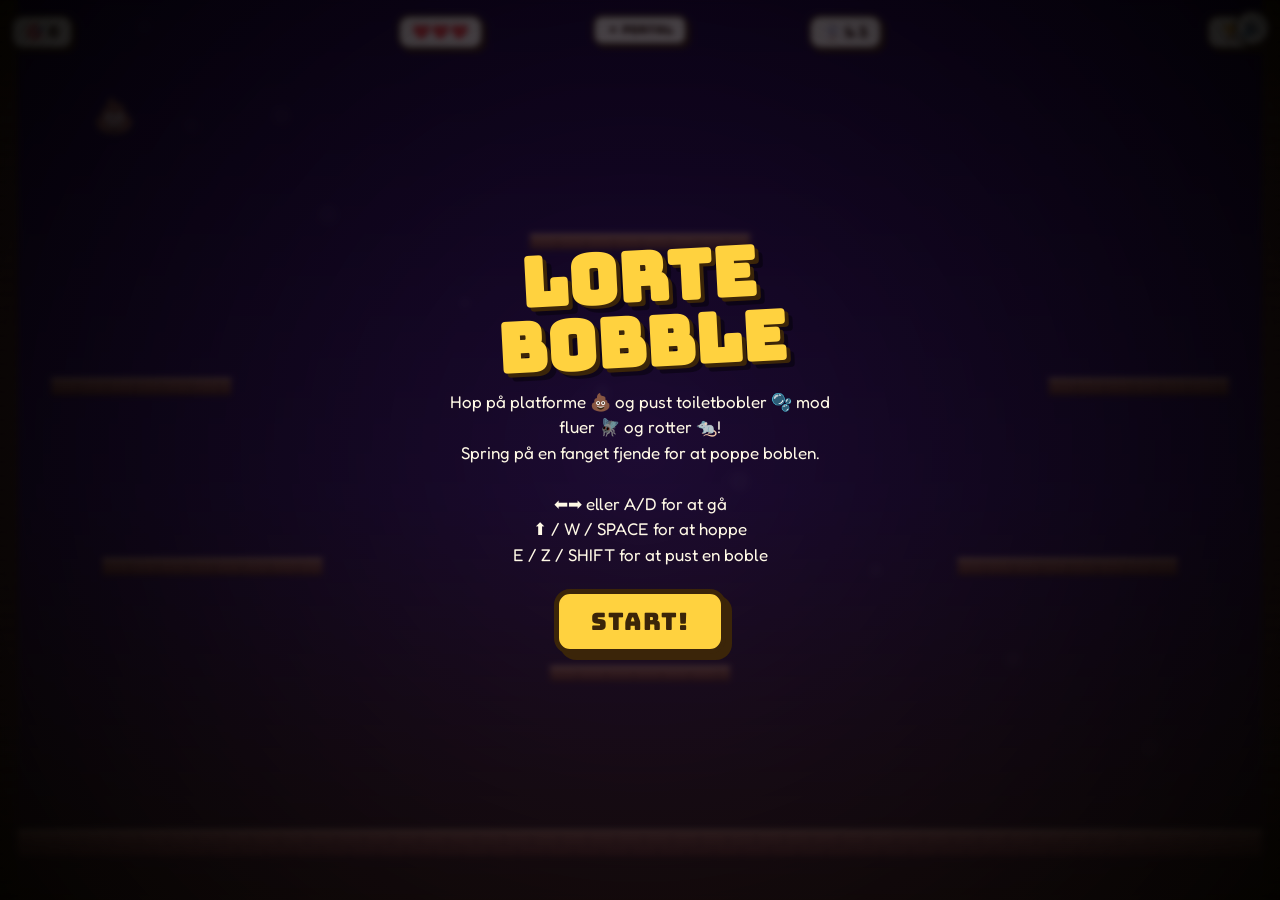
<file: lorte-bobble.html>
<!DOCTYPE html>
<html lang="da">
<head>
<meta charset="UTF-8">
<meta name="viewport" content="width=device-width, initial-scale=1.0, user-scalable=no, viewport-fit=cover">
<title>Lorte-Bobble</title>
<link href="https://fonts.googleapis.com/css2?family=Bungee&family=Fredoka:wght@500;600&display=swap" rel="stylesheet">
<link rel="stylesheet" href="lortespil.css">
<script src="lortespil.js" defer></script>
<style>
  * { margin: 0; padding: 0; box-sizing: border-box; user-select: none; -webkit-tap-highlight-color: transparent; }
  html, body { height: 100%; overflow: hidden; font-family: 'Fredoka', sans-serif; background: #1a0833; }
  body { touch-action: none; position: fixed; width: 100%; }
  #game { position: relative; width: 100vw; height: 100vh; overflow: hidden; }
  canvas { display: block; width: 100%; height: 100%; image-rendering: -webkit-optimize-contrast; }

  #hud {
    position: absolute;
    top: max(14px, env(safe-area-inset-top));
    left: 10px;
    right: 10px;
    display: flex;
    justify-content: space-between;
    z-index: 10;
    pointer-events: none;
    gap: 6px;
    flex-wrap: wrap;
  }
  .score-card {
    background: #fff9e6;
    border: 3px solid #3b2509;
    border-radius: 12px;
    padding: 5px 12px;
    font-family: 'Bungee', sans-serif;
    font-size: 15px;
    color: #3b2509;
    box-shadow: 3px 3px 0 #3b2509;
    display: flex;
    align-items: center;
    gap: 4px;
  }
  .back-btn {
    position: absolute;
    top: max(14px, env(safe-area-inset-top));
    left: 50%;
    transform: translateX(-50%);
    z-index: 11;
    background: #fff9e6;
    border: 3px solid #3b2509;
    border-radius: 10px;
    padding: 5px 12px;
    font-family: 'Bungee', sans-serif;
    font-size: 12px;
    color: #3b2509;
    text-decoration: none;
    box-shadow: 3px 3px 0 #3b2509;
    display: none;
  }
  body:not(.playing) .back-btn { display: block; }
  .overlay {
    position: absolute;
    inset: 0;
    background: radial-gradient(circle at center, rgba(20,5,40,0.55), rgba(0,0,0,0.92));
    display: flex;
    flex-direction: column;
    align-items: center;
    justify-content: center;
    z-index: 100;
    text-align: center;
    padding: 24px;
    backdrop-filter: blur(3px);
    -webkit-backdrop-filter: blur(3px);
  }
  .overlay h1 {
    font-family: 'Bungee', sans-serif;
    font-size: clamp(40px, 11vw, 68px);
    color: #ffd23f;
    text-shadow: 4px 4px 0 #3b2509, 8px 8px 0 rgba(0,0,0,0.4);
    margin-bottom: 14px;
    transform: rotate(-3deg);
    line-height: 0.95;
  }
  .overlay p {
    color: #fff9e6;
    font-size: 17px;
    margin-bottom: 22px;
    max-width: 380px;
    line-height: 1.5;
  }
  .btn {
    background: #ffd23f;
    border: 5px solid #3b2509;
    color: #3b2509;
    font-family: 'Bungee', sans-serif;
    font-size: 24px;
    padding: 12px 32px;
    border-radius: 16px;
    cursor: pointer;
    box-shadow: 6px 6px 0 #3b2509;
    transition: transform 0.08s, box-shadow 0.08s;
    letter-spacing: 1px;
  }
  .btn:active { transform: translate(4px, 4px); box-shadow: 2px 2px 0 #3b2509; }
  .hidden { display: none !important; }
  .new-best {
    display: inline-block;
    background: #ff4e6b;
    color: #fff9e6;
    font-family: 'Bungee', sans-serif;
    padding: 6px 14px;
    border-radius: 10px;
    border: 3px solid #3b2509;
    transform: rotate(-3deg);
    margin-bottom: 14px;
    font-size: 16px;
    box-shadow: 3px 3px 0 #3b2509;
  }

  /* Mobile controls */
  .ctl-btn {
    position: absolute;
    width: 72px;
    height: 72px;
    border-radius: 50%;
    border: 4px solid #3b2509;
    color: #fff9e6;
    font-family: 'Bungee', sans-serif;
    font-size: 26px;
    box-shadow: 4px 4px 0 #3b2509;
    z-index: 12;
    cursor: pointer;
    display: none;
    align-items: center;
    justify-content: center;
    line-height: 1;
    -webkit-user-select: none;
    user-select: none;
  }
  .ctl-btn:active { transform: translate(2px,2px); box-shadow: 2px 2px 0 #3b2509; }
  body.playing .ctl-btn { display: flex; }
  #left-btn  { left: 14px;  bottom: max(20px, env(safe-area-inset-bottom)); background: #6b4ce6; }
  #right-btn { left: 100px; bottom: max(20px, env(safe-area-inset-bottom)); background: #6b4ce6; }
  #jump-btn  { right: 100px; bottom: max(20px, env(safe-area-inset-bottom)); background: #38c172; }
  #fire-btn  { right: 14px;  bottom: max(20px, env(safe-area-inset-bottom)); background: #ff4e6b; }

  /* Hide mobile controls on desktop / wide screens with mouse */
  @media (hover: hover) and (pointer: fine) {
    body.playing .ctl-btn { display: none; }
  }

  .level-banner {
    position: absolute;
    top: 30%;
    left: 50%;
    transform: translate(-50%, -50%) rotate(-4deg);
    background: #ffd23f;
    color: #3b2509;
    padding: 14px 28px;
    font-family: 'Bungee', sans-serif;
    font-size: 32px;
    border: 4px solid #3b2509;
    border-radius: 14px;
    box-shadow: 5px 5px 0 #3b2509;
    z-index: 50;
    pointer-events: none;
    opacity: 0;
    transition: opacity 0.25s;
  }
  .level-banner.show {
    opacity: 1;
    animation: bannerPop 1.6s ease-out forwards;
  }
  @keyframes bannerPop {
    0% { opacity: 0; transform: translate(-50%, -50%) rotate(-4deg) scale(0.4); }
    20% { opacity: 1; transform: translate(-50%, -50%) rotate(-4deg) scale(1.1); }
    40% { transform: translate(-50%, -50%) rotate(-4deg) scale(1); }
    80% { opacity: 1; }
    100% { opacity: 0; transform: translate(-50%, -50%) rotate(-4deg) scale(1); }
  }
</style>
</head>
<body>
<a href="index.html" class="back-btn">← Portal</a>
<div id="game">
  <canvas id="c"></canvas>
  <div id="hud">
    <div class="score-card">🎯 <span id="score">0</span></div>
    <div class="score-card"><span id="lives">❤️❤️❤️</span></div>
    <div class="score-card">🪧 L<span id="level">1</span></div>
    <div class="score-card">🏆 <span id="high">0</span></div>
  </div>

  <button class="ctl-btn" id="left-btn">◀</button>
  <button class="ctl-btn" id="right-btn">▶</button>
  <button class="ctl-btn" id="jump-btn">▲</button>
  <button class="ctl-btn" id="fire-btn">🫧</button>

  <div class="level-banner" id="banner">LEVEL 1</div>

  <div id="start-overlay" class="overlay">
    <h1>LORTE<br>BOBBLE</h1>
    <p>Hop på platforme 💩 og pust toiletbobler 🫧 mod fluer 🪰 og rotter 🐀!<br>Spring på en fanget fjende for at poppe boblen.<br><br>
       ⬅➡ eller A/D for at gå<br>⬆ / W / SPACE for at hoppe<br>E / Z / SHIFT for at pust en boble</p>
    <button class="btn" id="start-btn">START!</button>
  </div>

  <div id="game-over-overlay" class="overlay hidden">
    <div style="font-size:80px;margin-bottom:6px;animation:spin 0.8s;" id="go-emoji">💀</div>
    <h1>GAME OVER!</h1>
    <p id="go-text">Du fik <b><span id="final">0</span></b> point<br>på level <b><span id="final-level">1</span></b></p>
    <div id="new-best" class="new-best hidden">🎉 Ny rekord!</div>
    <button class="btn" id="restart-btn">PRØV IGEN</button>
  </div>
</div>
<style>
  @keyframes spin { from { transform: rotate(0) scale(0); } to { transform: rotate(540deg) scale(1); } }
</style>
<script>
'use strict';
const canvas = document.getElementById('c');
const ctx = canvas.getContext('2d');
let W = window.innerWidth, H = window.innerHeight;
let DPR = Math.min(window.devicePixelRatio || 1, 2);
function resize() {
  W = window.innerWidth; H = window.innerHeight;
  canvas.width = W * DPR; canvas.height = H * DPR;
  canvas.style.width = W + 'px'; canvas.style.height = H + 'px';
  ctx.setTransform(DPR, 0, 0, DPR, 0, 0);
  buildLevelLayout();
}
const EMOJI_FONT = '"Apple Color Emoji","Segoe UI Emoji","Noto Color Emoji",sans-serif';

// ---------- Game state ----------
const TILE = 28;          // logical tile size
const GRAVITY = 0.5;
const JUMP_VY = -10;
const MOVE_SPEED = 3;
const BUBBLE_DRIFT = 2;
const BUBBLE_FLOAT_DELAY = 1000; // ms drifting forward before floating up
const BUBBLE_LIFETIME = 5000;    // ms total
const TRAP_DURATION = 4000;      // ms

const player = {
  x: 100, y: 100, w: 28, h: 30,
  vx: 0, vy: 0,
  onGround: false,
  facing: 1,
  alive: true,
  invincibleUntil: 0,
  fireCooldown: 0
};

let platforms = [];   // { x, y, w, h }
let bubbles = [];     // { x, y, vx, vy, born, trapped, enemy }
let enemies = [];     // { x, y, w, h, vx, vy, type, dir, onGround, baseY, t }
let treats = [];      // { x, y, vy, born, kind, value }
let particles = [];
let floaters = [];    // floating score text { x, y, text, life, color }

let score = 0;
let lives = 3;
let level = 1;
let levelsCleared = 0;
let livesLost = 0;
let running = false;
let levelTransitioning = false;

// highscore (LS doesn't have a 'bobble' HIGH_KEYS entry, so manage locally)
let highScore = parseInt(localStorage.getItem('bobble_highscore') || '0', 10);

// ---------- DOM ----------
const scoreEl = document.getElementById('score');
const livesEl = document.getElementById('lives');
const levelEl = document.getElementById('level');
const highEl = document.getElementById('high');
const finalEl = document.getElementById('final');
const finalLevelEl = document.getElementById('final-level');
const startOverlay = document.getElementById('start-overlay');
const gameOverOverlay = document.getElementById('game-over-overlay');
const newBestEl = document.getElementById('new-best');
const banner = document.getElementById('banner');
highEl.textContent = highScore;

// ---------- Input ----------
const keys = { left: false, right: false, jump: false, jumpEdge: false, fire: false, fireEdge: false };

document.addEventListener('keydown', (e) => {
  if (e.repeat) return;
  switch (e.code) {
    case 'ArrowLeft': case 'KeyA': keys.left = true; e.preventDefault(); break;
    case 'ArrowRight': case 'KeyD': keys.right = true; e.preventDefault(); break;
    case 'ArrowUp': case 'KeyW': case 'Space':
      if (!keys.jump) keys.jumpEdge = true;
      keys.jump = true; e.preventDefault(); break;
    case 'KeyE': case 'KeyZ': case 'ShiftLeft': case 'ShiftRight':
      if (!keys.fire) keys.fireEdge = true;
      keys.fire = true; e.preventDefault(); break;
  }
});
document.addEventListener('keyup', (e) => {
  switch (e.code) {
    case 'ArrowLeft': case 'KeyA': keys.left = false; break;
    case 'ArrowRight': case 'KeyD': keys.right = false; break;
    case 'ArrowUp': case 'KeyW': case 'Space': keys.jump = false; break;
    case 'KeyE': case 'KeyZ': case 'ShiftLeft': case 'ShiftRight': keys.fire = false; break;
  }
});

function bindHold(btn, onDown, onUp) {
  let active = false;
  const down = (e) => { e.preventDefault(); if (!active) { active = true; onDown(); } };
  const up = (e) => { if (active) { active = false; onUp(); } };
  btn.addEventListener('touchstart', down, { passive: false });
  btn.addEventListener('touchend', up);
  btn.addEventListener('touchcancel', up);
  btn.addEventListener('mousedown', down);
  btn.addEventListener('mouseup', up);
  btn.addEventListener('mouseleave', up);
}
bindHold(document.getElementById('left-btn'),
  () => { keys.left = true; },
  () => { keys.left = false; });
bindHold(document.getElementById('right-btn'),
  () => { keys.right = true; },
  () => { keys.right = false; });
bindHold(document.getElementById('jump-btn'),
  () => { if (!keys.jump) keys.jumpEdge = true; keys.jump = true; },
  () => { keys.jump = false; });
bindHold(document.getElementById('fire-btn'),
  () => { if (!keys.fire) keys.fireEdge = true; keys.fire = true; },
  () => { keys.fire = false; });

// ---------- Level layout ----------
// We define a fractional layout that scales with screen size.
// Pattern: ground row at bottom, two mid platforms, two top side platforms, one center top.
function buildLevelLayout() {
  platforms = [];
  // walls (left/right) - implicit via clamping; we still draw side bricks visually
  const wallT = 18;
  // Ground row (slight gap at edges to allow wraparound to be visible? classic Bubble Bobble has full ground)
  // We'll have a full ground row at the bottom and use bottom-of-screen wraparound when entity falls below.
  const groundY = H - 70;
  platforms.push({ x: 0, y: groundY, w: W, h: 28, kind: 'ground' });

  // Mid platforms (two)
  const midY = H * 0.62;
  const midW = Math.min(220, W * 0.32);
  platforms.push({ x: W * 0.08, y: midY, w: midW, h: 18, kind: 'plat' });
  platforms.push({ x: W - W * 0.08 - midW, y: midY, w: midW, h: 18, kind: 'plat' });

  // Center mid lower bridge
  const bridgeW = Math.min(180, W * 0.26);
  platforms.push({ x: (W - bridgeW) / 2, y: H * 0.74, w: bridgeW, h: 16, kind: 'plat' });

  // Top side platforms
  const topY = H * 0.42;
  const topW = Math.min(180, W * 0.26);
  platforms.push({ x: W * 0.04, y: topY, w: topW, h: 18, kind: 'plat' });
  platforms.push({ x: W - W * 0.04 - topW, y: topY, w: topW, h: 18, kind: 'plat' });

  // Top center
  const centerW = Math.min(220, W * 0.32);
  platforms.push({ x: (W - centerW) / 2, y: H * 0.26, w: centerW, h: 16, kind: 'plat' });

  // Side walls (visual + collision)
  platforms.push({ x: 0, y: 0, w: wallT, h: H, kind: 'wall' });
  platforms.push({ x: W - wallT, y: 0, w: wallT, h: H, kind: 'wall' });
}
buildLevelLayout();
window.addEventListener('resize', resize);
resize();

// ---------- Helpers ----------
function aabb(a, b) {
  return a.x < b.x + b.w && a.x + a.w > b.x &&
         a.y < b.y + b.h && a.y + a.h > b.y;
}

function rectOverlap(ax, ay, aw, ah, bx, by, bw, bh) {
  return ax < bx + bw && ax + aw > bx && ay < by + bh && ay + ah > by;
}

function spawnParticles(x, y, color, count, speed) {
  count = count || 8;
  speed = speed || 4;
  for (let i = 0; i < count; i++) {
    const a = Math.random() * Math.PI * 2;
    const s = Math.random() * speed + 0.5;
    particles.push({
      x, y,
      vx: Math.cos(a) * s,
      vy: Math.sin(a) * s - 1,
      life: 30 + Math.random() * 20,
      maxLife: 50,
      color: color || '#ffd23f'
    });
  }
}

function addFloater(x, y, text, color) {
  floaters.push({ x, y, text, color: color || '#ffd23f', life: 60 });
}

// ---------- Spawning ----------
function startLevel(n) {
  levelTransitioning = false;
  level = n;
  levelEl.textContent = level;
  buildLevelLayout();
  bubbles = [];
  enemies = [];
  treats = [];
  particles = [];
  floaters = [];
  // Reset player position
  player.x = 80;
  player.y = H * 0.62 - player.h - 10;
  player.vx = 0; player.vy = 0;
  player.onGround = false;
  player.facing = 1;
  player.alive = true;
  player.invincibleUntil = 0;

  // Spawn enemies. Count = 4 + (level-1), capped at 8.
  const count = Math.min(8, 4 + (level - 1));
  // Speed bump per level
  const speedMul = 1 + (level - 1) * 0.12;

  // Choose spawn platforms - skip ground to keep things interesting
  const platsForSpawn = platforms.filter(p => p.kind === 'plat');
  for (let i = 0; i < count; i++) {
    const isFly = Math.random() < 0.5;
    if (isFly) {
      // fly - free roaming, spawn near top
      enemies.push({
        type: 'fly',
        x: 60 + Math.random() * (W - 120),
        y: 80 + Math.random() * (H * 0.3),
        w: 30, h: 26,
        vx: (Math.random() < 0.5 ? -1 : 1) * 1.6 * speedMul,
        vy: 0,
        baseY: 0,
        t: Math.random() * Math.PI * 2,
        onGround: false,
        dir: 1
      });
    } else {
      // rat - on a platform, walks
      const p = platsForSpawn[i % platsForSpawn.length];
      enemies.push({
        type: 'rat',
        x: p.x + 20 + Math.random() * (p.w - 60),
        y: p.y - 28,
        w: 32, h: 28,
        vx: (Math.random() < 0.5 ? -1 : 1) * 1.4 * speedMul,
        vy: 0,
        onGround: true,
        dir: 1,
        t: 0,
        baseY: 0
      });
    }
  }

  // Show banner
  banner.textContent = 'LEVEL ' + level;
  banner.classList.remove('show');
  // restart anim
  void banner.offsetWidth;
  banner.classList.add('show');
  setTimeout(() => banner.classList.remove('show'), 1700);
}

// ---------- Player update ----------
function updatePlayer(dt) {
  if (!player.alive) return;

  // Horizontal input
  let ax = 0;
  if (keys.left) { ax -= 1; player.facing = -1; }
  if (keys.right) { ax += 1; player.facing = 1; }
  player.vx = ax * MOVE_SPEED;

  // Jump
  if (keys.jumpEdge && player.onGround) {
    player.vy = JUMP_VY;
    player.onGround = false;
    if (window.LS && LS.sfx) LS.sfx.play('jump');
  }
  keys.jumpEdge = false;

  // Fire bubble (cooldown)
  player.fireCooldown -= dt;
  if (keys.fireEdge && player.fireCooldown <= 0) {
    fireBubble();
    player.fireCooldown = 14;
  }
  keys.fireEdge = false;

  // Gravity
  player.vy += GRAVITY * dt;
  if (player.vy > 14) player.vy = 14;

  // Move horizontally then resolve
  player.x += player.vx * dt;
  resolveHorizontal(player);

  // Move vertically
  player.y += player.vy * dt;
  player.onGround = false;
  resolveVertical(player, dt);

  // Wraparound bottom -> top
  if (player.y > H + 20) {
    player.y = -player.h;
    player.vy = 2;
  }

  // Touch enemy = lose life (unless invincible)
  if (performance.now() > player.invincibleUntil) {
    for (const e of enemies) {
      if (e.trapped) continue; // safe to touch trapped
      if (rectOverlap(player.x, player.y, player.w, player.h, e.x, e.y, e.w, e.h)) {
        loseLife();
        break;
      }
    }
  }
}

// AABB collide vs platforms (pass kind != 'wall' for solid floors; walls collide all sides)
function resolveHorizontal(o) {
  for (const p of platforms) {
    if (p.kind === 'wall') {
      if (rectOverlap(o.x, o.y, o.w, o.h, p.x, p.y, p.w, p.h)) {
        if (o.vx > 0) o.x = p.x - o.w;
        else if (o.vx < 0) o.x = p.x + p.w;
        o.vx = 0;
      }
    } else if (p.kind === 'plat') {
      // Mid platforms - one-way: only collide horizontally if we're firmly at platform level (rare)
      // Skip horizontal collision so player can pass through edges
      continue;
    } else if (p.kind === 'ground') {
      // ground row - block horizontally if standing inside (only at edges)
      if (rectOverlap(o.x, o.y, o.w, o.h, p.x, p.y, p.w, p.h)) {
        // Push out vertically not horizontally; ground fills bottom
        // Do nothing for horizontal here — let vertical handle it
      }
    }
  }
}

function resolveVertical(o, dtUsed) {
  for (const p of platforms) {
    if (p.kind === 'wall') {
      if (rectOverlap(o.x, o.y, o.w, o.h, p.x, p.y, p.w, p.h)) {
        if (o.vy > 0) { o.y = p.y - o.h; o.onGround = true; o.vy = 0; }
        else if (o.vy < 0) { o.y = p.y + p.h; o.vy = 0; }
      }
    } else if (p.kind === 'plat') {
      // One-way platform: only collide if falling and previous bottom was above platform top
      if (o.vy >= 0) {
        const prevBottom = o.y + o.h - o.vy * (dtUsed || 1);
        if (prevBottom <= p.y + 1 && o.y + o.h >= p.y && o.y + o.h <= p.y + p.h &&
            o.x + o.w > p.x && o.x < p.x + p.w) {
          o.y = p.y - o.h;
          o.vy = 0;
          o.onGround = true;
        }
      }
    } else if (p.kind === 'ground') {
      if (rectOverlap(o.x, o.y, o.w, o.h, p.x, p.y, p.w, p.h)) {
        if (o.vy >= 0) {
          o.y = p.y - o.h;
          o.vy = 0;
          o.onGround = true;
        } else {
          o.y = p.y + p.h;
          o.vy = 0;
        }
      }
    }
  }
}

function fireBubble() {
  if (window.LS && LS.sfx) LS.sfx.play('fart');
  const dir = player.facing;
  bubbles.push({
    x: player.x + (dir > 0 ? player.w : -10),
    y: player.y + 6,
    w: 26, h: 26,
    vx: dir * BUBBLE_DRIFT,
    vy: 0,
    born: performance.now(),
    floating: false,
    trapped: false,
    enemy: null
  });
}

// ---------- Bubbles ----------
function updateBubbles(dt) {
  const now = performance.now();
  for (let i = bubbles.length - 1; i >= 0; i--) {
    const b = bubbles[i];
    const age = now - b.born;

    if (!b.floating && age > BUBBLE_FLOAT_DELAY) {
      b.floating = true;
      b.vx *= 0.4;
      b.vy = -1.2;
    }

    if (b.floating) {
      b.vy = -1.2 - Math.sin(now / 300 + b.x) * 0.2;
      b.vx *= 0.96;
    }

    b.x += b.vx * dt;
    b.y += b.vy * dt;

    // Wall bounce
    if (b.x < 18) { b.x = 18; b.vx = Math.abs(b.vx); }
    if (b.x + b.w > W - 18) { b.x = W - 18 - b.w; b.vx = -Math.abs(b.vx); }

    // Top: pop on ceiling
    if (b.y < 6) {
      popBubble(b, false);
      bubbles.splice(i, 1);
      continue;
    }

    // Bubble collides with platform top? Floaty bubbles can sit underneath / pass.
    // For simplicity, bubbles drift through platforms (they're floaty soap).

    // If carrying enemy, sync enemy to bubble
    if (b.trapped && b.enemy) {
      b.enemy.x = b.x + (b.w - b.enemy.w) / 2;
      b.enemy.y = b.y + (b.h - b.enemy.h) / 2;
      // Trap timer expired -> release enemy angry
      if (now - b.trapStart > TRAP_DURATION) {
        b.enemy.trapped = false;
        // small angry bump
        b.enemy.vx = (Math.random() < 0.5 ? -1 : 1) * 1.8;
        b.enemy.vy = -3;
        bubbles.splice(i, 1);
        continue;
      }
    }

    // Trap enemies (only if not already trapped)
    if (!b.trapped) {
      for (const e of enemies) {
        if (e.trapped) continue;
        if (rectOverlap(b.x, b.y, b.w, b.h, e.x, e.y, e.w, e.h)) {
          b.trapped = true;
          b.enemy = e;
          b.trapStart = now;
          // bubble starts floating up immediately
          b.floating = true;
          b.vx = 0;
          b.vy = -1.0;
          e.trapped = true;
          e.bubble = b;
          break;
        }
      }
    }

    // Player can pop bubble by jumping onto it (lands on top)
    if (player.alive) {
      // Check if player overlaps bubble
      if (rectOverlap(player.x, player.y, player.w, player.h, b.x, b.y, b.w, b.h)) {
        // landing on top? require player vy >= 0 and feet near top of bubble
        const playerBottom = player.y + player.h;
        if (player.vy >= -1 && playerBottom <= b.y + b.h * 0.6 + 2) {
          // pop it
          if (b.trapped && b.enemy) {
            killEnemy(b.enemy, b.x + b.w/2, b.y + b.h/2);
          }
          popBubble(b, true);
          // bounce player a bit
          player.vy = JUMP_VY * 0.7;
          bubbles.splice(i, 1);
          continue;
        }
      }
    }

    // Lifetime
    if (age > BUBBLE_LIFETIME) {
      // If trapped, release enemy (angry)
      if (b.trapped && b.enemy) {
        b.enemy.trapped = false;
        b.enemy.bubble = null;
      }
      popBubble(b, false);
      bubbles.splice(i, 1);
    }
  }
}

function popBubble(b, popped) {
  spawnParticles(b.x + b.w/2, b.y + b.h/2, '#cfeaff', popped ? 10 : 5, 3);
}

// ---------- Enemies ----------
function updateEnemies(dt) {
  const platsForRat = platforms.filter(p => p.kind === 'plat' || p.kind === 'ground');
  for (let i = enemies.length - 1; i >= 0; i--) {
    const e = enemies[i];
    if (e.trapped) continue; // moved by bubble

    if (e.type === 'fly') {
      e.t += dt * 0.05;
      e.x += e.vx * dt;
      e.y += Math.sin(e.t * 3) * 0.7;
      // bounce off walls
      if (e.x < 22) { e.x = 22; e.vx = Math.abs(e.vx); }
      if (e.x + e.w > W - 22) { e.x = W - 22 - e.w; e.vx = -Math.abs(e.vx); }
      // wraparound vertical
      if (e.y > H + 10) e.y = -e.h;
      if (e.y < -e.h - 5) e.y = H + 5;
    } else if (e.type === 'rat') {
      // gravity
      e.vy += GRAVITY * dt;
      if (e.vy > 14) e.vy = 14;
      e.x += e.vx * dt;
      // horizontal walls
      if (e.x < 22) { e.x = 22; e.vx = Math.abs(e.vx); }
      if (e.x + e.w > W - 22) { e.x = W - 22 - e.w; e.vx = -Math.abs(e.vx); }
      // vertical
      e.y += e.vy * dt;
      e.onGround = false;
      for (const p of platsForRat) {
        if (e.vy >= 0) {
          const prevBottom = e.y + e.h - e.vy * dt;
          if (prevBottom <= p.y + 1 && e.y + e.h >= p.y && e.y + e.h <= p.y + p.h &&
              e.x + e.w > p.x && e.x < p.x + p.w) {
            e.y = p.y - e.h;
            e.vy = 0;
            e.onGround = true;
          }
        }
      }
      // platform edge detection: if walking off edge, turn around (only on platforms, not ground)
      if (e.onGround) {
        // peek ahead at feet
        const peekX = e.x + (e.vx > 0 ? e.w + 4 : -4);
        const peekY = e.y + e.h + 2;
        let supported = false;
        for (const p of platsForRat) {
          if (peekX >= p.x && peekX <= p.x + p.w && peekY >= p.y - 2 && peekY <= p.y + p.h) {
            supported = true; break;
          }
        }
        if (!supported) e.vx = -e.vx;
      }
      // wraparound bottom
      if (e.y > H + 20) {
        e.y = -e.h;
        e.vy = 2;
      }
    }
  }
}

function killEnemy(enemy, x, y) {
  // remove enemy
  const idx = enemies.indexOf(enemy);
  if (idx !== -1) enemies.splice(idx, 1);
  if (window.LS && LS.sfx) LS.sfx.play('flush');
  spawnParticles(x, y, '#ffe066', 14, 5);
  // Drop a treat
  const roll = Math.random();
  let kind, value;
  if (roll < 0.05) { kind = '💎'; value = 1000; }
  else if (roll < 0.30) { kind = '🌭'; value = 300; }
  else if (roll < 0.60) { kind = '🍎'; value = 200; }
  else { kind = '🍌'; value = 100; }
  treats.push({
    x: x - 14,
    y: y - 14,
    w: 28, h: 28,
    vy: 0,
    born: performance.now(),
    kind, value
  });
  addFloater(x, y - 18, '+50', '#fff9e6'); // small bonus for kill
  score += 50;
  scoreEl.textContent = score;

  // Level clear?
  if (enemies.length === 0 && !levelTransitioning) {
    levelTransitioning = true;
    if (window.LS && LS.sfx) LS.sfx.play('levelup');
    levelsCleared++;
    score += 500; // level clear bonus
    scoreEl.textContent = score;
    addFloater(W/2, H/2, '+500 LEVEL CLEAR!', '#ffd23f');
    setTimeout(() => {
      if (running) startLevel(level + 1);
    }, 1400);
  }
}

// ---------- Treats ----------
function updateTreats(dt) {
  const now = performance.now();
  for (let i = treats.length - 1; i >= 0; i--) {
    const t = treats[i];
    t.vy += GRAVITY * 0.6 * dt;
    if (t.vy > 8) t.vy = 8;
    t.y += t.vy * dt;
    // collide with platforms (simple, top only)
    for (const p of platforms) {
      if (p.kind === 'plat' || p.kind === 'ground') {
        if (t.vy >= 0) {
          const prevBottom = t.y + t.h - t.vy * dt;
          if (prevBottom <= p.y + 1 && t.y + t.h >= p.y && t.y + t.h <= p.y + p.h &&
              t.x + t.w > p.x && t.x < p.x + p.w) {
            t.y = p.y - t.h;
            t.vy = 0;
          }
        }
      }
    }
    // wraparound
    if (t.y > H + 30) { t.y = -t.h; t.vy = 0; }

    // pickup
    if (player.alive && rectOverlap(player.x, player.y, player.w, player.h, t.x, t.y, t.w, t.h)) {
      score += t.value;
      scoreEl.textContent = score;
      if (window.LS && LS.sfx) LS.sfx.play('coin');
      addFloater(t.x + t.w/2, t.y, '+' + t.value, t.kind === '💎' ? '#69e6ff' : '#ffd23f');
      spawnParticles(t.x + t.w/2, t.y + t.h/2, '#fff9e6', 8, 3);
      treats.splice(i, 1);
      continue;
    }

    // expire
    if (now - t.born > 5000) treats.splice(i, 1);
  }
}

// ---------- Particles / floaters ----------
function updateParticles(dt) {
  for (const p of particles) {
    p.x += p.vx * dt;
    p.y += p.vy * dt;
    p.vy += 0.25 * dt;
    p.life -= dt;
  }
  particles = particles.filter(p => p.life > 0);

  for (const f of floaters) {
    f.y -= 0.6 * dt;
    f.life -= dt;
  }
  floaters = floaters.filter(f => f.life > 0);
}

// ---------- Lose life ----------
function loseLife() {
  livesLost++;
  lives--;
  if (window.LS && LS.sfx) LS.sfx.play('splat');
  spawnParticles(player.x + player.w/2, player.y + player.h/2, '#8a4a18', 16, 6);
  updateLivesHUD();
  if (lives <= 0) {
    gameOver();
    return;
  }
  // brief invincibility
  player.invincibleUntil = performance.now() + 1500;
  // Reset to top spawn
  player.x = Math.max(40, Math.min(W - 60, W * 0.5 - player.w / 2));
  player.y = -player.h;
  player.vx = 0;
  player.vy = 0;
}

function updateLivesHUD() {
  livesEl.textContent = '❤️'.repeat(Math.max(0, lives));
}

// ---------- Drawing ----------
function drawBackground() {
  // dark sewer gradient
  const g = ctx.createLinearGradient(0, 0, 0, H);
  g.addColorStop(0, '#1a0833');
  g.addColorStop(0.55, '#2a1442');
  g.addColorStop(1, '#3b2509');
  ctx.fillStyle = g;
  ctx.fillRect(0, 0, W, H);

  // subtle drips / bubbles in background
  ctx.fillStyle = 'rgba(255,255,255,0.04)';
  const t = performance.now() / 1000;
  for (let i = 0; i < 12; i++) {
    const bx = ((i * 137 + t * 30) % W);
    const by = ((i * 89 + t * 20) % H);
    ctx.beginPath();
    ctx.arc(bx, by, 6 + (i % 3) * 2, 0, Math.PI * 2);
    ctx.fill();
  }
}

function drawPlatform(p) {
  if (p.kind === 'wall') {
    // brick wall
    ctx.fillStyle = '#3b2509';
    ctx.fillRect(p.x, p.y, p.w, p.h);
    ctx.strokeStyle = '#1a0a02';
    ctx.lineWidth = 1;
    for (let by = 0; by < p.h; by += 14) {
      ctx.beginPath();
      ctx.moveTo(p.x, p.y + by);
      ctx.lineTo(p.x + p.w, p.y + by);
      ctx.stroke();
    }
    return;
  }
  // brick brown texture
  const grad = ctx.createLinearGradient(0, p.y, 0, p.y + p.h);
  grad.addColorStop(0, '#8b5a3b');
  grad.addColorStop(1, '#5a3018');
  ctx.fillStyle = grad;
  ctx.fillRect(p.x, p.y, p.w, p.h);
  // top highlight
  ctx.fillStyle = 'rgba(255, 220, 160, 0.45)';
  ctx.fillRect(p.x, p.y, p.w, 3);
  // brick lines
  ctx.strokeStyle = 'rgba(40,20,8,0.55)';
  ctx.lineWidth = 1;
  const brickW = 28;
  const rows = Math.max(1, Math.floor(p.h / 12));
  for (let r = 0; r < rows; r++) {
    const yy = p.y + 4 + r * 12;
    if (yy > p.y + p.h - 1) break;
    ctx.beginPath();
    ctx.moveTo(p.x, yy);
    ctx.lineTo(p.x + p.w, yy);
    ctx.stroke();
    const offset = (r % 2 === 0) ? 0 : brickW / 2;
    for (let x = p.x + offset; x < p.x + p.w; x += brickW) {
      ctx.beginPath();
      ctx.moveTo(x, yy);
      ctx.lineTo(x, yy + 12);
      ctx.stroke();
    }
  }
  // bottom shadow
  ctx.fillStyle = 'rgba(0,0,0,0.4)';
  ctx.fillRect(p.x, p.y + p.h - 2, p.w, 2);
}

function drawPlatforms() {
  for (const p of platforms) drawPlatform(p);
}

function drawPlayer() {
  // invincibility flash
  if (performance.now() < player.invincibleUntil) {
    const blink = Math.floor(performance.now() / 100) % 2;
    if (blink) return;
  }
  ctx.save();
  ctx.translate(player.x + player.w/2, player.y + player.h/2);
  // mirror facing
  if (player.facing < 0) ctx.scale(-1, 1);
  ctx.font = '34px ' + EMOJI_FONT;
  ctx.textAlign = 'center';
  ctx.textBaseline = 'middle';
  ctx.shadowColor = 'rgba(0,0,0,0.5)';
  ctx.shadowBlur = 4;
  ctx.shadowOffsetY = 2;
  ctx.fillText('💩', 0, 2);
  ctx.restore();
}

function drawEnemy(e) {
  ctx.save();
  ctx.translate(e.x + e.w/2, e.y + e.h/2);
  if (e.vx < 0) ctx.scale(-1, 1);
  ctx.font = (e.type === 'fly' ? 28 : 30) + 'px ' + EMOJI_FONT;
  ctx.textAlign = 'center';
  ctx.textBaseline = 'middle';
  ctx.shadowColor = 'rgba(0,0,0,0.4)';
  ctx.shadowBlur = 3;
  ctx.fillText(e.type === 'fly' ? '🪰' : '🐀', 0, 2);
  ctx.restore();
}

function drawBubble(b) {
  const cx = b.x + b.w/2, cy = b.y + b.h/2;
  const r = b.w/2;
  // outer translucent fill
  const grad = ctx.createRadialGradient(cx - r*0.3, cy - r*0.3, 1, cx, cy, r);
  grad.addColorStop(0, 'rgba(255,255,255,0.85)');
  grad.addColorStop(0.4, 'rgba(180,220,255,0.45)');
  grad.addColorStop(1, 'rgba(140,180,255,0.18)');
  ctx.fillStyle = grad;
  ctx.beginPath();
  ctx.arc(cx, cy, r, 0, Math.PI * 2);
  ctx.fill();
  // iridescent ring
  ctx.strokeStyle = 'rgba(255,255,255,0.6)';
  ctx.lineWidth = 1.5;
  ctx.beginPath();
  ctx.arc(cx, cy, r - 0.5, 0, Math.PI * 2);
  ctx.stroke();
  // shimmer highlight
  ctx.fillStyle = 'rgba(255,255,255,0.85)';
  ctx.beginPath();
  ctx.ellipse(cx - r*0.35, cy - r*0.35, r*0.2, r*0.12, -0.6, 0, Math.PI*2);
  ctx.fill();

  // trapped enemy inside
  if (b.trapped && b.enemy) {
    ctx.save();
    ctx.font = '22px ' + EMOJI_FONT;
    ctx.textAlign = 'center';
    ctx.textBaseline = 'middle';
    ctx.globalAlpha = 0.95;
    ctx.fillText(b.enemy.type === 'fly' ? '🪰' : '🐀', cx, cy + 2);
    ctx.restore();
  }
}

function drawTreat(t) {
  ctx.save();
  ctx.font = '24px ' + EMOJI_FONT;
  ctx.textAlign = 'center';
  ctx.textBaseline = 'middle';
  ctx.shadowColor = t.kind === '💎' ? 'rgba(105,230,255,0.9)' : 'rgba(255,210,63,0.7)';
  ctx.shadowBlur = t.kind === '💎' ? 14 : 6;
  const bob = Math.sin(performance.now()/200 + t.x) * 1.5;
  ctx.fillText(t.kind, t.x + t.w/2, t.y + t.h/2 + bob);
  ctx.restore();
}

function drawParticles() {
  for (const p of particles) {
    ctx.fillStyle = p.color;
    ctx.globalAlpha = Math.max(0, p.life / p.maxLife);
    ctx.fillRect(p.x, p.y, 4, 4);
  }
  ctx.globalAlpha = 1;
  // floaters (text)
  for (const f of floaters) {
    ctx.font = 'bold 18px "Bungee", sans-serif';
    ctx.textAlign = 'center';
    ctx.textBaseline = 'middle';
    ctx.fillStyle = f.color;
    ctx.globalAlpha = Math.max(0, f.life / 60);
    ctx.shadowColor = '#3b2509';
    ctx.shadowBlur = 0;
    ctx.shadowOffsetX = 2;
    ctx.shadowOffsetY = 2;
    ctx.fillText(f.text, f.x, f.y);
    ctx.shadowOffsetX = 0;
    ctx.shadowOffsetY = 0;
  }
  ctx.globalAlpha = 1;
}

function draw() {
  ctx.clearRect(0, 0, W, H);
  drawBackground();
  drawPlatforms();
  for (const t of treats) drawTreat(t);
  for (const e of enemies) {
    // skip drawing trapped (drawn inside bubble)
    if (e.trapped) continue;
    drawEnemy(e);
  }
  for (const b of bubbles) drawBubble(b);
  if (player.alive) drawPlayer();
  drawParticles();
}

// ---------- Main loop ----------
let lastT = performance.now();
function frame(t) {
  const dt = Math.min(2.2, (t - lastT) / 16.66);
  lastT = t;
  if (running) {
    updatePlayer(dt);
    updateBubbles(dt);
    updateEnemies(dt);
    updateTreats(dt);
    updateParticles(dt);
  }
  draw();
  requestAnimationFrame(frame);
}
requestAnimationFrame(frame);

// ---------- Game lifecycle ----------
function start() {
  score = 0;
  lives = 3;
  level = 1;
  levelsCleared = 0;
  livesLost = 0;
  scoreEl.textContent = 0;
  levelEl.textContent = 1;
  updateLivesHUD();
  running = true;
  startOverlay.classList.add('hidden');
  gameOverOverlay.classList.add('hidden');
  newBestEl.classList.add('hidden');
  document.body.classList.add('playing');
  startLevel(1);
}

function gameOver() {
  running = false;
  player.alive = false;
  if (window.LS && LS.sfx) LS.sfx.play('gameover');
  finalEl.textContent = score;
  finalLevelEl.textContent = level;

  let isNew = false;
  // LS doesn't have 'bobble' in HIGH_KEYS, so reportGameEnd won't update high; we manage locally.
  if (score > highScore) {
    highScore = score;
    localStorage.setItem('bobble_highscore', String(highScore));
    isNew = true;
  }
  highEl.textContent = highScore;

  const result = window.LS ? LS.reportGameEnd({
    gameKey: 'bobble',
    score,
    extra: { levelsCleared, livesLost }
  }) : null;
  if (result && result.dailyCompleted && window.LS && LS.toast) {
    LS.toast('🎉 DAGENS LORT FULDFØRT! +' + (result.dailyBonus || 0) + ' 🪙', { duration: 2800 });
  }

  document.body.classList.remove('playing');
  setTimeout(() => {
    if (isNew) newBestEl.classList.remove('hidden');
    gameOverOverlay.classList.remove('hidden');
  }, 500);
}

document.getElementById('start-btn').onclick = start;
document.getElementById('restart-btn').onclick = start;

// Mount mute button
document.addEventListener('DOMContentLoaded', () => {
  if (window.LS && LS.mountMuteButton) LS.mountMuteButton();
});
if (document.readyState !== 'loading' && window.LS && window.LS.mountMuteButton) {
  window.LS.mountMuteButton();
}
</script>
</body>
</html>
</file>
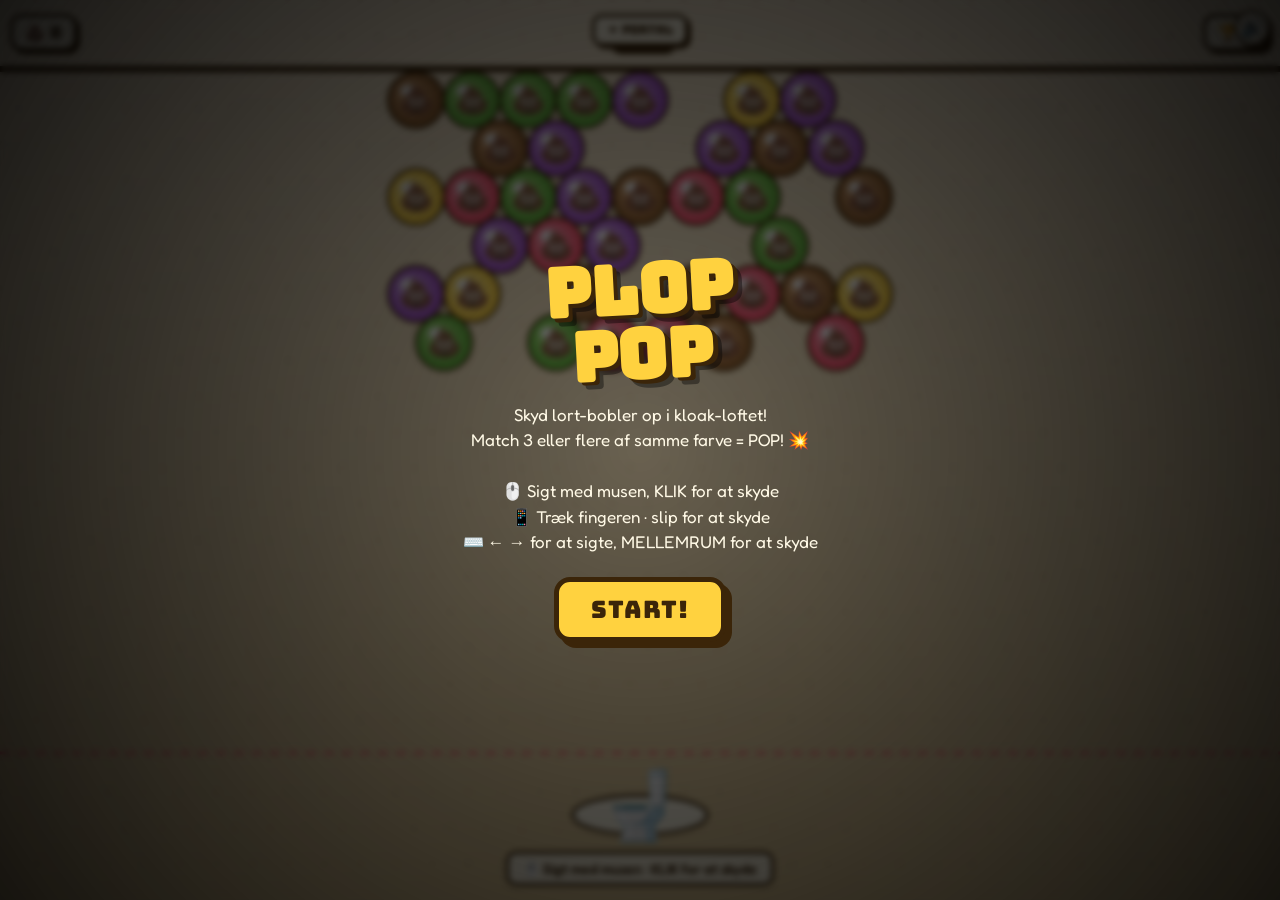
<file: plop-pop.html>
<!DOCTYPE html>
<html lang="da">
<head>
<meta charset="UTF-8">
<meta name="viewport" content="width=device-width, initial-scale=1.0, user-scalable=no, viewport-fit=cover">
<title>Plop-Pop</title>
<link href="https://fonts.googleapis.com/css2?family=Bungee&family=Fredoka:wght@500;600&display=swap" rel="stylesheet">
<link rel="stylesheet" href="lortespil.css">
<script src="lortespil.js" defer></script>
<style>
  * { margin: 0; padding: 0; box-sizing: border-box; user-select: none; -webkit-tap-highlight-color: transparent; }
  html, body { height: 100%; overflow: hidden; font-family: 'Fredoka', sans-serif; background: #2a1808; }
  body { touch-action: none; position: fixed; width: 100%; }
  #game { position: relative; width: 100vw; height: 100vh; overflow: hidden; }
  canvas { display: block; width: 100%; height: 100%; image-rendering: -webkit-optimize-contrast; }

  #hud {
    position: absolute;
    top: max(14px, env(safe-area-inset-top));
    left: 10px;
    right: 10px;
    display: flex;
    justify-content: space-between;
    z-index: 10;
    pointer-events: none;
    gap: 6px;
  }
  .score-card {
    background: #fff9e6;
    border: 3px solid #3b2509;
    border-radius: 12px;
    padding: 5px 12px;
    font-family: 'Bungee', sans-serif;
    font-size: 16px;
    color: #3b2509;
    box-shadow: 3px 3px 0 #3b2509;
    display: flex;
    align-items: center;
    gap: 5px;
  }
  .back-btn {
    position: absolute;
    top: max(14px, env(safe-area-inset-top));
    left: 50%;
    transform: translateX(-50%);
    z-index: 11;
    background: #fff9e6;
    border: 3px solid #3b2509;
    border-radius: 10px;
    padding: 5px 12px;
    font-family: 'Bungee', sans-serif;
    font-size: 12px;
    color: #3b2509;
    text-decoration: none;
    box-shadow: 3px 3px 0 #3b2509;
    display: none;
  }
  body:not(.playing) .back-btn { display: block; }
  .overlay {
    position: absolute;
    inset: 0;
    background: radial-gradient(circle at center, rgba(0,0,0,0.55), rgba(0,0,0,0.9));
    display: flex;
    flex-direction: column;
    align-items: center;
    justify-content: center;
    z-index: 100;
    text-align: center;
    padding: 24px;
    backdrop-filter: blur(3px);
    -webkit-backdrop-filter: blur(3px);
  }
  .overlay h1 {
    font-family: 'Bungee', sans-serif;
    font-size: clamp(40px, 11vw, 68px);
    color: #ffd23f;
    text-shadow: 4px 4px 0 #3b2509, 8px 8px 0 rgba(0,0,0,0.4);
    margin-bottom: 14px;
    transform: rotate(-3deg);
    line-height: 0.95;
  }
  .overlay p {
    color: #fff9e6;
    font-size: 17px;
    margin-bottom: 22px;
    max-width: 380px;
    line-height: 1.5;
  }
  .btn {
    background: #ffd23f;
    border: 5px solid #3b2509;
    color: #3b2509;
    font-family: 'Bungee', sans-serif;
    font-size: 24px;
    padding: 12px 32px;
    border-radius: 16px;
    cursor: pointer;
    box-shadow: 6px 6px 0 #3b2509;
    transition: transform 0.08s, box-shadow 0.08s;
    letter-spacing: 1px;
  }
  .btn:active { transform: translate(4px, 4px); box-shadow: 2px 2px 0 #3b2509; }
  .hidden { display: none !important; }
  .new-best {
    display: inline-block;
    background: #ff4e6b;
    color: #fff9e6;
    font-family: 'Bungee', sans-serif;
    padding: 6px 14px;
    border-radius: 10px;
    border: 3px solid #3b2509;
    transform: rotate(-3deg);
    margin-bottom: 14px;
    font-size: 16px;
    box-shadow: 3px 3px 0 #3b2509;
  }
  .controls-hint {
    position: absolute;
    bottom: 14px;
    left: 50%;
    transform: translateX(-50%);
    background: rgba(255,249,230,0.9);
    border: 3px solid #3b2509;
    border-radius: 10px;
    padding: 6px 14px;
    font-size: 14px;
    color: #3b2509;
    font-weight: 600;
    z-index: 10;
    transition: opacity 0.6s;
  }
  @keyframes spin { from { transform: rotate(0) scale(0); } to { transform: rotate(540deg) scale(1); } }
</style>
</head>
<body>
<a href="index.html" class="back-btn">← Portal</a>
<div id="game">
  <canvas id="c"></canvas>
  <div id="hud">
    <div class="score-card">💩 <span id="score">0</span></div>
    <div class="score-card">🔄 <span id="combo">0</span></div>
    <div class="score-card">🏆 <span id="high">0</span></div>
  </div>
  <div class="controls-hint" id="hint">🖱️ Sigt med musen · KLIK for at skyde</div>

  <div id="start-overlay" class="overlay">
    <h1>PLOP<br>POP</h1>
    <p>Skyd lort-bobler op i kloak-loftet!<br>Match 3 eller flere af samme farve = POP! 💥<br><br>🖱️ Sigt med musen, KLIK for at skyde<br>📱 Træk fingeren · slip for at skyde<br>⌨️ ← → for at sigte, MELLEMRUM for at skyde</p>
    <button class="btn" id="start-btn">START!</button>
  </div>

  <div id="game-over-overlay" class="overlay hidden">
    <div style="font-size:80px;margin-bottom:6px;animation:spin 0.8s;" id="go-emoji">💩</div>
    <h1>GAME OVER!</h1>
    <p id="go-text">Du fik <b><span id="final-score">0</span> point</b><br>Største drop: <b><span id="final-combo">0</span> bobler</b></p>
    <div id="new-best" class="new-best hidden">🎉 Ny rekord!</div>
    <button class="btn" id="restart-btn">PRØV IGEN</button>
  </div>
</div>
<script>
'use strict';
const canvas = document.getElementById('c');
const ctx = canvas.getContext('2d');
let W = window.innerWidth, H = window.innerHeight;
let DPR = Math.min(window.devicePixelRatio || 1, 2);
function resize() {
  W = window.innerWidth; H = window.innerHeight;
  canvas.width = W * DPR; canvas.height = H * DPR;
  canvas.style.width = W + 'px'; canvas.style.height = H + 'px';
  ctx.setTransform(DPR, 0, 0, DPR, 0, 0);
  recomputeLayout();
}
const EMOJI_FONT = '"Apple Color Emoji","Segoe UI Emoji","Noto Color Emoji",sans-serif';

// ---------- Layout / grid constants ----------
const COLS_ODD = 8;        // 8 cells in odd rows
const COLS_EVEN = 9;       // 9 cells in even rows (longer row)
const VISIBLE_ROWS = 14;   // logical visible rows max
let BUBBLE_R = 22;         // computed at resize
let CELL_W = 44;           // = 2*R
let ROW_H = 38;            // ~ R*sqrt(3) for hex packing
let GRID_TOP = 60;
let GRID_LEFT = 20;
let DEATH_LINE_Y = 0;      // bottom line where shooter sits
let SHOOTER_Y = 0;

function recomputeLayout() {
  // We want grid to fit horizontally with COLS_EVEN columns.
  // playable height: from GRID_TOP to ~80% of H. shooter sits at 88%.
  GRID_TOP = Math.max(56, H * 0.08);
  SHOOTER_Y = H - Math.max(80, H * 0.13);
  DEATH_LINE_Y = SHOOTER_Y - 30;
  // bubble sized to fit COLS_EVEN across the screen with side margin
  const sideMargin = 14;
  const usable = W - sideMargin * 2;
  CELL_W = Math.min(56, Math.max(28, usable / COLS_EVEN));
  BUBBLE_R = CELL_W / 2;
  ROW_H = CELL_W * 0.866; // sqrt(3)/2
  GRID_LEFT = (W - CELL_W * COLS_EVEN) / 2;
}
resize();
window.addEventListener('resize', resize);

// ---------- Colors ----------
const COLORS = [
  { key: 'brown',  fill: '#8b5a2b', light: '#d4a373' },
  { key: 'green',  fill: '#5fb33c', light: '#a3d977' },
  { key: 'yellow', fill: '#ffd23f', light: '#ffe88a' },
  { key: 'pink',   fill: '#ff4e6b', light: '#ff9aac' },
  { key: 'purple', fill: '#a04ec8', light: '#cf9ce6' }
];
function colorOf(idx) { return COLORS[idx]; }

// ---------- Grid model ----------
// Grid: array of rows. Each row has 8 or 9 cells depending on parity.
// row even (0, 2, 4, ...) -> 9 cells (long row, starts at GRID_LEFT + 0)
// row odd  (1, 3, 5, ...) -> 8 cells (short row, offset by CELL_W/2)
// cell value: null OR { color: int, popping: 0..1 (anim), x, y }
let grid = []; // grid[row][col] -> bubble or null

function rowCols(row) { return (row % 2 === 0) ? COLS_EVEN : COLS_ODD; }
function cellCenter(row, col) {
  const xOff = (row % 2 === 0) ? 0 : CELL_W / 2;
  const x = GRID_LEFT + xOff + col * CELL_W + BUBBLE_R;
  const y = GRID_TOP + row * ROW_H + BUBBLE_R;
  return { x, y };
}
function neighbors(row, col) {
  // 6 neighbors in offset hex grid
  // even row (long, 9): neighbors above/below at col-1 and col (because short row above is shifted +half cell so its col 0 sits between even col 0 and 1)
  // odd row (short, 8): neighbors above/below at col and col+1
  const out = [];
  // left/right same row
  if (col > 0) out.push([row, col - 1]);
  if (col < rowCols(row) - 1) out.push([row, col + 1]);
  if (row % 2 === 0) {
    // above/below at col-1 and col
    if (row > 0) {
      if (col - 1 >= 0) out.push([row - 1, col - 1]);
      if (col < rowCols(row - 1)) out.push([row - 1, col]);
    }
    if (row < grid.length - 1) {
      if (col - 1 >= 0) out.push([row + 1, col - 1]);
      if (col < rowCols(row + 1)) out.push([row + 1, col]);
    }
  } else {
    // odd row: above/below at col and col+1
    if (row > 0) {
      if (col < rowCols(row - 1)) out.push([row - 1, col]);
      if (col + 1 < rowCols(row - 1)) out.push([row - 1, col + 1]);
    }
    if (row < grid.length - 1) {
      if (col < rowCols(row + 1)) out.push([row + 1, col]);
      if (col + 1 < rowCols(row + 1)) out.push([row + 1, col + 1]);
    }
  }
  return out;
}

function ensureRows(n) {
  while (grid.length < n) {
    const r = grid.length;
    grid.push(new Array(rowCols(r)).fill(null));
  }
}

function fillInitialRows(rows, density) {
  grid = [];
  ensureRows(rows);
  // Limit color palette early to make matches easier
  const usable = COLORS.length;
  for (let r = 0; r < rows; r++) {
    for (let c = 0; c < rowCols(r); c++) {
      if (Math.random() < density) {
        grid[r][c] = makeBubble(Math.floor(Math.random() * usable));
      }
    }
  }
}

function makeBubble(colorIdx) {
  return { color: colorIdx, popping: 0, fall: null, falling: false };
}

// Push a new row at the top. Existing rows shift down by 1, new row inserted at index 0.
function pushTopRow() {
  // Shift everything down: insert new row at index 0
  const newRow = new Array(rowCols(0)).fill(null);
  // Old row 0 becomes row 1 - which means parity flips, so column counts of all OLD rows logically should change too.
  // We simulate this by rebuilding rows: we keep colors but reassign columns based on new parity.
  // Simplest correct approach: create a brand new grid where row0 = new row, rowN = oldRow(N-1)
  // but we must respect column count. We'll truncate or pad with null appropriately.
  const newGrid = [newRow];
  for (let r = 0; r < grid.length; r++) {
    const newR = r + 1;
    const newCount = rowCols(newR);
    const oldCount = grid[r].length;
    const out = new Array(newCount).fill(null);
    // Map old col i -> new col i (truncate if overflow)
    for (let c = 0; c < Math.min(oldCount, newCount); c++) {
      out[c] = grid[r][c];
    }
    // If old row had more cells than new (e.g. even -> odd), the rightmost cells are dropped - rare since we pad.
    // If new has more (odd -> even), extra cell stays null.
    newGrid.push(out);
  }
  grid = newGrid;
  // Fill the new top row with random colors using existing palette in active board (or full palette)
  const palette = activePalette();
  for (let c = 0; c < rowCols(0); c++) {
    // fill mostly - leave small gaps
    if (Math.random() < 0.85) {
      grid[0][c] = makeBubble(palette[Math.floor(Math.random() * palette.length)]);
    }
  }
  if (window.LS && LS.sfx) LS.sfx.play('splat', { volume: 0.4 });
}

function activePalette() {
  // colors actually present on the board, fallback to all
  const set = new Set();
  for (let r = 0; r < grid.length; r++) {
    for (let c = 0; c < grid[r].length; c++) {
      const b = grid[r][c];
      if (b && !b.falling) set.add(b.color);
    }
  }
  if (set.size < 2) return COLORS.map((_, i) => i);
  return Array.from(set);
}

// ---------- Match detection (BFS flood-fill same color) ----------
function findMatchGroup(row, col) {
  const start = grid[row] && grid[row][col];
  if (!start) return [];
  const color = start.color;
  const seen = new Set();
  const key = (r, c) => r + ',' + c;
  const queue = [[row, col]];
  seen.add(key(row, col));
  const out = [[row, col]];
  while (queue.length) {
    const [r, c] = queue.shift();
    for (const [nr, nc] of neighbors(r, c)) {
      const k = key(nr, nc);
      if (seen.has(k)) continue;
      const b = grid[nr] && grid[nr][nc];
      if (!b || b.falling || b.popping > 0) continue;
      if (b.color !== color) continue;
      seen.add(k);
      out.push([nr, nc]);
      queue.push([nr, nc]);
    }
  }
  return out;
}

// Connectivity: BFS from row 0. Any bubble not reached -> falls.
function findDisconnected() {
  const seen = new Set();
  const key = (r, c) => r + ',' + c;
  const queue = [];
  for (let c = 0; c < rowCols(0); c++) {
    if (grid[0][c] && !grid[0][c].falling && grid[0][c].popping <= 0) {
      seen.add(key(0, c));
      queue.push([0, c]);
    }
  }
  while (queue.length) {
    const [r, c] = queue.shift();
    for (const [nr, nc] of neighbors(r, c)) {
      const k = key(nr, nc);
      if (seen.has(k)) continue;
      const b = grid[nr] && grid[nr][nc];
      if (!b || b.falling || b.popping > 0) continue;
      seen.add(k);
      queue.push([nr, nc]);
    }
  }
  // collect all bubbles not in `seen`
  const orphans = [];
  for (let r = 0; r < grid.length; r++) {
    for (let c = 0; c < grid[r].length; c++) {
      const b = grid[r][c];
      if (!b || b.falling || b.popping > 0) continue;
      if (!seen.has(key(r, c))) orphans.push([r, c]);
    }
  }
  return orphans;
}

// ---------- State ----------
let score = 0;
let highScore = 0;
let maxCombo = 0;
let bubblesDropped = 0;
let bubblesPopped = 0;
let shotsFired = 0;
const SHOTS_PER_PUSH = 8;
let running = false;

// shooter
let shooterAngle = -Math.PI / 2; // pointing up
let aimX = 0, aimY = 0;
let currentColor = 0;
let nextColor = 0;
let bubbleInFlight = null; // { x, y, vx, vy, color }
let fallingBubbles = []; // { x, y, vx, vy, color }
let particles = []; // pop sparks

// ---------- Init / start ----------
function loadHigh() {
  if (window.LS && LS.getHigh) {
    const v = LS.getHigh('plop');
    if (v) return v;
  }
  return parseInt(localStorage.getItem('plop_highscore') || '0', 10) || 0;
}
function saveHigh(v) {
  // fallback storage; LS.setHigh is called via reportGameEnd as well
  try { localStorage.setItem('plop_highscore', String(v)); } catch (e) {}
}

function start() {
  running = true;
  score = 0; maxCombo = 0; bubblesDropped = 0; bubblesPopped = 0; shotsFired = 0;
  bubbleInFlight = null; fallingBubbles = []; particles = [];
  document.getElementById('score').textContent = 0;
  document.getElementById('combo').textContent = 0;
  fillInitialRows(6, 0.78);
  loadShooterColors();
  document.getElementById('start-overlay').classList.add('hidden');
  document.getElementById('game-over-overlay').classList.add('hidden');
  document.getElementById('new-best').classList.add('hidden');
  document.body.classList.add('playing');
  setTimeout(() => { const h = document.getElementById('hint'); if (h) h.style.opacity = '0'; }, 3000);
}

function loadShooterColors() {
  const palette = activePalette();
  if (currentColor === undefined || currentColor === null) {
    currentColor = palette[Math.floor(Math.random() * palette.length)];
  }
  // ensure currentColor is in palette
  if (palette.indexOf(currentColor) === -1) currentColor = palette[Math.floor(Math.random() * palette.length)];
  nextColor = palette[Math.floor(Math.random() * palette.length)];
}

function pickNextShooterColor() {
  currentColor = nextColor;
  const palette = activePalette();
  if (!palette.length) {
    // board cleared - generate fresh layout (level complete)
    levelComplete();
    return;
  }
  if (palette.indexOf(currentColor) === -1) currentColor = palette[Math.floor(Math.random() * palette.length)];
  nextColor = palette[Math.floor(Math.random() * palette.length)];
}

function levelComplete() {
  score += 500;
  document.getElementById('score').textContent = score;
  if (window.LS && LS.sfx) LS.sfx.play('levelup');
  if (window.LS && LS.toast) LS.toast('🎉 LEVEL CLEAR! +500', { duration: 1800 });
  // build a fresh, slightly harder layout
  const extraRows = Math.min(8, 6 + Math.floor(score / 1500));
  fillInitialRows(extraRows, 0.82);
  loadShooterColors();
}

// ---------- Input / aiming ----------
function setAimFromPointer(px, py) {
  aimX = px; aimY = py;
  const dx = px - W / 2;
  const dy = py - SHOOTER_Y;
  let a = Math.atan2(dy, dx);
  // clamp angle so we only shoot upward (between -170 and -10 deg)
  const minA = -Math.PI + 0.18;
  const maxA = -0.18;
  if (a > maxA && a < Math.PI / 2) a = maxA;
  else if (a >= Math.PI / 2 || a < minA) a = minA;
  shooterAngle = a;
}

canvas.addEventListener('mousemove', (e) => {
  const r = canvas.getBoundingClientRect();
  setAimFromPointer(e.clientX - r.left, e.clientY - r.top);
});
canvas.addEventListener('mousedown', (e) => {
  if (!running) return;
  const r = canvas.getBoundingClientRect();
  setAimFromPointer(e.clientX - r.left, e.clientY - r.top);
  fire();
});
canvas.addEventListener('touchstart', (e) => {
  e.preventDefault();
  if (!running) return;
  const t = e.touches[0];
  const r = canvas.getBoundingClientRect();
  setAimFromPointer(t.clientX - r.left, t.clientY - r.top);
}, { passive: false });
canvas.addEventListener('touchmove', (e) => {
  e.preventDefault();
  const t = e.touches[0];
  const r = canvas.getBoundingClientRect();
  setAimFromPointer(t.clientX - r.left, t.clientY - r.top);
}, { passive: false });
canvas.addEventListener('touchend', (e) => {
  e.preventDefault();
  if (!running) return;
  fire();
}, { passive: false });

document.addEventListener('keydown', (e) => {
  if (!running) return;
  if (e.code === 'ArrowLeft') { shooterAngle -= 0.06; if (shooterAngle < -Math.PI + 0.18) shooterAngle = -Math.PI + 0.18; }
  if (e.code === 'ArrowRight') { shooterAngle += 0.06; if (shooterAngle > -0.18) shooterAngle = -0.18; }
  if (e.code === 'Space') { e.preventDefault(); fire(); }
});

// ---------- Firing / physics ----------
function fire() {
  if (!running || bubbleInFlight) return;
  const speed = 18;
  bubbleInFlight = {
    x: W / 2,
    y: SHOOTER_Y,
    vx: Math.cos(shooterAngle) * speed,
    vy: Math.sin(shooterAngle) * speed,
    color: currentColor
  };
  if (window.LS && LS.sfx) LS.sfx.play('zap', { volume: 0.5 });
  pickNextShooterColor();
  shotsFired++;
  if (shotsFired % SHOTS_PER_PUSH === 0) {
    pushTopRow();
    // immediately check for game over after push
    if (anyBubbleBelowDeathLine()) {
      gameOver();
    }
  }
}

function anyBubbleBelowDeathLine() {
  for (let r = 0; r < grid.length; r++) {
    for (let c = 0; c < grid[r].length; c++) {
      const b = grid[r][c];
      if (b && !b.falling) {
        const { y } = cellCenter(r, c);
        if (y + BUBBLE_R >= DEATH_LINE_Y) return true;
      }
    }
  }
  return false;
}

function distSq(x1, y1, x2, y2) { const dx = x1 - x2, dy = y1 - y2; return dx*dx + dy*dy; }

function updateFlight(dt) {
  if (!bubbleInFlight) return;
  const b = bubbleInFlight;
  b.x += b.vx * dt;
  b.y += b.vy * dt;
  // wall bounce
  if (b.x - BUBBLE_R < 0) { b.x = BUBBLE_R; b.vx = -b.vx; if (window.LS && LS.sfx) LS.sfx.play('click', { volume: 0.18 }); }
  if (b.x + BUBBLE_R > W) { b.x = W - BUBBLE_R; b.vx = -b.vx; if (window.LS && LS.sfx) LS.sfx.play('click', { volume: 0.18 }); }
  // top hit?
  if (b.y - BUBBLE_R <= GRID_TOP) {
    snapToGrid(b);
    bubbleInFlight = null;
    return;
  }
  // collision with any existing bubble
  const touchDist = (BUBBLE_R * 2) * 0.95;
  const touchSq = touchDist * touchDist;
  for (let r = 0; r < grid.length; r++) {
    for (let c = 0; c < grid[r].length; c++) {
      const cell = grid[r][c];
      if (!cell || cell.falling || cell.popping > 0) continue;
      const ctr = cellCenter(r, c);
      if (distSq(b.x, b.y, ctr.x, ctr.y) < touchSq) {
        snapToGrid(b);
        bubbleInFlight = null;
        return;
      }
    }
  }
  // off bottom (shouldn't happen since clamped angle, but safety)
  if (b.y > H + 100) bubbleInFlight = null;
}

function snapToGrid(b) {
  // find nearest empty cell
  let bestR = -1, bestC = -1, bestD = Infinity;
  // search rows around the bubble's y to keep cheap
  const approxRow = Math.max(0, Math.floor((b.y - GRID_TOP - BUBBLE_R) / ROW_H));
  ensureRows(approxRow + 3);
  const minRow = Math.max(0, approxRow - 2);
  const maxRow = Math.min(grid.length - 1, approxRow + 2);
  for (let r = minRow; r <= maxRow; r++) {
    for (let c = 0; c < rowCols(r); c++) {
      if (grid[r][c]) continue;
      const ctr = cellCenter(r, c);
      const d = distSq(b.x, b.y, ctr.x, ctr.y);
      if (d < bestD) { bestD = d; bestR = r; bestC = c; }
    }
  }
  // If no empty cell found in nearby rows, try whole grid
  if (bestR === -1) {
    for (let r = 0; r < grid.length; r++) {
      for (let c = 0; c < rowCols(r); c++) {
        if (grid[r][c]) continue;
        const ctr = cellCenter(r, c);
        const d = distSq(b.x, b.y, ctr.x, ctr.y);
        if (d < bestD) { bestD = d; bestR = r; bestC = c; }
      }
    }
  }
  if (bestR === -1) {
    // need new row(s) at the bottom
    ensureRows(grid.length + 1);
    return snapToGrid(b);
  }
  grid[bestR][bestC] = makeBubble(b.color);
  resolveAfterSnap(bestR, bestC);
}

function resolveAfterSnap(r, c) {
  const group = findMatchGroup(r, c);
  if (group.length >= 3) {
    // pop them
    for (const [pr, pc] of group) {
      const cell = grid[pr][pc];
      if (cell) cell.popping = 0.001; // start animation
    }
    // scoring
    const matchScore = 30 + (group.length - 3) * 10;
    score += matchScore;
    bubblesPopped += group.length;

    // schedule actual removal after pop anim
    setTimeout(() => {
      for (const [pr, pc] of group) {
        if (grid[pr] && grid[pr][pc]) grid[pr][pc] = null;
      }
      // find disconnected after pops
      const orphans = findDisconnected();
      if (orphans.length) {
        // mark falling
        for (const [or, oc] of orphans) {
          const cell = grid[or][oc];
          if (!cell) continue;
          const ctr = cellCenter(or, oc);
          fallingBubbles.push({
            x: ctr.x, y: ctr.y,
            vx: (Math.random() - 0.5) * 1.5,
            vy: 0,
            color: cell.color
          });
          grid[or][oc] = null;
        }
        bubblesDropped += orphans.length;
        score += orphans.length * 20;
        if (orphans.length > maxCombo) maxCombo = orphans.length;
        if (orphans.length >= 5) {
          if (window.LS && LS.sfx) LS.sfx.play('megaflush', { volume: 0.55 });
        } else if (orphans.length > 0) {
          if (window.LS && LS.sfx) LS.sfx.play('flush', { volume: 0.45 });
        }
      } else {
        if (window.LS && LS.sfx) LS.sfx.play(group.length >= 5 ? 'megaflush' : 'flush', { volume: 0.45 });
      }
      document.getElementById('score').textContent = score;
      document.getElementById('combo').textContent = maxCombo;
      // check level complete
      if (isBoardEmpty()) levelComplete();
    }, 220);

    document.getElementById('score').textContent = score;
    document.getElementById('combo').textContent = maxCombo;
  } else {
    // just snap sound
    if (window.LS && LS.sfx) LS.sfx.play('click', { volume: 0.32 });
    // check if the snapped bubble is below death line
    const ctr = cellCenter(r, c);
    if (ctr.y + BUBBLE_R >= DEATH_LINE_Y) {
      gameOver();
    }
  }
}

function isBoardEmpty() {
  for (let r = 0; r < grid.length; r++) {
    for (let c = 0; c < grid[r].length; c++) {
      const b = grid[r][c];
      if (b && !b.falling && b.popping <= 0) return false;
    }
  }
  return true;
}

// ---------- Update particles, falling bubbles, popping ----------
function updateAnims(dt) {
  // popping animation: progress 0..1
  for (let r = 0; r < grid.length; r++) {
    for (let c = 0; c < grid[r].length; c++) {
      const b = grid[r][c];
      if (b && b.popping > 0) {
        b.popping += dt * 0.15;
        if (b.popping >= 1) {
          // spawn small particles
          const ctr = cellCenter(r, c);
          for (let i = 0; i < 6; i++) {
            particles.push({
              x: ctr.x, y: ctr.y,
              vx: (Math.random() - 0.5) * 6,
              vy: -Math.random() * 4 - 1,
              life: 30, maxLife: 30,
              color: COLORS[b.color].fill
            });
          }
        }
      }
    }
  }
  // falling bubbles (gravity)
  for (const f of fallingBubbles) {
    f.vy += 0.7 * dt;
    f.x += f.vx * dt;
    f.y += f.vy * dt;
    // slight sway
    f.vx += Math.sin(f.y * 0.04) * 0.05 * dt;
  }
  fallingBubbles = fallingBubbles.filter(f => f.y < H + 60);
  // particles
  for (const p of particles) {
    p.x += p.vx * dt;
    p.y += p.vy * dt;
    p.vy += 0.4 * dt;
    p.life -= dt;
  }
  particles = particles.filter(p => p.life > 0);
}

// ---------- Aim trajectory preview ----------
function computeAimPath(maxBounces) {
  const points = [{ x: W / 2, y: SHOOTER_Y }];
  let x = W / 2, y = SHOOTER_Y;
  let vx = Math.cos(shooterAngle), vy = Math.sin(shooterAngle);
  let bounces = 0;
  const STEP = 6;
  let safety = 600;
  while (safety-- > 0) {
    x += vx * STEP;
    y += vy * STEP;
    if (x - BUBBLE_R < 0) { x = BUBBLE_R; vx = -vx; bounces++; points.push({ x, y, bounce: true }); if (bounces > maxBounces) break; continue; }
    if (x + BUBBLE_R > W) { x = W - BUBBLE_R; vx = -vx; bounces++; points.push({ x, y, bounce: true }); if (bounces > maxBounces) break; continue; }
    if (y - BUBBLE_R <= GRID_TOP) { points.push({ x, y, hit: true }); break; }
    // bubble hit?
    let hit = false;
    const touchDist = (BUBBLE_R * 2) * 0.95;
    const touchSq = touchDist * touchDist;
    // only check rows in range for perf
    const approxRow = Math.max(0, Math.floor((y - GRID_TOP - BUBBLE_R) / ROW_H));
    const minRow = Math.max(0, approxRow - 2);
    const maxRow = Math.min(grid.length - 1, approxRow + 2);
    for (let r = minRow; r <= maxRow && !hit; r++) {
      for (let c = 0; c < rowCols(r); c++) {
        const cell = grid[r][c];
        if (!cell || cell.falling || cell.popping > 0) continue;
        const ctr = cellCenter(r, c);
        if (distSq(x, y, ctr.x, ctr.y) < touchSq) { hit = true; break; }
      }
    }
    if (hit) { points.push({ x, y, hit: true }); break; }
    if (y > H || y < -50) break;
  }
  return points;
}

// ---------- Drawing ----------
function drawBackground() {
  // light beige with subtle tile
  const g = ctx.createLinearGradient(0, 0, 0, H);
  g.addColorStop(0, '#f5e8d0');
  g.addColorStop(1, '#e0c896');
  ctx.fillStyle = g;
  ctx.fillRect(0, 0, W, H);
  // subtle hex tile pattern (cheap dots)
  ctx.fillStyle = 'rgba(139, 90, 43, 0.07)';
  const sp = 36;
  for (let y = 0; y < H; y += sp) {
    const ox = (Math.floor(y / sp) % 2) * (sp / 2);
    for (let x = 0; x < W; x += sp) {
      ctx.beginPath();
      ctx.arc(x + ox, y, 3, 0, Math.PI * 2);
      ctx.fill();
    }
  }
  // top frame
  ctx.fillStyle = '#3b2509';
  ctx.fillRect(0, GRID_TOP - 6, W, 6);
  // death line
  ctx.strokeStyle = 'rgba(255, 78, 107, 0.75)';
  ctx.setLineDash([10, 8]);
  ctx.lineWidth = 3;
  ctx.beginPath();
  ctx.moveTo(0, DEATH_LINE_Y);
  ctx.lineTo(W, DEATH_LINE_Y);
  ctx.stroke();
  ctx.setLineDash([]);
}

function drawBubble(x, y, colorIdx, scale, alpha) {
  scale = scale || 1;
  alpha = alpha == null ? 1 : alpha;
  const col = COLORS[colorIdx];
  const r = BUBBLE_R * scale;
  ctx.save();
  ctx.globalAlpha = alpha;
  // radial gradient
  const grd = ctx.createRadialGradient(x - r * 0.35, y - r * 0.35, r * 0.1, x, y, r);
  grd.addColorStop(0, '#fff');
  grd.addColorStop(0.18, col.light);
  grd.addColorStop(1, col.fill);
  ctx.fillStyle = grd;
  ctx.beginPath();
  ctx.arc(x, y, r, 0, Math.PI * 2);
  ctx.fill();
  // outline
  ctx.strokeStyle = '#3b2509';
  ctx.lineWidth = Math.max(1.5, r * 0.08);
  ctx.stroke();
  // 💩 emoji centered, scaled
  ctx.font = (r * 1.0) + 'px ' + EMOJI_FONT;
  ctx.textAlign = 'center';
  ctx.textBaseline = 'middle';
  ctx.globalAlpha = alpha * 0.9;
  ctx.fillText('💩', x, y + r * 0.04);
  // highlight gloss
  ctx.globalAlpha = alpha * 0.55;
  ctx.fillStyle = 'rgba(255,255,255,0.6)';
  ctx.beginPath();
  ctx.ellipse(x - r * 0.35, y - r * 0.4, r * 0.3, r * 0.18, -0.4, 0, Math.PI * 2);
  ctx.fill();
  ctx.restore();
}

function drawGrid() {
  for (let r = 0; r < grid.length; r++) {
    for (let c = 0; c < grid[r].length; c++) {
      const b = grid[r][c];
      if (!b) continue;
      const ctr = cellCenter(r, c);
      if (b.popping > 0) {
        const t = Math.min(1, b.popping);
        drawBubble(ctr.x, ctr.y, b.color, 1 + t * 0.4, 1 - t);
      } else {
        drawBubble(ctr.x, ctr.y, b.color, 1, 1);
      }
    }
  }
}

function drawShooter() {
  // toilet bowl base
  const cx = W / 2;
  const cy = SHOOTER_Y;
  // aim line - dotted
  if (running && !bubbleInFlight) {
    const path = computeAimPath(2);
    ctx.save();
    ctx.strokeStyle = 'rgba(59, 37, 9, 0.65)';
    ctx.lineWidth = 2;
    ctx.setLineDash([4, 6]);
    ctx.beginPath();
    ctx.moveTo(path[0].x, path[0].y);
    for (let i = 1; i < path.length; i++) ctx.lineTo(path[i].x, path[i].y);
    ctx.stroke();
    ctx.setLineDash([]);
    // dots along the path
    for (let i = 1; i < path.length; i++) {
      const p = path[i];
      if (p.bounce || p.hit) {
        ctx.fillStyle = p.hit ? '#ff4e6b' : '#ffd23f';
        ctx.beginPath();
        ctx.arc(p.x, p.y, 5, 0, Math.PI * 2);
        ctx.fill();
        ctx.strokeStyle = '#3b2509';
        ctx.lineWidth = 2;
        ctx.stroke();
      }
    }
    ctx.restore();
  }
  // toilet platform
  ctx.save();
  ctx.fillStyle = '#fff9e6';
  ctx.strokeStyle = '#3b2509';
  ctx.lineWidth = 3;
  ctx.beginPath();
  ctx.ellipse(cx, cy + 32, BUBBLE_R * 2.4, BUBBLE_R * 0.7, 0, 0, Math.PI * 2);
  ctx.fill();
  ctx.stroke();
  // emoji toilet bowl
  ctx.font = (BUBBLE_R * 2.4) + 'px ' + EMOJI_FONT;
  ctx.textAlign = 'center';
  ctx.textBaseline = 'middle';
  ctx.fillText('🚽', cx, cy + 26);
  ctx.restore();

  // current bubble in launcher
  if (running && !bubbleInFlight) {
    drawBubble(cx, cy, currentColor, 1, 1);
  } else if (running) {
    // empty launcher slot
    ctx.save();
    ctx.fillStyle = 'rgba(59, 37, 9, 0.2)';
    ctx.beginPath();
    ctx.arc(cx, cy, BUBBLE_R, 0, Math.PI * 2);
    ctx.fill();
    ctx.restore();
  }

  // angle indicator (small triangle)
  if (running && !bubbleInFlight) {
    ctx.save();
    ctx.translate(cx, cy);
    ctx.rotate(shooterAngle + Math.PI / 2);
    ctx.fillStyle = '#3b2509';
    ctx.beginPath();
    ctx.moveTo(0, -BUBBLE_R - 14);
    ctx.lineTo(-7, -BUBBLE_R - 4);
    ctx.lineTo(7, -BUBBLE_R - 4);
    ctx.closePath();
    ctx.fill();
    ctx.restore();
  }

  // next bubble preview
  if (running) {
    ctx.save();
    ctx.font = '13px "Bungee", sans-serif';
    ctx.fillStyle = '#3b2509';
    ctx.textAlign = 'left';
    ctx.fillText('NÆSTE', 12, cy - 4);
    ctx.restore();
    drawBubble(40, cy + 20, nextColor, 0.6, 1);
  }
}

function drawFlight() {
  if (bubbleInFlight) {
    drawBubble(bubbleInFlight.x, bubbleInFlight.y, bubbleInFlight.color, 1, 1);
  }
}

function drawFalling() {
  for (const f of fallingBubbles) {
    drawBubble(f.x, f.y, f.color, 1, Math.max(0.3, 1 - (f.y - SHOOTER_Y) / 200));
  }
}

function drawParticles() {
  for (const p of particles) {
    const a = Math.max(0, p.life / p.maxLife);
    ctx.fillStyle = p.color;
    ctx.globalAlpha = a;
    ctx.beginPath();
    ctx.arc(p.x, p.y, 4 * a + 1, 0, Math.PI * 2);
    ctx.fill();
  }
  ctx.globalAlpha = 1;
}

function draw() {
  ctx.clearRect(0, 0, W, H);
  drawBackground();
  drawGrid();
  drawFalling();
  drawParticles();
  drawShooter();
  drawFlight();
}

// ---------- Game loop ----------
let lastT = 0;
function frame(t) {
  const dt = Math.min(32, t - lastT) / 16;
  lastT = t;
  if (running) {
    updateFlight(dt);
    updateAnims(dt);
    // check death line periodically (once snapped or new row pushed it's already checked, but cover dynamic state)
  } else {
    updateAnims(dt);
  }
  draw();
  requestAnimationFrame(frame);
}
requestAnimationFrame(frame);

// ---------- Game over ----------
function gameOver() {
  if (!running) return;
  running = false;
  if (window.LS && LS.sfx) LS.sfx.play('gameover');
  document.getElementById('final-score').textContent = score;
  document.getElementById('final-combo').textContent = maxCombo;

  let isNew = false;
  const result = (window.LS && LS.reportGameEnd) ? LS.reportGameEnd({
    gameKey: 'plop',
    score: score,
    extra: { maxCombo: maxCombo, bubblesDropped: bubblesDropped, bubblesPopped: bubblesPopped }
  }) : null;
  if (result) {
    isNew = !!result.isNewHigh;
    if (result.dailyCompleted && LS.toast) {
      LS.toast('🎉 DAGENS LORT FULDFØRT! +' + (result.dailyBonus || 0) + ' 🪙', { duration: 2800 });
    }
    // Re-read high (LS.getHigh may not have 'plop' registered; fallback below)
    const h = (LS.getHigh ? LS.getHigh('plop') : 0) || loadHigh();
    if (score > highScore) { isNew = true; highScore = Math.max(highScore, score); }
    else { highScore = Math.max(highScore, h); }
  } else {
    if (score > highScore) { highScore = score; isNew = true; }
  }
  if (score > 0 && score >= highScore) saveHigh(highScore);
  document.getElementById('high').textContent = highScore;

  document.body.classList.remove('playing');
  setTimeout(() => {
    if (isNew) document.getElementById('new-best').classList.remove('hidden');
    document.getElementById('game-over-overlay').classList.remove('hidden');
  }, 400);
}

// ---------- Wire up ----------
document.getElementById('start-btn').onclick = start;
document.getElementById('restart-btn').onclick = start;

highScore = loadHigh();
document.getElementById('high').textContent = highScore;

// initial preview shooter
currentColor = Math.floor(Math.random() * COLORS.length);
nextColor = Math.floor(Math.random() * COLORS.length);
fillInitialRows(6, 0.78); // for visual on start screen

// Mount mute button
document.addEventListener('DOMContentLoaded', () => {
  if (window.LS && LS.mountMuteButton) LS.mountMuteButton();
});
if (document.readyState !== 'loading' && window.LS && window.LS.mountMuteButton) {
  window.LS.mountMuteButton();
}
</script>
</body>
</html>
</file>
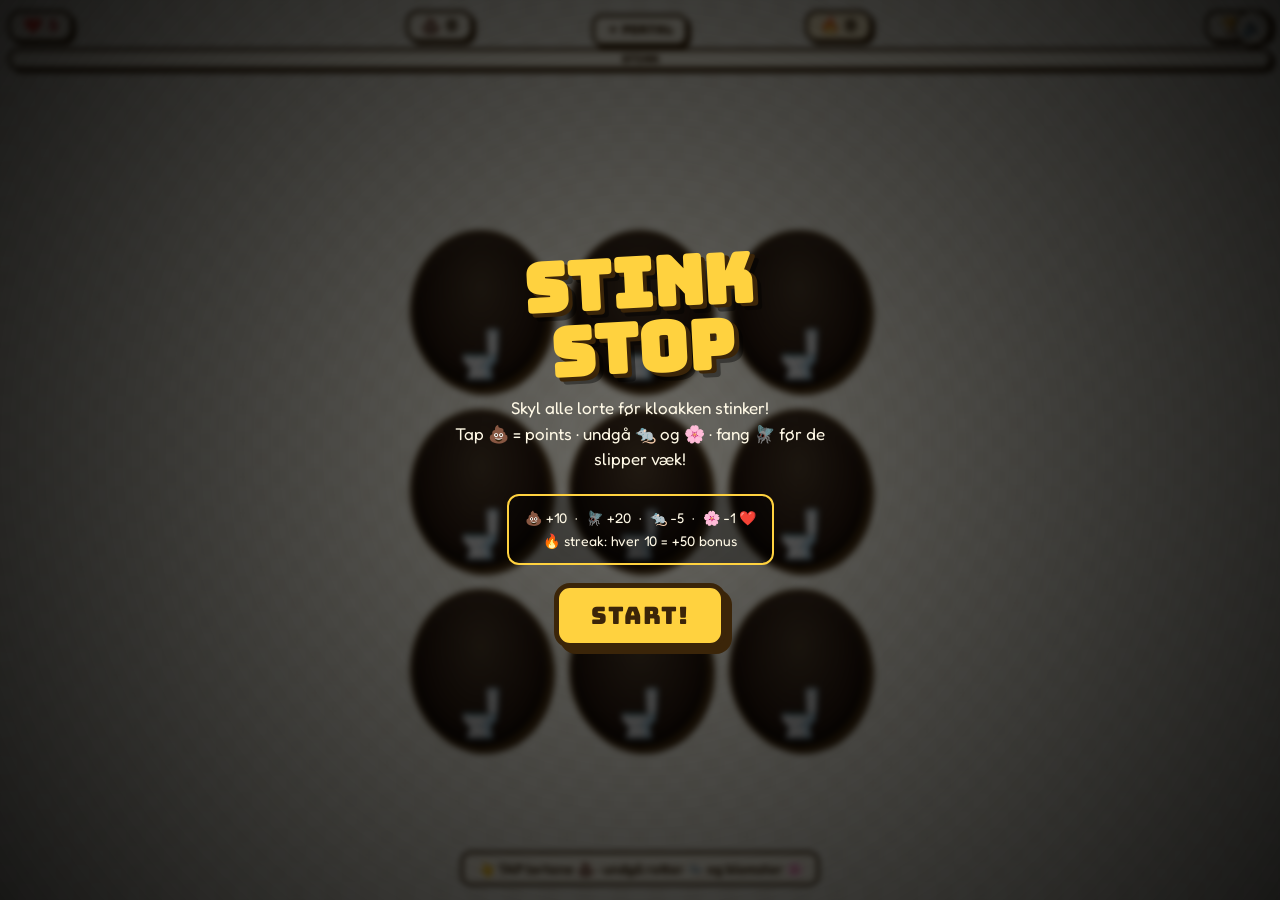
<file: stink-stop.html>
<!DOCTYPE html>
<html lang="da">
<head>
<meta charset="UTF-8">
<meta name="viewport" content="width=device-width, initial-scale=1.0, user-scalable=no, viewport-fit=cover">
<title>Stink-Stop</title>
<link href="https://fonts.googleapis.com/css2?family=Bungee&family=Fredoka:wght@500;600&display=swap" rel="stylesheet">
<link rel="stylesheet" href="lortespil.css">
<script src="lortespil.js" defer></script>
<style>
  * { margin: 0; padding: 0; box-sizing: border-box; user-select: none; -webkit-tap-highlight-color: transparent; }
  html, body { height: 100%; overflow: hidden; font-family: 'Fredoka', sans-serif; background: #f0ede0; }
  body {
    touch-action: manipulation;
    position: fixed;
    width: 100%;
    background: #f0ede0;
    /* subtle porcelain tile pattern */
    background-image:
      linear-gradient(45deg, rgba(180,170,140,0.10) 25%, transparent 25%),
      linear-gradient(-45deg, rgba(180,170,140,0.10) 25%, transparent 25%),
      linear-gradient(45deg, transparent 75%, rgba(180,170,140,0.10) 75%),
      linear-gradient(-45deg, transparent 75%, rgba(180,170,140,0.10) 75%);
    background-size: 36px 36px;
    background-position: 0 0, 0 18px, 18px -18px, -18px 0;
  }
  #game { position: relative; width: 100vw; height: 100vh; overflow: hidden; }

  /* HUD */
  #hud {
    position: absolute;
    top: max(10px, env(safe-area-inset-top));
    left: 8px;
    right: 8px;
    display: flex;
    flex-direction: column;
    gap: 6px;
    z-index: 10;
    pointer-events: none;
  }
  .hud-row {
    display: flex;
    justify-content: space-between;
    align-items: center;
    gap: 6px;
    flex-wrap: wrap;
  }
  .score-card {
    background: #fff9e6;
    border: 3px solid #3b2509;
    border-radius: 12px;
    padding: 5px 12px;
    font-family: 'Bungee', sans-serif;
    font-size: 16px;
    color: #3b2509;
    box-shadow: 3px 3px 0 #3b2509;
    display: flex;
    align-items: center;
    gap: 5px;
    line-height: 1;
  }
  .lives-card { color: #c63a3a; }
  .streak-card { background: #fff0c8; }
  #stink-wrap {
    flex: 1 1 100%;
    background: #fff9e6;
    border: 3px solid #3b2509;
    border-radius: 10px;
    padding: 4px;
    box-shadow: 3px 3px 0 #3b2509;
    height: 22px;
    position: relative;
    overflow: hidden;
  }
  #stink-bar {
    height: 100%;
    width: 0%;
    background: linear-gradient(90deg, #b9d96e 0%, #d2c34a 40%, #c47a3a 70%, #6f3f2a 100%);
    border-radius: 4px;
    transition: width 0.18s ease-out;
  }
  #stink-label {
    position: absolute;
    top: 50%;
    left: 50%;
    transform: translate(-50%, -50%);
    font-family: 'Bungee', sans-serif;
    font-size: 11px;
    color: #3b2509;
    text-shadow: 0 0 3px #fff9e6, 0 0 3px #fff9e6;
    pointer-events: none;
  }

  /* Back button (matches kloak-racer pattern) */
  .back-btn {
    position: absolute;
    top: max(14px, env(safe-area-inset-top));
    left: 50%;
    transform: translateX(-50%);
    z-index: 11;
    background: #fff9e6;
    border: 3px solid #3b2509;
    border-radius: 10px;
    padding: 5px 12px;
    font-family: 'Bungee', sans-serif;
    font-size: 12px;
    color: #3b2509;
    text-decoration: none;
    box-shadow: 3px 3px 0 #3b2509;
    display: none;
  }
  body:not(.playing) .back-btn { display: block; }

  /* Hole grid */
  #board-wrap {
    position: absolute;
    inset: 0;
    display: flex;
    align-items: center;
    justify-content: center;
    padding: 110px 10px 30px;
  }
  .hole-grid {
    display: grid;
    grid-template-columns: repeat(3, 1fr);
    grid-template-rows: repeat(3, 1fr);
    gap: clamp(8px, 2vw, 18px);
    width: min(94vw, 460px);
    height: min(70vh, 520px);
  }
  .hole {
    position: relative;
    background: radial-gradient(ellipse at 50% 35%, #4a3a28 0%, #2a1a10 55%, #100600 100%);
    border: 4px solid #3b2509;
    border-radius: 50%;
    box-shadow:
      inset 0 -8px 14px rgba(0,0,0,0.55),
      inset 0 6px 10px rgba(255,255,255,0.06),
      4px 4px 0 #3b2509;
    overflow: hidden;
    cursor: pointer;
    transition: transform 0.06s ease-out;
  }
  .hole:active { transform: translate(2px, 2px); }
  .hole.flash-bad {
    animation: flashBad 0.35s ease-out;
  }
  .hole.flash-good {
    animation: flashGood 0.35s ease-out;
  }
  @keyframes flashBad {
    0%   { box-shadow: inset 0 0 0 200px rgba(220,40,40,0.85), 4px 4px 0 #3b2509; }
    100% { box-shadow:
            inset 0 -8px 14px rgba(0,0,0,0.55),
            inset 0 6px 10px rgba(255,255,255,0.06),
            4px 4px 0 #3b2509; }
  }
  @keyframes flashGood {
    0%   { box-shadow: inset 0 0 0 200px rgba(120,220,120,0.7), 4px 4px 0 #3b2509; }
    100% { box-shadow:
            inset 0 -8px 14px rgba(0,0,0,0.55),
            inset 0 6px 10px rgba(255,255,255,0.06),
            4px 4px 0 #3b2509; }
  }

  /* Toilet at bottom of each hole */
  .toilet {
    position: absolute;
    bottom: 4%;
    left: 50%;
    transform: translateX(-50%);
    font-size: clamp(28px, 7vw, 46px);
    pointer-events: none;
    filter: drop-shadow(0 2px 3px rgba(0,0,0,0.5));
    z-index: 1;
    opacity: 0.85;
  }

  /* Pop-up emoji */
  .popup {
    position: absolute;
    bottom: 18%;
    left: 50%;
    font-size: clamp(40px, 10vw, 64px);
    pointer-events: none;
    transform: translate(-50%, 100%);
    opacity: 0;
    z-index: 3;
    filter: drop-shadow(2px 3px 0 rgba(0,0,0,0.4));
    will-change: transform, opacity;
    transition: none;
  }
  .popup.show {
    animation: popUp var(--life, 1000ms) ease-out forwards;
  }
  @keyframes popUp {
    0%   { transform: translate(-50%, 100%) scale(0.6); opacity: 0; }
    18%  { transform: translate(-50%, -30px) scale(1.05); opacity: 1; }
    78%  { transform: translate(-50%, -30px) scale(1.0); opacity: 1; }
    100% { transform: translate(-50%, 100%) scale(0.6); opacity: 0; }
  }
  /* Fly takes a small arc */
  .popup.fly.show {
    animation: popUpFly var(--life, 800ms) ease-in-out forwards;
  }
  @keyframes popUpFly {
    0%   { transform: translate(-50%, 100%) scale(0.6) rotate(-15deg); opacity: 0; }
    20%  { transform: translate(-90%, -40px) scale(1) rotate(-15deg); opacity: 1; }
    50%  { transform: translate(-10%, -55px) scale(1.05) rotate(15deg); opacity: 1; }
    80%  { transform: translate(-90%, -30px) scale(1) rotate(-10deg); opacity: 1; }
    100% { transform: translate(-50%, 100%) scale(0.6) rotate(0); opacity: 0; }
  }

  /* Floating score text */
  .float-score {
    position: absolute;
    left: 50%;
    top: 30%;
    transform: translate(-50%, 0);
    font-family: 'Bungee', sans-serif;
    font-size: 22px;
    pointer-events: none;
    z-index: 20;
    animation: floatUp 0.9s ease-out forwards;
    text-shadow: 2px 2px 0 #3b2509;
  }
  .float-score.gold { color: #ffd23f; }
  .float-score.red  { color: #ff4e6b; }
  .float-score.heart { color: #ff4e6b; font-size: 32px; }
  @keyframes floatUp {
    0%   { transform: translate(-50%, 0) scale(0.6); opacity: 0; }
    20%  { transform: translate(-50%, -10px) scale(1.2); opacity: 1; }
    100% { transform: translate(-50%, -70px) scale(1); opacity: 0; }
  }

  /* Splash particles */
  .splash {
    position: absolute;
    width: 8px;
    height: 8px;
    border-radius: 50%;
    pointer-events: none;
    z-index: 18;
    will-change: transform, opacity;
  }

  /* Overlays */
  .overlay {
    position: absolute;
    inset: 0;
    background: radial-gradient(circle at center, rgba(0,0,0,0.55), rgba(0,0,0,0.9));
    display: flex;
    flex-direction: column;
    align-items: center;
    justify-content: center;
    z-index: 100;
    text-align: center;
    padding: 24px;
    backdrop-filter: blur(3px);
    -webkit-backdrop-filter: blur(3px);
  }
  .overlay h1 {
    font-family: 'Bungee', sans-serif;
    font-size: clamp(40px, 11vw, 68px);
    color: #ffd23f;
    text-shadow: 4px 4px 0 #3b2509, 8px 8px 0 rgba(0,0,0,0.4);
    margin-bottom: 14px;
    transform: rotate(-3deg);
    line-height: 0.95;
  }
  .overlay p {
    color: #fff9e6;
    font-size: 17px;
    margin-bottom: 22px;
    max-width: 420px;
    line-height: 1.5;
  }
  .legend {
    color: #fff9e6;
    font-size: 14px;
    margin-bottom: 18px;
    line-height: 1.7;
    background: rgba(0,0,0,0.35);
    padding: 10px 16px;
    border-radius: 12px;
    border: 2px solid #ffd23f;
  }
  .btn {
    background: #ffd23f;
    border: 5px solid #3b2509;
    color: #3b2509;
    font-family: 'Bungee', sans-serif;
    font-size: 24px;
    padding: 12px 32px;
    border-radius: 16px;
    cursor: pointer;
    box-shadow: 6px 6px 0 #3b2509;
    transition: transform 0.08s, box-shadow 0.08s;
    letter-spacing: 1px;
  }
  .btn:active { transform: translate(4px, 4px); box-shadow: 2px 2px 0 #3b2509; }
  .hidden { display: none !important; }
  .new-best {
    display: inline-block;
    background: #ff4e6b;
    color: #fff9e6;
    font-family: 'Bungee', sans-serif;
    padding: 6px 14px;
    border-radius: 10px;
    border: 3px solid #3b2509;
    transform: rotate(-3deg);
    margin-bottom: 14px;
    font-size: 16px;
    box-shadow: 3px 3px 0 #3b2509;
  }
  .controls-hint {
    position: absolute;
    bottom: 14px;
    left: 50%;
    transform: translateX(-50%);
    background: rgba(255,249,230,0.9);
    border: 3px solid #3b2509;
    border-radius: 10px;
    padding: 6px 14px;
    font-size: 14px;
    color: #3b2509;
    font-weight: 600;
    z-index: 10;
    transition: opacity 0.6s;
  }

  /* Screen shake on life loss */
  #game.shake { animation: screenShake 0.25s ease-in-out; }
  @keyframes screenShake {
    0%, 100% { transform: translate(0,0); }
    25%      { transform: translate(-6px, 4px); }
    50%      { transform: translate(6px, -4px); }
    75%      { transform: translate(-3px, -3px); }
  }
</style>
</head>
<body>
<a href="index.html" class="back-btn">← Portal</a>
<div id="game">
  <div id="hud">
    <div class="hud-row">
      <div class="score-card lives-card">❤️ <span id="lives">3</span></div>
      <div class="score-card">💩 <span id="score">0</span></div>
      <div class="score-card streak-card">🔥 <span id="streak">0</span></div>
      <div class="score-card">🏆 <span id="high">0</span></div>
    </div>
    <div class="hud-row">
      <div id="stink-wrap">
        <div id="stink-bar"></div>
        <div id="stink-label">STINK</div>
      </div>
    </div>
  </div>

  <div id="board-wrap">
    <div class="hole-grid" id="grid">
      <!-- 9 holes generated by JS for cleaner markup; static fallback below -->
      <div class="hole" data-i="0"><div class="popup"></div><div class="toilet">🚽</div></div>
      <div class="hole" data-i="1"><div class="popup"></div><div class="toilet">🚽</div></div>
      <div class="hole" data-i="2"><div class="popup"></div><div class="toilet">🚽</div></div>
      <div class="hole" data-i="3"><div class="popup"></div><div class="toilet">🚽</div></div>
      <div class="hole" data-i="4"><div class="popup"></div><div class="toilet">🚽</div></div>
      <div class="hole" data-i="5"><div class="popup"></div><div class="toilet">🚽</div></div>
      <div class="hole" data-i="6"><div class="popup"></div><div class="toilet">🚽</div></div>
      <div class="hole" data-i="7"><div class="popup"></div><div class="toilet">🚽</div></div>
      <div class="hole" data-i="8"><div class="popup"></div><div class="toilet">🚽</div></div>
    </div>
  </div>

  <div class="controls-hint" id="hint">👆 TAP lortene 💩 · undgå rotter 🐀 og blomster 🌸</div>

  <div id="start-overlay" class="overlay">
    <h1>STINK<br>STOP</h1>
    <p>Skyl alle lorte før kloakken stinker!<br>Tap 💩 = points · undgå 🐀 og 🌸 · fang 🪰 før de slipper væk!</p>
    <div class="legend">
      💩 +10 &nbsp;·&nbsp; 🪰 +20 &nbsp;·&nbsp; 🐀 -5 &nbsp;·&nbsp; 🌸 -1 ❤️<br>
      🔥 streak: hver 10 = +50 bonus
    </div>
    <button class="btn" id="start-btn">START!</button>
  </div>

  <div id="game-over-overlay" class="overlay hidden">
    <div style="font-size:80px;margin-bottom:6px;animation:spin 0.8s;" id="go-emoji">💩</div>
    <h1>SLUT!</h1>
    <p id="go-text">Du fik <b><span id="final-score">0</span> point</b><br>Bedste streak: <b><span id="final-streak">0</span> 🔥</b></p>
    <div id="new-best" class="new-best hidden">🎉 Ny rekord!</div>
    <button class="btn" id="restart-btn">PRØV IGEN</button>
  </div>
</div>
<style>
  @keyframes spin { from { transform: rotate(0) scale(0); } to { transform: rotate(540deg) scale(1); } }
</style>
<script>
(function () {
  'use strict';

  // ---------- Config ----------
  const HOLE_COUNT = 9;
  const SPAWN_START_MS = 1200;     // initial spawn interval
  const SPAWN_MIN_MS   = 350;      // floor spawn interval
  const SPAWN_DECAY_MS = 28;       // ms shaved off every spawn (capped at SPAWN_MIN_MS)
  const LIFE_START_MS  = 1100;     // initial pop-up lifetime
  const LIFE_MIN_MS    = 600;      // floor pop-up lifetime
  const LIFE_DECAY_MS  = 12;       // ms shaved per spawn

  const STINK_PASSIVE_PER_SEC = 1.2;   // % per second background fill
  const STINK_FLY_MISS_FILL   = 5;     // % per missed fly
  const STINK_DRAIN_PER_HIT   = 1;     // % drained per 💩 hit
  const STINK_MAX             = 100;

  const STREAK_BONUS_INTERVAL = 10;
  const STREAK_BONUS_POINTS   = 50;

  const STORAGE_KEY = 'stink_highscore';

  // ---------- DOM ----------
  const grid       = document.getElementById('grid');
  const livesEl    = document.getElementById('lives');
  const scoreEl    = document.getElementById('score');
  const streakEl   = document.getElementById('streak');
  const highEl     = document.getElementById('high');
  const stinkBar   = document.getElementById('stink-bar');
  const startOver  = document.getElementById('start-overlay');
  const goOver     = document.getElementById('game-over-overlay');
  const finalScoreEl  = document.getElementById('final-score');
  const finalStreakEl = document.getElementById('final-streak');
  const newBestEl  = document.getElementById('new-best');
  const goEmoji    = document.getElementById('go-emoji');
  const hint       = document.getElementById('hint');

  const holes = Array.from(grid.querySelectorAll('.hole'));
  const popups = holes.map(h => h.querySelector('.popup'));

  // ---------- State ----------
  let running = false;
  let score = 0;
  let lives = 3;
  let streak = 0;
  let bestStreak = 0;
  let hits = 0;
  let misses = 0;
  let stink = 0;
  let highScore = parseInt(localStorage.getItem(STORAGE_KEY) || '0', 10) || 0;
  highEl.textContent = highScore;

  let spawnInterval = SPAWN_START_MS;
  let popupLife = LIFE_START_MS;
  let nextSpawnAt = 0;
  let lastTickAt  = 0;
  let startedAt   = 0;
  let rafId       = null;

  // each hole: { busy: bool, type: string|null, timer: number|null, scoredOrMissed: bool, popup: el }
  const holeState = holes.map((h, i) => ({
    el: h, popup: popups[i], busy: false, type: null, timer: null, scoredOrMissed: false
  }));

  // ---------- Utility ----------
  function lsSafePlay(name) {
    try { if (window.LS && LS.sfx && LS.sfx.play) LS.sfx.play(name); } catch (e) {}
  }
  function setStink(v) {
    stink = Math.max(0, Math.min(STINK_MAX, v));
    stinkBar.style.width = stink + '%';
  }
  function updateHud() {
    scoreEl.textContent  = score;
    livesEl.textContent  = lives;
    streakEl.textContent = streak;
  }
  function pickType() {
    const r = Math.random();
    if (r < 0.70) return 'lort';
    if (r < 0.85) return 'rotte';
    if (r < 0.95) return 'flue';
    return 'blomst';
  }
  function emojiFor(type) {
    return type === 'lort'   ? '💩'
         : type === 'rotte'  ? '🐀'
         : type === 'flue'   ? '🪰'
         :                     '🌸';
  }
  function pickEmptyHoleIndex() {
    const empty = [];
    for (let i = 0; i < HOLE_COUNT; i++) if (!holeState[i].busy) empty.push(i);
    if (empty.length === 0) return -1;
    return empty[(Math.random() * empty.length) | 0];
  }

  // ---------- Spawning ----------
  function spawnAt(idx, type) {
    const st = holeState[idx];
    if (st.busy) return;
    st.busy = true;
    st.type = type;
    st.scoredOrMissed = false;

    const pop = st.popup;
    pop.textContent = emojiFor(type);
    pop.classList.remove('show', 'fly');
    if (type === 'flue') pop.classList.add('fly');
    // Force reflow so animation re-triggers reliably
    void pop.offsetWidth;
    pop.style.setProperty('--life', popupLife + 'ms');
    pop.classList.add('show');

    // Schedule retraction (miss-handler if not tapped)
    st.timer = setTimeout(() => {
      retractHole(idx, /*tapped*/false);
    }, popupLife);
  }

  function retractHole(idx, tapped) {
    const st = holeState[idx];
    if (!st.busy) return;
    if (st.timer) { clearTimeout(st.timer); st.timer = null; }

    const wasType = st.type;
    if (!st.scoredOrMissed && !tapped) {
      // Missed (timer expired without tap)
      handleMiss(idx, wasType);
      st.scoredOrMissed = true;
    }

    st.popup.classList.remove('show', 'fly');
    st.popup.style.transform = '';
    st.popup.style.opacity = '';
    st.busy = false;
    st.type = null;
  }

  function handleMiss(idx, type) {
    if (type === 'flue') {
      // Missed fly fills stink bar
      setStink(stink + STINK_FLY_MISS_FILL);
      checkStinkOverflow();
      misses++;
    }
    // Other misses: nothing per spec (lort miss = nothing, rotte miss = nothing, blomst miss = nothing)
  }

  // ---------- Tapping ----------
  function tapHole(idx) {
    if (!running) return;
    const st = holeState[idx];
    if (!st.busy || st.scoredOrMissed) return;
    st.scoredOrMissed = true;
    const type = st.type;
    const holeEl = st.el;

    if (type === 'lort') {
      score += 10;
      hits++;
      streak += 1;
      if (streak > bestStreak) bestStreak = streak;
      setStink(stink - STINK_DRAIN_PER_HIT);
      lsSafePlay('flush');
      flashHole(holeEl, 'flash-good');
      floatText(holeEl, '+10', 'gold');
      splash(holeEl, '#ffd23f');
      // Streak bonus
      if (streak > 0 && streak % STREAK_BONUS_INTERVAL === 0) {
        score += STREAK_BONUS_POINTS;
        floatText(holeEl, '🔥 +' + STREAK_BONUS_POINTS, 'gold');
        lsSafePlay('levelup');
      }
    } else if (type === 'rotte') {
      score = Math.max(0, score - 5);
      streak = 0;
      lsSafePlay('splat');
      flashHole(holeEl, 'flash-bad');
      floatText(holeEl, '-5', 'red');
      splash(holeEl, '#9a4a2a');
    } else if (type === 'flue') {
      score += 20;
      hits++;
      streak += 1;
      if (streak > bestStreak) bestStreak = streak;
      lsSafePlay('zap');
      lsSafePlay('coin');
      flashHole(holeEl, 'flash-good');
      floatText(holeEl, '+20', 'gold');
      splash(holeEl, '#7dc6ff');
      if (streak > 0 && streak % STREAK_BONUS_INTERVAL === 0) {
        score += STREAK_BONUS_POINTS;
        floatText(holeEl, '🔥 +' + STREAK_BONUS_POINTS, 'gold');
        lsSafePlay('levelup');
      }
    } else if (type === 'blomst') {
      streak = 0;
      lsSafePlay('gameover');
      flashHole(holeEl, 'flash-bad');
      floatText(holeEl, '💔', 'heart');
      splash(holeEl, '#ff8eb8');
      loseLife('Du skyllede en blomst! Respektløst!');
    }

    updateHud();
    // Retract right away on tap
    retractHole(idx, true);
  }

  // ---------- Lives ----------
  function loseLife(reason) {
    lives -= 1;
    livesEl.textContent = lives;
    lsSafePlay('splat');
    shakeScreen();
    if (lives <= 0) gameOver();
  }
  function checkStinkOverflow() {
    if (stink >= STINK_MAX) {
      setStink(0);
      loseLife('Kloakken stinker!');
    }
  }

  // ---------- Visual feedback ----------
  function flashHole(el, cls) {
    el.classList.remove(cls);
    void el.offsetWidth;
    el.classList.add(cls);
    setTimeout(() => el.classList.remove(cls), 380);
  }
  function floatText(el, text, kind) {
    const f = document.createElement('div');
    f.className = 'float-score ' + (kind || '');
    f.textContent = text;
    el.appendChild(f);
    setTimeout(() => f.remove(), 950);
  }
  function splash(el, color) {
    const cx = el.clientWidth / 2;
    const cy = el.clientHeight * 0.4;
    const N  = 8;
    for (let i = 0; i < N; i++) {
      const p = document.createElement('div');
      p.className = 'splash';
      p.style.background = color || '#ffd23f';
      p.style.left = cx + 'px';
      p.style.top  = cy + 'px';
      const ang = (Math.PI * 2 * i) / N + Math.random() * 0.4;
      const spd = 50 + Math.random() * 60;
      const dx = Math.cos(ang) * spd;
      const dy = Math.sin(ang) * spd - 20;
      el.appendChild(p);
      // animate via WAAPI for crispness
      try {
        p.animate(
          [
            { transform: 'translate(0, 0) scale(1)',           opacity: 1 },
            { transform: 'translate(' + dx + 'px, ' + dy + 'px) scale(0.4)', opacity: 0 }
          ],
          { duration: 600 + Math.random() * 200, easing: 'ease-out' }
        ).onfinish = () => p.remove();
      } catch (e) {
        // fallback: just remove
        setTimeout(() => p.remove(), 700);
      }
    }
  }
  function shakeScreen() {
    const g = document.getElementById('game');
    g.classList.remove('shake');
    void g.offsetWidth;
    g.classList.add('shake');
    setTimeout(() => g.classList.remove('shake'), 280);
  }

  // ---------- Main loop ----------
  function tick(t) {
    if (!running) return;
    if (!lastTickAt) lastTickAt = t;
    const dtMs = Math.min(64, t - lastTickAt);
    lastTickAt = t;

    // Difficulty curve based on elapsed time
    const elapsed = (t - startedAt) / 1000; // seconds
    // Spawn interval shrinks ~28ms per second; clamped
    spawnInterval = Math.max(SPAWN_MIN_MS, SPAWN_START_MS - elapsed * SPAWN_DECAY_MS);
    popupLife     = Math.max(LIFE_MIN_MS,  LIFE_START_MS - elapsed * LIFE_DECAY_MS);

    // Passive stink growth
    setStink(stink + (STINK_PASSIVE_PER_SEC * dtMs / 1000));
    checkStinkOverflow();
    if (!running) return;

    // Spawn
    if (t >= nextSpawnAt) {
      const idx = pickEmptyHoleIndex();
      if (idx !== -1) {
        spawnAt(idx, pickType());
      }
      nextSpawnAt = t + spawnInterval;
    }

    rafId = requestAnimationFrame(tick);
  }

  // ---------- Input ----------
  function bindHole(idx) {
    const h = holes[idx];
    const handler = (ev) => {
      ev.preventDefault();
      tapHole(idx);
    };
    h.addEventListener('click', handler);
    // We intentionally do not also bind touchstart; click works fine on touch
    // and double-firing would tap a fresh popup that just appeared.
  }
  for (let i = 0; i < HOLE_COUNT; i++) bindHole(i);

  // Optional keyboard: 1-9 = top-left .. bottom-right
  document.addEventListener('keydown', (e) => {
    if (!running) return;
    const k = e.key;
    if (k >= '1' && k <= '9') {
      // Map number-pad style: 7/8/9 top, 4/5/6 mid, 1/2/3 bottom — but we'll also accept top-row 1-9
      // Use straightforward mapping: '1' = idx 0 ... '9' = idx 8 (top-left to bottom-right reading order)
      const idx = parseInt(k, 10) - 1;
      tapHole(idx);
    }
  });

  // ---------- Start / End ----------
  function resetState() {
    running = false;
    score = 0; lives = 3; streak = 0; bestStreak = 0;
    hits = 0; misses = 0;
    stink = 0;
    spawnInterval = SPAWN_START_MS;
    popupLife = LIFE_START_MS;
    setStink(0);
    updateHud();
    // clear all holes
    for (let i = 0; i < HOLE_COUNT; i++) {
      const st = holeState[i];
      if (st.timer) { clearTimeout(st.timer); st.timer = null; }
      st.busy = false;
      st.type = null;
      st.scoredOrMissed = false;
      st.popup.classList.remove('show', 'fly');
    }
  }

  function start() {
    resetState();
    running = true;
    document.body.classList.add('playing');
    startOver.classList.add('hidden');
    goOver.classList.add('hidden');
    newBestEl.classList.add('hidden');
    lastTickAt = 0;
    startedAt = performance.now();
    nextSpawnAt = startedAt + 600; // small grace before first spawn
    if (rafId) cancelAnimationFrame(rafId);
    rafId = requestAnimationFrame(tick);
    setTimeout(() => { if (hint) hint.style.opacity = 0; }, 2800);
  }

  function gameOver() {
    if (!running) return;
    running = false;
    if (rafId) { cancelAnimationFrame(rafId); rafId = null; }

    // Retract all popups
    for (let i = 0; i < HOLE_COUNT; i++) {
      const st = holeState[i];
      if (st.timer) { clearTimeout(st.timer); st.timer = null; }
      if (st.busy) {
        st.popup.classList.remove('show', 'fly');
        st.busy = false;
        st.type = null;
      }
    }

    lsSafePlay('gameover');

    finalScoreEl.textContent  = score;
    finalStreakEl.textContent = bestStreak;

    // Report to LS shared module if available
    let isNew = false;
    let result = null;
    try {
      result = (window.LS && LS.reportGameEnd) ? LS.reportGameEnd({
        gameKey: 'stink',
        score: score,
        extra: { bestStreak: bestStreak, hits: hits, misses: misses }
      }) : null;
    } catch (e) { result = null; }

    if (result) {
      isNew = !!result.isNewHigh;
      // LS's reportGameEnd uses its own HIGH_KEYS map; if 'stink' isn't registered there
      // (older shared modules), it returns isNewHigh=false. Fall back to our own check.
      if (result.dailyCompleted && window.LS && LS.toast) {
        LS.toast('🎉 DAGENS LORT FULDFØRT! +' + (result.dailyBonus || 0) + ' 🪙', { duration: 2800 });
      }
    }
    // Independent localStorage write under stink_highscore (always)
    if (score > highScore) {
      highScore = score;
      localStorage.setItem(STORAGE_KEY, String(highScore));
      isNew = true;
    }
    highEl.textContent = highScore;

    document.body.classList.remove('playing');
    setTimeout(() => {
      if (isNew) newBestEl.classList.remove('hidden');
      goOver.classList.remove('hidden');
    }, 450);
  }

  // ---------- Buttons & Mute ----------
  document.getElementById('start-btn').onclick   = start;
  document.getElementById('restart-btn').onclick = start;

  function mountMute() {
    if (window.LS && LS.mountMuteButton) {
      try { LS.mountMuteButton(); } catch (e) {}
    }
  }
  document.addEventListener('DOMContentLoaded', mountMute);
  if (document.readyState !== 'loading') mountMute();

  // Pause-on-hide so popups don't pile up while tab is backgrounded.
  // Soft-pause only: cancel the RAF loop. Resumes automatically when tab regains
  // focus (only if we're still mid-game and no overlay is showing).
  document.addEventListener('visibilitychange', () => {
    if (document.hidden && running) {
      running = false;
      if (rafId) { cancelAnimationFrame(rafId); rafId = null; }
    } else if (!document.hidden && !running && lives > 0
               && goOver.classList.contains('hidden')
               && startOver.classList.contains('hidden')) {
      // resume cleanly
      running = true;
      lastTickAt = 0;
      // shift startedAt forward so difficulty curve doesn't jump while we were away
      // (keep current difficulty by anchoring the curve to "now")
      startedAt = performance.now() - ((spawnInterval !== SPAWN_START_MS)
        ? ((SPAWN_START_MS - spawnInterval) / SPAWN_DECAY_MS) * 1000
        : 0);
      nextSpawnAt = performance.now() + 400;
      rafId = requestAnimationFrame(tick);
    }
  });
})();
</script>
</body>
</html>
</file>
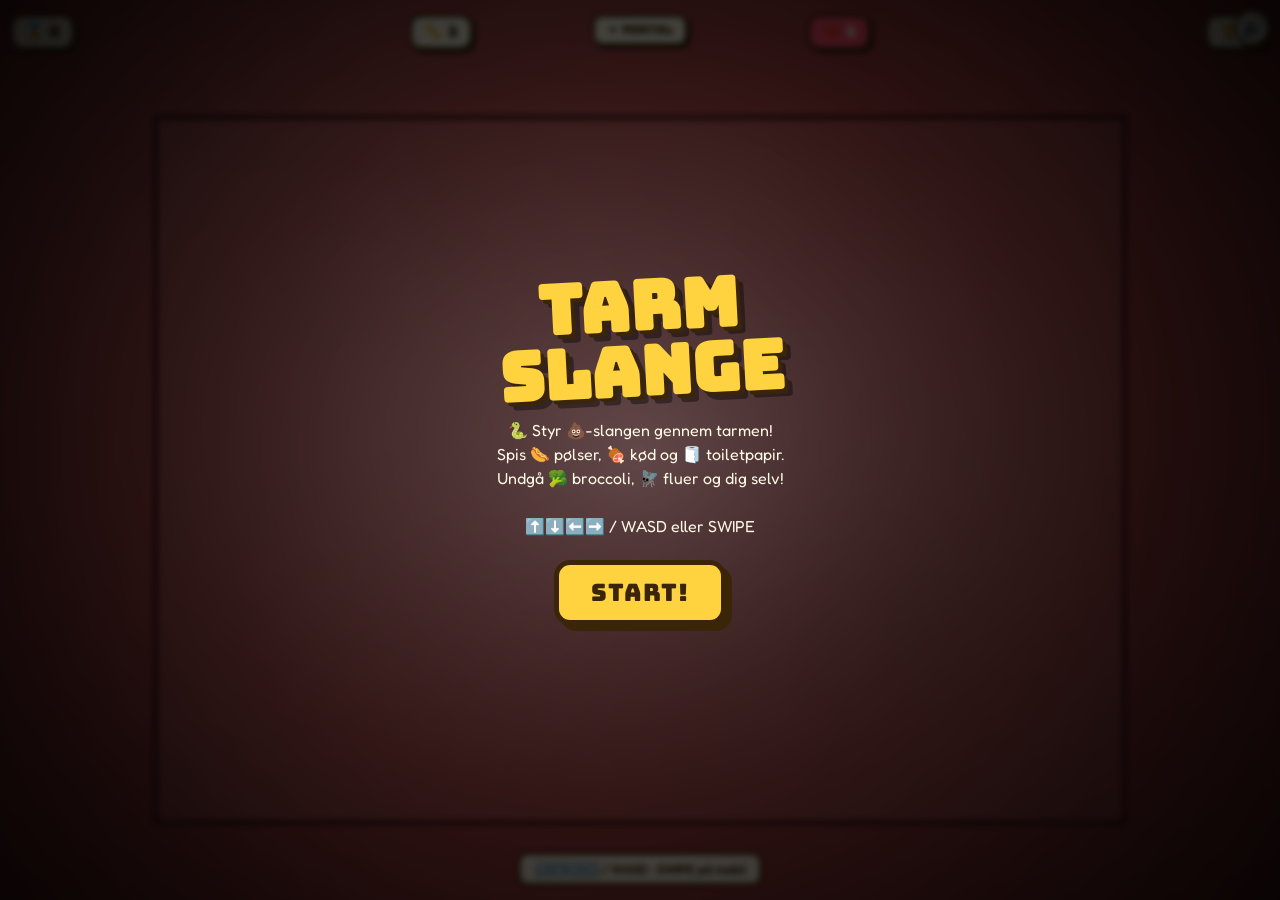
<file: tarm-slange.html>
<!DOCTYPE html>
<html lang="da">
<head>
<meta charset="UTF-8">
<meta name="viewport" content="width=device-width, initial-scale=1.0, user-scalable=no, viewport-fit=cover">
<title>Tarm-Slange</title>
<link href="https://fonts.googleapis.com/css2?family=Bungee&family=Fredoka:wght@500;600&display=swap" rel="stylesheet">
<link rel="stylesheet" href="lortespil.css">
<script src="lortespil.js" defer></script>
<style>
  @keyframes spin { from { transform: rotate(0) scale(0); } to { transform: rotate(540deg) scale(1); } }
  @keyframes gutPulse {
    0%, 100% { opacity: 1; }
    50% { opacity: 0.85; }
  }
  @keyframes flashWhite {
    0%, 100% { opacity: 0; }
    50% { opacity: 0.55; }
  }
  #game.shake { animation: snakeShake 0.22s ease-in-out; }
  @keyframes snakeShake {
    0%, 100% { transform: translate(0, 0); }
    25% { transform: translate(-5px, 3px); }
    50% { transform: translate(5px, -3px); }
    75% { transform: translate(-3px, -3px); }
  }
</style>
<style>
  * { margin: 0; padding: 0; box-sizing: border-box; user-select: none; -webkit-tap-highlight-color: transparent; }
  html, body { height: 100%; overflow: hidden; font-family: 'Fredoka', sans-serif; background: #2b0a0a; }
  body { touch-action: none; position: fixed; width: 100%; }
  #game {
    position: relative; width: 100vw; height: 100vh; overflow: hidden;
    background: radial-gradient(ellipse at center, #e8a4a8 0%, #b04444 55%, #6b2828 100%);
  }
  #game::before {
    content: ''; position: absolute; inset: 0;
    background: radial-gradient(circle at 30% 30%, rgba(255,255,255,0.10), transparent 50%),
                radial-gradient(circle at 70% 70%, rgba(0,0,0,0.20), transparent 50%);
    pointer-events: none;
    animation: gutPulse 3.4s ease-in-out infinite;
  }
  canvas { display: block; width: 100%; height: 100%; image-rendering: -webkit-optimize-contrast; position: relative; z-index: 1; }

  #flash {
    position: absolute; inset: 0; background: #fff;
    pointer-events: none; opacity: 0; z-index: 5;
  }
  #flash.on { animation: flashWhite 0.5s ease-in-out 2; }

  #hud {
    position: absolute;
    top: max(14px, env(safe-area-inset-top));
    left: 10px;
    right: 10px;
    display: flex;
    justify-content: space-between;
    z-index: 10;
    pointer-events: none;
    gap: 6px;
    flex-wrap: wrap;
  }
  .score-card {
    background: #fff9e6;
    border: 3px solid #3b2509;
    border-radius: 12px;
    padding: 5px 12px;
    font-family: 'Bungee', sans-serif;
    font-size: 15px;
    color: #3b2509;
    box-shadow: 3px 3px 0 #3b2509;
    display: flex;
    align-items: center;
    gap: 5px;
  }
  .back-btn {
    position: absolute;
    top: max(14px, env(safe-area-inset-top));
    left: 50%;
    transform: translateX(-50%);
    z-index: 11;
    background: #fff9e6;
    border: 3px solid #3b2509;
    border-radius: 10px;
    padding: 5px 12px;
    font-family: 'Bungee', sans-serif;
    font-size: 12px;
    color: #3b2509;
    text-decoration: none;
    box-shadow: 3px 3px 0 #3b2509;
    display: none;
  }
  body:not(.playing) .back-btn { display: block; }

  .overlay {
    position: absolute;
    inset: 0;
    background: radial-gradient(circle at center, rgba(0,0,0,0.55), rgba(0,0,0,0.9));
    display: flex;
    flex-direction: column;
    align-items: center;
    justify-content: center;
    z-index: 100;
    text-align: center;
    padding: 24px;
    backdrop-filter: blur(3px);
    -webkit-backdrop-filter: blur(3px);
  }
  .overlay h1 {
    font-family: 'Bungee', sans-serif;
    font-size: clamp(40px, 11vw, 68px);
    color: #ffd23f;
    text-shadow: 4px 4px 0 #3b2509, 8px 8px 0 rgba(0,0,0,0.4);
    margin-bottom: 14px;
    transform: rotate(-3deg);
    line-height: 0.95;
  }
  .overlay p {
    color: #fff9e6;
    font-size: 16px;
    margin-bottom: 22px;
    max-width: 400px;
    line-height: 1.5;
  }
  .btn {
    background: #ffd23f;
    border: 5px solid #3b2509;
    color: #3b2509;
    font-family: 'Bungee', sans-serif;
    font-size: 24px;
    padding: 12px 32px;
    border-radius: 16px;
    cursor: pointer;
    box-shadow: 6px 6px 0 #3b2509;
    transition: transform 0.08s, box-shadow 0.08s;
    letter-spacing: 1px;
  }
  .btn:active { transform: translate(4px, 4px); box-shadow: 2px 2px 0 #3b2509; }
  .hidden { display: none !important; }
  .new-best {
    display: inline-block;
    background: #ff4e6b;
    color: #fff9e6;
    font-family: 'Bungee', sans-serif;
    padding: 6px 14px;
    border-radius: 10px;
    border: 3px solid #3b2509;
    transform: rotate(-3deg);
    margin-bottom: 14px;
    font-size: 16px;
    box-shadow: 3px 3px 0 #3b2509;
  }
  .controls-hint {
    position: absolute;
    bottom: 14px;
    left: 50%;
    transform: translateX(-50%);
    background: rgba(255,249,230,0.92);
    border: 3px solid #3b2509;
    border-radius: 10px;
    padding: 6px 14px;
    font-size: 13px;
    color: #3b2509;
    font-weight: 600;
    z-index: 10;
    text-align: center;
    max-width: 92vw;
    transition: opacity 0.5s;
  }

  /* D-pad */
  #dpad {
    position: absolute;
    bottom: max(20px, env(safe-area-inset-bottom));
    left: 14px;
    z-index: 12;
    display: none;
    width: 150px;
    height: 150px;
    pointer-events: none;
  }
  body.playing #dpad { display: block; }
  #dpad button {
    position: absolute;
    width: 50px; height: 50px;
    background: rgba(255,249,230,0.85);
    border: 3px solid #3b2509;
    border-radius: 12px;
    font-family: 'Bungee', sans-serif;
    color: #3b2509;
    font-size: 20px;
    box-shadow: 2px 2px 0 #3b2509;
    pointer-events: auto;
    cursor: pointer;
    display: flex; align-items: center; justify-content: center;
  }
  #dpad button:active { transform: translate(2px, 2px); box-shadow: 0 0 0 #3b2509; }
  #dpad .up    { top: 0;   left: 50px; }
  #dpad .down  { top: 100px; left: 50px; }
  #dpad .left  { top: 50px; left: 0; }
  #dpad .right { top: 50px; left: 100px; }

  .lives-card { background: #ff4e6b; color: #fff9e6; border-color: #3b2509; }
  .ghost-card { background: #ffd23f; color: #3b2509; }

  @media (min-width: 700px) {
    #dpad { display: none !important; }
  }
</style>
</head>
<body>
<a href="index.html" class="back-btn">← Portal</a>
<div id="game">
  <canvas id="c"></canvas>
  <div id="flash"></div>
  <div id="hud">
    <div class="score-card">🏅 <span id="score">0</span></div>
    <div class="score-card">📏 <span id="length">3</span></div>
    <div class="score-card lives-card">❤️ <span id="lives">3</span></div>
    <div class="score-card">🏆 <span id="high">0</span></div>
    <div class="score-card ghost-card hidden" id="ghost-card">🧻 <span id="ghost-time">0.0</span>s</div>
  </div>
  <div class="controls-hint" id="hint">⬆️⬇️⬅️➡️ / WASD · SWIPE på mobil</div>

  <div id="dpad">
    <button class="up"    aria-label="Op"    data-dir="up">▲</button>
    <button class="down"  aria-label="Ned"   data-dir="down">▼</button>
    <button class="left"  aria-label="Venstre" data-dir="left">◀</button>
    <button class="right" aria-label="Højre" data-dir="right">▶</button>
  </div>

  <div id="start-overlay" class="overlay">
    <h1>TARM<br>SLANGE</h1>
    <p>🐍 Styr 💩-slangen gennem tarmen!<br>Spis 🌭 pølser, 🍖 kød og 🧻 toiletpapir.<br>Undgå 🥦 broccoli, 🪰 fluer og dig selv!<br><br>⬆️⬇️⬅️➡️ / WASD eller SWIPE</p>
    <button class="btn" id="start-btn">START!</button>
  </div>

  <div id="game-over-overlay" class="overlay hidden">
    <div style="font-size:80px;margin-bottom:6px;animation:spin 0.8s;" id="go-emoji">💀</div>
    <h1 id="go-title">SLUT!</h1>
    <p id="go-text">Du blev <b><span id="final-length">3</span> segmenter</b> lang<br>og scorede <b><span id="final">0</span> point</b><br>Spiste <b><span id="final-foods">0</span></b> stykker mad</p>
    <div id="new-best" class="new-best hidden">🎉 Ny rekord!</div>
    <button class="btn" id="restart-btn">PRØV IGEN</button>
  </div>
</div>
<script>
(function () {
  'use strict';

  const canvas = document.getElementById('c');
  const ctx = canvas.getContext('2d');
  let W = window.innerWidth, H = window.innerHeight;
  let DPR = Math.min(window.devicePixelRatio || 1, 2);

  const EMOJI_FONT = '"Apple Color Emoji","Segoe UI Emoji","Noto Color Emoji",sans-serif';

  // ---------- Grid ----------
  const COLS_BASE = 22, ROWS_BASE = 16;
  let TILE = 32;
  let gridW = 0, gridH = 0, gridX = 0, gridY = 0;

  function resize() {
    W = window.innerWidth; H = window.innerHeight;
    canvas.width = W * DPR; canvas.height = H * DPR;
    canvas.style.width = W + 'px'; canvas.style.height = H + 'px';
    ctx.setTransform(DPR, 0, 0, DPR, 0, 0);
    recomputeGrid();
  }

  function recomputeGrid() {
    const marginTop = 70;
    const marginBot = 30;
    const avH = Math.max(120, H - marginTop - marginBot);
    const avW = Math.max(120, W - 16);
    const tileByH = Math.floor(avH / ROWS_BASE);
    const tileByW = Math.floor(avW / COLS_BASE);
    TILE = Math.max(20, Math.min(tileByH, tileByW, 44));
    gridW = TILE * COLS_BASE;
    gridH = TILE * ROWS_BASE;
    gridX = Math.floor((W - gridW) / 2);
    gridY = Math.floor(marginTop + (avH - gridH) / 2);
    if (gridY < marginTop) gridY = marginTop;
  }
  resize();
  window.addEventListener('resize', resize);

  // ---------- State ----------
  // Play area shrinks: state.bounds = { left, right, top, bottom } in grid coords (inclusive)
  const state = {
    running: false,
    score: 0,
    highScore: 0,
    foodsEaten: 0,
    fliesHit: 0,
    lives: 3,
    invincibleUntil: 0,
    ghostUntil: 0,
    snake: [],         // [{col, row}], head at index 0
    dir: { dx: 1, dy: 0 },
    pendingDir: null,
    growth: 0,         // segments to grow on next ticks
    foods: [],         // [{ col, row, type }]
    flies: [],         // [{ col, row, dx, dy, t }]
    bounds: { left: 0, right: COLS_BASE - 1, top: 0, bottom: ROWS_BASE - 1 },
    lastTickAt: 0,
    tickInterval: 180, // ms, decreases over time
    nextNarrowAt: 50,  // score threshold for next shrink
    deathFlash: 0,
    pulseT: 0,
    prevSnake: []      // snapshot before tick (for tween)
  };

  // ---------- Persisted highscore ----------
  function loadHigh() {
    try {
      const v = parseInt(localStorage.getItem('snake_highscore') || '0', 10);
      if (!isNaN(v)) return v;
    } catch (e) {}
    return 0;
  }
  function saveHigh(v) {
    try { localStorage.setItem('snake_highscore', String(v)); } catch (e) {}
  }
  state.highScore = loadHigh();

  // ---------- DOM refs ----------
  const scoreEl = document.getElementById('score');
  const lengthEl = document.getElementById('length');
  const livesEl = document.getElementById('lives');
  const highEl = document.getElementById('high');
  const ghostCard = document.getElementById('ghost-card');
  const ghostTimeEl = document.getElementById('ghost-time');
  const finalEl = document.getElementById('final');
  const finalLengthEl = document.getElementById('final-length');
  const finalFoodsEl = document.getElementById('final-foods');
  const goEmoji = document.getElementById('go-emoji');
  const goTitle = document.getElementById('go-title');
  const startOverlay = document.getElementById('start-overlay');
  const gameOverOverlay = document.getElementById('game-over-overlay');
  const newBestEl = document.getElementById('new-best');
  const hint = document.getElementById('hint');
  const flashEl = document.getElementById('flash');
  const gameEl = document.getElementById('game');
  highEl.textContent = state.highScore;

  // ---------- Helpers ----------
  function cellCenter(col, row) {
    return { x: gridX + col * TILE + TILE / 2, y: gridY + row * TILE + TILE / 2 };
  }
  function inBounds(c, r) {
    return c >= state.bounds.left && c <= state.bounds.right &&
           r >= state.bounds.top  && r <= state.bounds.bottom;
  }
  function snakeOccupies(c, r, ignoreTail) {
    const lastIdx = state.snake.length - 1;
    for (let i = 0; i < state.snake.length; i++) {
      if (ignoreTail && i === lastIdx) continue;
      const s = state.snake[i];
      if (s.col === c && s.row === r) return true;
    }
    return false;
  }
  function foodAt(c, r) {
    for (const f of state.foods) if (f.col === c && f.row === r) return f;
    return null;
  }
  function flyAt(c, r) {
    for (const f of state.flies) {
      const fc = Math.round(f.col), fr = Math.round(f.row);
      if (fc === c && fr === r) return f;
    }
    return null;
  }
  function randInBounds() {
    const w = state.bounds.right - state.bounds.left + 1;
    const h = state.bounds.bottom - state.bounds.top + 1;
    return {
      col: state.bounds.left + Math.floor(Math.random() * w),
      row: state.bounds.top  + Math.floor(Math.random() * h)
    };
  }

  // Food types
  const FOOD_TYPES = {
    sausage:  { emoji: '🌭', score:  10, grow:  1, sfx: 'coin' },
    meat:     { emoji: '🍖', score:  30, grow:  2, sfx: 'collect' },
    broccoli: { emoji: '🥦', score: -20, grow: -1, sfx: 'fart' },
    paper:    { emoji: '🧻', score:   0, grow:  0, sfx: 'powerup', ghost: true }
  };

  function pickFoodType() {
    const r = Math.random();
    if (r < 0.08) return 'paper';
    if (r < 0.18) return 'broccoli';
    if (r < 0.33) return 'meat';
    return 'sausage';
  }

  function spawnFood(forceType) {
    // try to find a free spot
    for (let tries = 0; tries < 60; tries++) {
      const p = randInBounds();
      if (snakeOccupies(p.col, p.row)) continue;
      if (foodAt(p.col, p.row)) continue;
      if (flyAt(p.col, p.row)) continue;
      const type = forceType || pickFoodType();
      state.foods.push({ col: p.col, row: p.row, type });
      return;
    }
  }

  function ensureFoods() {
    // Keep 1-2 foods on screen
    const target = Math.random() < 0.55 ? 2 : 1;
    while (state.foods.length < target) spawnFood();
  }

  function spawnFlies() {
    // 2-3 flies drift slowly
    const count = 2 + (Math.random() < 0.5 ? 1 : 0);
    state.flies = [];
    for (let i = 0; i < count; i++) {
      const p = randInBounds();
      const ang = Math.random() * Math.PI * 2;
      state.flies.push({
        col: p.col + Math.random(),
        row: p.row + Math.random(),
        vx: Math.cos(ang) * 0.6,   // tiles/sec
        vy: Math.sin(ang) * 0.6,
        t: 0,
        wobble: Math.random() * 6.28
      });
    }
  }

  function updateFlies(dt) {
    for (const f of state.flies) {
      f.t += dt;
      f.wobble += dt * 4;
      // light wobble + drift, occasional turn
      if (Math.random() < dt * 0.4) {
        const ang = Math.random() * Math.PI * 2;
        f.vx = Math.cos(ang) * 0.6;
        f.vy = Math.sin(ang) * 0.6;
      }
      f.col += f.vx * dt + Math.sin(f.wobble) * 0.04 * dt;
      f.row += f.vy * dt + Math.cos(f.wobble * 0.8) * 0.04 * dt;
      // bounce off bounds
      const minC = state.bounds.left, maxC = state.bounds.right;
      const minR = state.bounds.top,  maxR = state.bounds.bottom;
      if (f.col < minC) { f.col = minC; f.vx = Math.abs(f.vx); }
      if (f.col > maxC) { f.col = maxC; f.vx = -Math.abs(f.vx); }
      if (f.row < minR) { f.row = minR; f.vy = Math.abs(f.vy); }
      if (f.row > maxR) { f.row = maxR; f.vy = -Math.abs(f.vy); }
    }
  }

  // ---------- Init / reset ----------
  function startGame() {
    state.running = true;
    state.score = 0;
    state.foodsEaten = 0;
    state.fliesHit = 0;
    state.lives = 3;
    state.invincibleUntil = 0;
    state.ghostUntil = 0;
    state.bounds = { left: 0, right: COLS_BASE - 1, top: 0, bottom: ROWS_BASE - 1 };
    state.tickInterval = 180;
    state.nextNarrowAt = 50;
    state.foods = [];
    state.dir = { dx: 1, dy: 0 };
    state.pendingDir = null;
    state.growth = 0;

    // Place snake horizontally near center
    const midR = Math.floor(ROWS_BASE / 2);
    const startC = Math.floor(COLS_BASE / 2) - 1;
    state.snake = [
      { col: startC,     row: midR },
      { col: startC - 1, row: midR },
      { col: startC - 2, row: midR }
    ];
    state.prevSnake = state.snake.map(s => ({ col: s.col, row: s.row }));
    state.lastTickAt = performance.now();

    spawnFlies();
    ensureFoods();

    scoreEl.textContent = '0';
    lengthEl.textContent = state.snake.length;
    livesEl.textContent = state.lives;
    ghostCard.classList.add('hidden');

    startOverlay.classList.add('hidden');
    gameOverOverlay.classList.add('hidden');
    newBestEl.classList.add('hidden');
    document.body.classList.add('playing');

    if (hint) {
      hint.style.opacity = 1;
      setTimeout(() => { hint.style.opacity = 0; }, 4000);
    }
  }

  // ---------- Input ----------
  function setDirection(dx, dy) {
    if (!state.running) return;
    // 180 reverse blocked: if it directly opposes current dir, ignore
    if (dx === -state.dir.dx && dy === -state.dir.dy) return;
    state.pendingDir = { dx, dy };
  }

  document.addEventListener('keydown', (e) => {
    const k = e.key;
    if (k === 'ArrowUp' || k === 'w' || k === 'W') { e.preventDefault(); setDirection(0, -1); }
    else if (k === 'ArrowDown' || k === 's' || k === 'S') { e.preventDefault(); setDirection(0, 1); }
    else if (k === 'ArrowLeft' || k === 'a' || k === 'A') { e.preventDefault(); setDirection(-1, 0); }
    else if (k === 'ArrowRight' || k === 'd' || k === 'D') { e.preventDefault(); setDirection(1, 0); }
    else if (k === ' ' || k === 'Enter') {
      if (!state.running) {
        if (!gameOverOverlay.classList.contains('hidden')) startGame();
        else if (!startOverlay.classList.contains('hidden')) startGame();
      }
    }
  });

  // Touch swipes on the canvas
  let tStart = null;
  canvas.addEventListener('touchstart', (e) => {
    e.preventDefault();
    const t = e.touches[0];
    tStart = { x: t.clientX, y: t.clientY, time: performance.now() };
  }, { passive: false });
  canvas.addEventListener('touchmove', (e) => { e.preventDefault(); }, { passive: false });
  canvas.addEventListener('touchend', (e) => {
    if (!tStart) return;
    const ch = e.changedTouches[0];
    const dx = ch.clientX - tStart.x;
    const dy = ch.clientY - tStart.y;
    const dist = Math.sqrt(dx * dx + dy * dy);
    tStart = null;
    if (dist > 22) {
      if (Math.abs(dx) > Math.abs(dy)) setDirection(dx > 0 ? 1 : -1, 0);
      else setDirection(0, dy > 0 ? 1 : -1);
    }
  });

  // D-pad
  const dpadButtons = document.querySelectorAll('#dpad button');
  dpadButtons.forEach(btn => {
    const fire = (e) => {
      e.preventDefault();
      const d = btn.getAttribute('data-dir');
      if (d === 'up')    setDirection(0, -1);
      if (d === 'down')  setDirection(0, 1);
      if (d === 'left')  setDirection(-1, 0);
      if (d === 'right') setDirection(1, 0);
    };
    btn.addEventListener('touchstart', fire, { passive: false });
    btn.addEventListener('mousedown', fire);
  });

  // ---------- Tick: snake step ----------
  function tick() {
    if (!state.running) return;

    // Snapshot before move (used as tween source)
    state.prevSnake = state.snake.map(s => ({ col: s.col, row: s.row }));

    // Apply pending direction
    if (state.pendingDir) {
      // ensure it's not directly opposite (already filtered, but recheck)
      if (!(state.pendingDir.dx === -state.dir.dx && state.pendingDir.dy === -state.dir.dy)) {
        state.dir = state.pendingDir;
      }
      state.pendingDir = null;
    }

    const head = state.snake[0];
    const newHead = { col: head.col + state.dir.dx, row: head.row + state.dir.dy };
    const ghost = performance.now() < state.ghostUntil;
    const invincible = performance.now() < state.invincibleUntil;

    // Wall check
    if (!inBounds(newHead.col, newHead.row)) {
      if (!invincible) return loseLife('wall');
      // bounce: reverse direction
      state.dir = { dx: -state.dir.dx, dy: -state.dir.dy };
      return;
    }

    // Self-collision check (ignore tail since it'll move out unless we're growing)
    // If ghost mode active, skip self-collision check
    if (!ghost && !invincible) {
      // when growth>=0 we keep tail; when shrinking growth<0, tail will move twice (still safe)
      const ignoreTail = state.growth === 0;
      if (snakeOccupies(newHead.col, newHead.row, ignoreTail)) {
        return loseLife('self');
      }
    }

    // Move snake: add new head
    state.snake.unshift(newHead);

    // Eat food?
    const f = foodAt(newHead.col, newHead.row);
    if (f) {
      const def = FOOD_TYPES[f.type];
      state.foodsEaten += 1;
      state.score = Math.max(0, state.score + def.score);
      scoreEl.textContent = state.score;
      if (window.LS && LS.sfx && def.sfx) LS.sfx.play(def.sfx);
      if (def.ghost) {
        state.ghostUntil = performance.now() + 3000;
      }
      state.growth += def.grow;
      // remove this food
      state.foods = state.foods.filter(x => x !== f);
      ensureFoods();
      // check narrowing
      while (state.score >= state.nextNarrowAt) {
        narrowTarm();
        state.nextNarrowAt += 50;
      }
      // speed up: tick interval gradually approaches 80ms
      // Curve: every 30 score points reduce by 8ms (clamped to 80)
      state.tickInterval = Math.max(80, 180 - Math.floor(state.score / 30) * 8);
    }

    // Apply growth/shrink
    if (state.growth > 0) {
      state.growth -= 1; // keep tail
    } else if (state.growth < 0) {
      // remove an extra tail segment if snake long enough
      state.snake.pop();
      if (state.snake.length > 2) state.snake.pop();
      state.growth += 1;
    } else {
      state.snake.pop();
    }

    lengthEl.textContent = state.snake.length;

    // Fly collision (round positions)
    if (!ghost && !invincible) {
      const fly = flyAt(newHead.col, newHead.row);
      if (fly) {
        // remove that fly
        state.flies = state.flies.filter(x => x !== fly);
        return loseLife('fly');
      }
    }
  }

  function narrowTarm() {
    const b = state.bounds;
    const w = b.right - b.left + 1;
    const h = b.bottom - b.top + 1;
    if (w <= 8 || h <= 6) return;
    b.left += 1;
    b.right -= 1;
    b.top += 1;
    b.bottom -= 1;
    // any food now out of bounds? respawn it
    state.foods = state.foods.filter(f => inBounds(f.col, f.row));
    ensureFoods();
    // clamp flies
    for (const f of state.flies) {
      if (f.col < b.left) f.col = b.left;
      if (f.col > b.right) f.col = b.right;
      if (f.row < b.top) f.row = b.top;
      if (f.row > b.bottom) f.row = b.bottom;
    }
    if (window.LS && LS.sfx) LS.sfx.play('zap');
  }

  function loseLife(cause) {
    state.lives -= 1;
    livesEl.textContent = Math.max(0, state.lives);
    if (window.LS && LS.sfx) LS.sfx.play('splat');
    // shake
    if (gameEl) {
      gameEl.classList.remove('shake');
      void gameEl.offsetWidth;
      gameEl.classList.add('shake');
      setTimeout(() => gameEl.classList.remove('shake'), 240);
    }
    // Flash
    flashEl.classList.remove('on');
    void flashEl.offsetWidth;
    flashEl.classList.add('on');
    setTimeout(() => flashEl.classList.remove('on'), 1000);

    if (state.lives <= 0) {
      gameOver(cause);
      return;
    }
    state.invincibleUntil = performance.now() + 1000;
    // Reset to safe spot if cause was wall/self: place snake away from danger
    if (cause === 'wall' || cause === 'self') {
      // shrink snake by 1 and back off
      // try to recover: head goes back into bounds, dir reversed
      state.dir = { dx: -state.dir.dx, dy: -state.dir.dy };
      // pop the new head if it's out of bounds
      const h0 = state.snake[0];
      if (!inBounds(h0.col, h0.row)) state.snake.shift();
      // also ensure no head-on-tail
    }
  }

  function gameOver(cause) {
    state.running = false;
    if (window.LS && LS.sfx) LS.sfx.play('gameover');

    finalEl.textContent = state.score;
    finalLengthEl.textContent = state.snake.length;
    finalFoodsEl.textContent = state.foodsEaten;

    goEmoji.textContent = cause === 'fly' ? '🪰' : (cause === 'self' ? '🐍' : '💥');
    goTitle.textContent = cause === 'fly' ? 'FLUE-RAMT!' : (cause === 'self' ? 'SELV-BID!' : 'BUM!');

    let isNew = false;
    let result = null;
    try {
      if (window.LS && LS.reportGameEnd) {
        result = LS.reportGameEnd({
          gameKey: 'snake',
          score: state.score,
          extra: { length: state.snake.length, foodsEaten: state.foodsEaten, flies: state.fliesHit }
        });
      }
    } catch (e) { result = null; }

    // Always update fallback localStorage (LS.HIGH_KEYS may not include snake)
    if (state.score > state.highScore) {
      state.highScore = state.score;
      saveHigh(state.highScore);
      highEl.textContent = state.highScore;
      isNew = state.score > 0;
    }
    if (result) {
      if (result.isNewHigh) isNew = true;
      if (result.dailyCompleted && LS.toast) {
        LS.toast('🎉 DAGENS LORT FULDFØRT! +' + (result.dailyBonus || 0) + ' 🪙', { duration: 2800 });
      }
    }

    document.body.classList.remove('playing');
    setTimeout(() => {
      if (isNew) newBestEl.classList.remove('hidden');
      gameOverOverlay.classList.remove('hidden');
    }, 700);
  }

  // ---------- Render ----------
  function roundRect(c, x, y, w, h, r) {
    if (r > w/2) r = w/2; if (r > h/2) r = h/2;
    c.beginPath();
    c.moveTo(x + r, y);
    c.arcTo(x + w, y, x + w, y + h, r);
    c.arcTo(x + w, y + h, x, y + h, r);
    c.arcTo(x, y + h, x, y, r);
    c.arcTo(x, y, x + w, y, r);
    c.closePath();
  }

  function drawGutWalls() {
    // Outer dark frame around full grid
    ctx.save();
    // The encroaching tarm tissue: draw fill from grid edges into bounds
    const b = state.bounds;
    const fullX = gridX, fullY = gridY;
    const innerX = gridX + b.left * TILE;
    const innerY = gridY + b.top * TILE;
    const innerW = (b.right - b.left + 1) * TILE;
    const innerH = (b.bottom - b.top + 1) * TILE;

    // Tarm tissue color
    ctx.fillStyle = '#5a2020';
    // Top strip
    if (b.top > 0) ctx.fillRect(fullX, fullY, gridW, b.top * TILE);
    // Bottom strip
    if (b.bottom < ROWS_BASE - 1) {
      const yStart = fullY + (b.bottom + 1) * TILE;
      ctx.fillRect(fullX, yStart, gridW, (ROWS_BASE - 1 - b.bottom) * TILE);
    }
    // Left strip
    if (b.left > 0) ctx.fillRect(fullX, fullY + b.top * TILE, b.left * TILE, innerH);
    // Right strip
    if (b.right < COLS_BASE - 1) {
      const xStart = fullX + (b.right + 1) * TILE;
      ctx.fillRect(xStart, fullY + b.top * TILE, (COLS_BASE - 1 - b.right) * TILE, innerH);
    }

    // Wall texture: slimy darker dots
    ctx.fillStyle = 'rgba(20,5,5,0.35)';
    const drawDots = (x, y, w, h) => {
      const stepX = TILE, stepY = TILE;
      for (let yy = y; yy < y + h; yy += stepY) {
        for (let xx = x; xx < x + w; xx += stepX) {
          const ox = (Math.sin(xx * 0.13 + yy * 0.07) + 1) * TILE * 0.18;
          const oy = (Math.cos(xx * 0.09 + yy * 0.11) + 1) * TILE * 0.18;
          ctx.beginPath();
          ctx.arc(xx + ox, yy + oy, Math.max(2, TILE * 0.07), 0, Math.PI * 2);
          ctx.fill();
        }
      }
    };
    if (b.top > 0)        drawDots(fullX, fullY, gridW, b.top * TILE);
    if (b.bottom < ROWS_BASE - 1) {
      const yStart = fullY + (b.bottom + 1) * TILE;
      drawDots(fullX, yStart, gridW, (ROWS_BASE - 1 - b.bottom) * TILE);
    }
    if (b.left > 0)       drawDots(fullX, fullY + b.top * TILE, b.left * TILE, innerH);
    if (b.right < COLS_BASE - 1) {
      const xStart = fullX + (b.right + 1) * TILE;
      drawDots(xStart, fullY + b.top * TILE, (COLS_BASE - 1 - b.right) * TILE, innerH);
    }

    // Inner playable area: subtle pink glow + faint grid
    ctx.fillStyle = 'rgba(255,200,200,0.10)';
    ctx.fillRect(innerX, innerY, innerW, innerH);

    // Inner border accent
    ctx.strokeStyle = 'rgba(40,8,8,0.55)';
    ctx.lineWidth = 3;
    roundRect(ctx, innerX - 1, innerY - 1, innerW + 2, innerH + 2, 8);
    ctx.stroke();

    // Outer border
    ctx.strokeStyle = '#3b1010';
    ctx.lineWidth = 4;
    ctx.strokeRect(fullX - 0.5, fullY - 0.5, gridW + 1, gridH + 1);

    ctx.restore();
  }

  function lerp(a, b, t) { return a + (b - a) * t; }

  function getTweenPos(idx, t) {
    // Interpolate between prevSnake[idx] (or end if longer) and snake[idx]
    const cur = state.snake[idx];
    let prev;
    if (idx < state.prevSnake.length) {
      prev = state.prevSnake[idx];
    } else {
      // new segment from growth: tween from the last prev tail
      prev = state.prevSnake[state.prevSnake.length - 1] || cur;
    }
    return {
      col: lerp(prev.col, cur.col, t),
      row: lerp(prev.row, cur.row, t)
    };
  }

  function drawSnake(now) {
    if (state.snake.length === 0) return;
    const sinceTick = now - state.lastTickAt;
    const t = Math.max(0, Math.min(1, sinceTick / state.tickInterval));
    const ghost = now < state.ghostUntil;
    const invincible = now < state.invincibleUntil;
    const blink = invincible && (Math.floor(now / 80) % 2 === 0);

    // Draw body from tail forwards (so head sits on top)
    for (let i = state.snake.length - 1; i >= 0; i--) {
      const p = getTweenPos(i, t);
      const c = cellCenter(p.col, p.row);
      const isHead = i === 0;
      const size = TILE * (isHead ? 0.95 : 0.78);
      ctx.save();
      ctx.font = Math.floor(size) + 'px ' + EMOJI_FONT;
      ctx.textAlign = 'center';
      ctx.textBaseline = 'middle';

      if (blink) ctx.globalAlpha = 0.5;

      if (isHead && ghost) {
        ctx.shadowColor = 'rgba(255, 220, 80, 0.95)';
        ctx.shadowBlur = 18;
        // gold ring behind head
        ctx.fillStyle = 'rgba(255, 220, 80, 0.35)';
        ctx.beginPath();
        ctx.arc(c.x, c.y, TILE * 0.55, 0, Math.PI * 2);
        ctx.fill();
        ctx.shadowBlur = 26;
      } else {
        ctx.shadowColor = 'rgba(0,0,0,0.45)';
        ctx.shadowBlur = 4;
        ctx.shadowOffsetY = 2;
      }

      ctx.fillText('💩', c.x, c.y);
      ctx.restore();
    }
  }

  function drawFoods() {
    for (const f of state.foods) {
      const c = cellCenter(f.col, f.row);
      const def = FOOD_TYPES[f.type];
      ctx.save();
      ctx.font = Math.floor(TILE * 0.78) + 'px ' + EMOJI_FONT;
      ctx.textAlign = 'center';
      ctx.textBaseline = 'middle';
      ctx.shadowColor = 'rgba(0,0,0,0.45)';
      ctx.shadowBlur = 4;
      ctx.shadowOffsetY = 2;
      // gentle bob
      const bob = Math.sin(performance.now() / 280 + f.col * 0.5) * TILE * 0.05;
      ctx.fillText(def.emoji, c.x, c.y + bob);
      ctx.restore();
    }
  }

  function drawFlies() {
    for (const f of state.flies) {
      const c = cellCenter(f.col, f.row);
      ctx.save();
      ctx.font = Math.floor(TILE * 0.7) + 'px ' + EMOJI_FONT;
      ctx.textAlign = 'center';
      ctx.textBaseline = 'middle';
      ctx.shadowColor = 'rgba(0,0,0,0.5)';
      ctx.shadowBlur = 4;
      ctx.shadowOffsetY = 2;
      // jitter
      const jx = Math.sin(performance.now() / 50 + f.wobble) * 1.5;
      const jy = Math.cos(performance.now() / 60 + f.wobble) * 1.5;
      ctx.fillText('🪰', c.x + jx, c.y + jy);
      ctx.restore();
    }
  }

  function drawGhostHud(now) {
    if (now < state.ghostUntil) {
      ghostCard.classList.remove('hidden');
      const remain = (state.ghostUntil - now) / 1000;
      ghostTimeEl.textContent = remain.toFixed(1);
    } else {
      ghostCard.classList.add('hidden');
    }
  }

  // ---------- Main loop ----------
  let raf = 0;
  function loop(ts) {
    raf = requestAnimationFrame(loop);
    const now = performance.now();

    // Tick the snake at intervals
    if (state.running) {
      const elapsed = now - state.lastTickAt;
      if (elapsed >= state.tickInterval) {
        // run one tick (could be multiple if very behind, but cap)
        state.lastTickAt = now;
        tick();
      }
      // Update flies in real time using a small dt
      const dt = Math.min(0.1, (now - (loop._last || now)) / 1000);
      updateFlies(dt);
      loop._last = now;
    } else {
      loop._last = now;
    }

    // Render
    ctx.clearRect(0, 0, W, H);
    drawGutWalls();
    drawFoods();
    drawFlies();
    drawSnake(now);
    drawGhostHud(now);
  }
  raf = requestAnimationFrame(loop);

  // ---------- UI buttons ----------
  document.getElementById('start-btn').addEventListener('click', () => {
    if (window.LS && LS.sfx) LS.sfx.play('click');
    startGame();
  });
  document.getElementById('restart-btn').addEventListener('click', () => {
    if (window.LS && LS.sfx) LS.sfx.play('click');
    startGame();
  });

  // Mount mute button if LS available
  document.addEventListener('DOMContentLoaded', () => {
    if (window.LS && LS.mountMuteButton) {
      try { LS.mountMuteButton(); } catch (e) {}
    }
  });
  // In case DOMContentLoaded already fired (script is at end of body, defer on lortespil.js)
  if (window.LS && LS.mountMuteButton) {
    try { LS.mountMuteButton(); } catch (e) {}
  }

})();
</script>
</body>
</html>
</file>
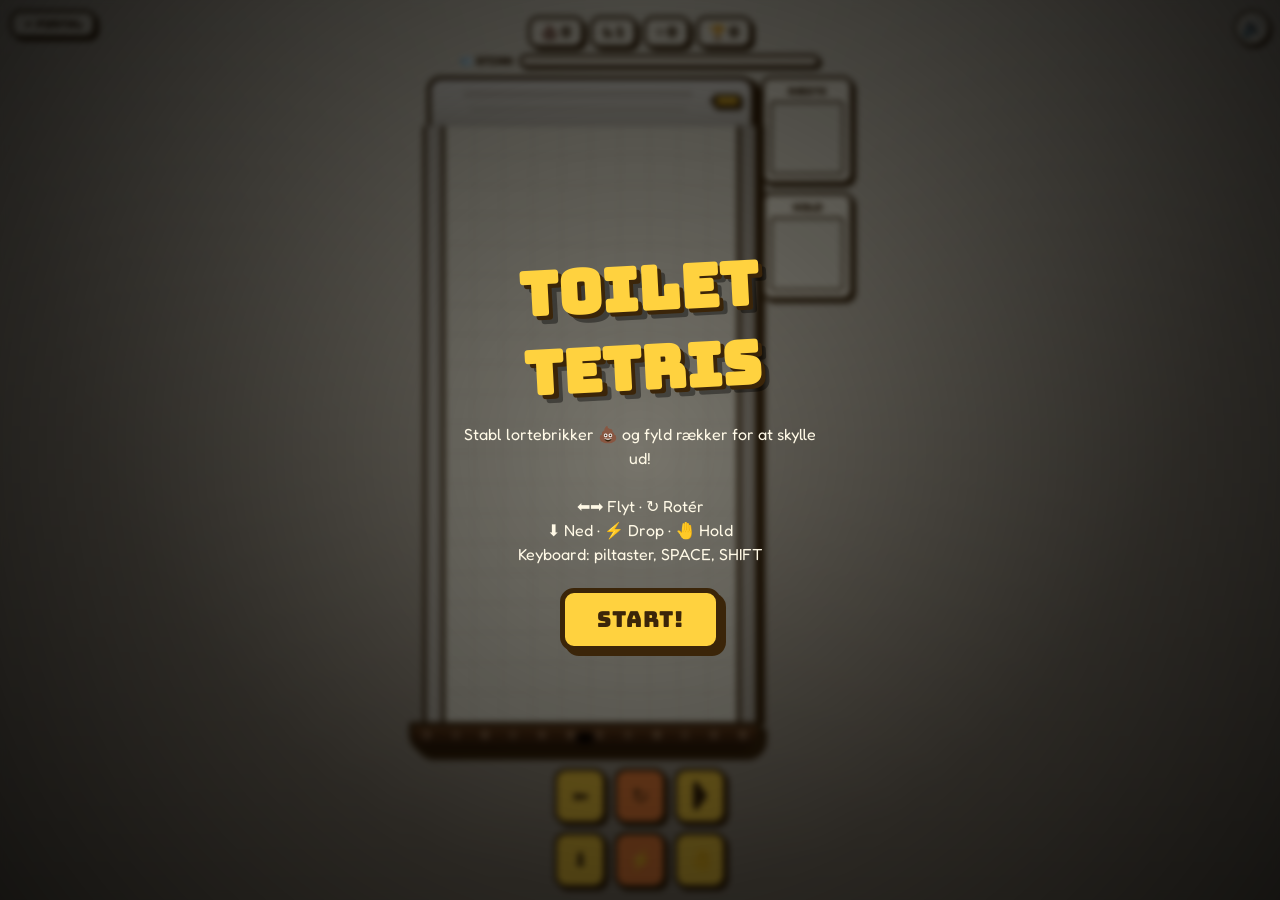
<file: toilet-tetris.html>
<!DOCTYPE html>
<html lang="da">
<head>
<meta charset="UTF-8">
<meta name="viewport" content="width=device-width, initial-scale=1.0, user-scalable=no, viewport-fit=cover">
<title>Toilet-Tetris</title>
<link href="https://fonts.googleapis.com/css2?family=Bungee&family=Fredoka:wght@500;600&display=swap" rel="stylesheet">
<link rel="stylesheet" href="lortespil.css">
<script src="lortespil.js" defer></script>
<style>
  * { margin: 0; padding: 0; box-sizing: border-box; user-select: none; -webkit-tap-highlight-color: transparent; }
  html, body { height: 100%; overflow: hidden; font-family: 'Fredoka', sans-serif; }
  body {
    background:
      radial-gradient(ellipse at top, #f0ebd8 0%, transparent 70%),
      linear-gradient(180deg, #c8c0b0 0%, #8a8070 100%);
    touch-action: none;
    position: fixed;
    width: 100%;
    display: flex;
    align-items: center;
    justify-content: center;
    padding: 8px;
  }
  #game-wrapper {
    position: relative;
    display: flex;
    flex-direction: column;
    align-items: center;
    height: 100%;
    max-height: 100vh;
    gap: 6px;
    padding-top: max(8px, env(safe-area-inset-top));
  }
  #hud {
    display: flex;
    gap: 6px;
    flex-wrap: wrap;
    justify-content: center;
  }
  .card {
    background: #fff9e6;
    border: 3px solid #3b2509;
    border-radius: 10px;
    padding: 4px 10px;
    font-family: 'Bungee', sans-serif;
    font-size: 14px;
    color: #3b2509;
    box-shadow: 3px 3px 0 #3b2509;
  }
  .back-btn {
    position: fixed;
    top: max(10px, env(safe-area-inset-top));
    left: 10px;
    z-index: 50;
    background: #fff9e6;
    border: 3px solid #3b2509;
    border-radius: 10px;
    padding: 4px 10px;
    font-family: 'Bungee', sans-serif;
    font-size: 11px;
    color: #3b2509;
    text-decoration: none;
    box-shadow: 3px 3px 0 #3b2509;
  }
  .board-row {
    display: flex;
    gap: 6px;
    align-items: flex-start;
  }
  #board {
    border: 4px solid #3b2509;
    background: #f0ebd8;
    box-shadow: 6px 6px 0 #3b2509, inset 0 0 20px rgba(0,0,0,0.1);
    border-radius: 6px;
  }
  .side-panel {
    display: flex;
    flex-direction: column;
    gap: 8px;
  }
  .next-box {
    background: #fff9e6;
    border: 3px solid #3b2509;
    border-radius: 10px;
    box-shadow: 3px 3px 0 #3b2509;
    padding: 6px;
    text-align: center;
  }
  .next-box .label {
    font-family: 'Bungee', sans-serif;
    font-size: 10px;
    color: #3b2509;
    margin-bottom: 3px;
  }
  .next-box canvas {
    display: block;
    background: #f0ebd8;
    border: 2px solid #3b2509;
    border-radius: 4px;
  }
  #controls {
    display: grid;
    grid-template-columns: 1fr 1fr 1fr;
    gap: 8px;
    margin-top: 8px;
  }
  .ctrl {
    background: #ffd23f;
    border: 3px solid #3b2509;
    border-radius: 12px;
    font-family: 'Bungee', sans-serif;
    font-size: 20px;
    padding: 12px 10px;
    color: #3b2509;
    box-shadow: 3px 3px 0 #3b2509;
    cursor: pointer;
    transition: transform 0.08s, box-shadow 0.08s;
    min-width: 52px;
  }
  .ctrl:active { transform: translate(2px,2px); box-shadow: 1px 1px 0 #3b2509; }
  .ctrl.big { background: #ff8a3d; }
  .overlay {
    position: fixed;
    inset: 0;
    background: radial-gradient(circle at center, rgba(0,0,0,0.5), rgba(0,0,0,0.85));
    display: flex;
    flex-direction: column;
    align-items: center;
    justify-content: center;
    z-index: 100;
    text-align: center;
    padding: 24px;
    backdrop-filter: blur(3px);
    -webkit-backdrop-filter: blur(3px);
  }
  .overlay h1 {
    font-family: 'Bungee', sans-serif;
    font-size: clamp(40px, 11vw, 60px);
    color: #ffd23f;
    text-shadow: 4px 4px 0 #3b2509, 8px 8px 0 rgba(0,0,0,0.4);
    margin-bottom: 14px;
    transform: rotate(-3deg);
  }
  .overlay p {
    color: #fff9e6;
    font-size: 16px;
    margin-bottom: 22px;
    max-width: 360px;
    line-height: 1.5;
  }
  .btn {
    background: #ffd23f;
    border: 5px solid #3b2509;
    color: #3b2509;
    font-family: 'Bungee', sans-serif;
    font-size: 22px;
    padding: 12px 32px;
    border-radius: 14px;
    cursor: pointer;
    box-shadow: 5px 5px 0 #3b2509;
    transition: transform 0.08s, box-shadow 0.08s;
    letter-spacing: 1px;
  }
  .btn:active { transform: translate(3px, 3px); box-shadow: 2px 2px 0 #3b2509; }
  .hidden { display: none !important; }
  .new-best {
    display: inline-block;
    background: #ff4e6b;
    color: #fff9e6;
    font-family: 'Bungee', sans-serif;
    padding: 5px 12px;
    border-radius: 10px;
    border: 3px solid #3b2509;
    transform: rotate(-3deg);
    margin-bottom: 14px;
    font-size: 15px;
    box-shadow: 3px 3px 0 #3b2509;
  }
  .line-flash { animation: flash 0.4s; }
  @keyframes flash {
    0%, 100% { filter: none; }
    50% { filter: brightness(2.5) saturate(0); }
  }

  /* Stink meter */
  #stink-wrap {
    width: 100%;
    max-width: 360px;
    display: flex;
    align-items: center;
    gap: 6px;
    font-family: 'Bungee', sans-serif;
    font-size: 11px;
    color: #3b2509;
    margin-bottom: 2px;
  }
  #stink-bar-outer {
    flex: 1;
    height: 14px;
    background: #efe6d2;
    border: 3px solid #3b2509;
    border-radius: 8px;
    box-shadow: 2px 2px 0 #3b2509;
    overflow: hidden;
    position: relative;
  }
  #stink-bar {
    height: 100%;
    width: 0%;
    background: linear-gradient(90deg, #a8e06a 0%, #4e8f2a 70%, #2f5f1a 100%);
    transition: width 0.25s ease, background 0.4s, filter 0.3s;
    border-radius: 4px;
  }
  #stink-bar.danger {
    background: linear-gradient(90deg, #ff9a6a 0%, #e04030 60%, #8a1a10 100%);
    animation: stinkShake 0.25s infinite;
    filter: drop-shadow(0 0 6px rgba(224,64,48,0.6));
  }
  @keyframes stinkShake {
    0%,100% { transform: translateX(0); }
    25% { transform: translateX(-1px); }
    75% { transform: translateX(1px); }
  }

  /* Flush wipe */
  .flush-wrap {
    position: absolute;
    inset: 0;
    pointer-events: none;
    overflow: hidden;
    border-radius: 6px;
  }
  .flush-wipe {
    position: absolute;
    left: 0;
    top: 0;
    width: 100%;
    height: 100%;
    background: linear-gradient(180deg, #7dc6ff 0%, #4a9fd6 100%);
    opacity: 0.7;
    transform: translateY(-100%);
    animation: flushWipe 0.4s cubic-bezier(.55,.05,.6,1.05) forwards;
  }
  @keyframes flushWipe {
    0%   { transform: translateY(-100%); }
    100% { transform: translateY(100%);  }
  }

  /* Board container for relative positioning */
  #board-holder { position: relative; display: inline-block; }

  /* Mega-flush screen shake */
  .shaking { animation: shakey 0.3s; }
  @keyframes shakey {
    0%,100% { transform: translate(0,0); }
    15% { transform: translate(-4px, -2px) rotate(-0.4deg); }
    30% { transform: translate(4px, 2px) rotate(0.4deg); }
    45% { transform: translate(-3px, 2px); }
    60% { transform: translate(3px, -2px); }
    75% { transform: translate(-2px, 0); }
    90% { transform: translate(2px, 0); }
  }

  /* Wave particles */
  .wave-particle {
    position: absolute;
    font-size: 24px;
    pointer-events: none;
    animation: waveFall 1.2s linear forwards;
    z-index: 5;
  }
  @keyframes waveFall {
    0%   { transform: translateY(-20px) rotate(0deg); opacity: 1; }
    100% { transform: translateY(420px) rotate(360deg); opacity: 0; }
  }

  /* TETRIS-FLUSH big text */
  .tetris-text {
    position: absolute;
    left: 50%;
    top: 50%;
    transform: translate(-50%, -50%) rotate(-4deg);
    font-family: 'Bungee', sans-serif;
    font-size: clamp(28px, 7vw, 44px);
    color: #ffd23f;
    text-shadow: 3px 3px 0 #3b2509, 6px 6px 0 rgba(0,0,0,0.35);
    z-index: 6;
    pointer-events: none;
    animation: tetrisPop 1s ease forwards;
  }
  @keyframes tetrisPop {
    0%   { transform: translate(-50%,-50%) rotate(-4deg) scale(0.3); opacity: 0; }
    20%  { transform: translate(-50%,-50%) rotate(-4deg) scale(1.15); opacity: 1; }
    80%  { transform: translate(-50%,-50%) rotate(-4deg) scale(1); opacity: 1; }
    100% { transform: translate(-50%,-50%) rotate(-4deg) scale(1.05); opacity: 0; }
  }

  /* mid-game coin toast */
  .coin-pop {
    position: absolute;
    left: 50%;
    top: 30%;
    transform: translate(-50%, 0);
    font-family: 'Bungee', sans-serif;
    font-size: 24px;
    color: #ffd23f;
    text-shadow: 2px 2px 0 #3b2509;
    pointer-events: none;
    z-index: 7;
    animation: coinRise 1.1s ease-out forwards;
  }
  @keyframes coinRise {
    0%   { transform: translate(-50%, 10px); opacity: 0; }
    20%  { opacity: 1; }
    100% { transform: translate(-50%, -50px); opacity: 0; }
  }

  /* --- Toilet bowl framing --- */
  #toilet-frame {
    position: relative;
    display: inline-flex;
    flex-direction: column;
    align-items: center;
    padding: 0;
  }
  .cistern {
    position: relative;
    width: 100%;
    height: 54px;
    background: linear-gradient(180deg, #f2eee4 0%, #e0dcd0 55%, #c8c2b4 100%);
    border: 4px solid #3b2509;
    border-bottom: none;
    border-radius: 14px 14px 6px 6px;
    box-shadow: 6px 3px 0 #3b2509, inset 0 4px 0 rgba(255,255,255,0.5), inset 0 -6px 0 rgba(0,0,0,0.08);
    margin-bottom: -4px;
    overflow: hidden;
  }
  .cistern::before {
    content: '';
    position: absolute;
    left: 10%;
    right: 18%;
    top: 10px;
    height: 8px;
    background: #3b2509;
    opacity: 0.12;
    border-radius: 4px;
  }
  .cistern::after {
    content: '';
    position: absolute;
    left: 12%;
    right: 20%;
    top: 26px;
    height: 6px;
    background: #3b2509;
    opacity: 0.08;
    border-radius: 3px;
  }
  .flush-handle {
    position: absolute;
    right: 10px;
    top: 14px;
    width: 28px;
    height: 14px;
    background: linear-gradient(180deg, #ffd23f 0%, #d49d18 100%);
    border: 3px solid #3b2509;
    border-radius: 4px;
    box-shadow: 2px 2px 0 #3b2509;
    z-index: 2;
  }
  .flush-handle::before {
    content: '';
    position: absolute;
    left: -6px;
    top: 2px;
    width: 8px;
    height: 4px;
    background: #3b2509;
    border-radius: 2px;
  }
  .bowl-wrap {
    position: relative;
    display: inline-block;
    padding: 0 14px;
    background:
      linear-gradient(90deg, #e0dcd0 0%, #f2eee4 20%, #f2eee4 80%, #c8c2b4 100%);
    border-left: 4px solid #3b2509;
    border-right: 4px solid #3b2509;
    box-shadow: 6px 0 0 #3b2509;
  }
  .bowl-wrap::before,
  .bowl-wrap::after {
    content: '';
    position: absolute;
    top: 0;
    bottom: 0;
    width: 14px;
    pointer-events: none;
  }
  .bowl-wrap::before {
    left: 4px;
    background: linear-gradient(90deg, rgba(59,37,9,0.25), transparent);
  }
  .bowl-wrap::after {
    right: 4px;
    background: linear-gradient(90deg, transparent, rgba(59,37,9,0.25));
  }
  #board {
    display: block;
    border: 4px solid #3b2509;
    border-top: none;
    background: #f0ebd8;
    box-shadow: inset 0 0 22px rgba(0,0,0,0.18);
    border-radius: 0 0 4px 4px;
  }
  .water-strip {
    position: relative;
    width: calc(100% + 24px);
    margin-left: -12px;
    margin-top: -4px;
    height: 32px;
    background:
      linear-gradient(180deg, #6a3e18 0%, #4a2a10 50%, #2a1808 100%);
    border: 4px solid #3b2509;
    border-radius: 4px 4px 20px 20px;
    box-shadow: 6px 6px 0 #3b2509, inset 0 3px 0 rgba(255,255,255,0.08);
    overflow: hidden;
  }
  .waves {
    position: absolute;
    left: 0;
    right: 0;
    top: 4px;
    height: 10px;
    display: flex;
    justify-content: space-around;
    pointer-events: none;
  }
  .waves span {
    width: 10px;
    height: 10px;
    border-radius: 50%;
    background: rgba(255, 220, 180, 0.25);
    animation: waveBob 1.6s infinite ease-in-out;
  }
  .waves span:nth-child(2n) { animation-delay: 0.2s; background: rgba(255, 220, 180, 0.18); }
  .waves span:nth-child(3n) { animation-delay: 0.4s; background: rgba(255, 220, 180, 0.3); }
  .waves span:nth-child(5n) { animation-delay: 0.6s; }
  @keyframes waveBob {
    0%,100% { transform: translateY(0) scaleX(1); opacity: 0.7; }
    50% { transform: translateY(-4px) scaleX(1.15); opacity: 1; }
  }
  .drain {
    position: absolute;
    left: 50%;
    top: 50%;
    transform: translate(-50%, -50%);
    width: 18px;
    height: 10px;
    background: radial-gradient(ellipse at center, #000 0%, #1a0a02 70%, transparent 100%);
    border-radius: 50%;
    animation: drainPulse 1.4s infinite ease-in-out;
    box-shadow: 0 0 6px rgba(0,0,0,0.8);
  }
  @keyframes drainPulse {
    0%,100% { transform: translate(-50%, -50%) scale(1); opacity: 0.9; }
    50% { transform: translate(-50%, -50%) scale(1.25); opacity: 1; }
  }

  /* Dingleberry-blocked row flash */
  .dingle-flash {
    position: absolute;
    left: 0;
    pointer-events: none;
    background: rgba(220, 30, 30, 0.55);
    border-top: 2px solid #8a1a10;
    border-bottom: 2px solid #8a1a10;
    z-index: 4;
    animation: dingleFlash 0.55s ease-out forwards;
  }
  @keyframes dingleFlash {
    0%   { opacity: 0; }
    30%  { opacity: 1; }
    100% { opacity: 0; }
  }
</style>
</head>
<body>
<a href="index.html" class="back-btn">← Portal</a>
<div id="game-wrapper">
  <div id="hud">
    <div class="card">💩 <span id="score">0</span></div>
    <div class="card">L <span id="level">1</span></div>
    <div class="card">≡ <span id="lines">0</span></div>
    <div class="card">🏆 <span id="high">0</span></div>
  </div>
  <div id="stink-wrap">
    <span>💨 STINK</span>
    <div id="stink-bar-outer"><div id="stink-bar"></div></div>
  </div>
  <div class="board-row">
    <div id="board-holder">
      <div id="toilet-frame">
        <div class="cistern"><div class="flush-handle"></div></div>
        <div class="bowl-wrap">
          <canvas id="board"></canvas>
        </div>
        <div class="water-strip">
          <div class="waves">
            <span></span><span></span><span></span><span></span><span></span>
            <span></span><span></span><span></span><span></span><span></span>
            <span></span><span></span>
          </div>
          <div class="drain"></div>
        </div>
      </div>
    </div>
    <div class="side-panel">
      <div class="next-box">
        <div class="label">NÆSTE</div>
        <canvas id="next" width="70" height="70"></canvas>
      </div>
      <div class="next-box">
        <div class="label">HOLD</div>
        <canvas id="hold" width="70" height="70"></canvas>
      </div>
    </div>
  </div>
  <div id="controls">
    <button class="ctrl" id="left-btn">⬅</button>
    <button class="ctrl big" id="rot-btn">↻</button>
    <button class="ctrl" id="right-btn">➡</button>
    <button class="ctrl" id="down-btn">⬇</button>
    <button class="ctrl big" id="drop-btn">⚡</button>
    <button class="ctrl" id="hold-btn">🤚</button>
  </div>
</div>

<div id="start-overlay" class="overlay">
  <h1>TOILET<br>TETRIS</h1>
  <p>Stabl lortebrikker 💩 og fyld rækker for at skylle ud!<br><br>
     ⬅➡ Flyt · ↻ Rotér<br>
     ⬇ Ned · ⚡ Drop · 🤚 Hold<br>
     Keyboard: piltaster, SPACE, SHIFT</p>
  <button class="btn" id="start-btn">START!</button>
</div>

<div id="game-over-overlay" class="overlay hidden">
  <div style="font-size:80px;margin-bottom:6px;">🚽</div>
  <h1>TOILETTET<br>ER STOPPET!</h1>
  <p>Du fik <b><span id="final-score">0</span></b> point<br>på level <b><span id="final-level">1</span></b></p>
  <div id="new-best-badge" class="new-best hidden">🎉 Ny rekord!</div>
  <button class="btn" id="restart-btn">PRØV IGEN</button>
</div>

<script>
/* Tetris board */
const COLS = 10, ROWS = 20;
const board = document.getElementById('board');
const nextCanvas = document.getElementById('next');
const holdCanvas = document.getElementById('hold');
const bctx = board.getContext('2d');
const nctx = nextCanvas.getContext('2d');
const hctx = holdCanvas.getContext('2d');

let CELL = 28; // will be recomputed
function resize() {
  // fit board to viewport
  const availW = Math.min(window.innerWidth - 120, 340);
  const availH = window.innerHeight - 300;
  CELL = Math.floor(Math.min(availW / COLS, availH / ROWS));
  CELL = Math.max(16, Math.min(32, CELL));
  board.width = CELL * COLS;
  board.height = CELL * ROWS;
  board.style.width = (CELL * COLS) + 'px';
  board.style.height = (CELL * ROWS) + 'px';
  // Size cistern + water to match the bowl width (canvas + bowl-wrap padding)
  const frameEl = document.getElementById('toilet-frame');
  if (frameEl) {
    frameEl.style.width = (CELL * COLS + 28) + 'px'; // +28 for 14px bowl padding left+right
  }
}
resize();
window.addEventListener('resize', resize);

// Piece definitions (standard tetrominoes)
const PIECES = {
  I: { color: '#7dd3c0', emoji: '🧻', shapes: [
    [[1,1,1,1]],
    [[1],[1],[1],[1]]
  ]},
  O: { color: '#ffd23f', emoji: '🧇', shapes: [
    [[1,1],[1,1]]
  ]},
  T: { color: '#c88ff0', emoji: '💩', shapes: [
    [[0,1,0],[1,1,1]],
    [[1,0],[1,1],[1,0]],
    [[1,1,1],[0,1,0]],
    [[0,1],[1,1],[0,1]]
  ]},
  S: { color: '#8dd96e', emoji: '🦠', shapes: [
    [[0,1,1],[1,1,0]],
    [[1,0],[1,1],[0,1]]
  ]},
  Z: { color: '#ff6e4a', emoji: '🐀', shapes: [
    [[1,1,0],[0,1,1]],
    [[0,1],[1,1],[1,0]]
  ]},
  L: { color: '#ffa34d', emoji: '🪰', shapes: [
    [[1,0],[1,0],[1,1]],
    [[1,1,1],[1,0,0]],
    [[1,1],[0,1],[0,1]],
    [[0,0,1],[1,1,1]]
  ]},
  J: { color: '#4a9fd6', emoji: '🚽', shapes: [
    [[0,1],[0,1],[1,1]],
    [[1,0,0],[1,1,1]],
    [[1,1],[1,0],[1,0]],
    [[1,1,1],[0,0,1]]
  ]},
};
const PIECE_KEYS = Object.keys(PIECES);

let grid, goldGrid, dingleGrid, current, next, hold, holdUsed;
let score = 0, lines = 0, level = 1;
let highScore = parseInt(localStorage.getItem('tetris_highscore') || '0', 10);
let running = false;
let dropTimer = 0, dropInterval = 800;
let lastFrameT = 0;
let animFlashRows = null, flashTimer = 0;

// --- Twist state ---
let stinkLevel = 0;
let stinkTimer = 0; // ms since last line clear
let tripleClearOrBetterAchieved = false;
let goldenGlowPhase = 0;

// Dingleberry state
let dingleSpawnTimer = 0;   // ms accumulator; spawn attempt every ~1500ms
let dingleDecayTimer = 0;   // ms accumulator; remove one per second when stink < 30
const DINGLE_CAP = 12;
const DINGLE_SPAWN_INTERVAL = 1500;
const DINGLE_DECAY_INTERVAL = 1000;

const stinkBarEl = document.getElementById('stink-bar');
const boardHolder = document.getElementById('board-holder');
const gameWrapperEl = document.getElementById('game-wrapper');

function updateStinkBar() {
  if (!stinkBarEl) return;
  stinkBarEl.style.width = Math.max(0, Math.min(100, stinkLevel)) + '%';
  if (stinkLevel > 75) stinkBarEl.classList.add('danger');
  else stinkBarEl.classList.remove('danger');
}

function spawnFlushWipe() {
  if (!boardHolder) return;
  const wrap = document.createElement('div');
  wrap.className = 'flush-wrap';
  const w = document.createElement('div');
  w.className = 'flush-wipe';
  wrap.appendChild(w);
  boardHolder.appendChild(wrap);
  setTimeout(() => wrap.remove(), 450);
}

function spawnTetrisFlush() {
  if (!boardHolder) return;
  // text
  const t = document.createElement('div');
  t.className = 'tetris-text';
  t.textContent = 'TETRIS-FLUSH!';
  boardHolder.appendChild(t);
  setTimeout(() => t.remove(), 1050);

  // wave particles
  const boardRect = boardHolder.getBoundingClientRect();
  for (let i=0; i<14; i++) {
    const em = document.createElement('div');
    em.className = 'wave-particle';
    em.textContent = '🌊';
    em.style.left = (Math.random() * (boardRect.width - 24)) + 'px';
    em.style.top = (-20 - Math.random()*40) + 'px';
    em.style.animationDelay = (Math.random() * 0.3) + 's';
    em.style.fontSize = (18 + Math.random()*14) + 'px';
    boardHolder.appendChild(em);
    setTimeout(() => em.remove(), 1600);
  }
  // screen shake on game wrapper
  if (gameWrapperEl) {
    gameWrapperEl.classList.remove('shaking');
    void gameWrapperEl.offsetWidth;
    gameWrapperEl.classList.add('shaking');
    setTimeout(() => gameWrapperEl.classList.remove('shaking'), 320);
  }
}

function popCoinToast() {
  if (!boardHolder) return;
  const c = document.createElement('div');
  c.className = 'coin-pop';
  c.textContent = '+1 🪙';
  boardHolder.appendChild(c);
  setTimeout(() => c.remove(), 1150);
}

document.getElementById('high').textContent = highScore;

function emptyGrid() {
  return Array.from({ length: ROWS }, () => Array(COLS).fill(null));
}

function emptyGoldGrid() {
  return Array.from({ length: ROWS }, () => Array(COLS).fill(false));
}

function emptyDingleGrid() {
  return Array.from({ length: ROWS }, () => Array(COLS).fill(false));
}

function countDingleberries() {
  if (!dingleGrid) return 0;
  let n = 0;
  for (let r=0; r<ROWS; r++) for (let c=0; c<COLS; c++) if (dingleGrid[r][c]) n++;
  return n;
}

function rowHasDingle(r) {
  if (!dingleGrid) return false;
  for (let c=0; c<COLS; c++) if (dingleGrid[r][c]) return true;
  return false;
}

function trySpawnDingleberry() {
  if (!dingleGrid || !grid) return;
  if (countDingleberries() >= DINGLE_CAP) return;
  // collect candidate cells: filled in grid, not already a dingle
  const candidates = [];
  for (let r=0; r<ROWS; r++) {
    for (let c=0; c<COLS; c++) {
      if (grid[r][c] && !dingleGrid[r][c]) candidates.push([r, c]);
    }
  }
  if (candidates.length === 0) return;
  // up to 2 new
  const toAdd = Math.min(2, Math.max(1, Math.floor(Math.random() * 2) + 1));
  for (let i=0; i<toAdd; i++) {
    if (candidates.length === 0) break;
    const idx = Math.floor(Math.random() * candidates.length);
    const [r, c] = candidates.splice(idx, 1)[0];
    dingleGrid[r][c] = true;
    if (countDingleberries() >= DINGLE_CAP) break;
  }
}

function decayOneDingleberry() {
  if (!dingleGrid) return;
  const cells = [];
  for (let r=0; r<ROWS; r++) for (let c=0; c<COLS; c++) if (dingleGrid[r][c]) cells.push([r, c]);
  if (cells.length === 0) return;
  const [r, c] = cells[Math.floor(Math.random() * cells.length)];
  dingleGrid[r][c] = false;
}

function spawnDingleRowFlash(rows) {
  if (!boardHolder || !rows || rows.length === 0) return;
  // Find pixel offset of board canvas inside boardHolder
  const boardRect = board.getBoundingClientRect();
  const holderRect = boardHolder.getBoundingClientRect();
  const offsetTop = boardRect.top - holderRect.top;
  const offsetLeft = boardRect.left - holderRect.left;
  for (const r of rows) {
    const flash = document.createElement('div');
    flash.className = 'dingle-flash';
    flash.style.top = (offsetTop + r * CELL) + 'px';
    flash.style.left = offsetLeft + 'px';
    flash.style.width = (CELL * COLS) + 'px';
    flash.style.height = CELL + 'px';
    boardHolder.appendChild(flash);
    setTimeout(() => flash.remove(), 600);
  }
}

function randomPiece() {
  const key = PIECE_KEYS[Math.floor(Math.random() * PIECE_KEYS.length)];
  const piece = PIECES[key];
  return {
    key,
    color: piece.color,
    emoji: piece.emoji,
    shapes: piece.shapes,
    rot: 0,
    x: Math.floor(COLS/2) - 2,
    y: 0,
    golden: Math.random() < 0.05
  };
}

function shape(p) { return p.shapes[p.rot % p.shapes.length]; }

function collides(p, nx, ny, nr) {
  const s = p.shapes[(nr !== undefined ? nr : p.rot) % p.shapes.length];
  for (let r=0; r<s.length; r++) {
    for (let c=0; c<s[r].length; c++) {
      if (!s[r][c]) continue;
      const gx = nx + c, gy = ny + r;
      if (gx < 0 || gx >= COLS || gy >= ROWS) return true;
      if (gy >= 0 && grid[gy][gx]) return true;
    }
  }
  return false;
}

function lock(p) {
  const s = shape(p);
  for (let r=0; r<s.length; r++) {
    for (let c=0; c<s[r].length; c++) {
      if (!s[r][c]) continue;
      const gx = p.x + c, gy = p.y + r;
      if (gy < 0) {
        running = false;
        return gameOver();
      }
      grid[gy][gx] = { color: p.color, emoji: p.emoji, golden: !!p.golden };
      if (goldGrid) goldGrid[gy][gx] = !!p.golden;
    }
  }
  // Stink fills on each settling piece
  stinkLevel = Math.min(100, stinkLevel + 1.5);
  updateStinkBar();
  // Per-piece differentiated plop sound based on piece key
  if (window.LS) {
    let baseSound = 'click';
    if (p.key === 'I' || p.key === 'O') baseSound = 'splat';
    else if (p.key === 'S' || p.key === 'Z') baseSound = 'fart';
    // T, L, J -> click (default)
    LS.sfx.play(baseSound);
    if (p.golden) LS.sfx.play('coin');
  }
  clearLines();
  spawnNext();
}

function clearLines() {
  const fullAll = [];
  for (let r=0; r<ROWS; r++) {
    if (grid[r].every(cell => cell)) fullAll.push(r);
  }
  if (fullAll.length === 0) return;
  // Dingleberry-blocked rows do not clear; flash them red instead
  const blocked = fullAll.filter(r => rowHasDingle(r));
  const full = fullAll.filter(r => !rowHasDingle(r));
  if (blocked.length > 0) spawnDingleRowFlash(blocked);
  if (full.length === 0) return;
  animFlashRows = full;
  flashTimer = 18;

  // Detect golden cells in clearing rows -> coin reward
  let goldenHit = false;
  for (const r of full) {
    for (let c=0; c<COLS; c++) {
      if (goldGrid && goldGrid[r][c]) { goldenHit = true; break; }
    }
    if (goldenHit) break;
  }
  if (goldenHit && window.LS) {
    LS.addCoins(1, { silent: false, gameKey: 'tetris', reason: 'golden' });
    popCoinToast();
  }

  // Sound + visual flush wipe
  const isMega = full.length >= 4;
  if (window.LS) LS.sfx.play(isMega ? 'megaflush' : 'flush');
  spawnFlushWipe();

  if (full.length >= 3) tripleClearOrBetterAchieved = true;

  // Drain stink-meter
  if (isMega) {
    stinkLevel = 0;
    spawnTetrisFlush();
  } else {
    stinkLevel = Math.max(0, stinkLevel - 8);
  }
  // Extra drain per line beyond 1 (mini-reward)
  if (full.length > 1 && !isMega) {
    stinkLevel = Math.max(0, stinkLevel - (full.length - 1) * 4);
  }
  updateStinkBar();

  setTimeout(() => {
    for (const r of full) {
      grid.splice(r, 1);
      grid.unshift(Array(COLS).fill(null));
      if (goldGrid) {
        goldGrid.splice(r, 1);
        goldGrid.unshift(Array(COLS).fill(false));
      }
      if (dingleGrid) {
        dingleGrid.splice(r, 1);
        dingleGrid.unshift(Array(COLS).fill(false));
      }
    }
    animFlashRows = null;
    const pts = [0, 100, 300, 500, 800][full.length] * level;
    score += pts;
    lines += full.length;
    const prevLevel = level;
    level = 1 + Math.floor(lines / 10);
    dropInterval = Math.max(90, 800 - (level-1)*65);
    document.getElementById('score').textContent = score;
    document.getElementById('lines').textContent = lines;
    document.getElementById('level').textContent = level;
    if (level > prevLevel && window.LS) LS.sfx.play('levelup');
    // reset stink inactivity timer after line clear
    stinkTimer = 0;
  }, 280);
}

function spawnNext() {
  current = next;
  next = randomPiece();
  holdUsed = false;
  if (collides(current, current.x, current.y)) {
    running = false;
    gameOver();
  }
}

function move(dx, dy) {
  if (!running || !current) return;
  if (!collides(current, current.x + dx, current.y + dy)) {
    current.x += dx;
    current.y += dy;
    return true;
  }
  return false;
}

function rotate() {
  if (!running || !current) return;
  const nr = (current.rot + 1) % current.shapes.length;
  // wall kicks
  const kicks = [0, -1, 1, -2, 2];
  for (const k of kicks) {
    if (!collides(current, current.x + k, current.y, nr)) {
      current.x += k;
      current.rot = nr;
      return;
    }
  }
}

function softDrop() {
  if (!running || !current) return;
  if (!move(0, 1)) {
    lock(current);
  } else {
    score += 1;
    document.getElementById('score').textContent = score;
  }
}

function hardDrop() {
  if (!running || !current) return;
  let d = 0;
  while (!collides(current, current.x, current.y + 1)) {
    current.y++;
    d++;
  }
  score += d * 2;
  document.getElementById('score').textContent = score;
  if (window.LS) LS.sfx.play('zap');
  lock(current);
}

function doHold() {
  if (!running || !current || holdUsed) return;
  holdUsed = true;
  if (hold) {
    const tmp = hold;
    hold = { key: current.key, color: current.color, emoji: current.emoji, shapes: current.shapes };
    current = { ...tmp, rot: 0, x: Math.floor(COLS/2)-2, y: 0 };
  } else {
    hold = { key: current.key, color: current.color, emoji: current.emoji, shapes: current.shapes };
    spawnNext();
  }
}

// drawing
function drawCell(ctx, x, y, cell, size=CELL, alpha=1) {
  ctx.globalAlpha = alpha;
  ctx.fillStyle = cell.color;
  ctx.fillRect(x, y, size, size);
  // inner shadow for bevel
  ctx.fillStyle = 'rgba(255,255,255,0.3)';
  ctx.fillRect(x, y, size, 3);
  ctx.fillRect(x, y, 3, size);
  ctx.fillStyle = 'rgba(0,0,0,0.25)';
  ctx.fillRect(x, y+size-3, size, 3);
  ctx.fillRect(x+size-3, y, 3, size);
  // Golden overlay
  if (cell.golden) {
    const pulse = 0.35 + 0.2 * Math.sin(goldenGlowPhase);
    ctx.save();
    ctx.shadowColor = 'rgba(255,210,63,0.9)';
    ctx.shadowBlur = 10;
    ctx.fillStyle = 'rgba(255,210,63,0.5)';
    ctx.fillRect(x, y, size, size);
    ctx.strokeStyle = 'rgba(255,235,120,' + (0.5 + pulse*0.4) + ')';
    ctx.lineWidth = 2;
    ctx.strokeRect(x+1, y+1, size-2, size-2);
    ctx.restore();
  }
  // emoji
  if (size >= 18) {
    ctx.font = (size*0.75) + 'px serif';
    ctx.textAlign = 'center';
    ctx.textBaseline = 'middle';
    ctx.fillText(cell.emoji, x + size/2, y + size/2 + 1);
  }
  ctx.globalAlpha = 1;
}

function drawGhost() {
  if (!current) return;
  let gy = current.y;
  while (!collides(current, current.x, gy + 1)) gy++;
  const s = shape(current);
  for (let r=0; r<s.length; r++) {
    for (let c=0; c<s[r].length; c++) {
      if (!s[r][c]) continue;
      const x = (current.x + c) * CELL;
      const y = (gy + r) * CELL;
      bctx.strokeStyle = current.color;
      bctx.lineWidth = 2;
      bctx.globalAlpha = 0.35;
      bctx.strokeRect(x+2, y+2, CELL-4, CELL-4);
    }
  }
  bctx.globalAlpha = 1;
}

function draw() {
  // Board background
  bctx.fillStyle = '#f0ebd8';
  bctx.fillRect(0, 0, board.width, board.height);
  // grid lines
  bctx.strokeStyle = 'rgba(59,37,9,0.1)';
  bctx.lineWidth = 1;
  for (let i=1; i<COLS; i++) {
    bctx.beginPath(); bctx.moveTo(i*CELL, 0); bctx.lineTo(i*CELL, board.height); bctx.stroke();
  }
  for (let i=1; i<ROWS; i++) {
    bctx.beginPath(); bctx.moveTo(0, i*CELL); bctx.lineTo(board.width, i*CELL); bctx.stroke();
  }

  // Settled cells
  for (let r=0; r<ROWS; r++) {
    for (let c=0; c<COLS; c++) {
      if (grid[r][c]) {
        const isFlashing = animFlashRows && animFlashRows.includes(r);
        drawCell(bctx, c*CELL, r*CELL, grid[r][c], CELL, isFlashing ? (Math.sin(flashTimer) > 0 ? 0.2 : 1) : 1);
      }
    }
  }
  if (flashTimer > 0) flashTimer -= 1;

  // Dingleberry dots (small black specks on top of settled cells)
  if (dingleGrid) {
    bctx.fillStyle = '#1a0a00';
    for (let r=0; r<ROWS; r++) {
      for (let c=0; c<COLS; c++) {
        if (!dingleGrid[r][c] || !grid[r][c]) continue;
        const baseX = c * CELL;
        const baseY = r * CELL;
        // Deterministic per-cell positions so dots don't jitter each frame
        const seed = (r * 31 + c * 17) % 100;
        const dotCount = 2 + (seed % 2); // 2 or 3 dots
        for (let i=0; i<dotCount; i++) {
          const a = (seed * 0.123 + i * 2.1) % (Math.PI * 2);
          const radial = 0.18 + ((seed + i * 7) % 30) / 100; // 0.18 - 0.48
          const dx = Math.cos(a) * CELL * radial;
          const dy = Math.sin(a) * CELL * radial;
          const rad = Math.max(2, Math.min(3, Math.round(CELL * 0.10)));
          bctx.beginPath();
          bctx.arc(baseX + CELL/2 + dx, baseY + CELL/2 + dy, rad, 0, Math.PI * 2);
          bctx.fill();
        }
      }
    }
  }

  drawGhost();

  // Current piece
  if (current) {
    const s = shape(current);
    for (let r=0; r<s.length; r++) {
      for (let c=0; c<s[r].length; c++) {
        if (!s[r][c]) continue;
        const x = (current.x + c) * CELL;
        const y = (current.y + r) * CELL;
        if (y + CELL > 0) {
          drawCell(bctx, x, y, { color: current.color, emoji: current.emoji, golden: !!current.golden });
        }
      }
    }
  }

  drawMini(nctx, next);
  drawMini(hctx, hold);
}

function drawMini(ctx, p) {
  ctx.clearRect(0, 0, ctx.canvas.width, ctx.canvas.height);
  ctx.fillStyle = '#f0ebd8';
  ctx.fillRect(0, 0, ctx.canvas.width, ctx.canvas.height);
  if (!p) return;
  const s = p.shapes[0];
  const sz = 14;
  const offsetX = (ctx.canvas.width - s[0].length * sz) / 2;
  const offsetY = (ctx.canvas.height - s.length * sz) / 2;
  for (let r=0; r<s.length; r++) {
    for (let c=0; c<s[r].length; c++) {
      if (!s[r][c]) continue;
      drawCell(ctx, offsetX + c*sz, offsetY + r*sz, { color: p.color, emoji: p.emoji }, sz);
    }
  }
}

function tick(t) {
  const dt = t - lastFrameT;
  lastFrameT = t;
  goldenGlowPhase += dt * 0.006;
  if (running) {
    dropTimer += dt;
    if (dropTimer > dropInterval) {
      dropTimer = 0;
      if (!move(0, 1)) {
        lock(current);
      }
    }
    // Stink passive fill after 15s of inactivity
    stinkTimer += dt;
    if (stinkTimer > 15000) {
      stinkLevel = Math.min(100, stinkLevel + 0.3 * (dt / 1000));
      updateStinkBar();
    }
    // Dingleberry spawn while stinky
    if (stinkLevel > 50) {
      dingleSpawnTimer += dt;
      if (dingleSpawnTimer >= DINGLE_SPAWN_INTERVAL) {
        dingleSpawnTimer = 0;
        trySpawnDingleberry();
      }
    } else {
      dingleSpawnTimer = 0;
    }
    // Dingleberry decay when stink is low
    if (stinkLevel < 30) {
      dingleDecayTimer += dt;
      if (dingleDecayTimer >= DINGLE_DECAY_INTERVAL) {
        dingleDecayTimer = 0;
        decayOneDingleberry();
      }
    } else {
      dingleDecayTimer = 0;
    }
    if (stinkLevel >= 100) {
      stinkLevel = 100;
      updateStinkBar();
      running = false;
      gameOver({ stinkDeath: true });
    }
  }
  draw();
  requestAnimationFrame(tick);
}
requestAnimationFrame(tick);

// Controls
document.addEventListener('keydown', (e) => {
  if (!running) return;
  if (e.code === 'ArrowLeft') { e.preventDefault(); move(-1, 0); }
  else if (e.code === 'ArrowRight') { e.preventDefault(); move(1, 0); }
  else if (e.code === 'ArrowDown') { e.preventDefault(); softDrop(); }
  else if (e.code === 'ArrowUp' || e.code === 'KeyX') { e.preventDefault(); rotate(); }
  else if (e.code === 'Space') { e.preventDefault(); hardDrop(); }
  else if (e.code === 'ShiftLeft' || e.code === 'ShiftRight' || e.code === 'KeyC') { e.preventDefault(); doHold(); }
});

document.getElementById('left-btn').onclick = () => move(-1, 0);
document.getElementById('right-btn').onclick = () => move(1, 0);
document.getElementById('down-btn').onclick = softDrop;
document.getElementById('rot-btn').onclick = rotate;
document.getElementById('drop-btn').onclick = hardDrop;
document.getElementById('hold-btn').onclick = doHold;

// touch swipe on board for horizontal movement
let tsx = 0, tsy = 0, lastMoveX = 0;
board.addEventListener('touchstart', (e) => {
  e.preventDefault();
  tsx = e.touches[0].clientX;
  tsy = e.touches[0].clientY;
  lastMoveX = tsx;
}, { passive: false });
board.addEventListener('touchmove', (e) => {
  e.preventDefault();
  const t = e.touches[0];
  const dx = t.clientX - lastMoveX;
  if (Math.abs(dx) > CELL*0.7) {
    move(Math.sign(dx), 0);
    lastMoveX = t.clientX;
  }
}, { passive: false });
board.addEventListener('touchend', (e) => {
  const changed = e.changedTouches[0];
  const dx = changed.clientX - tsx;
  const dy = changed.clientY - tsy;
  if (Math.abs(dx) < 12 && Math.abs(dy) < 12) {
    // tap = rotate
    rotate();
  } else if (dy > 60 && Math.abs(dy) > Math.abs(dx)) {
    hardDrop();
  }
});

function start() {
  grid = emptyGrid();
  goldGrid = emptyGoldGrid();
  dingleGrid = emptyDingleGrid();
  dingleSpawnTimer = 0;
  dingleDecayTimer = 0;
  score = 0; lines = 0; level = 1;
  dropInterval = 800; dropTimer = 0;
  stinkLevel = 0;
  stinkTimer = 0;
  tripleClearOrBetterAchieved = false;
  updateStinkBar();
  document.getElementById('score').textContent = 0;
  document.getElementById('lines').textContent = 0;
  document.getElementById('level').textContent = 1;
  // Reset overlay text in case it was modified by stink death
  const goTitle = document.querySelector('#game-over-overlay h1');
  if (goTitle) goTitle.innerHTML = 'TOILETTET<br>ER STOPPET!';
  next = randomPiece();
  hold = null;
  holdUsed = false;
  spawnNext();
  running = true;
  document.getElementById('start-overlay').classList.add('hidden');
  document.getElementById('game-over-overlay').classList.add('hidden');
  document.getElementById('new-best-badge').classList.add('hidden');
}

function gameOver(opts) {
  running = false;
  if (window.LS) LS.sfx.play('gameover');
  document.getElementById('final-score').textContent = score;
  document.getElementById('final-level').textContent = level;

  // Alternate game over title for stink death
  const goTitle = document.querySelector('#game-over-overlay h1');
  if (opts && opts.stinkDeath && goTitle) {
    goTitle.innerHTML = 'DET LUGTER<br>FOR MEGET!';
  } else if (goTitle) {
    goTitle.innerHTML = 'TOILETTET<br>ER STOPPET!';
  }

  let isNew = false;
  const result = window.LS ? LS.reportGameEnd({
    gameKey: 'tetris',
    score,
    extra: { tripleClear: tripleClearOrBetterAchieved }
  }) : null;

  if (result) {
    isNew = !!result.isNewHigh;
    if (result.isNewHigh) {
      highScore = score;
      document.getElementById('high').textContent = highScore;
    }
    if (result.dailyCompleted) {
      LS.toast('🎉 DAGENS LORT FULDFØRT! +' + (result.dailyBonus||0) + ' 🪙', { duration: 2800 });
    }
  } else {
    // Fallback: keep old behavior
    if (score > highScore) {
      highScore = score;
      document.getElementById('high').textContent = highScore;
      localStorage.setItem('tetris_highscore', highScore);
      isNew = score > 0;
    }
  }

  setTimeout(() => {
    if (isNew) document.getElementById('new-best-badge').classList.remove('hidden');
    document.getElementById('game-over-overlay').classList.remove('hidden');
  }, 400);
}

document.getElementById('start-btn').onclick = start;
document.getElementById('restart-btn').onclick = start;

// Preview placeholder
grid = emptyGrid();
goldGrid = emptyGoldGrid();
dingleGrid = emptyDingleGrid();
draw();
updateStinkBar();

document.addEventListener('DOMContentLoaded', () => {
  if (window.LS && LS.mountMuteButton) LS.mountMuteButton();
});
// Also call after defer script load in case DOMContentLoaded already fired
window.addEventListener('load', () => {
  if (window.LS && LS.mountMuteButton) LS.mountMuteButton();
});
</script>
</body>
</html>
</file>
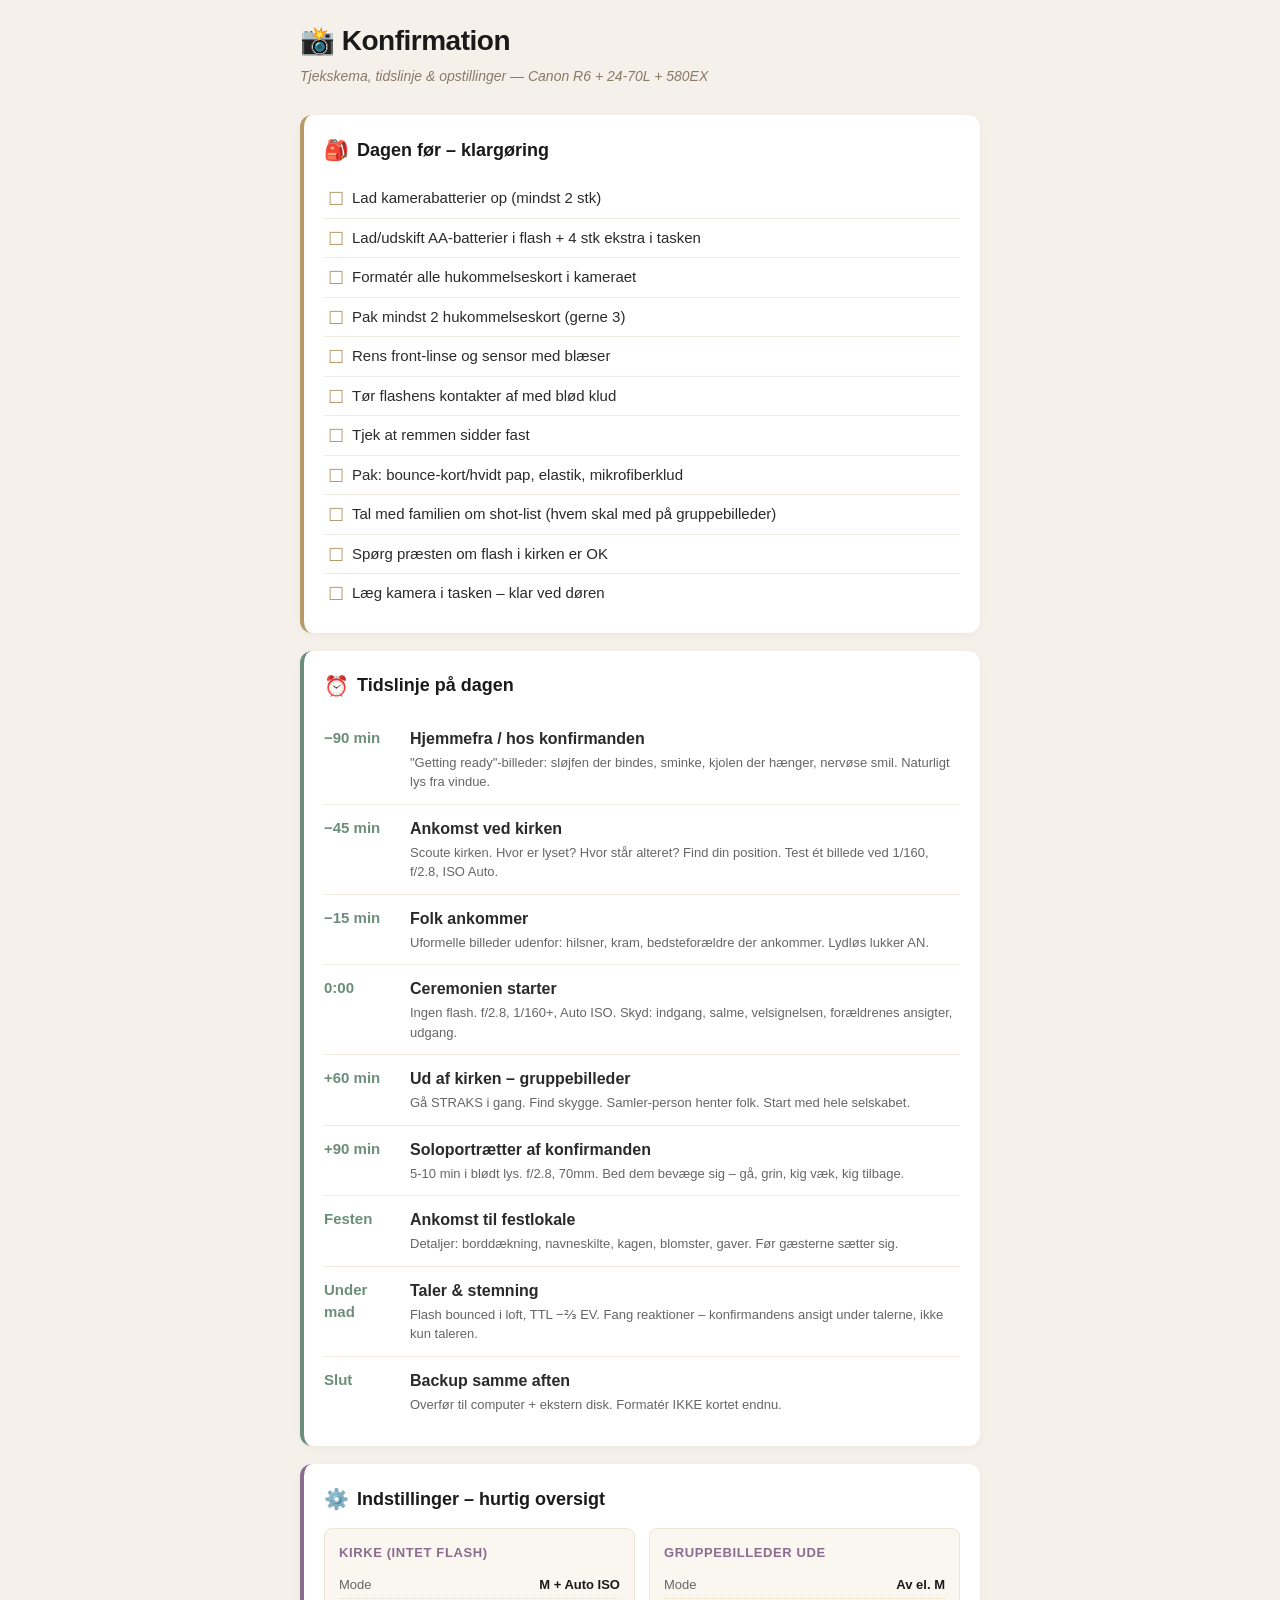
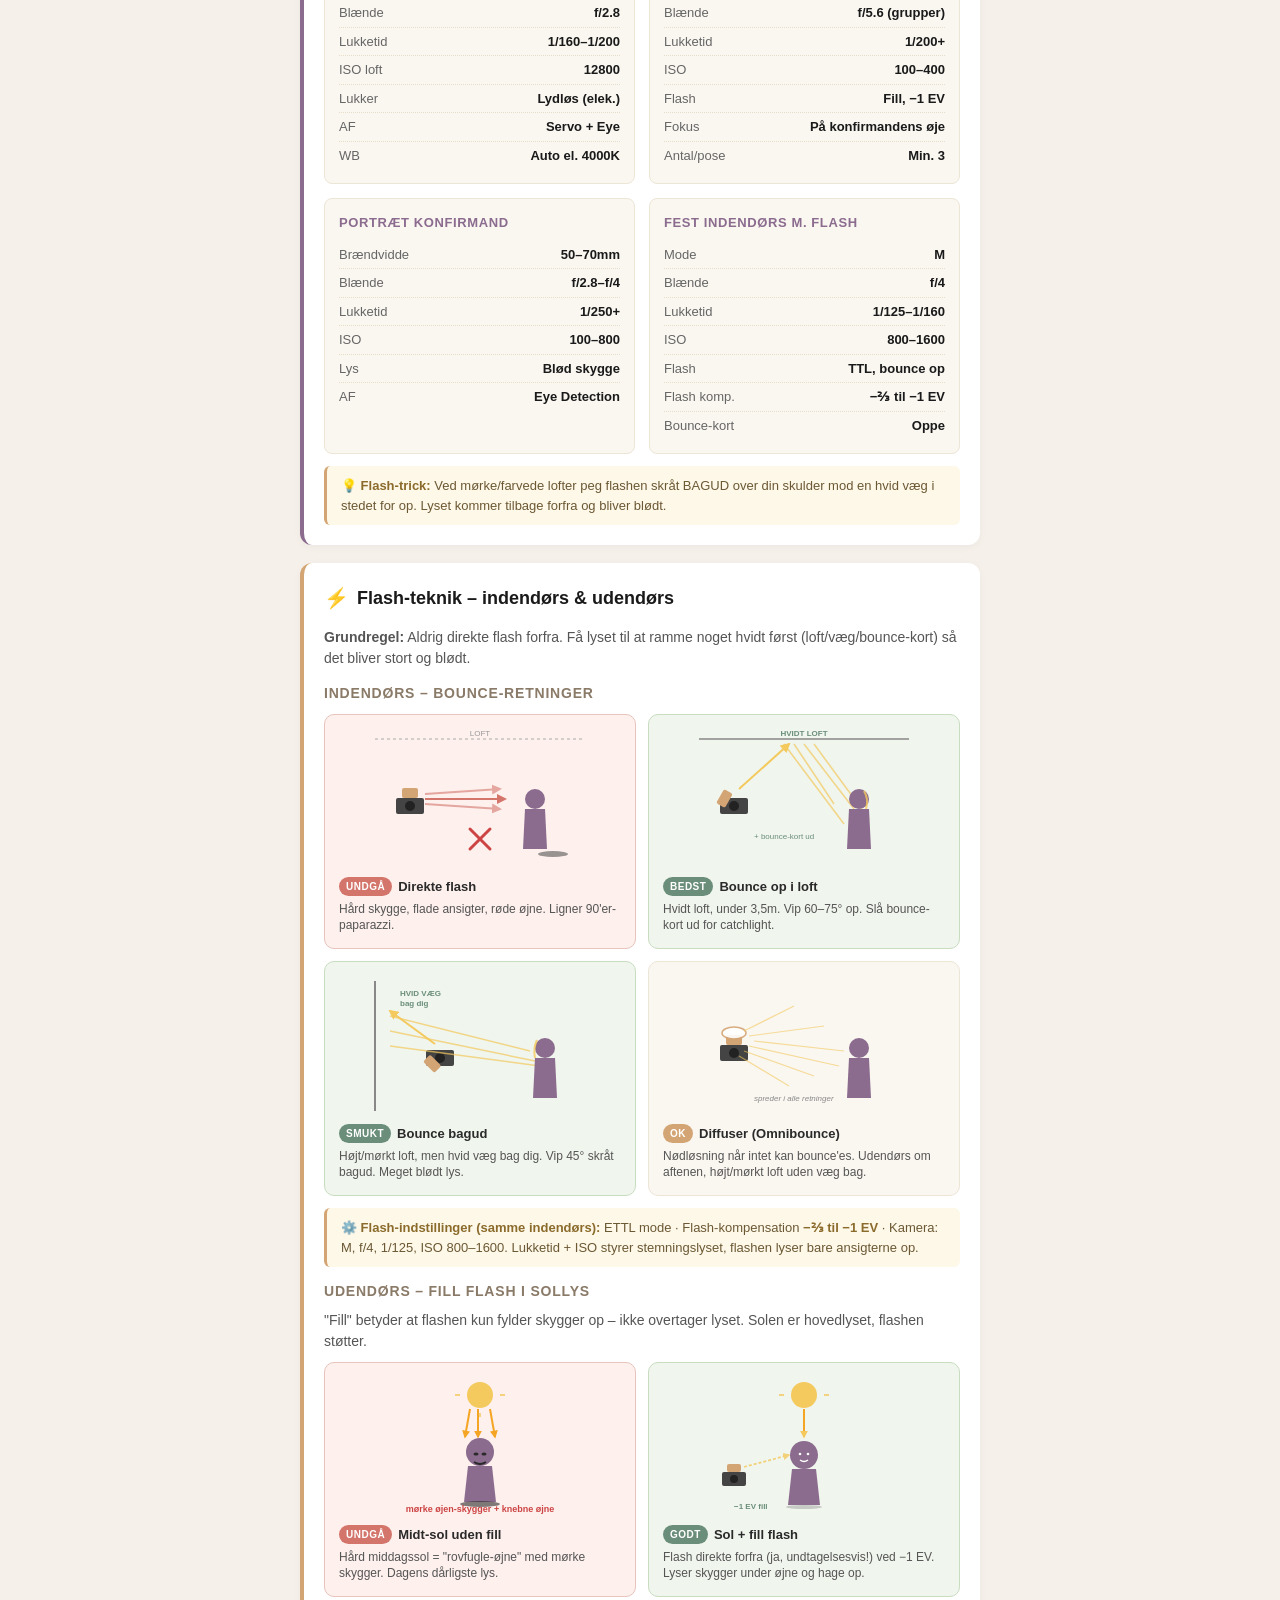
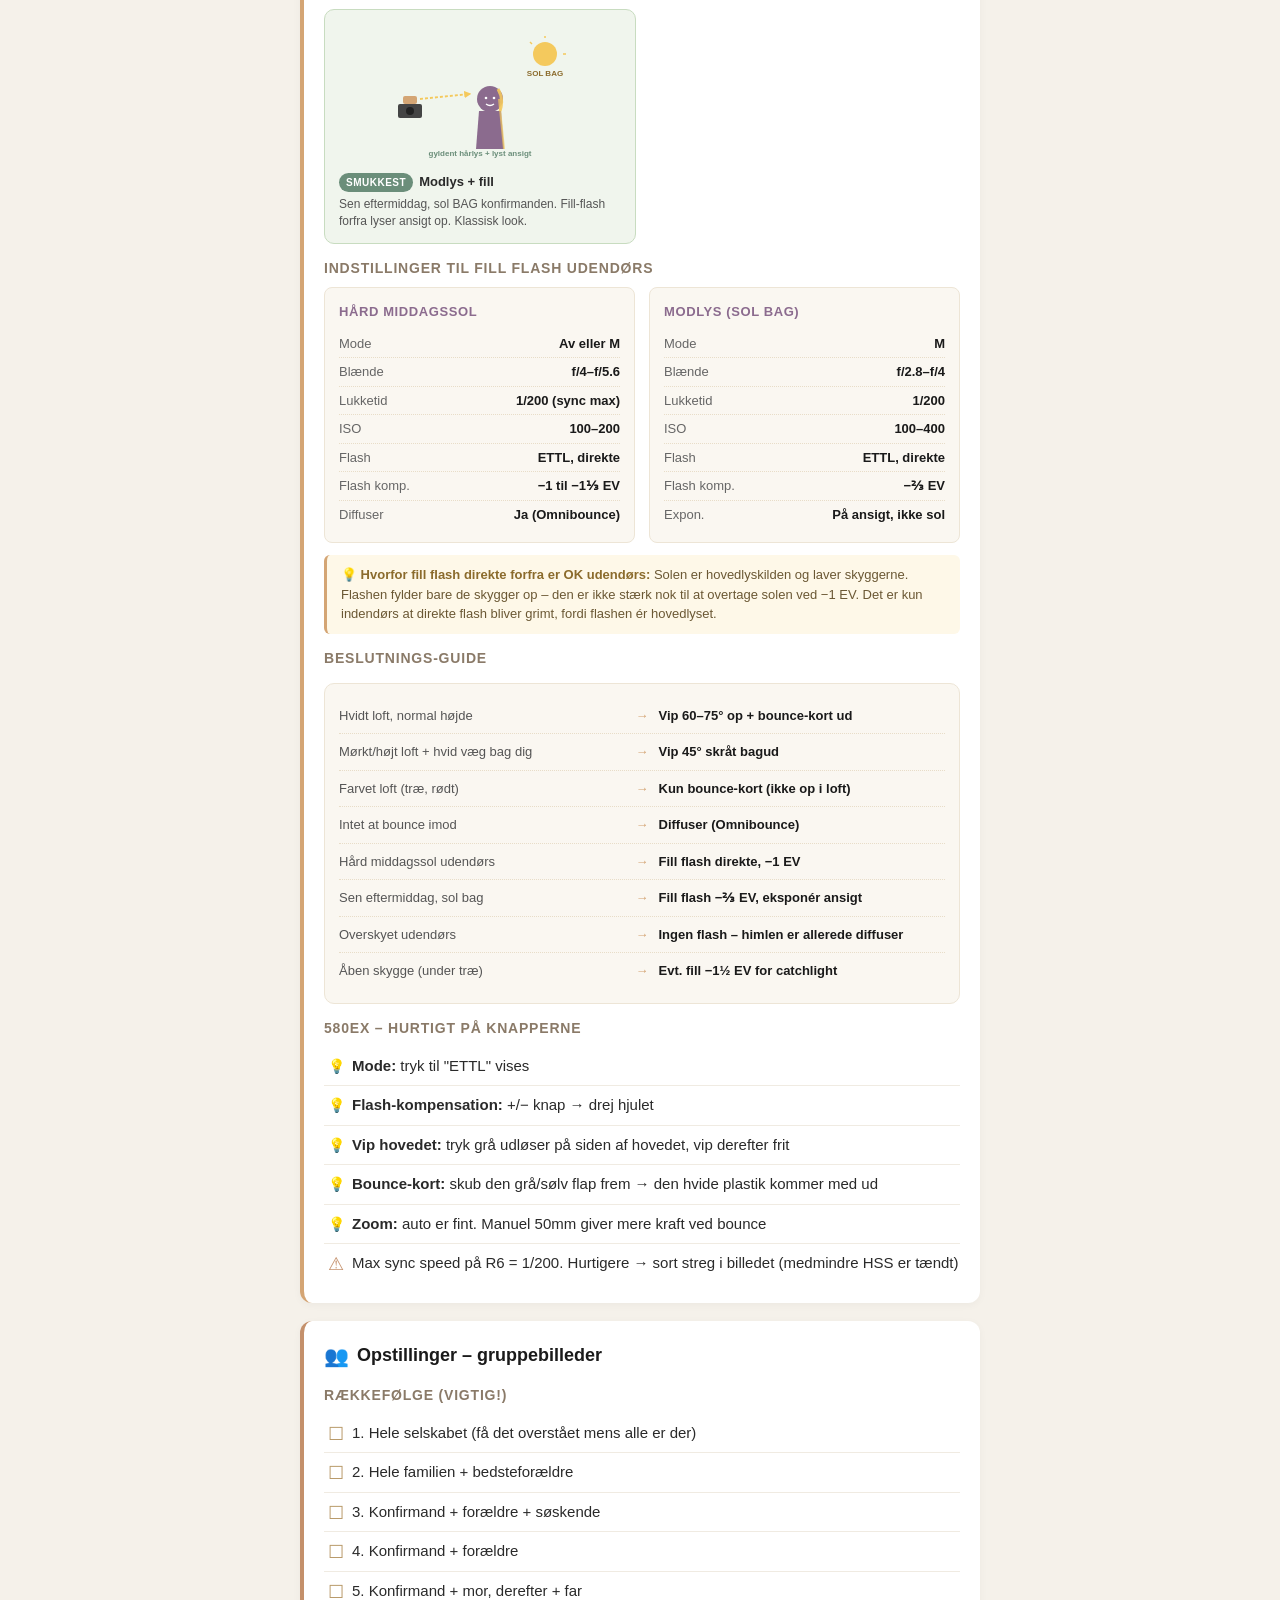
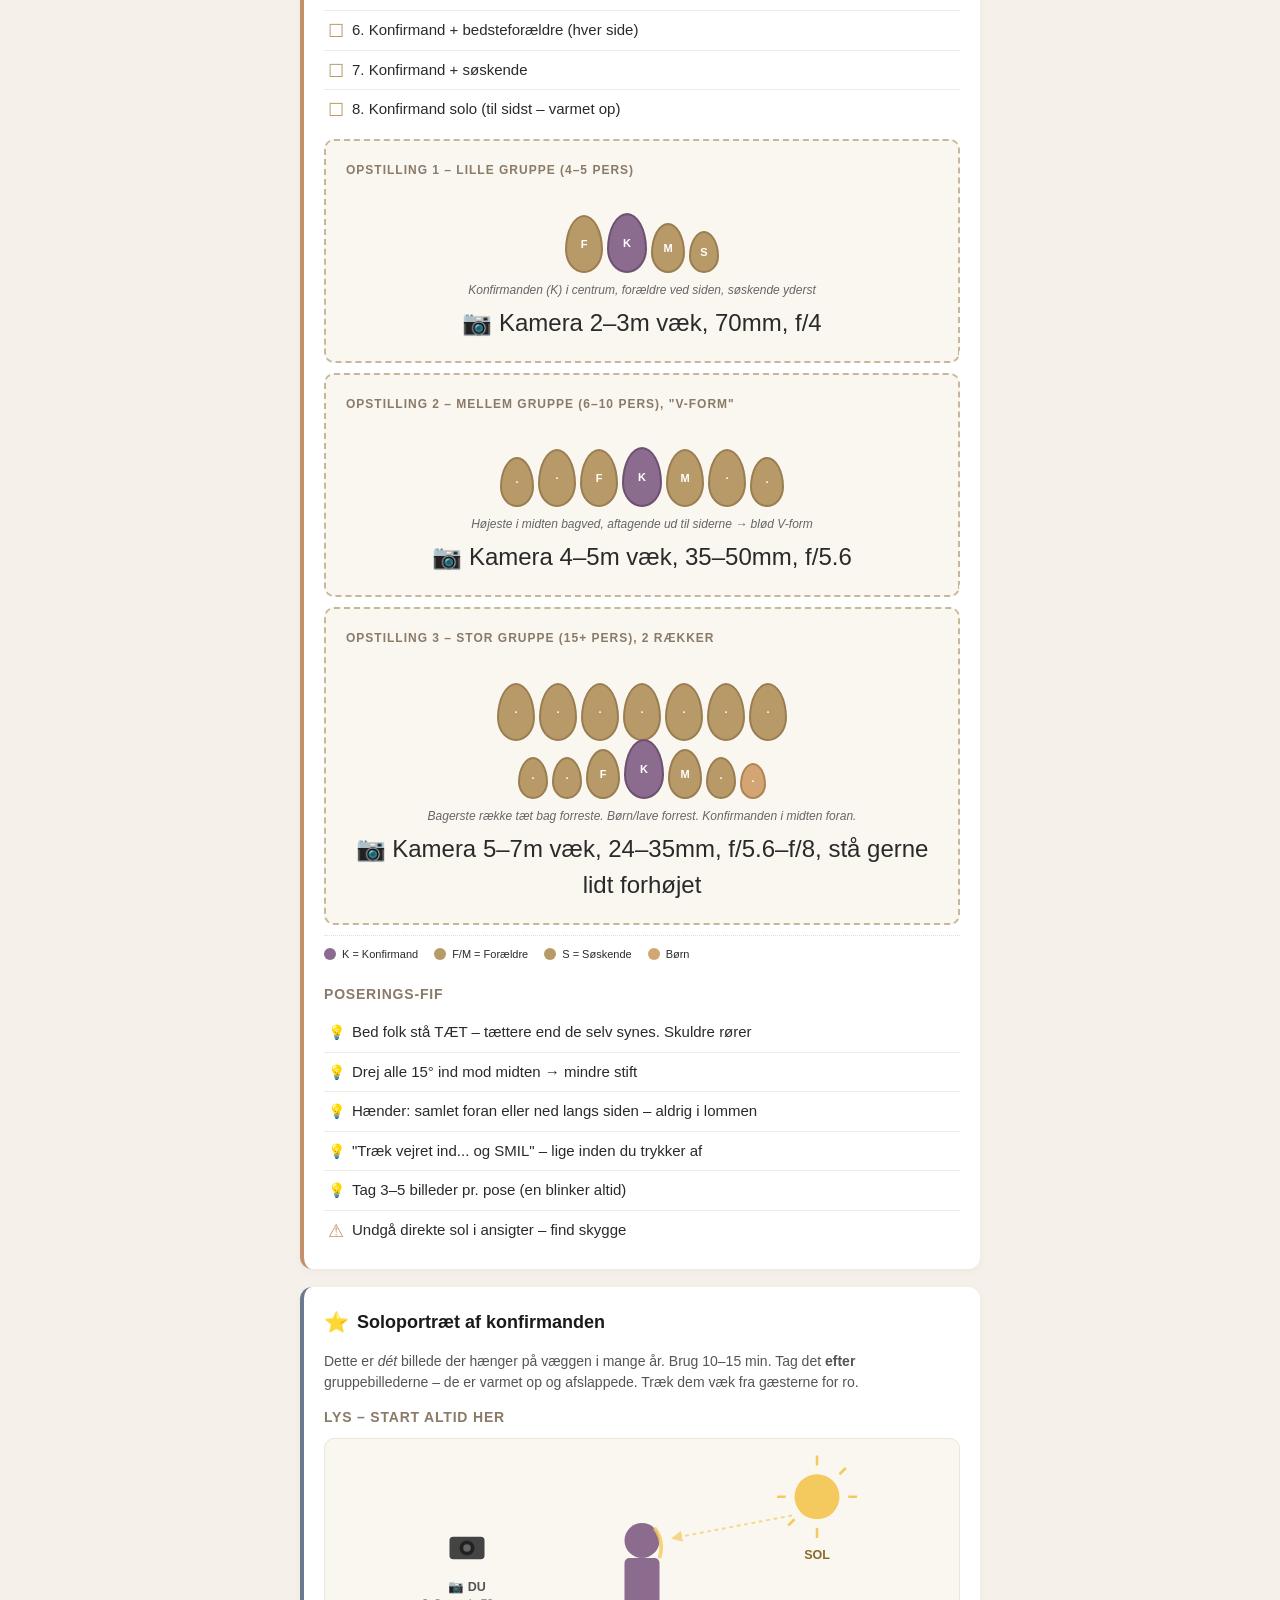
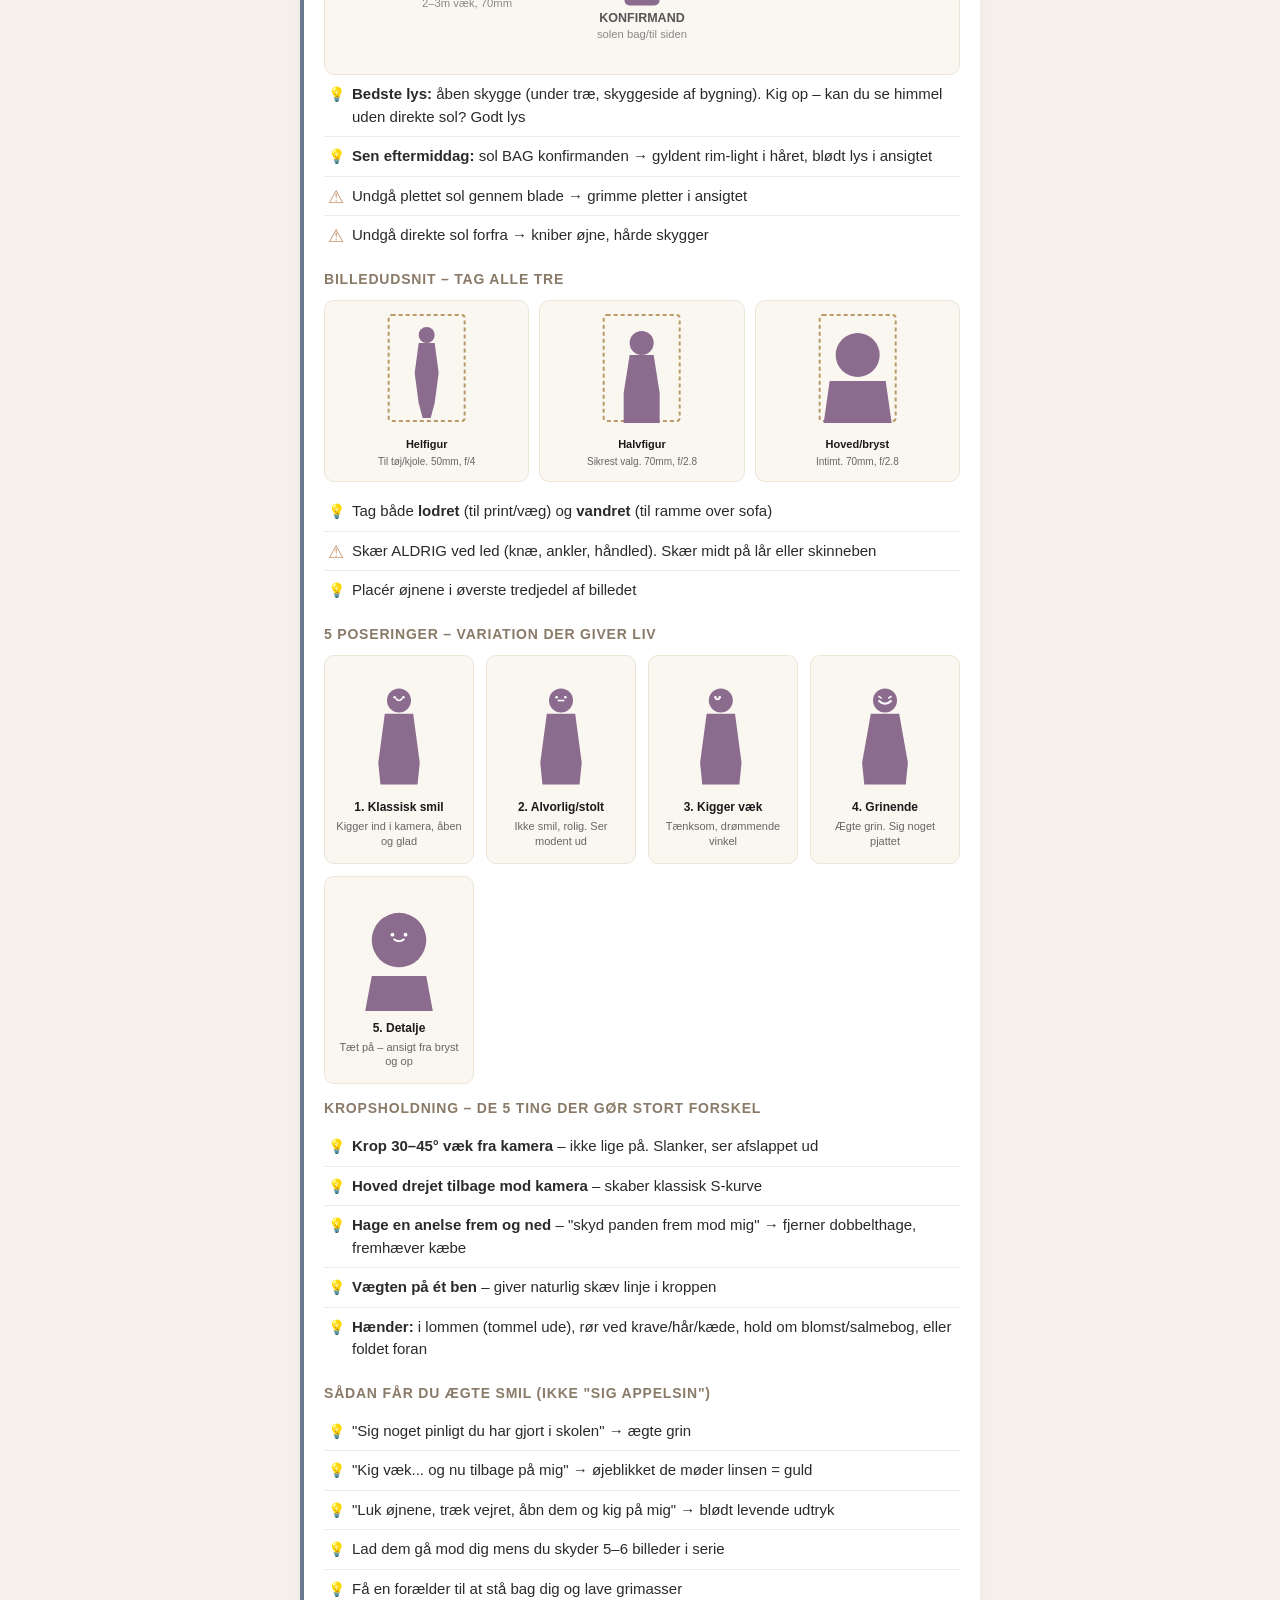
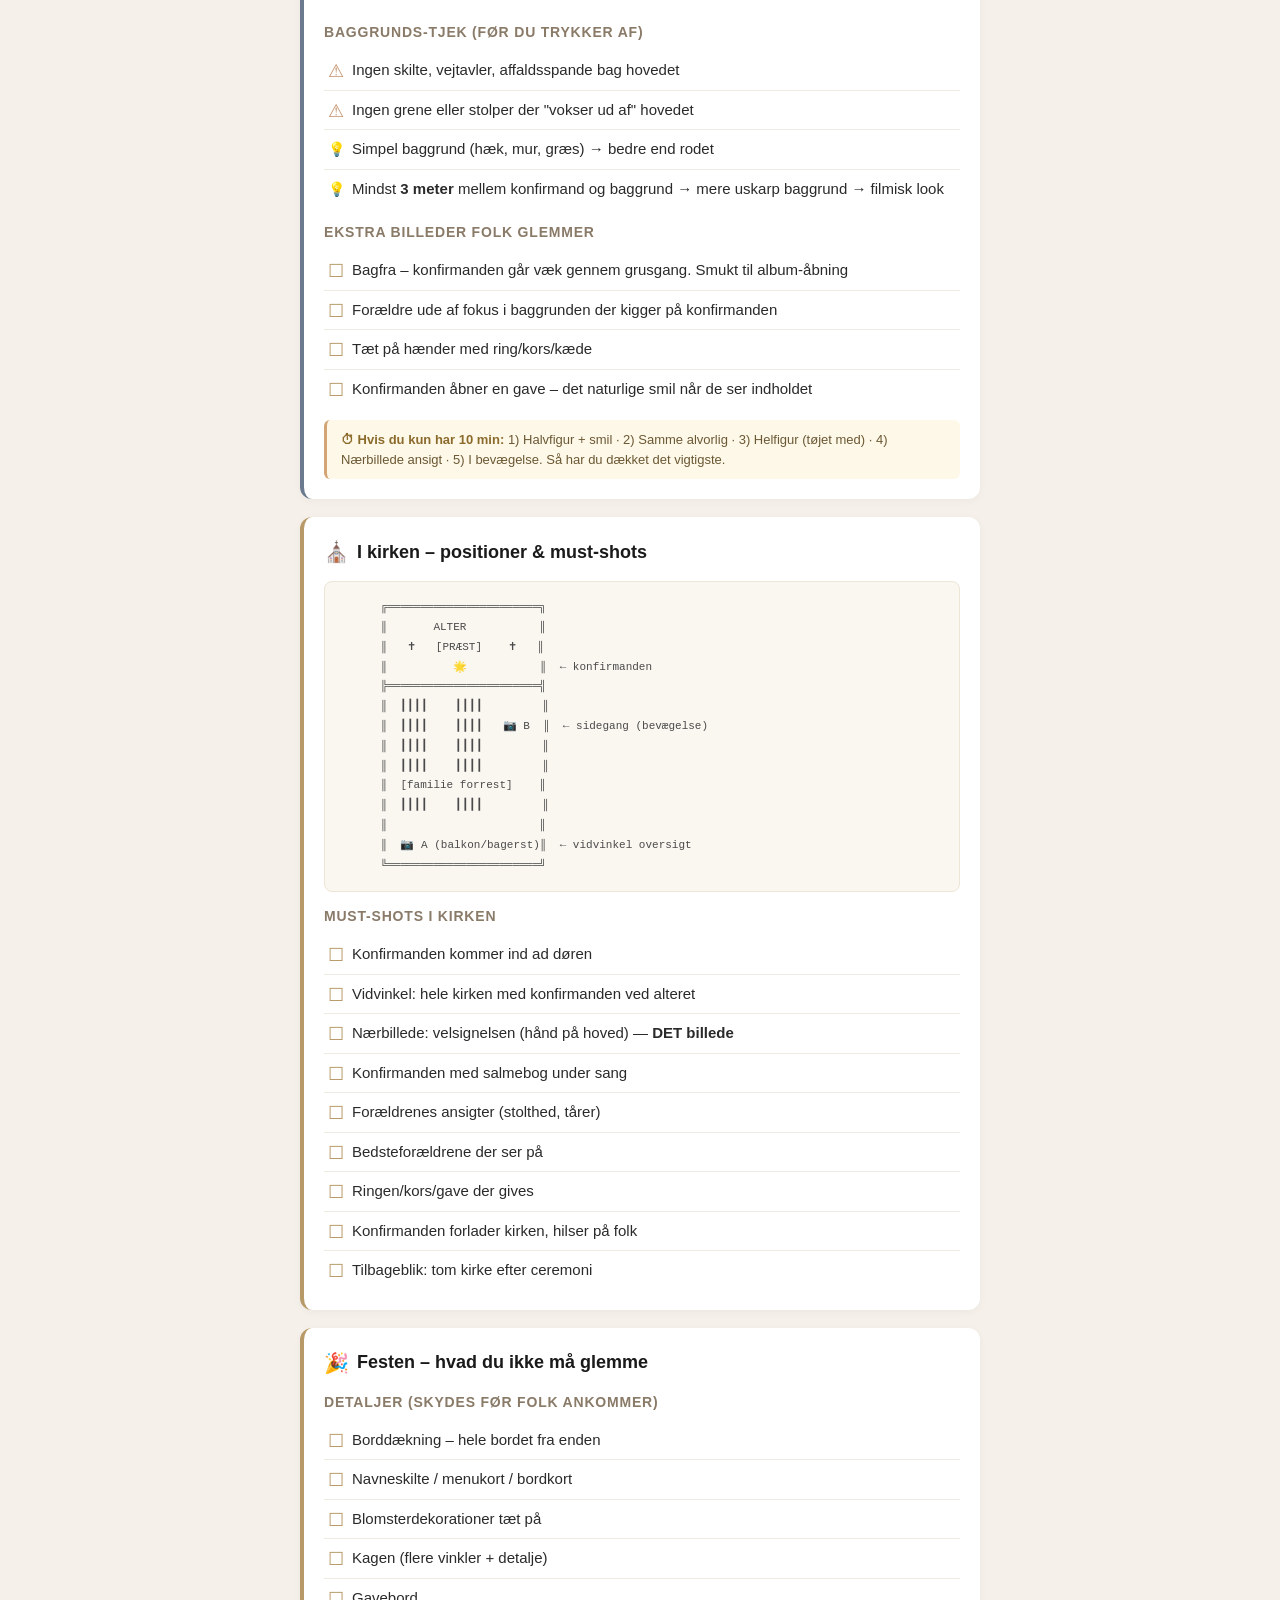
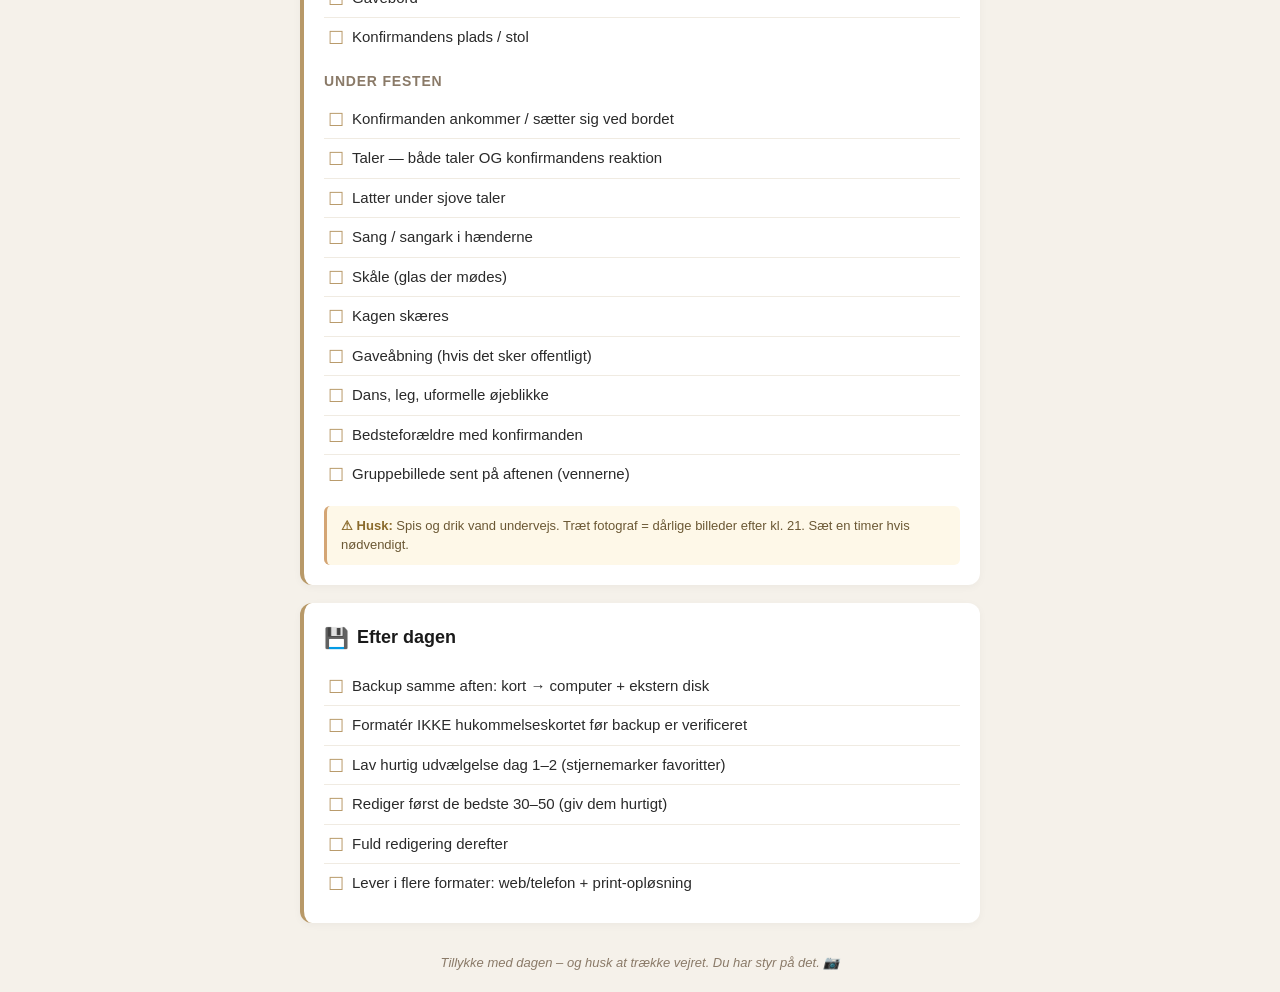
<file: konfirmation/konfirmation_tjekskema.html>
<!DOCTYPE html>
<html lang="da">
<head>
<meta charset="UTF-8">
<meta name="viewport" content="width=device-width, initial-scale=1.0">
<title>Konfirmation – Fotograf Tjekskema</title>
<style>
  * { box-sizing: border-box; margin: 0; padding: 0; }
  body {
    font-family: -apple-system, BlinkMacSystemFont, "Segoe UI", Roboto, sans-serif;
    background: #f5f1ea;
    color: #2a2a2a;
    line-height: 1.5;
    padding: 20px;
    max-width: 720px;
    margin: 0 auto;
  }
  h1 {
    font-size: 28px;
    font-weight: 700;
    color: #1a1a1a;
    margin-bottom: 4px;
    letter-spacing: -0.5px;
  }
  .subtitle {
    color: #8a7a68;
    font-size: 14px;
    margin-bottom: 28px;
    font-style: italic;
  }
  section {
    background: #fff;
    border-radius: 12px;
    padding: 20px;
    margin-bottom: 18px;
    box-shadow: 0 2px 8px rgba(0,0,0,0.04);
    border-left: 4px solid #b89968;
  }
  section.timeline { border-left-color: #6b8e7a; }
  section.settings { border-left-color: #8b6b8e; }
  section.groups { border-left-color: #c4906b; }
  h2 {
    font-size: 18px;
    font-weight: 700;
    margin-bottom: 14px;
    color: #1a1a1a;
    display: flex;
    align-items: center;
    gap: 8px;
  }
  h2 .ico {
    font-size: 20px;
  }
  h3 {
    font-size: 14px;
    font-weight: 700;
    text-transform: uppercase;
    letter-spacing: 0.8px;
    color: #8a7a68;
    margin-top: 14px;
    margin-bottom: 8px;
  }
  h3:first-child { margin-top: 0; }
  ul { list-style: none; }
  li {
    padding: 8px 0 8px 28px;
    position: relative;
    border-bottom: 1px solid #f0ebe2;
    font-size: 15px;
  }
  li:last-child { border-bottom: none; }
  li::before {
    content: "☐";
    position: absolute;
    left: 4px;
    top: 7px;
    font-size: 18px;
    color: #b89968;
  }
  li.tip::before { content: "💡"; font-size: 14px; top: 9px; }
  li.warn::before { content: "⚠"; color: #c4906b; }

  .timeline-item {
    display: grid;
    grid-template-columns: 72px 1fr;
    gap: 14px;
    padding: 12px 0;
    border-bottom: 1px solid #f0ebe2;
  }
  .timeline-item:last-child { border-bottom: none; }
  .time {
    font-weight: 700;
    color: #6b8e7a;
    font-size: 15px;
    font-variant-numeric: tabular-nums;
  }
  .task-title {
    font-weight: 600;
    margin-bottom: 2px;
  }
  .task-desc {
    font-size: 13px;
    color: #666;
  }

  .settings-grid {
    display: grid;
    grid-template-columns: 1fr 1fr;
    gap: 14px;
    margin-top: 8px;
  }
  .setting-card {
    background: #faf7f1;
    padding: 14px;
    border-radius: 8px;
    border: 1px solid #ede5d6;
  }
  .setting-card h4 {
    font-size: 13px;
    text-transform: uppercase;
    letter-spacing: 0.6px;
    color: #8b6b8e;
    margin-bottom: 8px;
    font-weight: 700;
  }
  .setting-row {
    display: flex;
    justify-content: space-between;
    padding: 4px 0;
    font-size: 13px;
    border-bottom: 1px dotted #e8ddc8;
  }
  .setting-row:last-child { border-bottom: none; }
  .setting-row .label { color: #666; }
  .setting-row .val { font-weight: 600; color: #1a1a1a; font-variant-numeric: tabular-nums; }

  .wireframe {
    background: #faf7f1;
    border: 2px dashed #c8b89a;
    border-radius: 10px;
    padding: 20px;
    margin: 10px 0;
    position: relative;
  }
  .wf-title {
    font-size: 12px;
    text-transform: uppercase;
    letter-spacing: 1px;
    color: #8a7a68;
    margin-bottom: 10px;
    font-weight: 700;
  }
  .formation {
    display: flex;
    justify-content: center;
    align-items: flex-end;
    gap: 4px;
    min-height: 80px;
    margin: 14px 0 8px;
  }
  .person {
    background: #b89968;
    border-radius: 50% 50% 50% 50% / 60% 60% 40% 40%;
    display: flex;
    align-items: center;
    justify-content: center;
    color: white;
    font-size: 11px;
    font-weight: 700;
    border: 2px solid #9a7d50;
  }
  .person.tall { width: 38px; height: 58px; }
  .person.med { width: 34px; height: 50px; }
  .person.short { width: 30px; height: 42px; }
  .person.child { width: 26px; height: 36px; background: #d4a574; border-color: #b08355; }
  .person.star { background: #8b6b8e; border-color: #6d5170; width: 40px; height: 60px; }
  .formation-label {
    text-align: center;
    font-size: 12px;
    color: #666;
    font-style: italic;
  }
  .camera-pos {
    text-align: center;
    font-size: 24px;
    margin-top: 6px;
  }

  .church-layout {
    background: #faf7f1;
    border-radius: 8px;
    padding: 16px;
    font-family: monospace;
    font-size: 11px;
    line-height: 1.8;
    white-space: pre;
    overflow-x: auto;
    color: #4a4a4a;
    border: 1px solid #ede5d6;
  }

  .legend {
    display: flex;
    gap: 16px;
    flex-wrap: wrap;
    font-size: 11px;
    margin-top: 10px;
    padding-top: 10px;
    border-top: 1px dotted #e8ddc8;
  }
  .legend-item { display: flex; align-items: center; gap: 6px; }
  .legend-dot {
    width: 12px; height: 12px; border-radius: 50%;
    display: inline-block;
  }

  .tip-box {
    background: #fef8e8;
    border-left: 3px solid #d4a574;
    padding: 10px 14px;
    border-radius: 6px;
    margin-top: 12px;
    font-size: 13px;
    color: #6b5834;
  }
  .tip-box strong { color: #8b6b2c; }

  section.solo { border-left-color: #6b7a8e; }

  .pose-grid {
    display: grid;
    grid-template-columns: repeat(auto-fit, minmax(140px, 1fr));
    gap: 12px;
    margin-top: 10px;
  }
  .pose-card {
    background: #faf7f1;
    border: 1px solid #ede5d6;
    border-radius: 10px;
    padding: 14px 10px;
    text-align: center;
  }
  .pose-svg {
    width: 100%;
    height: 120px;
    display: block;
    margin: 0 auto 8px;
  }
  .pose-title {
    font-size: 12px;
    font-weight: 700;
    color: #1a1a1a;
    margin-bottom: 3px;
  }
  .pose-desc {
    font-size: 11px;
    color: #666;
    line-height: 1.35;
  }

  .framing-row {
    display: grid;
    grid-template-columns: repeat(3, 1fr);
    gap: 10px;
    margin-top: 10px;
  }
  .framing-card {
    background: #faf7f1;
    border: 1px solid #ede5d6;
    border-radius: 10px;
    padding: 12px 8px;
    text-align: center;
  }
  .framing-svg {
    width: 100%;
    height: 110px;
  }
  .framing-label {
    font-size: 11px;
    font-weight: 700;
    margin-top: 6px;
    color: #1a1a1a;
  }
  .framing-desc {
    font-size: 10px;
    color: #666;
    margin-top: 2px;
  }

  .light-diagram {
    background: #faf7f1;
    border: 1px solid #ede5d6;
    border-radius: 10px;
    padding: 14px;
    margin-top: 10px;
  }
  .light-diagram svg {
    width: 100%;
    height: auto;
    max-height: 200px;
  }

  section.flash { border-left-color: #d4a574; }

  .flash-grid {
    display: grid;
    grid-template-columns: repeat(auto-fit, minmax(220px, 1fr));
    gap: 12px;
    margin-top: 10px;
  }
  .flash-card {
    background: #faf7f1;
    border: 1px solid #ede5d6;
    border-radius: 10px;
    padding: 14px;
    position: relative;
  }
  .flash-card.bad {
    background: #fdf0ed;
    border-color: #e8c4bc;
  }
  .flash-card.good {
    background: #f0f5ed;
    border-color: #c8dcc0;
  }
  .flash-card svg {
    width: 100%;
    height: 140px;
    display: block;
  }
  .flash-card-title {
    font-size: 13px;
    font-weight: 700;
    margin-top: 8px;
    display: flex;
    align-items: center;
    gap: 6px;
  }
  .flash-card-desc {
    font-size: 12px;
    color: #555;
    margin-top: 4px;
    line-height: 1.4;
  }
  .badge {
    display: inline-block;
    padding: 2px 7px;
    border-radius: 10px;
    font-size: 10px;
    font-weight: 700;
    text-transform: uppercase;
    letter-spacing: 0.5px;
  }
  .badge.bad { background: #d4756b; color: white; }
  .badge.good { background: #6b8e7a; color: white; }
  .badge.ok { background: #d4a574; color: white; }

  .decision-guide {
    background: #faf7f1;
    border: 1px solid #ede5d6;
    border-radius: 10px;
    padding: 14px;
    margin-top: 14px;
  }
  .decision-row {
    display: grid;
    grid-template-columns: 1fr auto 1fr;
    gap: 10px;
    align-items: center;
    padding: 8px 0;
    border-bottom: 1px dotted #e8ddc8;
    font-size: 13px;
  }
  .decision-row:last-child { border-bottom: none; }
  .decision-row .situation { color: #555; }
  .decision-row .arrow { color: #d4a574; font-weight: 700; }
  .decision-row .action { font-weight: 700; color: #1a1a1a; }

  @media (max-width: 480px) {
    .settings-grid { grid-template-columns: 1fr; }
    .timeline-item { grid-template-columns: 60px 1fr; gap: 10px; }
  }
</style>
</head>
<body>

<h1>📸 Konfirmation</h1>
<p class="subtitle">Tjekskema, tidslinje & opstillinger — Canon R6 + 24-70L + 580EX</p>

<!-- DAGEN FØR -->
<section>
  <h2><span class="ico">🎒</span> Dagen før – klargøring</h2>
  <ul>
    <li>Lad kamerabatterier op (mindst 2 stk)</li>
    <li>Lad/udskift AA-batterier i flash + 4 stk ekstra i tasken</li>
    <li>Formatér alle hukommelseskort i kameraet</li>
    <li>Pak mindst 2 hukommelseskort (gerne 3)</li>
    <li>Rens front-linse og sensor med blæser</li>
    <li>Tør flashens kontakter af med blød klud</li>
    <li>Tjek at remmen sidder fast</li>
    <li>Pak: bounce-kort/hvidt pap, elastik, mikrofiberklud</li>
    <li>Tal med familien om shot-list (hvem skal med på gruppebilleder)</li>
    <li>Spørg præsten om flash i kirken er OK</li>
    <li>Læg kamera i tasken – klar ved døren</li>
  </ul>
</section>

<!-- TIDSLINJE -->
<section class="timeline">
  <h2><span class="ico">⏰</span> Tidslinje på dagen</h2>

  <div class="timeline-item">
    <div class="time">−90 min</div>
    <div>
      <div class="task-title">Hjemmefra / hos konfirmanden</div>
      <div class="task-desc">"Getting ready"-billeder: sløjfen der bindes, sminke, kjolen der hænger, nervøse smil. Naturligt lys fra vindue.</div>
    </div>
  </div>

  <div class="timeline-item">
    <div class="time">−45 min</div>
    <div>
      <div class="task-title">Ankomst ved kirken</div>
      <div class="task-desc">Scoute kirken. Hvor er lyset? Hvor står alteret? Find din position. Test ét billede ved 1/160, f/2.8, ISO Auto.</div>
    </div>
  </div>

  <div class="timeline-item">
    <div class="time">−15 min</div>
    <div>
      <div class="task-title">Folk ankommer</div>
      <div class="task-desc">Uformelle billeder udenfor: hilsner, kram, bedsteforældre der ankommer. Lydløs lukker AN.</div>
    </div>
  </div>

  <div class="timeline-item">
    <div class="time">0:00</div>
    <div>
      <div class="task-title">Ceremonien starter</div>
      <div class="task-desc">Ingen flash. f/2.8, 1/160+, Auto ISO. Skyd: indgang, salme, velsignelsen, forældrenes ansigter, udgang.</div>
    </div>
  </div>

  <div class="timeline-item">
    <div class="time">+60 min</div>
    <div>
      <div class="task-title">Ud af kirken – gruppebilleder</div>
      <div class="task-desc">Gå STRAKS i gang. Find skygge. Samler-person henter folk. Start med hele selskabet.</div>
    </div>
  </div>

  <div class="timeline-item">
    <div class="time">+90 min</div>
    <div>
      <div class="task-title">Soloportrætter af konfirmanden</div>
      <div class="task-desc">5-10 min i blødt lys. f/2.8, 70mm. Bed dem bevæge sig – gå, grin, kig væk, kig tilbage.</div>
    </div>
  </div>

  <div class="timeline-item">
    <div class="time">Festen</div>
    <div>
      <div class="task-title">Ankomst til festlokale</div>
      <div class="task-desc">Detaljer: borddækning, navneskilte, kagen, blomster, gaver. Før gæsterne sætter sig.</div>
    </div>
  </div>

  <div class="timeline-item">
    <div class="time">Under mad</div>
    <div>
      <div class="task-title">Taler & stemning</div>
      <div class="task-desc">Flash bounced i loft, TTL −⅔ EV. Fang reaktioner – konfirmandens ansigt under talerne, ikke kun taleren.</div>
    </div>
  </div>

  <div class="timeline-item">
    <div class="time">Slut</div>
    <div>
      <div class="task-title">Backup samme aften</div>
      <div class="task-desc">Overfør til computer + ekstern disk. Formatér IKKE kortet endnu.</div>
    </div>
  </div>
</section>

<!-- INDSTILLINGER -->
<section class="settings">
  <h2><span class="ico">⚙️</span> Indstillinger – hurtig oversigt</h2>

  <div class="settings-grid">
    <div class="setting-card">
      <h4>Kirke (intet flash)</h4>
      <div class="setting-row"><span class="label">Mode</span><span class="val">M + Auto ISO</span></div>
      <div class="setting-row"><span class="label">Blænde</span><span class="val">f/2.8</span></div>
      <div class="setting-row"><span class="label">Lukketid</span><span class="val">1/160–1/200</span></div>
      <div class="setting-row"><span class="label">ISO loft</span><span class="val">12800</span></div>
      <div class="setting-row"><span class="label">Lukker</span><span class="val">Lydløs (elek.)</span></div>
      <div class="setting-row"><span class="label">AF</span><span class="val">Servo + Eye</span></div>
      <div class="setting-row"><span class="label">WB</span><span class="val">Auto el. 4000K</span></div>
    </div>

    <div class="setting-card">
      <h4>Gruppebilleder ude</h4>
      <div class="setting-row"><span class="label">Mode</span><span class="val">Av el. M</span></div>
      <div class="setting-row"><span class="label">Blænde</span><span class="val">f/5.6 (grupper)</span></div>
      <div class="setting-row"><span class="label">Lukketid</span><span class="val">1/200+</span></div>
      <div class="setting-row"><span class="label">ISO</span><span class="val">100–400</span></div>
      <div class="setting-row"><span class="label">Flash</span><span class="val">Fill, −1 EV</span></div>
      <div class="setting-row"><span class="label">Fokus</span><span class="val">På konfirmandens øje</span></div>
      <div class="setting-row"><span class="label">Antal/pose</span><span class="val">Min. 3</span></div>
    </div>

    <div class="setting-card">
      <h4>Portræt konfirmand</h4>
      <div class="setting-row"><span class="label">Brændvidde</span><span class="val">50–70mm</span></div>
      <div class="setting-row"><span class="label">Blænde</span><span class="val">f/2.8–f/4</span></div>
      <div class="setting-row"><span class="label">Lukketid</span><span class="val">1/250+</span></div>
      <div class="setting-row"><span class="label">ISO</span><span class="val">100–800</span></div>
      <div class="setting-row"><span class="label">Lys</span><span class="val">Blød skygge</span></div>
      <div class="setting-row"><span class="label">AF</span><span class="val">Eye Detection</span></div>
    </div>

    <div class="setting-card">
      <h4>Fest indendørs m. flash</h4>
      <div class="setting-row"><span class="label">Mode</span><span class="val">M</span></div>
      <div class="setting-row"><span class="label">Blænde</span><span class="val">f/4</span></div>
      <div class="setting-row"><span class="label">Lukketid</span><span class="val">1/125–1/160</span></div>
      <div class="setting-row"><span class="label">ISO</span><span class="val">800–1600</span></div>
      <div class="setting-row"><span class="label">Flash</span><span class="val">TTL, bounce op</span></div>
      <div class="setting-row"><span class="label">Flash komp.</span><span class="val">−⅔ til −1 EV</span></div>
      <div class="setting-row"><span class="label">Bounce-kort</span><span class="val">Oppe</span></div>
    </div>
  </div>

  <div class="tip-box">
    <strong>💡 Flash-trick:</strong> Ved mørke/farvede lofter peg flashen skråt BAGUD over din skulder mod en hvid væg i stedet for op. Lyset kommer tilbage forfra og bliver blødt.
  </div>
</section>

<!-- FLASH-TEKNIK -->
<section class="flash">
  <h2><span class="ico">⚡</span> Flash-teknik – indendørs & udendørs</h2>

  <p style="font-size:14px; color:#555; margin-bottom:14px;">
    <strong>Grundregel:</strong> Aldrig direkte flash forfra. Få lyset til at ramme noget hvidt først (loft/væg/bounce-kort) så det bliver stort og blødt.
  </p>

  <h3>Indendørs – bounce-retninger</h3>
  <div class="flash-grid">

    <!-- Direct flash - BAD -->
    <div class="flash-card bad">
      <svg viewBox="0 0 220 140" xmlns="http://www.w3.org/2000/svg">
        <!-- Ceiling line -->
        <line x1="5" y1="10" x2="215" y2="10" stroke="#aaa" stroke-width="1" stroke-dasharray="3,3"/>
        <text x="110" y="7" text-anchor="middle" font-size="8" fill="#999">LOFT</text>
        <!-- Camera + flash -->
        <g transform="translate(40, 75)">
          <rect x="-14" y="-6" width="28" height="16" rx="2" fill="#444"/>
          <circle cx="0" cy="2" r="5" fill="#222"/>
          <!-- Flash on top -->
          <rect x="-8" y="-16" width="16" height="10" rx="2" fill="#d4a574"/>
        </g>
        <!-- Direct harsh light -->
        <g stroke="#d4756b" stroke-width="2" fill="none">
          <line x1="55" y1="70" x2="135" y2="70" marker-end="url(#arrR)"/>
          <line x1="55" y1="65" x2="130" y2="60" marker-end="url(#arrR)" opacity="0.6"/>
          <line x1="55" y1="75" x2="130" y2="80" marker-end="url(#arrR)" opacity="0.6"/>
        </g>
        <!-- Person -->
        <g transform="translate(165, 80)">
          <circle cx="0" cy="-10" r="10" fill="#8b6b8e"/>
          <path d="M -10 0 L 10 0 L 12 40 L -12 40 Z" fill="#8b6b8e"/>
          <!-- Harsh shadow on wall -->
          <ellipse cx="18" cy="45" rx="15" ry="3" fill="#333" opacity="0.5"/>
        </g>
        <!-- Red X -->
        <g stroke="#c44" stroke-width="3" stroke-linecap="round">
          <line x1="100" y1="100" x2="120" y2="120"/>
          <line x1="120" y1="100" x2="100" y2="120"/>
        </g>
        <defs>
          <marker id="arrR" viewBox="0 0 10 10" refX="8" refY="5" markerWidth="5" markerHeight="5" orient="auto">
            <path d="M 0 0 L 10 5 L 0 10 z" fill="#d4756b"/>
          </marker>
        </defs>
      </svg>
      <div class="flash-card-title"><span class="badge bad">Undgå</span> Direkte flash</div>
      <div class="flash-card-desc">Hård skygge, flade ansigter, røde øjne. Ligner 90'er-paparazzi.</div>
    </div>

    <!-- Bounce up - BEST -->
    <div class="flash-card good">
      <svg viewBox="0 0 220 140" xmlns="http://www.w3.org/2000/svg">
        <!-- Ceiling -->
        <line x1="5" y1="10" x2="215" y2="10" stroke="#888" stroke-width="1.5"/>
        <text x="110" y="7" text-anchor="middle" font-size="8" fill="#6b8e7a" font-weight="700">HVIDT LOFT</text>
        <!-- Camera + flash angled up -->
        <g transform="translate(40, 75)">
          <rect x="-14" y="-6" width="28" height="16" rx="2" fill="#444"/>
          <circle cx="0" cy="2" r="5" fill="#222"/>
          <!-- Flash angled up -->
          <g transform="rotate(-60)">
            <rect x="-8" y="-16" width="16" height="10" rx="2" fill="#d4a574"/>
          </g>
        </g>
        <!-- Light up to ceiling -->
        <line x1="45" y1="60" x2="95" y2="15" stroke="#f4c95d" stroke-width="2" marker-end="url(#arrG1)"/>
        <!-- Spread from ceiling down -->
        <g stroke="#f4c95d" stroke-width="1.5" fill="none" opacity="0.7">
          <line x1="100" y1="15" x2="140" y2="75"/>
          <line x1="110" y1="15" x2="160" y2="80"/>
          <line x1="120" y1="15" x2="175" y2="90"/>
          <line x1="90" y1="15" x2="150" y2="95"/>
        </g>
        <!-- Person with soft light -->
        <g transform="translate(165, 80)">
          <circle cx="0" cy="-10" r="10" fill="#8b6b8e"/>
          <path d="M 5 -18 Q 10 -10 7 0" stroke="#f4c95d" stroke-width="2" fill="none" opacity="0.8"/>
          <path d="M -10 0 L 10 0 L 12 40 L -12 40 Z" fill="#8b6b8e"/>
        </g>
        <!-- Bounce card indicator -->
        <text x="60" y="110" font-size="8" fill="#6b8e7a">+ bounce-kort ud</text>
        <defs>
          <marker id="arrG1" viewBox="0 0 10 10" refX="8" refY="5" markerWidth="5" markerHeight="5" orient="auto">
            <path d="M 0 0 L 10 5 L 0 10 z" fill="#f4c95d"/>
          </marker>
        </defs>
      </svg>
      <div class="flash-card-title"><span class="badge good">Bedst</span> Bounce op i loft</div>
      <div class="flash-card-desc">Hvidt loft, under 3,5m. Vip 60–75° op. Slå bounce-kort ud for catchlight.</div>
    </div>

    <!-- Bounce back -->
    <div class="flash-card good">
      <svg viewBox="0 0 220 140" xmlns="http://www.w3.org/2000/svg">
        <!-- Wall behind -->
        <line x1="5" y1="5" x2="5" y2="135" stroke="#888" stroke-width="2"/>
        <text x="30" y="20" font-size="8" fill="#6b8e7a" font-weight="700">HVID VÆG</text>
        <text x="30" y="30" font-size="8" fill="#6b8e7a" font-weight="700">bag dig</text>
        <!-- Camera + flash angled back/up -->
        <g transform="translate(70, 80)">
          <rect x="-14" y="-6" width="28" height="16" rx="2" fill="#444"/>
          <circle cx="0" cy="2" r="5" fill="#222"/>
          <!-- Flash angled back and up -->
          <g transform="rotate(-135)">
            <rect x="-8" y="-16" width="16" height="10" rx="2" fill="#d4a574"/>
          </g>
        </g>
        <!-- Light to wall behind -->
        <line x1="65" y1="68" x2="20" y2="35" stroke="#f4c95d" stroke-width="2" marker-end="url(#arrG2)"/>
        <!-- Light bouncing forward -->
        <g stroke="#f4c95d" stroke-width="1.5" fill="none" opacity="0.7">
          <line x1="20" y1="40" x2="160" y2="75"/>
          <line x1="20" y1="55" x2="165" y2="85"/>
          <line x1="20" y1="70" x2="170" y2="90"/>
        </g>
        <!-- Person -->
        <g transform="translate(175, 82)">
          <circle cx="0" cy="-10" r="10" fill="#8b6b8e"/>
          <path d="M -8 -18 Q -12 -10 -10 0" stroke="#f4c95d" stroke-width="2" fill="none" opacity="0.8"/>
          <path d="M -10 0 L 10 0 L 12 40 L -12 40 Z" fill="#8b6b8e"/>
        </g>
        <defs>
          <marker id="arrG2" viewBox="0 0 10 10" refX="8" refY="5" markerWidth="5" markerHeight="5" orient="auto">
            <path d="M 0 0 L 10 5 L 0 10 z" fill="#f4c95d"/>
          </marker>
        </defs>
      </svg>
      <div class="flash-card-title"><span class="badge good">Smukt</span> Bounce bagud</div>
      <div class="flash-card-desc">Højt/mørkt loft, men hvid væg bag dig. Vip 45° skråt bagud. Meget blødt lys.</div>
    </div>

    <!-- Diffuser -->
    <div class="flash-card">
      <svg viewBox="0 0 220 140" xmlns="http://www.w3.org/2000/svg">
        <!-- Camera + flash with diffuser -->
        <g transform="translate(40, 75)">
          <rect x="-14" y="-6" width="28" height="16" rx="2" fill="#444"/>
          <circle cx="0" cy="2" r="5" fill="#222"/>
          <!-- Flash with diffuser dome -->
          <rect x="-8" y="-16" width="16" height="10" rx="2" fill="#d4a574"/>
          <ellipse cx="0" cy="-18" rx="12" ry="6" fill="#fff" stroke="#d4a574" stroke-width="1.5" opacity="0.9"/>
        </g>
        <!-- Spread light in all directions -->
        <g stroke="#f4c95d" stroke-width="1.2" fill="none" opacity="0.6">
          <line x1="50" y1="55" x2="100" y2="30"/>
          <line x1="55" y1="60" x2="130" y2="50"/>
          <line x1="60" y1="65" x2="150" y2="75"/>
          <line x1="55" y1="70" x2="145" y2="90"/>
          <line x1="50" y1="75" x2="120" y2="100"/>
          <line x1="45" y1="80" x2="95" y2="110"/>
        </g>
        <!-- Person -->
        <g transform="translate(165, 82)">
          <circle cx="0" cy="-10" r="10" fill="#8b6b8e"/>
          <path d="M -10 0 L 10 0 L 12 40 L -12 40 Z" fill="#8b6b8e"/>
        </g>
        <text x="60" y="125" font-size="8" fill="#888" font-style="italic">spreder i alle retninger</text>
      </svg>
      <div class="flash-card-title"><span class="badge ok">OK</span> Diffuser (Omnibounce)</div>
      <div class="flash-card-desc">Nødløsning når intet kan bounce'es. Udendørs om aftenen, højt/mørkt loft uden væg bag.</div>
    </div>

  </div>

  <div class="tip-box">
    <strong>⚙️ Flash-indstillinger (samme indendørs):</strong> ETTL mode · Flash-kompensation <strong>−⅔ til −1 EV</strong> · Kamera: M, f/4, 1/125, ISO 800–1600. Lukketid + ISO styrer stemningslyset, flashen lyser bare ansigterne op.
  </div>

  <h3>Udendørs – fill flash i sollys</h3>
  <p style="font-size:14px; color:#555; margin-bottom:10px;">
    "Fill" betyder at flashen kun fylder skygger op – ikke overtager lyset. Solen er hovedlyset, flashen støtter.
  </p>

  <div class="flash-grid">

    <!-- Harsh sun no fill - BAD -->
    <div class="flash-card bad">
      <svg viewBox="0 0 220 140" xmlns="http://www.w3.org/2000/svg">
        <!-- Sun top -->
        <circle cx="110" cy="18" r="13" fill="#f4c95d"/>
        <g stroke="#f4c95d" stroke-width="1.5">
          <line x1="110" y1="0" x2="110" y2="-2"/>
          <line x1="110" y1="40" x2="110" y2="36"/>
          <line x1="130" y1="18" x2="135" y2="18"/>
          <line x1="85" y1="18" x2="90" y2="18"/>
        </g>
        <!-- Harsh light down -->
        <g stroke="#f4a524" stroke-width="2" fill="none">
          <line x1="108" y1="32" x2="108" y2="60" marker-end="url(#arrB1)"/>
          <line x1="100" y1="32" x2="95" y2="60" marker-end="url(#arrB1)"/>
          <line x1="120" y1="32" x2="125" y2="60" marker-end="url(#arrB1)"/>
        </g>
        <!-- Person with harsh shadows under eyes -->
        <g transform="translate(110, 75)">
          <circle cx="0" cy="0" r="14" fill="#8b6b8e"/>
          <!-- Dark shadows under eyes -->
          <ellipse cx="-4" cy="2" rx="2.5" ry="1.5" fill="#2a2a2a"/>
          <ellipse cx="4" cy="2" rx="2.5" ry="1.5" fill="#2a2a2a"/>
          <!-- Shadow under chin -->
          <path d="M -6 10 Q 0 14 6 10" stroke="#2a2a2a" stroke-width="2" fill="none"/>
          <path d="M -12 14 L 12 14 L 16 50 L -16 50 Z" fill="#8b6b8e"/>
          <!-- Strong ground shadow -->
          <ellipse cx="0" cy="52" rx="20" ry="3" fill="#2a2a2a" opacity="0.6"/>
        </g>
        <text x="110" y="135" text-anchor="middle" font-size="9" fill="#c44" font-weight="700">mørke øjen-skygger + knebne øjne</text>
        <defs>
          <marker id="arrB1" viewBox="0 0 10 10" refX="8" refY="5" markerWidth="4" markerHeight="4" orient="auto">
            <path d="M 0 0 L 10 5 L 0 10 z" fill="#f4a524"/>
          </marker>
        </defs>
      </svg>
      <div class="flash-card-title"><span class="badge bad">Undgå</span> Midt-sol uden fill</div>
      <div class="flash-card-desc">Hård middagssol = "rovfugle-øjne" med mørke skygger. Dagens dårligste lys.</div>
    </div>

    <!-- Sun + fill flash -->
    <div class="flash-card good">
      <svg viewBox="0 0 220 140" xmlns="http://www.w3.org/2000/svg">
        <!-- Sun top -->
        <circle cx="110" cy="18" r="13" fill="#f4c95d"/>
        <g stroke="#f4c95d" stroke-width="1.5">
          <line x1="110" y1="0" x2="110" y2="-2"/>
          <line x1="130" y1="18" x2="135" y2="18"/>
          <line x1="85" y1="18" x2="90" y2="18"/>
        </g>
        <!-- Sun light down -->
        <line x1="110" y1="32" x2="110" y2="60" stroke="#f4a524" stroke-width="2" marker-end="url(#arrG3)"/>
        <!-- Camera + flash at bottom -->
        <g transform="translate(40, 100)">
          <rect x="-12" y="-5" width="24" height="14" rx="2" fill="#444"/>
          <circle cx="0" cy="2" r="4" fill="#222"/>
          <rect x="-7" y="-13" width="14" height="8" rx="2" fill="#d4a574"/>
        </g>
        <!-- Fill light to face -->
        <line x1="50" y1="90" x2="95" y2="78" stroke="#f4c95d" stroke-width="1.8" stroke-dasharray="3,2" marker-end="url(#arrG3)" opacity="0.8"/>
        <!-- Person with soft even light -->
        <g transform="translate(110, 78)">
          <circle cx="0" cy="0" r="14" fill="#8b6b8e"/>
          <!-- Soft eyes -->
          <circle cx="-4" cy="-1" r="1.3" fill="#fff"/>
          <circle cx="4" cy="-1" r="1.3" fill="#fff"/>
          <!-- Smile -->
          <path d="M -4 5 Q 0 8 4 5" stroke="#fff" stroke-width="1.3" fill="none"/>
          <path d="M -12 14 L 12 14 L 16 50 L -16 50 Z" fill="#8b6b8e"/>
          <!-- Softer ground shadow -->
          <ellipse cx="0" cy="52" rx="18" ry="2" fill="#666" opacity="0.3"/>
        </g>
        <text x="40" y="132" font-size="8" fill="#6b8e7a" font-weight="700">−1 EV fill</text>
        <defs>
          <marker id="arrG3" viewBox="0 0 10 10" refX="8" refY="5" markerWidth="4" markerHeight="4" orient="auto">
            <path d="M 0 0 L 10 5 L 0 10 z" fill="#f4c95d"/>
          </marker>
        </defs>
      </svg>
      <div class="flash-card-title"><span class="badge good">Godt</span> Sol + fill flash</div>
      <div class="flash-card-desc">Flash direkte forfra (ja, undtagelsesvis!) ved −1 EV. Lyser skygger under øjne og hage op.</div>
    </div>

    <!-- Backlit + fill -->
    <div class="flash-card good">
      <svg viewBox="0 0 220 140" xmlns="http://www.w3.org/2000/svg">
        <!-- Sun behind person -->
        <circle cx="175" cy="30" r="12" fill="#f4c95d"/>
        <g stroke="#f4c95d" stroke-width="1.5">
          <line x1="175" y1="12" x2="175" y2="14"/>
          <line x1="193" y1="30" x2="196" y2="30"/>
          <line x1="160" y1="18" x2="162" y2="20"/>
        </g>
        <text x="175" y="52" text-anchor="middle" font-size="8" fill="#8b6b2c" font-weight="700">SOL BAG</text>
        <!-- Rim light on person from behind -->
        <!-- Camera + flash -->
        <g transform="translate(40, 85)">
          <rect x="-12" y="-5" width="24" height="14" rx="2" fill="#444"/>
          <circle cx="0" cy="2" r="4" fill="#222"/>
          <rect x="-7" y="-13" width="14" height="8" rx="2" fill="#d4a574"/>
        </g>
        <!-- Fill light -->
        <line x1="50" y1="75" x2="100" y2="70" stroke="#f4c95d" stroke-width="1.8" stroke-dasharray="3,2" marker-end="url(#arrG4)"/>
        <!-- Person with rim light from sun -->
        <g transform="translate(120, 75)">
          <circle cx="0" cy="0" r="13" fill="#8b6b8e"/>
          <!-- Rim light on back of head -->
          <path d="M 8 -10 Q 14 0 10 12" stroke="#f4c95d" stroke-width="3" fill="none" opacity="0.9"/>
          <!-- Lit face -->
          <circle cx="-4" cy="-1" r="1.3" fill="#fff"/>
          <circle cx="4" cy="-1" r="1.3" fill="#fff"/>
          <path d="M -4 5 Q 0 8 4 5" stroke="#fff" stroke-width="1.3" fill="none"/>
          <path d="M -11 12 L 11 12 L 14 50 L -14 50 Z" fill="#8b6b8e"/>
          <path d="M 9 0 L 14 50" stroke="#f4c95d" stroke-width="2" fill="none" opacity="0.7"/>
        </g>
        <text x="110" y="132" text-anchor="middle" font-size="8" fill="#6b8e7a" font-weight="700">gyldent hårlys + lyst ansigt</text>
        <defs>
          <marker id="arrG4" viewBox="0 0 10 10" refX="8" refY="5" markerWidth="4" markerHeight="4" orient="auto">
            <path d="M 0 0 L 10 5 L 0 10 z" fill="#f4c95d"/>
          </marker>
        </defs>
      </svg>
      <div class="flash-card-title"><span class="badge good">Smukkest</span> Modlys + fill</div>
      <div class="flash-card-desc">Sen eftermiddag, sol BAG konfirmanden. Fill-flash forfra lyser ansigt op. Klassisk look.</div>
    </div>

  </div>

  <h3>Indstillinger til fill flash udendørs</h3>
  <div class="settings-grid">
    <div class="setting-card">
      <h4>Hård middagssol</h4>
      <div class="setting-row"><span class="label">Mode</span><span class="val">Av eller M</span></div>
      <div class="setting-row"><span class="label">Blænde</span><span class="val">f/4–f/5.6</span></div>
      <div class="setting-row"><span class="label">Lukketid</span><span class="val">1/200 (sync max)</span></div>
      <div class="setting-row"><span class="label">ISO</span><span class="val">100–200</span></div>
      <div class="setting-row"><span class="label">Flash</span><span class="val">ETTL, direkte</span></div>
      <div class="setting-row"><span class="label">Flash komp.</span><span class="val">−1 til −1⅓ EV</span></div>
      <div class="setting-row"><span class="label">Diffuser</span><span class="val">Ja (Omnibounce)</span></div>
    </div>
    <div class="setting-card">
      <h4>Modlys (sol bag)</h4>
      <div class="setting-row"><span class="label">Mode</span><span class="val">M</span></div>
      <div class="setting-row"><span class="label">Blænde</span><span class="val">f/2.8–f/4</span></div>
      <div class="setting-row"><span class="label">Lukketid</span><span class="val">1/200</span></div>
      <div class="setting-row"><span class="label">ISO</span><span class="val">100–400</span></div>
      <div class="setting-row"><span class="label">Flash</span><span class="val">ETTL, direkte</span></div>
      <div class="setting-row"><span class="label">Flash komp.</span><span class="val">−⅔ EV</span></div>
      <div class="setting-row"><span class="label">Expon.</span><span class="val">På ansigt, ikke sol</span></div>
    </div>
  </div>

  <div class="tip-box">
    <strong>💡 Hvorfor fill flash direkte forfra er OK udendørs:</strong> Solen er hovedlyskilden og laver skyggerne. Flashen fylder bare de skygger op – den er ikke stærk nok til at overtage solen ved −1 EV. Det er kun indendørs at direkte flash bliver grimt, fordi flashen ér hovedlyset.
  </div>

  <h3>Beslutnings-guide</h3>
  <div class="decision-guide">
    <div class="decision-row">
      <div class="situation">Hvidt loft, normal højde</div>
      <div class="arrow">→</div>
      <div class="action">Vip 60–75° op + bounce-kort ud</div>
    </div>
    <div class="decision-row">
      <div class="situation">Mørkt/højt loft + hvid væg bag dig</div>
      <div class="arrow">→</div>
      <div class="action">Vip 45° skråt bagud</div>
    </div>
    <div class="decision-row">
      <div class="situation">Farvet loft (træ, rødt)</div>
      <div class="arrow">→</div>
      <div class="action">Kun bounce-kort (ikke op i loft)</div>
    </div>
    <div class="decision-row">
      <div class="situation">Intet at bounce imod</div>
      <div class="arrow">→</div>
      <div class="action">Diffuser (Omnibounce)</div>
    </div>
    <div class="decision-row">
      <div class="situation">Hård middagssol udendørs</div>
      <div class="arrow">→</div>
      <div class="action">Fill flash direkte, −1 EV</div>
    </div>
    <div class="decision-row">
      <div class="situation">Sen eftermiddag, sol bag</div>
      <div class="arrow">→</div>
      <div class="action">Fill flash −⅔ EV, eksponér ansigt</div>
    </div>
    <div class="decision-row">
      <div class="situation">Overskyet udendørs</div>
      <div class="arrow">→</div>
      <div class="action">Ingen flash – himlen er allerede diffuser</div>
    </div>
    <div class="decision-row">
      <div class="situation">Åben skygge (under træ)</div>
      <div class="arrow">→</div>
      <div class="action">Evt. fill −1½ EV for catchlight</div>
    </div>
  </div>

  <h3>580EX – hurtigt på knapperne</h3>
  <ul>
    <li class="tip"><strong>Mode:</strong> tryk til "ETTL" vises</li>
    <li class="tip"><strong>Flash-kompensation:</strong> +/− knap → drej hjulet</li>
    <li class="tip"><strong>Vip hovedet:</strong> tryk grå udløser på siden af hovedet, vip derefter frit</li>
    <li class="tip"><strong>Bounce-kort:</strong> skub den grå/sølv flap frem → den hvide plastik kommer med ud</li>
    <li class="tip"><strong>Zoom:</strong> auto er fint. Manuel 50mm giver mere kraft ved bounce</li>
    <li class="warn">Max sync speed på R6 = 1/200. Hurtigere → sort streg i billedet (medmindre HSS er tændt)</li>
  </ul>

</section>

<!-- OPSTILLINGER / WIREFRAMES -->
<section class="groups">
  <h2><span class="ico">👥</span> Opstillinger – gruppebilleder</h2>

  <h3>Rækkefølge (vigtig!)</h3>
  <ul>
    <li>1. Hele selskabet (få det overstået mens alle er der)</li>
    <li>2. Hele familien + bedsteforældre</li>
    <li>3. Konfirmand + forældre + søskende</li>
    <li>4. Konfirmand + forældre</li>
    <li>5. Konfirmand + mor, derefter + far</li>
    <li>6. Konfirmand + bedsteforældre (hver side)</li>
    <li>7. Konfirmand + søskende</li>
    <li>8. Konfirmand solo (til sidst – varmet op)</li>
  </ul>

  <div class="wireframe">
    <div class="wf-title">Opstilling 1 – Lille gruppe (4–5 pers)</div>
    <div class="formation">
      <div class="person tall">F</div>
      <div class="person star">K</div>
      <div class="person med">M</div>
      <div class="person short">S</div>
    </div>
    <div class="formation-label">Konfirmanden (K) i centrum, forældre ved siden, søskende yderst</div>
    <div class="camera-pos">📷 Kamera 2–3m væk, 70mm, f/4</div>
  </div>

  <div class="wireframe">
    <div class="wf-title">Opstilling 2 – Mellem gruppe (6–10 pers), "V-form"</div>
    <div class="formation">
      <div class="person med">·</div>
      <div class="person tall">·</div>
      <div class="person tall">F</div>
      <div class="person star">K</div>
      <div class="person tall">M</div>
      <div class="person tall">·</div>
      <div class="person med">·</div>
    </div>
    <div class="formation-label">Højeste i midten bagved, aftagende ud til siderne → blød V-form</div>
    <div class="camera-pos">📷 Kamera 4–5m væk, 35–50mm, f/5.6</div>
  </div>

  <div class="wireframe">
    <div class="wf-title">Opstilling 3 – Stor gruppe (15+ pers), 2 rækker</div>
    <div class="formation">
      <div class="person tall">·</div>
      <div class="person tall">·</div>
      <div class="person tall">·</div>
      <div class="person tall">·</div>
      <div class="person tall">·</div>
      <div class="person tall">·</div>
      <div class="person tall">·</div>
    </div>
    <div class="formation" style="margin-top:-30px;">
      <div class="person short">·</div>
      <div class="person short">·</div>
      <div class="person med">F</div>
      <div class="person star">K</div>
      <div class="person med">M</div>
      <div class="person short">·</div>
      <div class="person child">·</div>
    </div>
    <div class="formation-label">Bagerste række tæt bag forreste. Børn/lave forrest. Konfirmanden i midten foran.</div>
    <div class="camera-pos">📷 Kamera 5–7m væk, 24–35mm, f/5.6–f/8, stå gerne lidt forhøjet</div>
  </div>

  <div class="legend">
    <div class="legend-item"><span class="legend-dot" style="background:#8b6b8e;"></span>K = Konfirmand</div>
    <div class="legend-item"><span class="legend-dot" style="background:#b89968;"></span>F/M = Forældre</div>
    <div class="legend-item"><span class="legend-dot" style="background:#b89968;"></span>S = Søskende</div>
    <div class="legend-item"><span class="legend-dot" style="background:#d4a574;"></span>Børn</div>
  </div>

  <h3 style="margin-top:22px;">Poserings-fif</h3>
  <ul>
    <li class="tip">Bed folk stå TÆT – tættere end de selv synes. Skuldre rører</li>
    <li class="tip">Drej alle 15° ind mod midten → mindre stift</li>
    <li class="tip">Hænder: samlet foran eller ned langs siden – aldrig i lommen</li>
    <li class="tip">"Træk vejret ind... og SMIL" – lige inden du trykker af</li>
    <li class="tip">Tag 3–5 billeder pr. pose (en blinker altid)</li>
    <li class="warn">Undgå direkte sol i ansigter – find skygge</li>
  </ul>
</section>

<!-- SOLOPORTRÆT -->
<section class="solo">
  <h2><span class="ico">⭐</span> Soloportræt af konfirmanden</h2>

  <p style="font-size:14px; color:#555; margin-bottom:14px;">
    Dette er <em>dét</em> billede der hænger på væggen i mange år. Brug 10–15 min. Tag det <strong>efter</strong> gruppebillederne – de er varmet op og afslappede. Træk dem væk fra gæsterne for ro.
  </p>

  <h3>Lys – start altid her</h3>
  <div class="light-diagram">
    <svg viewBox="0 0 400 160" xmlns="http://www.w3.org/2000/svg">
      <!-- Sun -->
      <circle cx="340" cy="35" r="18" fill="#f4c95d"/>
      <g stroke="#f4c95d" stroke-width="2">
        <line x1="340" y1="10" x2="340" y2="2"/>
        <line x1="340" y1="68" x2="340" y2="60"/>
        <line x1="365" y1="35" x2="372" y2="35"/>
        <line x1="315" y1="35" x2="308" y2="35"/>
        <line x1="358" y1="17" x2="363" y2="12"/>
        <line x1="322" y1="53" x2="317" y2="58"/>
      </g>
      <text x="340" y="85" text-anchor="middle" font-size="10" fill="#8b6b2c" font-weight="700">SOL</text>

      <!-- Person -->
      <g transform="translate(200, 70)">
        <circle cx="0" cy="0" r="14" fill="#8b6b8e"/>
        <rect x="-14" y="14" width="28" height="38" rx="4" fill="#8b6b8e"/>
        <!-- Rim light highlight -->
        <path d="M 10 -10 Q 18 0 14 14" stroke="#f4c95d" stroke-width="3" fill="none" opacity="0.8"/>
      </g>
      <text x="200" y="135" text-anchor="middle" font-size="10" fill="#555" font-weight="600">KONFIRMAND</text>
      <text x="200" y="148" text-anchor="middle" font-size="9" fill="#888">solen bag/til siden</text>

      <!-- Camera -->
      <g transform="translate(60, 75)">
        <rect x="-14" y="-8" width="28" height="18" rx="3" fill="#444"/>
        <circle cx="0" cy="1" r="6" fill="#222"/>
        <circle cx="0" cy="1" r="3" fill="#666"/>
      </g>
      <text x="60" y="110" text-anchor="middle" font-size="10" fill="#555" font-weight="600">📷 DU</text>
      <text x="60" y="123" text-anchor="middle" font-size="9" fill="#888">2–3m væk, 70mm</text>

      <!-- Light direction arrow -->
      <path d="M 320 50 L 225 68" stroke="#f4c95d" stroke-width="1.5" stroke-dasharray="3,3" opacity="0.7" marker-end="url(#arrow)"/>
      <defs>
        <marker id="arrow" viewBox="0 0 10 10" refX="8" refY="5" markerWidth="6" markerHeight="6" orient="auto">
          <path d="M 0 0 L 10 5 L 0 10 z" fill="#f4c95d"/>
        </marker>
      </defs>
    </svg>
  </div>
  <ul>
    <li class="tip"><strong>Bedste lys:</strong> åben skygge (under træ, skyggeside af bygning). Kig op – kan du se himmel uden direkte sol? Godt lys</li>
    <li class="tip"><strong>Sen eftermiddag:</strong> sol BAG konfirmanden → gyldent rim-light i håret, blødt lys i ansigtet</li>
    <li class="warn">Undgå plettet sol gennem blade → grimme pletter i ansigtet</li>
    <li class="warn">Undgå direkte sol forfra → kniber øjne, hårde skygger</li>
  </ul>

  <h3>Billedudsnit – tag alle tre</h3>
  <div class="framing-row">
    <div class="framing-card">
      <svg class="framing-svg" viewBox="0 0 80 110" xmlns="http://www.w3.org/2000/svg">
        <rect x="2" y="2" width="76" height="106" rx="3" fill="none" stroke="#b89968" stroke-width="2" stroke-dasharray="4,3"/>
        <!-- Full body figure -->
        <circle cx="40" cy="22" r="8" fill="#8b6b8e"/>
        <path d="M 32 30 L 48 30 L 52 60 L 48 90 L 44 105 L 36 105 L 32 90 L 28 60 Z" fill="#8b6b8e"/>
      </svg>
      <div class="framing-label">Helfigur</div>
      <div class="framing-desc">Til tøj/kjole. 50mm, f/4</div>
    </div>
    <div class="framing-card">
      <svg class="framing-svg" viewBox="0 0 80 110" xmlns="http://www.w3.org/2000/svg">
        <rect x="2" y="2" width="76" height="106" rx="3" fill="none" stroke="#b89968" stroke-width="2" stroke-dasharray="4,3"/>
        <!-- Half body -->
        <circle cx="40" cy="30" r="12" fill="#8b6b8e"/>
        <path d="M 28 42 L 52 42 L 58 80 L 58 110 L 22 110 L 22 80 Z" fill="#8b6b8e"/>
      </svg>
      <div class="framing-label">Halvfigur</div>
      <div class="framing-desc">Sikrest valg. 70mm, f/2.8</div>
    </div>
    <div class="framing-card">
      <svg class="framing-svg" viewBox="0 0 80 110" xmlns="http://www.w3.org/2000/svg">
        <rect x="2" y="2" width="76" height="106" rx="3" fill="none" stroke="#b89968" stroke-width="2" stroke-dasharray="4,3"/>
        <!-- Head + chest -->
        <circle cx="40" cy="42" r="22" fill="#8b6b8e"/>
        <path d="M 12 68 L 68 68 L 74 110 L 6 110 Z" fill="#8b6b8e"/>
      </svg>
      <div class="framing-label">Hoved/bryst</div>
      <div class="framing-desc">Intimt. 70mm, f/2.8</div>
    </div>
  </div>
  <ul style="margin-top:10px;">
    <li class="tip">Tag både <strong>lodret</strong> (til print/væg) og <strong>vandret</strong> (til ramme over sofa)</li>
    <li class="warn">Skær ALDRIG ved led (knæ, ankler, håndled). Skær midt på lår eller skinneben</li>
    <li class="tip">Placér øjnene i øverste tredjedel af billedet</li>
  </ul>

  <h3>5 poseringer – variation der giver liv</h3>
  <div class="pose-grid">
    <div class="pose-card">
      <svg class="pose-svg" viewBox="0 0 70 110" xmlns="http://www.w3.org/2000/svg">
        <!-- Classic smile, facing camera -->
        <circle cx="35" cy="28" r="11" fill="#8b6b8e"/>
        <path d="M 32 26 Q 35 30 38 26" stroke="#fff" stroke-width="1.5" fill="none"/>
        <circle cx="31" cy="25" r="1.2" fill="#fff"/>
        <circle cx="39" cy="25" r="1.2" fill="#fff"/>
        <path d="M 22 40 L 48 40 L 54 85 L 52 105 L 18 105 L 16 85 Z" fill="#8b6b8e"/>
      </svg>
      <div class="pose-title">1. Klassisk smil</div>
      <div class="pose-desc">Kigger ind i kamera, åben og glad</div>
    </div>

    <div class="pose-card">
      <svg class="pose-svg" viewBox="0 0 70 110" xmlns="http://www.w3.org/2000/svg">
        <!-- Serious, proud -->
        <circle cx="35" cy="28" r="11" fill="#8b6b8e"/>
        <line x1="32" y1="28" x2="38" y2="28" stroke="#fff" stroke-width="1.5"/>
        <circle cx="31" cy="25" r="1.2" fill="#fff"/>
        <circle cx="39" cy="25" r="1.2" fill="#fff"/>
        <path d="M 22 40 L 48 40 L 54 85 L 52 105 L 18 105 L 16 85 Z" fill="#8b6b8e"/>
      </svg>
      <div class="pose-title">2. Alvorlig/stolt</div>
      <div class="pose-desc">Ikke smil, rolig. Ser modent ud</div>
    </div>

    <div class="pose-card">
      <svg class="pose-svg" viewBox="0 0 70 110" xmlns="http://www.w3.org/2000/svg">
        <!-- Looking away, thoughtful -->
        <circle cx="33" cy="28" r="11" fill="#8b6b8e"/>
        <path d="M 28 26 Q 30 28 32 26" stroke="#fff" stroke-width="1.5" fill="none"/>
        <circle cx="28" cy="25" r="1.2" fill="#fff"/>
        <circle cx="32" cy="25" r="1.2" fill="#fff"/>
        <path d="M 20 40 L 46 40 L 52 85 L 50 105 L 16 105 L 14 85 Z" fill="#8b6b8e"/>
      </svg>
      <div class="pose-title">3. Kigger væk</div>
      <div class="pose-desc">Tænksom, drømmende vinkel</div>
    </div>

    <div class="pose-card">
      <svg class="pose-svg" viewBox="0 0 70 110" xmlns="http://www.w3.org/2000/svg">
        <!-- Laughing -->
        <circle cx="35" cy="28" r="11" fill="#8b6b8e"/>
        <path d="M 29 28 Q 35 34 41 28" stroke="#fff" stroke-width="1.8" fill="none"/>
        <path d="M 29 24 L 32 26" stroke="#fff" stroke-width="1.5"/>
        <path d="M 38 26 L 41 24" stroke="#fff" stroke-width="1.5"/>
        <path d="M 22 40 L 48 40 L 56 85 L 54 105 L 16 105 L 14 85 Z" fill="#8b6b8e"/>
      </svg>
      <div class="pose-title">4. Grinende</div>
      <div class="pose-desc">Ægte grin. Sig noget pjattet</div>
    </div>

    <div class="pose-card">
      <svg class="pose-svg" viewBox="0 0 70 110" xmlns="http://www.w3.org/2000/svg">
        <!-- Close-up / detail -->
        <circle cx="35" cy="45" r="25" fill="#8b6b8e"/>
        <path d="M 30 44 Q 35 48 40 44" stroke="#fff" stroke-width="1.8" fill="none"/>
        <circle cx="29" cy="40" r="1.8" fill="#fff"/>
        <circle cx="41" cy="40" r="1.8" fill="#fff"/>
        <path d="M 10 78 L 60 78 L 66 110 L 4 110 Z" fill="#8b6b8e"/>
      </svg>
      <div class="pose-title">5. Detalje</div>
      <div class="pose-desc">Tæt på – ansigt fra bryst og op</div>
    </div>
  </div>

  <h3>Kropsholdning – de 5 ting der gør stort forskel</h3>
  <ul>
    <li class="tip"><strong>Krop 30–45° væk fra kamera</strong> – ikke lige på. Slanker, ser afslappet ud</li>
    <li class="tip"><strong>Hoved drejet tilbage mod kamera</strong> – skaber klassisk S-kurve</li>
    <li class="tip"><strong>Hage en anelse frem og ned</strong> – "skyd panden frem mod mig" → fjerner dobbelthage, fremhæver kæbe</li>
    <li class="tip"><strong>Vægten på ét ben</strong> – giver naturlig skæv linje i kroppen</li>
    <li class="tip"><strong>Hænder:</strong> i lommen (tommel ude), rør ved krave/hår/kæde, hold om blomst/salmebog, eller foldet foran</li>
  </ul>

  <h3>Sådan får du ægte smil (ikke "sig appelsin")</h3>
  <ul>
    <li class="tip">"Sig noget pinligt du har gjort i skolen" → ægte grin</li>
    <li class="tip">"Kig væk... og nu tilbage på mig" → øjeblikket de møder linsen = guld</li>
    <li class="tip">"Luk øjnene, træk vejret, åbn dem og kig på mig" → blødt levende udtryk</li>
    <li class="tip">Lad dem gå mod dig mens du skyder 5–6 billeder i serie</li>
    <li class="tip">Få en forælder til at stå bag dig og lave grimasser</li>
  </ul>

  <h3>Baggrunds-tjek (FØR du trykker af)</h3>
  <ul>
    <li class="warn">Ingen skilte, vejtavler, affaldsspande bag hovedet</li>
    <li class="warn">Ingen grene eller stolper der "vokser ud af" hovedet</li>
    <li class="tip">Simpel baggrund (hæk, mur, græs) → bedre end rodet</li>
    <li class="tip">Mindst <strong>3 meter</strong> mellem konfirmand og baggrund → mere uskarp baggrund → filmisk look</li>
  </ul>

  <h3>Ekstra billeder folk glemmer</h3>
  <ul>
    <li>Bagfra – konfirmanden går væk gennem grusgang. Smukt til album-åbning</li>
    <li>Forældre ude af fokus i baggrunden der kigger på konfirmanden</li>
    <li>Tæt på hænder med ring/kors/kæde</li>
    <li>Konfirmanden åbner en gave – det naturlige smil når de ser indholdet</li>
  </ul>

  <div class="tip-box">
    <strong>⏱ Hvis du kun har 10 min:</strong> 1) Halvfigur + smil · 2) Samme alvorlig · 3) Helfigur (tøjet med) · 4) Nærbillede ansigt · 5) I bevægelse. Så har du dækket det vigtigste.
  </div>
</section>

<!-- KIRKEN -->
<section>
  <h2><span class="ico">⛪</span> I kirken – positioner & must-shots</h2>

  <div class="church-layout">      ╔═══════════════════════╗
      ║       ALTER           ║
      ║   ✝   [PRÆST]    ✝   ║
      ║          🌟           ║  ← konfirmanden
      ╠═══════════════════════╣
      ║  ┃┃┃┃    ┃┃┃┃         ║
      ║  ┃┃┃┃    ┃┃┃┃   📷 B  ║  ← sidegang (bevægelse)
      ║  ┃┃┃┃    ┃┃┃┃         ║
      ║  ┃┃┃┃    ┃┃┃┃         ║
      ║  [familie forrest]    ║
      ║  ┃┃┃┃    ┃┃┃┃         ║
      ║                       ║
      ║  📷 A (balkon/bagerst)║  ← vidvinkel oversigt
      ╚═══════════════════════╝</div>

  <h3>Must-shots i kirken</h3>
  <ul>
    <li>Konfirmanden kommer ind ad døren</li>
    <li>Vidvinkel: hele kirken med konfirmanden ved alteret</li>
    <li>Nærbillede: velsignelsen (hånd på hoved) — <strong>DET billede</strong></li>
    <li>Konfirmanden med salmebog under sang</li>
    <li>Forældrenes ansigter (stolthed, tårer)</li>
    <li>Bedsteforældrene der ser på</li>
    <li>Ringen/kors/gave der gives</li>
    <li>Konfirmanden forlader kirken, hilser på folk</li>
    <li>Tilbageblik: tom kirke efter ceremoni</li>
  </ul>
</section>

<!-- FESTEN -->
<section>
  <h2><span class="ico">🎉</span> Festen – hvad du ikke må glemme</h2>

  <h3>Detaljer (skydes FØR folk ankommer)</h3>
  <ul>
    <li>Borddækning – hele bordet fra enden</li>
    <li>Navneskilte / menukort / bordkort</li>
    <li>Blomsterdekorationer tæt på</li>
    <li>Kagen (flere vinkler + detalje)</li>
    <li>Gavebord</li>
    <li>Konfirmandens plads / stol</li>
  </ul>

  <h3>Under festen</h3>
  <ul>
    <li>Konfirmanden ankommer / sætter sig ved bordet</li>
    <li>Taler — både taler OG konfirmandens reaktion</li>
    <li>Latter under sjove taler</li>
    <li>Sang / sangark i hænderne</li>
    <li>Skåle (glas der mødes)</li>
    <li>Kagen skæres</li>
    <li>Gaveåbning (hvis det sker offentligt)</li>
    <li>Dans, leg, uformelle øjeblikke</li>
    <li>Bedsteforældre med konfirmanden</li>
    <li>Gruppebillede sent på aftenen (vennerne)</li>
  </ul>

  <div class="tip-box">
    <strong>⚠ Husk:</strong> Spis og drik vand undervejs. Træt fotograf = dårlige billeder efter kl. 21. Sæt en timer hvis nødvendigt.
  </div>
</section>

<!-- EFTER -->
<section>
  <h2><span class="ico">💾</span> Efter dagen</h2>
  <ul>
    <li>Backup samme aften: kort → computer + ekstern disk</li>
    <li>Formatér IKKE hukommelseskortet før backup er verificeret</li>
    <li>Lav hurtig udvælgelse dag 1–2 (stjernemarker favoritter)</li>
    <li>Rediger først de bedste 30–50 (giv dem hurtigt)</li>
    <li>Fuld redigering derefter</li>
    <li>Lever i flere formater: web/telefon + print-opløsning</li>
  </ul>
</section>

<p style="text-align:center; margin-top:30px; color:#8a7a68; font-size:13px; font-style:italic;">
  Tillykke med dagen – og husk at trække vejret. Du har styr på det. 📷
</p>

</body>
</html>
</file>
<file: lortespil.css>
/* Lortespil v2 - shared styling (loaded alongside per-game CSS) */
@import url('https://fonts.googleapis.com/css2?family=Bungee&family=Fredoka:wght@500;600;700&display=swap');

:root {
  --ls-cream: #fff9e6;
  --ls-brown: #3b2509;
  --ls-brown-light: #4a3018;
  --ls-gold: #ffd23f;
  --ls-pink: #ff4e6b;
  --ls-gold-light: #ffdf7a;
}

/* ---------- HUD score card ---------- */
.ls-score-card {
  display: inline-flex;
  align-items: center;
  gap: 8px;
  background: var(--ls-cream);
  color: var(--ls-brown);
  border: 3px solid var(--ls-brown);
  border-radius: 14px;
  padding: 8px 14px;
  font-family: 'Bungee', system-ui, sans-serif;
  font-size: 18px;
  letter-spacing: 0.5px;
  box-shadow: 3px 3px 0 var(--ls-brown);
  line-height: 1;
}

/* ---------- back to portal button ---------- */
.ls-back-btn {
  position: fixed;
  top: 12px;
  left: 12px;
  z-index: 60;
  background: var(--ls-cream);
  color: var(--ls-brown);
  border: 3px solid var(--ls-brown);
  border-radius: 12px;
  padding: 8px 14px;
  font-family: 'Bungee', system-ui, sans-serif;
  font-size: 15px;
  text-decoration: none;
  box-shadow: 3px 3px 0 var(--ls-brown);
  cursor: pointer;
  transition: transform 0.05s ease;
}
.ls-back-btn:active {
  transform: translate(2px, 2px);
  box-shadow: 1px 1px 0 var(--ls-brown);
}

/* ---------- overlay modal ---------- */
.ls-overlay {
  position: fixed;
  inset: 0;
  z-index: 200;
  display: flex;
  flex-direction: column;
  align-items: center;
  justify-content: center;
  gap: 16px;
  padding: 24px;
  background: radial-gradient(ellipse at center, rgba(59, 37, 9, 0.82) 0%, rgba(20, 10, 2, 0.92) 80%);
  backdrop-filter: blur(6px);
  -webkit-backdrop-filter: blur(6px);
  color: var(--ls-cream);
  text-align: center;
  font-family: 'Fredoka', system-ui, sans-serif;
}
.ls-overlay h1, .ls-overlay h2 {
  font-family: 'Bungee', system-ui, sans-serif;
  color: var(--ls-gold);
  text-shadow: 3px 3px 0 var(--ls-brown);
  letter-spacing: 1px;
  line-height: 1.1;
  margin: 0;
}
.ls-overlay h1 { font-size: clamp(28px, 7vw, 56px); }
.ls-overlay h2 { font-size: clamp(20px, 5vw, 36px); }
.ls-overlay p {
  max-width: 560px;
  font-size: clamp(14px, 3.5vw, 18px);
  line-height: 1.4;
}

/* ---------- big button ---------- */
.ls-btn {
  display: inline-flex;
  align-items: center;
  justify-content: center;
  gap: 8px;
  background: var(--ls-gold);
  color: var(--ls-brown);
  border: 4px solid var(--ls-brown);
  border-radius: 16px;
  padding: 14px 26px;
  font-family: 'Bungee', system-ui, sans-serif;
  font-size: clamp(16px, 4vw, 22px);
  letter-spacing: 1px;
  cursor: pointer;
  text-decoration: none;
  box-shadow: 6px 6px 0 var(--ls-brown);
  transition: transform 0.06s ease, box-shadow 0.06s ease;
  user-select: none;
}
.ls-btn:hover { background: var(--ls-gold-light); }
.ls-btn:active {
  transform: translate(3px, 3px);
  box-shadow: 3px 3px 0 var(--ls-brown);
}
.ls-btn.ls-btn-pink {
  background: var(--ls-pink);
  color: var(--ls-cream);
}
.ls-btn:disabled, .ls-btn[aria-disabled="true"] {
  opacity: 0.55;
  cursor: not-allowed;
  filter: saturate(0.6);
}

/* ---------- toast ---------- */
.ls-toast {
  position: fixed;
  top: 18px;
  left: 50%;
  transform: translate(-50%, -20px);
  z-index: 300;
  background: var(--ls-cream);
  color: var(--ls-brown);
  border: 3px solid var(--ls-brown);
  border-radius: 999px;
  padding: 8px 18px;
  font-family: 'Bungee', system-ui, sans-serif;
  font-size: 16px;
  letter-spacing: 0.5px;
  box-shadow: 3px 3px 0 var(--ls-brown);
  opacity: 0;
  pointer-events: none;
  transition: transform 0.25s ease, opacity 0.25s ease;
  white-space: nowrap;
}
.ls-toast-show {
  animation: ls-toast-in 0.35s ease forwards;
  opacity: 1;
  transform: translate(-50%, 0);
}
.ls-toast-hide {
  opacity: 0;
  transform: translate(-50%, -20px);
}
@keyframes ls-toast-in {
  0%   { opacity: 0; transform: translate(-50%, -30px) scale(0.85); }
  70%  { opacity: 1; transform: translate(-50%, 4px) scale(1.05); }
  100% { opacity: 1; transform: translate(-50%, 0) scale(1); }
}

/* ---------- mute button (top-right) ---------- */
.ls-mute {
  position: fixed;
  top: 10px;
  right: 10px;
  z-index: 50;
  width: 36px;
  height: 36px;
  border-radius: 50%;
  border: 2px solid var(--ls-brown);
  background: var(--ls-cream);
  color: var(--ls-brown);
  font-size: 18px;
  line-height: 1;
  display: inline-flex;
  align-items: center;
  justify-content: center;
  cursor: pointer;
  box-shadow: 2px 2px 0 var(--ls-brown);
  padding: 0;
  user-select: none;
}
.ls-mute:active {
  transform: translate(1px, 1px);
  box-shadow: 1px 1px 0 var(--ls-brown);
}

/* ---------- coin badge ---------- */
.ls-coin-badge {
  display: inline-flex;
  align-items: center;
  gap: 6px;
  background: var(--ls-gold);
  color: var(--ls-brown);
  border: 2px solid var(--ls-brown);
  border-radius: 999px;
  padding: 4px 12px;
  font-family: 'Bungee', system-ui, sans-serif;
  font-size: 14px;
  box-shadow: 2px 2px 0 var(--ls-brown);
  line-height: 1;
}
.ls-coin-badge::before { content: '🪙'; font-size: 14px; }

/* ---------- reusable animations ---------- */
.ls-wiggle { animation: ls-wiggle 0.35s infinite alternate ease-in-out; transform-origin: center; display: inline-block; }
.ls-bob    { animation: ls-bob 1s infinite alternate ease-in-out; display: inline-block; }
.ls-sparkle {
  position: absolute;
  font-family: 'Bungee', system-ui, sans-serif;
  color: var(--ls-cream);
  text-shadow: 2px 2px 0 var(--ls-brown);
  font-size: 32px;
  pointer-events: none;
  animation: ls-sparkle 0.7s forwards ease-out;
  z-index: 15;
}

@keyframes ls-wiggle {
  0%   { transform: rotate(-10deg) scale(1, 0.95); }
  100% { transform: rotate(10deg) scale(1.05, 1.05); }
}
@keyframes ls-bob {
  from { transform: translate(-50%, -58%) rotate(-8deg); }
  to   { transform: translate(-50%, -45%) rotate(8deg); }
}
@keyframes ls-sparkle {
  0%   { opacity: 1; transform: translate(-50%, -50%) scale(0.4); }
  100% { opacity: 0; transform: translate(-50%, -180%) scale(1.4); }
}
</file>
